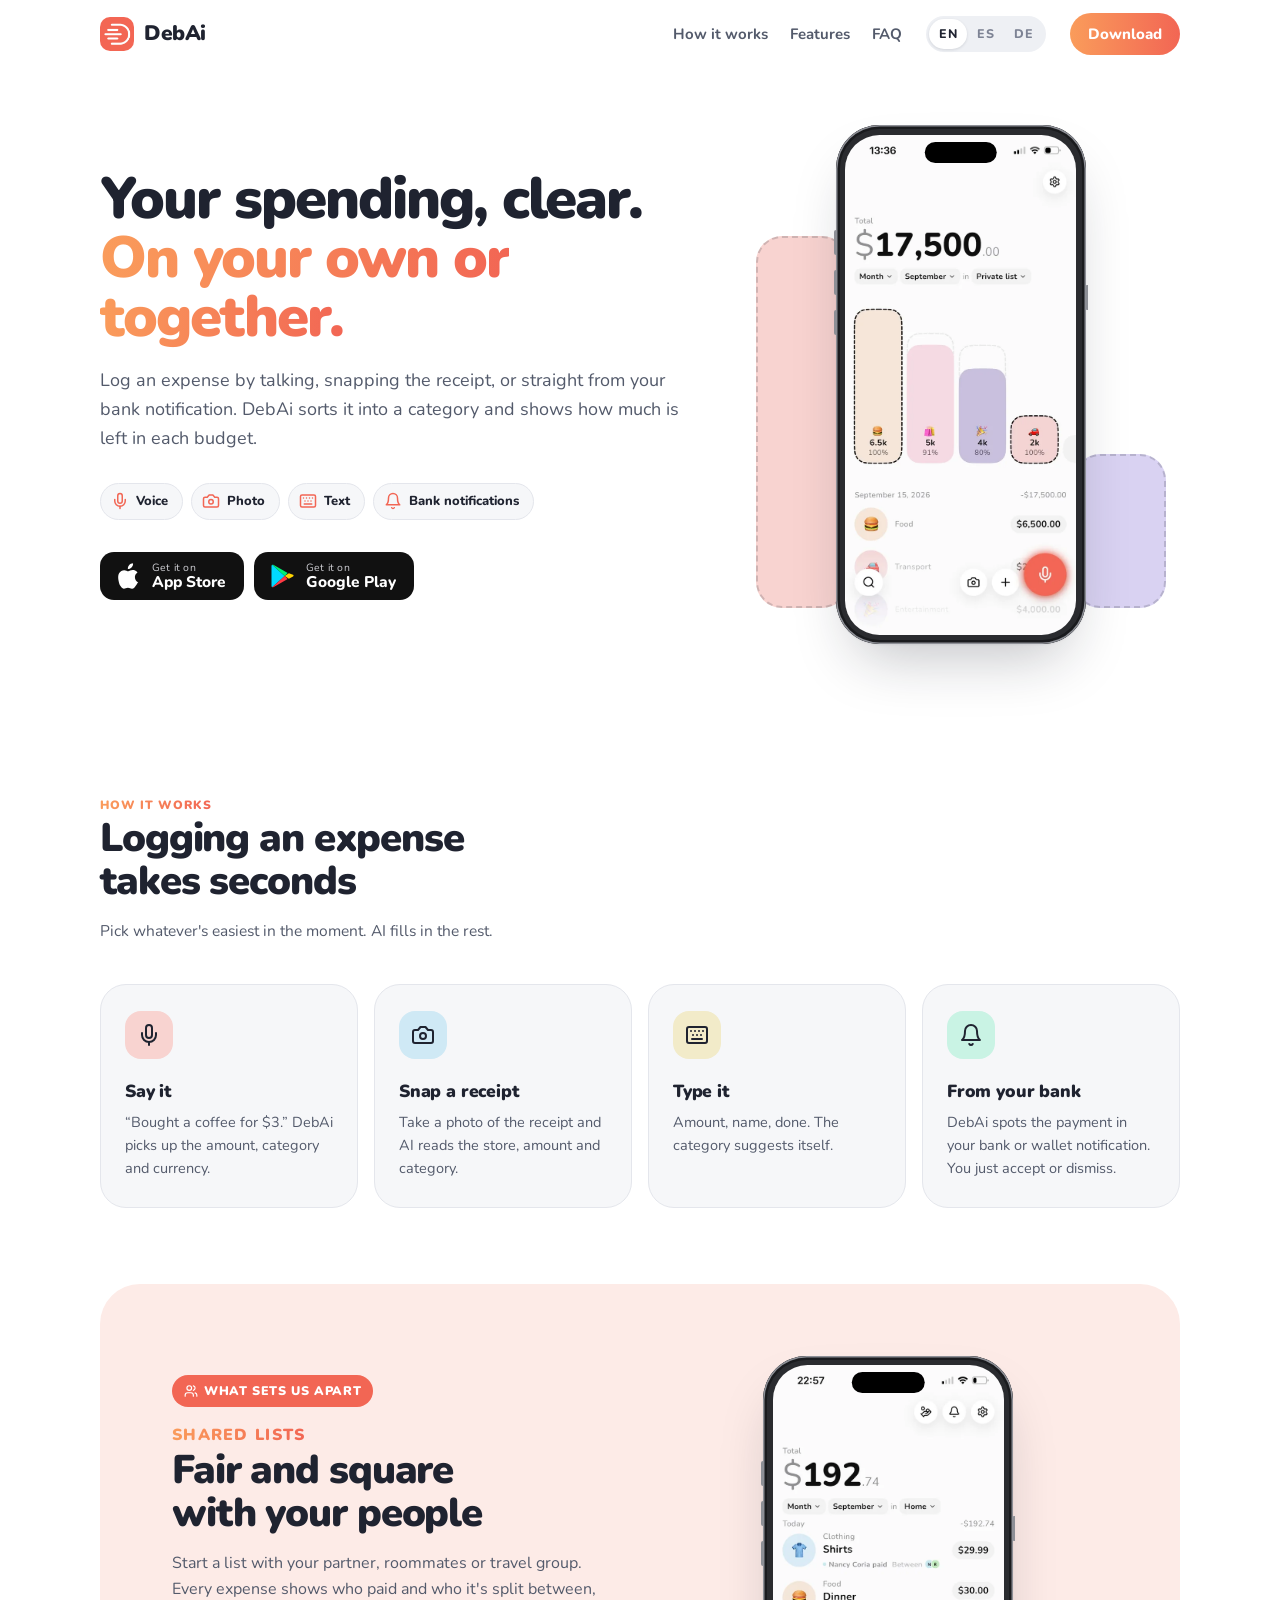
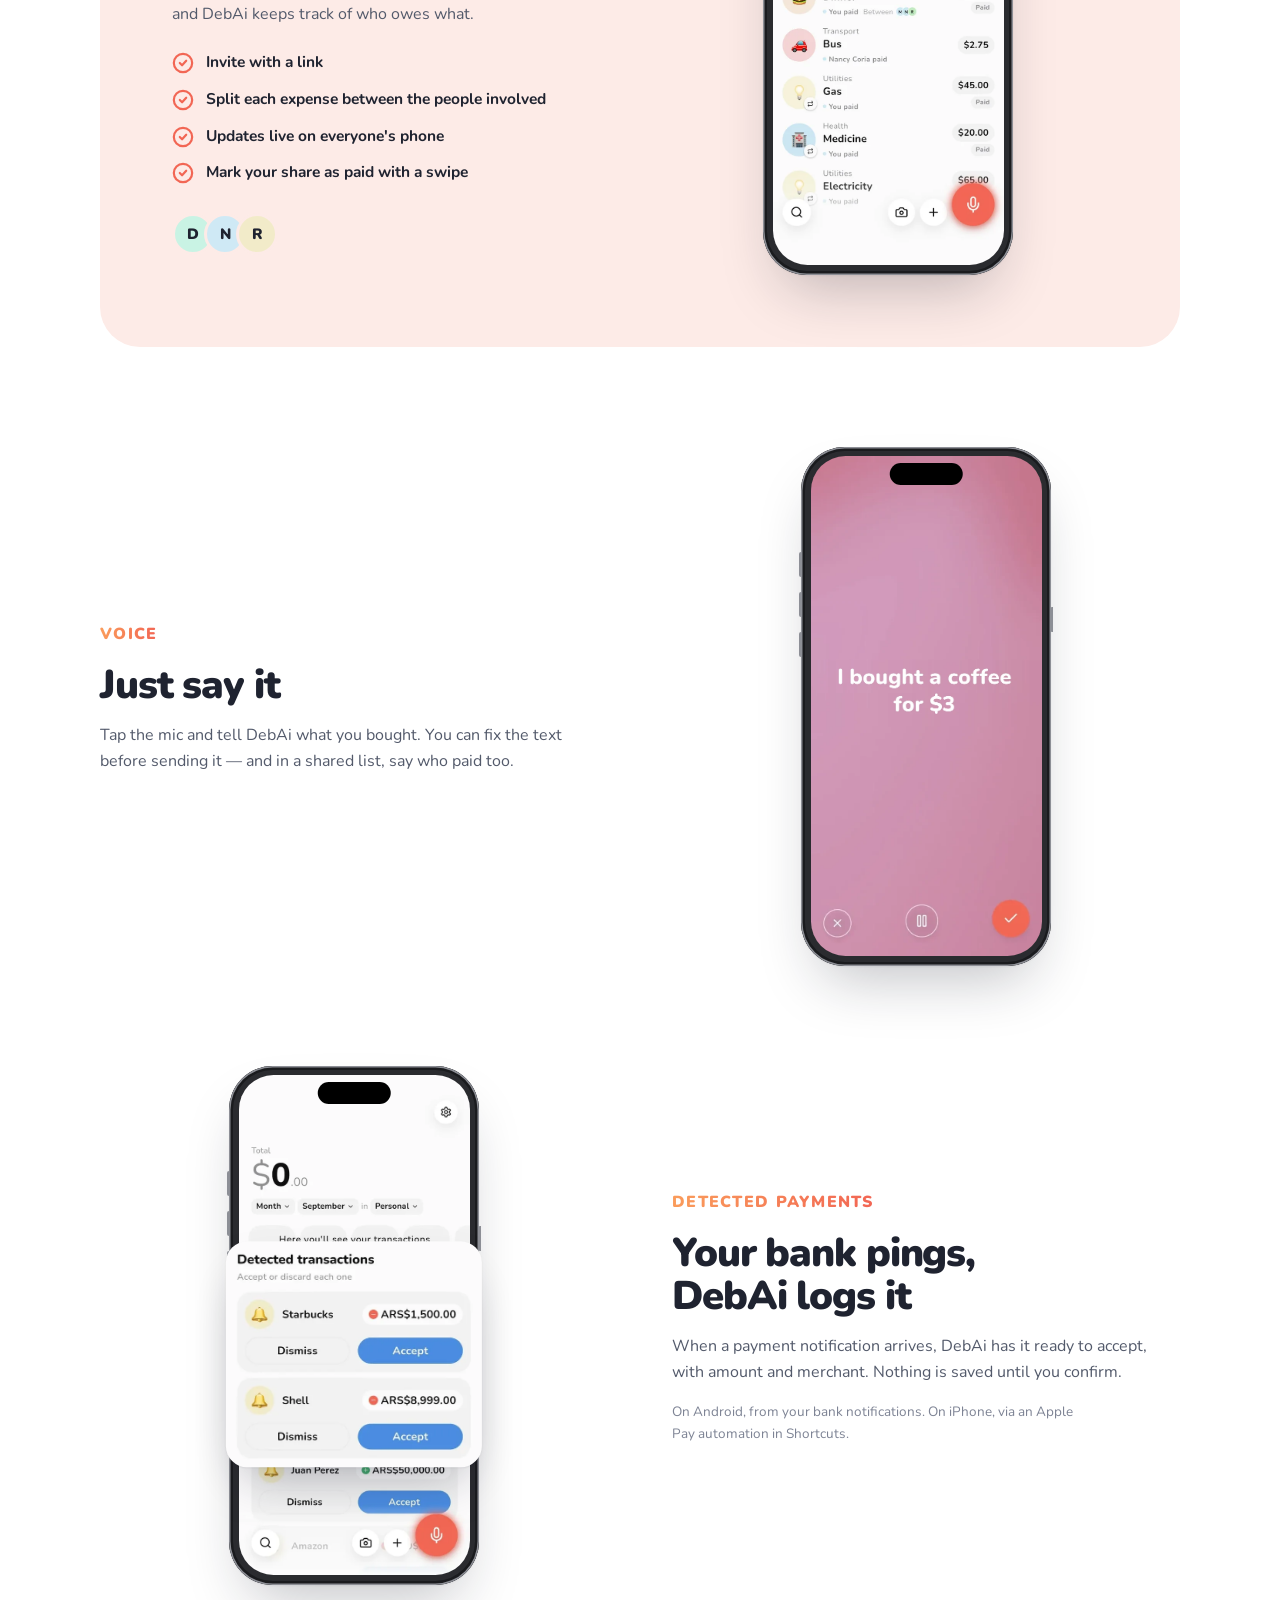
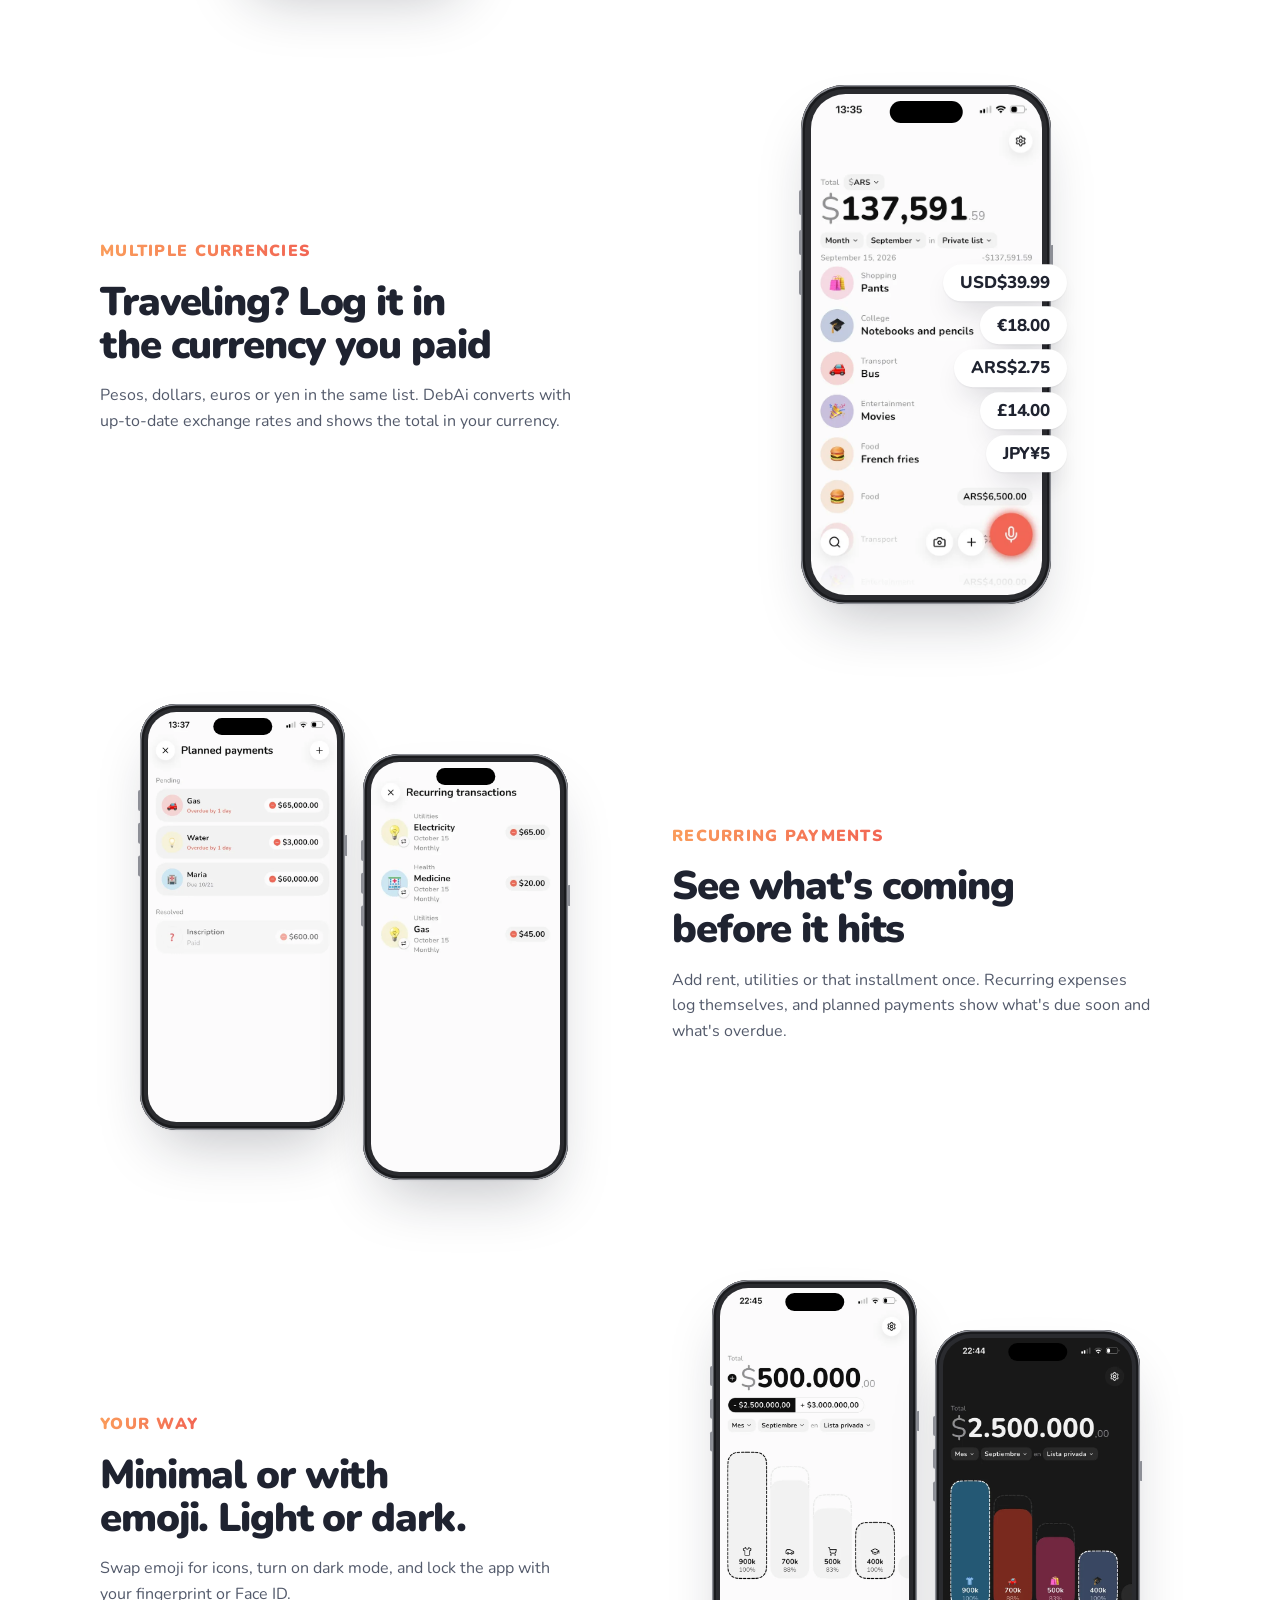
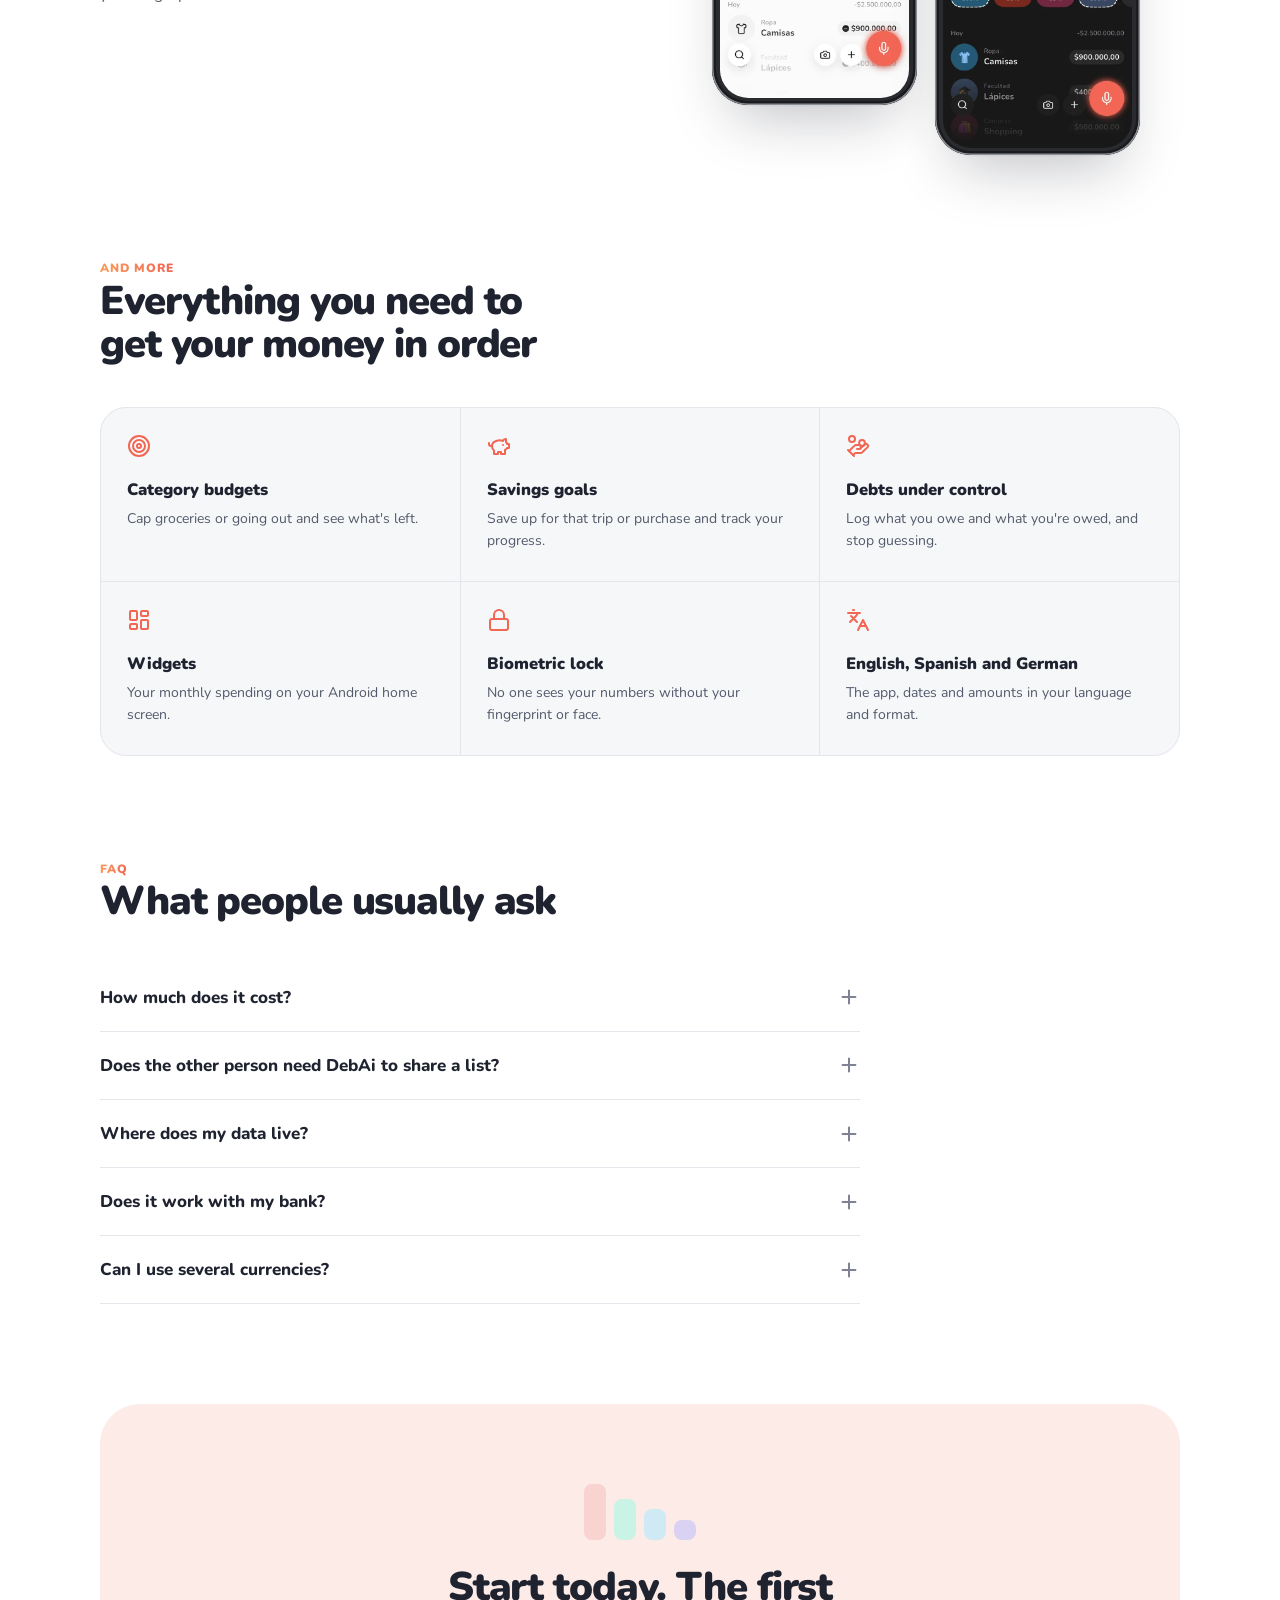
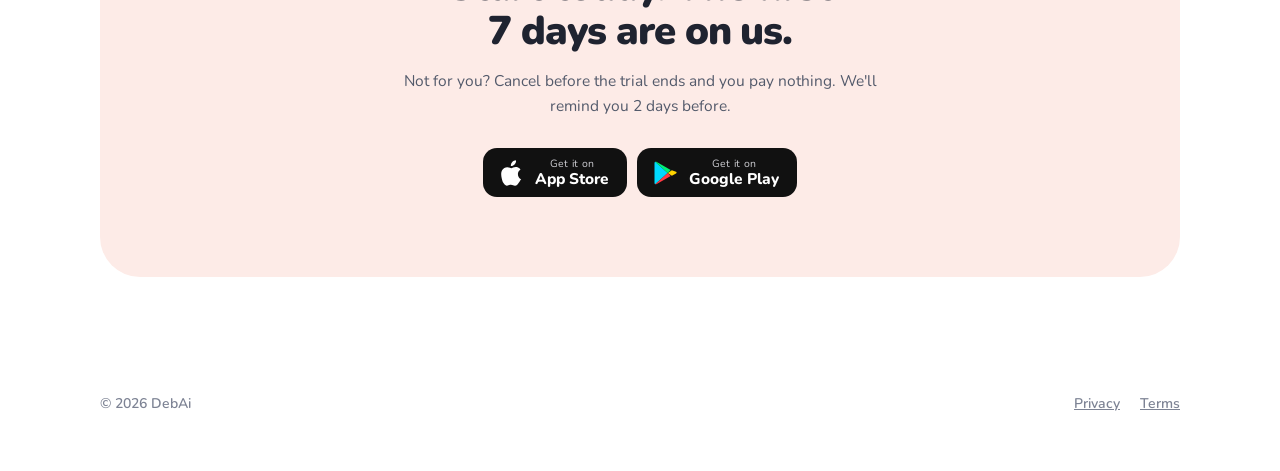
<file: index.html>
<!doctype html>
<html lang="en">
<head>
  <meta charset="utf-8" />
  <meta name="viewport" content="width=device-width, initial-scale=1, viewport-fit=cover" />
  <title>AI Expense Tracker &amp; Shared Budgets | DebAi App</title>
  <meta name="description" content="DebAi, the app to track expenses with AI: log them by voice, receipt photo or bank notification. Shared lists to split expenses with anyone. 7-day free trial on iPhone and Android." />
  <meta name="robots" content="index, follow, max-image-preview:large" />
  <link rel="canonical" href="https://debai.app/" />
  <link rel="alternate" hreflang="en" href="https://debai.app/" />
  <link rel="alternate" hreflang="es" href="https://debai.app/es/" />
  <link rel="alternate" hreflang="de" href="https://debai.app/de/" />
  <link rel="alternate" hreflang="x-default" href="https://debai.app/" />
  <meta name="theme-color" content="#F26654" />
  <meta name="application-name" content="DebAi" />
  <meta name="apple-itunes-app" content="app-id=6796000118" />

  <meta property="og:type" content="website" />
  <meta property="og:site_name" content="DebAi" />
  <meta property="og:url" content="https://debai.app/" />
  <meta property="og:title" content="AI Expense Tracker &amp; Shared Budgets | DebAi App" />
  <meta property="og:description" content="DebAi, the app to track expenses with AI: log them by voice, receipt photo or bank notification. Shared lists to split expenses with anyone. 7-day free trial on iPhone and Android." />
  <meta property="og:locale" content="en_US" />
  <meta property="og:locale:alternate" content="es_LA" />
  <meta property="og:locale:alternate" content="de_DE" />
  <meta property="og:image" content="https://debai.app/assets/og-en.png" />
  <meta property="og:image:width" content="1200" />
  <meta property="og:image:height" content="630" />
  <meta property="og:image:alt" content="DebAi: your spending, clear, on your own or together" />
  <meta name="twitter:card" content="summary_large_image" />
  <meta name="twitter:title" content="AI Expense Tracker &amp; Shared Budgets | DebAi App" />
  <meta name="twitter:description" content="DebAi, the app to track expenses with AI: log them by voice, receipt photo or bank notification. Shared lists to split expenses with anyone. 7-day free trial on iPhone and Android." />
  <meta name="twitter:image" content="https://debai.app/assets/og-en.png" />

  <link rel="icon" href="favicon-32.png" type="image/png" sizes="32x32" />
  <link rel="icon" href="favicon-192.png" type="image/png" sizes="192x192" />
  <link rel="apple-touch-icon" href="apple-touch-icon.png" />
  <link rel="preload" href="assets/nunito-latin.woff" as="font" type="font/woff" crossorigin />
  <link rel="preload" href="assets/screens/home-en.webp" as="image" fetchpriority="high" />

  <script type="application/ld+json">{"@context": "https://schema.org", "@graph": [{"@type": "Organization", "@id": "https://debai.app/#organization", "name": "DebAi", "url": "https://debai.app/", "logo": "https://debai.app/favicon-192.png", "sameAs": ["https://apps.apple.com/app/id6796000118", "https://play.google.com/store/apps/details?id=com.debai.app"]}, {"@type": "WebSite", "@id": "https://debai.app/#website", "url": "https://debai.app/", "name": "DebAi", "alternateName": "DebAi App", "inLanguage": "en", "publisher": {"@id": "https://debai.app/#organization"}}, {"@type": "MobileApplication", "name": "DebAi", "description": "AI expense tracker. Log expenses by voice, receipt photo or bank notification, and share lists to split expenses with your partner, roommates or friends.", "operatingSystem": "iOS, Android", "applicationCategory": "FinanceApplication", "inLanguage": ["es", "en", "de"], "image": "https://debai.app/assets/og-en.png", "installUrl": ["https://apps.apple.com/app/id6796000118", "https://play.google.com/store/apps/details?id=com.debai.app"], "offers": {"@type": "Offer", "price": "0", "priceCurrency": "USD"}, "publisher": {"@id": "https://debai.app/#organization"}}]}</script>
  <style>
    @font-face {
      font-family: "Nunito";
      src: url("assets/nunito-latin.woff") format("woff");
      font-weight: 200 1000;
      font-style: normal;
      font-display: swap;
    }

    /* La web es blanca siempre: no sigue el modo oscuro del dispositivo */
    :root {
      --bg: #ffffff;
      --surface: #f6f7f9;
      --surface-2: #eef0f4;
      --text: #1f2330;
      --text-soft: #535a6b;
      --muted: #7d8394;
      --border: #e4e6ec;
      --brand: #f26654;
      --brand-ink: #d8483a;
      --brand-soft: #fdebe7;
      /* Degradé de marca, de derecha a izquierda: coral a la derecha → naranja a la izquierda */
      --brand-gradient: linear-gradient(270deg, #f26654, #fa9c5b);
      --mint: #c9f3e4;
      --sky: #cfe9f5;
      --lemon: #f2ebc9;
      --rose: #f8d3d0;
      --lilac: #d9d2f2;
      --titanium: #2a2b2f;
      --titanium-edge: #8d8f96;
      --badge: #111111;
      --shadow: 0 1px 2px rgba(20, 24, 40, .05), 0 30px 60px -20px rgba(20, 24, 40, .28);
      color-scheme: light;
    }

    * { box-sizing: border-box; }
    html { scroll-behavior: smooth; }
    @media (prefers-reduced-motion: reduce) {
      html { scroll-behavior: auto; }
      *, *::before, *::after { animation: none !important; transition: none !important; }
    }

    body {
      margin: 0;
      font-family: "Nunito", -apple-system, BlinkMacSystemFont, "Segoe UI", sans-serif;
      color: var(--text);
      background: var(--bg);
      font-size: 15.5px;
      line-height: 1.6;
      overflow-x: hidden;
    }
    img { max-width: 100%; display: block; }
    a { color: inherit; }
    :focus-visible { outline: 3px solid var(--brand); outline-offset: 3px; border-radius: 8px; }

    .wrap { max-width: 1120px; margin: 0 auto; padding-inline: 20px; }

    /* ---------- Nav ---------- */
    .nav {
      position: sticky;
      top: env(safe-area-inset-top, 0px);
      z-index: 10;
      background: color-mix(in srgb, var(--bg) 86%, transparent);
      backdrop-filter: saturate(1.4) blur(14px);
      -webkit-backdrop-filter: saturate(1.4) blur(14px);
      border-bottom: 1px solid transparent;
    }
    .nav .wrap { display: flex; align-items: center; gap: 24px; height: 68px; }
    .logo { display: flex; align-items: center; gap: 10px; text-decoration: none; font-weight: 900; font-size: 21px; letter-spacing: -.02em; }
    .logo img { width: 34px; height: 34px; border-radius: 10px; }
    .nav-links { display: flex; gap: 22px; margin-left: auto; }
    .nav-links a { text-decoration: none; color: var(--text-soft); font-weight: 700; font-size: 15px; }
    .nav-links a:hover { color: var(--text); }
    .lang { display: flex; background: var(--surface-2); border-radius: 999px; padding: 3px; }
    .lang a {
      font-size: 12.5px; font-weight: 800; letter-spacing: .04em; text-decoration: none;
      color: var(--muted); padding: 5px 10px; border-radius: 999px;
    }
    .lang a:hover { color: var(--text); }
    .lang a[aria-current="page"] { background: var(--bg); color: var(--text); box-shadow: 0 1px 3px rgba(20,24,40,.12); }
    .nav-cta {
      text-decoration: none; background: var(--brand-gradient); color: #fff; font-weight: 800; font-size: 15px;
      padding: 9px 18px; border-radius: 999px; white-space: nowrap;
    }
    .nav-cta:hover { filter: brightness(.95); }
    @media (max-width: 820px) {
      .nav-links { display: none; }
      .lang { margin-left: auto; }
    }
    @media (max-width: 420px) {
      .nav-cta { display: none; }
    }

    /* ---------- Hero ---------- */
    .hero { padding-block: 56px 72px; }
    .hero .wrap { display: grid; grid-template-columns: 1.15fr .85fr; gap: 48px; align-items: center; }
    h1 {
      font-size: clamp(34px, 5.2vw, 58px); font-weight: 900; letter-spacing: -.035em; line-height: 1.02;
      margin: 0 0 20px; text-wrap: balance;
    }
    h1 em, .kicker {
      font-style: normal; color: var(--brand);
      background: var(--brand-gradient); -webkit-background-clip: text; background-clip: text;
      -webkit-text-fill-color: transparent;
    }
    h1 em { -webkit-box-decoration-break: clone; box-decoration-break: clone; }
    .lead { font-size: clamp(16px, 1.5vw, 18px); color: var(--text-soft); max-width: 36em; margin: 0 0 30px; }
    .ways { display: flex; flex-wrap: wrap; gap: 8px; margin: 0 0 32px; padding: 0; list-style: none; }
    .ways li {
      display: inline-flex; align-items: center; gap: 7px; font-weight: 800; font-size: 13px;
      background: var(--surface); border: 1px solid var(--border); border-radius: 999px; padding: 7px 14px 7px 10px;
    }
    .ways svg { width: 18px; height: 18px; color: var(--brand); }

    .badges { display: flex; gap: 10px; flex-wrap: wrap; }
    .badge {
      display: inline-flex; align-items: center; gap: 10px; padding: 10px 18px 10px 14px; border-radius: 14px;
      background: var(--badge); color: #fff; text-decoration: none; line-height: 1.1;
      transition: transform .15s ease;
    }
    .badge:hover { transform: translateY(-2px); }
    .badge svg { width: 28px; height: 28px; flex-shrink: 0; }
    .badge small { display: block; font-size: 10.5px; color: #cfcfd4; letter-spacing: .02em; }
    .badge b { display: block; font-size: 15.5px; font-weight: 800; }

    /* Barras de tope detrás del teléfono: el visual del home de la app */
    .stage { position: relative; display: flex; justify-content: center; align-items: flex-end; min-height: 500px; }
    .bars {
      position: absolute; inset: auto 0 36px 0; height: 78%;
      display: flex; align-items: flex-end; justify-content: center; gap: 14px;
    }
    .bar {
      width: 21%; max-width: 104px; border-radius: 26px; border: 2px dashed rgba(31,35,48,.18);
      transform-origin: bottom; animation: rise .9s cubic-bezier(.2,.9,.3,1.15) both;
    }
    .bar:nth-child(1) { height: 92%; background: var(--rose); animation-delay: .05s; }
    .bar:nth-child(2) { height: 70%; background: var(--mint); animation-delay: .12s; }
    .bar:nth-child(3) { height: 54%; background: var(--sky); animation-delay: .19s; }
    .bar:nth-child(4) { height: 38%; background: var(--lilac); animation-delay: .26s; }
    @keyframes rise { from { transform: scaleY(.35); } to { transform: scaleY(1); } }
    .stage .phone { position: relative; z-index: 1; }

    /* ---------- iPhone ----------
       Todo escala con --w. El alto lo da la captura (height:auto), así la
       pantalla muestra la imagen completa, sin recortes. */
    .phone {
      --w: min(250px, 70vw);
      position: relative; flex-shrink: 0;
      width: var(--w); padding: calc(var(--w) * .038);
      background: var(--titanium);
      border-radius: calc(var(--w) * .175);
      box-shadow:
        inset 0 0 0 1.5px var(--titanium-edge),
        inset 0 0 0 4px #1a1b1e,
        var(--shadow);
    }
    .phone.sm { --w: min(205px, 40vw); }
    .phone img {
      width: 100%; height: auto; display: block; background: #fff;
      border-radius: calc(var(--w) * .138);
    }
    /* Dynamic Island */
    .phone::after {
      content: ""; position: absolute; left: 50%; transform: translateX(-50%);
      top: calc(var(--w) * .066); width: calc(var(--w) * .29); height: calc(var(--w) * .085);
      background: #000; border-radius: 999px;
    }
    /* Botones laterales: acción + volumen a la izquierda, encendido a la derecha */
    .phone::before {
      content: ""; position: absolute; left: -2px; top: calc(var(--w) * .42);
      width: 3px; height: calc(var(--w) * .1); border-radius: 2px 0 0 2px; background: var(--titanium-edge);
      box-shadow:
        0 calc(var(--w) * .16) 0 0 var(--titanium-edge),
        0 calc(var(--w) * .32) 0 0 var(--titanium-edge),
        calc(var(--w) + 1px) calc(var(--w) * .22) 0 0 var(--titanium-edge);
    }

    /* ---------- Sections ---------- */
    section { padding-block: 76px; }
    .kicker { display: inline-block; font-weight: 900; font-size: 12px; letter-spacing: .08em; text-transform: uppercase; margin: 0 0 10px; }
    h2 { font-size: clamp(27px, 3.4vw, 40px); font-weight: 900; letter-spacing: -.028em; line-height: 1.08; margin: 0 0 16px; text-wrap: balance; }
    .sec-head { max-width: 600px; margin-bottom: 40px; }
    .sec-head p { color: var(--text-soft); margin: 0; }

    /* Cómo se anota */
    .grid4 { display: grid; grid-template-columns: repeat(4, 1fr); gap: 16px; }
    .way { background: var(--surface); border: 1px solid var(--border); border-radius: 26px; padding: 26px 24px; }
    .way .ic {
      width: 48px; height: 48px; border-radius: 16px; display: grid; place-items: center; margin-bottom: 18px; color: var(--text);
    }
    .way:nth-child(1) .ic { background: var(--rose); }
    .way:nth-child(2) .ic { background: var(--sky); }
    .way:nth-child(3) .ic { background: var(--lemon); }
    .way:nth-child(4) .ic { background: var(--mint); }
    .way .ic svg { width: 24px; height: 24px; color: #1f2330; }
    .way h3 { font-size: 17.5px; font-weight: 900; margin: 0 0 6px; letter-spacing: -.01em; }
    .way p { margin: 0; color: var(--text-soft); font-size: 14.5px; }
    @media (max-width: 960px) { .grid4 { grid-template-columns: repeat(2, 1fr); } }
    @media (max-width: 520px) { .grid4 { grid-template-columns: 1fr; } }

    /* Filas de feature */
    .feature { display: grid; grid-template-columns: 1fr 1fr; gap: 64px; align-items: center; }
    .feature + .feature { margin-top: 100px; }
    .feature.flip .copy { order: 2; }
    .feature .copy p { color: var(--text-soft); font-size: 16px; margin: 0 0 16px; max-width: 30em; }
    .feature .shots { display: flex; justify-content: center; align-items: flex-start; gap: 18px; }
    .feature .shots .phone.sm:nth-child(2) { margin-top: 50px; }
    /* ---------- Piezas que sobresalen del teléfono ----------
       Van encima de la captura, en coordenadas de la imagen (600×1299): top en % del alto,
       left/right en % del ancho. Cada idioma tiene su captura, así que cada uno su posición. */
    .pops { position: absolute; inset: calc(var(--w) * .038); z-index: 2; pointer-events: none; }
    .fx-pop {
      position: absolute; right: -11%; top: var(--y); transform: translateY(-50%);
      background: #fff; color: var(--text); font-weight: 800; letter-spacing: -.01em; white-space: nowrap;
      font-size: calc(var(--w) * .068); line-height: 1; padding: .6em 1em; border-radius: 999px;
      box-shadow: 0 1px 2px rgba(20, 24, 40, .06), 0 14px 30px -12px rgba(20, 24, 40, .3);
    }
    .fx-pop:nth-child(1) { --y: 43.34%; }
    .fx-pop:nth-child(2) { --y: 51.89%; }
    .fx-pop:nth-child(3) { --y: 60.43%; }
    .fx-pop:nth-child(4) { --y: 68.98%; }
    .fx-pop:nth-child(5) { --y: 77.52%; }
    :is(html[lang="en"], html[lang="de"]) .fx-pop:nth-child(1) { --y: 37.64%; }
    :is(html[lang="en"], html[lang="de"]) .fx-pop:nth-child(2) { --y: 46.19%; }
    :is(html[lang="en"], html[lang="de"]) .fx-pop:nth-child(3) { --y: 54.73%; }
    :is(html[lang="en"], html[lang="de"]) .fx-pop:nth-child(4) { --y: 63.28%; }
    :is(html[lang="en"], html[lang="de"]) .fx-pop:nth-child(5) { --y: 71.82%; }
    /* La card de movimientos detectados es un recorte agrandado de la misma captura */
    .bank-pop {
      --x0: 18; --y0: 516; --cw: 564; --ch: 482;
      position: absolute; left: 50%; top: calc((var(--y0) + var(--ch) / 2) / 1299 * 100%);
      width: calc(var(--cw) / 600 * 118%); transform: translate(-50%, -50%);
      padding: calc(var(--w) * .03) calc(var(--w) * .02); background: #fcfbfc; border-radius: calc(var(--w) * .085);
      box-shadow: 0 1px 2px rgba(20, 24, 40, .06), 0 24px 50px -18px rgba(20, 24, 40, .35);
    }
    :is(html[lang="en"], html[lang="de"]) .bank-pop { --y0: 484; }
    .bank-pop div { aspect-ratio: var(--cw) / var(--ch); overflow: hidden; }
    .bank-pop img {
      width: calc(600 / var(--cw) * 100%); max-width: none; height: auto;
      margin-left: calc(var(--x0) / var(--cw) * -100%); margin-top: calc(var(--y0) / var(--cw) * -100%);
    }
    /* Entrada al llegar con el scroll (solo con JS: sin JS se ven quietas) */
    .js-pops .pops > * { transition: opacity .5s ease, translate .6s cubic-bezier(.2, .9, .3, 1.15); }
    .js-pops .pops:not(.shown) > * { opacity: 0; translate: -14% 0; }
    .js-pops .pops:not(.shown) > .bank-pop { translate: 0 12%; }
    .fx-pop:nth-child(2) { transition-delay: .07s; }
    .fx-pop:nth-child(3) { transition-delay: .14s; }
    .fx-pop:nth-child(4) { transition-delay: .21s; }
    .fx-pop:nth-child(5) { transition-delay: .28s; }
    .note { font-size: 13.5px !important; color: var(--muted) !important; }
    .checks { list-style: none; padding: 0; margin: 22px 0 0; display: grid; gap: 12px; }
    .checks li { display: flex; gap: 12px; align-items: flex-start; font-weight: 700; }
    .checks svg { width: 22px; height: 22px; flex-shrink: 0; color: var(--brand); margin-top: 2px; }
    @media (max-width: 860px) {
      .feature { grid-template-columns: 1fr; gap: 40px; }
      .feature.flip .copy { order: 0; }
      .feature + .feature { margin-top: 88px; }
    }

    /* Banda compartida — el diferencial */
    .band {
      background: var(--brand-soft); border-radius: 40px; padding: clamp(36px, 6vw, 72px);
      display: grid; grid-template-columns: 1fr 1fr; gap: 56px; align-items: center;
    }
    .band .pill {
      display: inline-flex; align-items: center; gap: 6px; background: var(--brand); color: #fff;
      font-weight: 900; font-size: 12.5px; letter-spacing: .05em; text-transform: uppercase;
      padding: 6px 12px; border-radius: 999px; margin-bottom: 16px;
    }
    .band .kicker { display: block; width: fit-content; }
    .band p { color: var(--text-soft); font-size: 16px; margin: 0; max-width: 30em; }
    .band .shots { display: flex; justify-content: center; }
    .avatars { display: flex; margin-top: 28px; }
    .avatars span {
      width: 42px; height: 42px; border-radius: 50%; display: grid; place-items: center;
      font-weight: 900; font-size: 15px; color: #1f2330; border: 3px solid var(--brand-soft); margin-left: -10px;
    }
    .avatars span:first-child { margin-left: 0; background: var(--mint); }
    .avatars span:nth-child(2) { background: var(--sky); }
    .avatars span:nth-child(3) { background: var(--lemon); }
    @media (max-width: 860px) { .band { grid-template-columns: 1fr; } }

    /* Y además */
    .extras { display: grid; grid-template-columns: repeat(3, 1fr); gap: 1px; background: var(--border); border: 1px solid var(--border); border-radius: 26px; overflow: hidden; }
    .extra { background: var(--surface); padding: 26px 26px 28px; }
    .extra svg { width: 24px; height: 24px; color: var(--brand); margin-bottom: 12px; }
    .extra h3 { margin: 0 0 4px; font-size: 16.5px; font-weight: 900; }
    .extra p { margin: 0; color: var(--text-soft); font-size: 14px; }
    @media (max-width: 860px) { .extras { grid-template-columns: repeat(2, 1fr); } }
    @media (max-width: 520px) { .extras { grid-template-columns: 1fr; } }

    /* FAQ */
    .faq { max-width: 760px; }
    .faq details { border-bottom: 1px solid var(--border); }
    .faq summary {
      list-style: none; cursor: pointer; display: flex; justify-content: space-between; align-items: center; gap: 16px;
      padding: 20px 0; font-weight: 800; font-size: 17px;
    }
    .faq summary::-webkit-details-marker { display: none; }
    .faq summary svg { width: 22px; height: 22px; flex-shrink: 0; color: var(--muted); transition: transform .2s ease; }
    .faq details[open] summary svg { transform: rotate(45deg); color: var(--brand); }
    .faq details p { margin: 0 0 22px; color: var(--text-soft); max-width: 40em; }

    /* CTA final */
    .final { text-align: center; }
    .final .card {
      background: var(--brand-soft); border-radius: 40px; padding: clamp(44px, 7vw, 80px) 24px;
    }
    .final h2 { max-width: 14em; margin-inline: auto; }
    .final p { color: var(--text-soft); margin: 0 auto 30px; max-width: 32em; }
    .final .badges { justify-content: center; }
    .final .mini-bars { display: flex; justify-content: center; gap: 8px; align-items: flex-end; height: 56px; margin-bottom: 26px; }
    .final .mini-bars i { width: 22px; border-radius: 8px; display: block; }
    .final .mini-bars i:nth-child(1) { height: 100%; background: var(--rose); }
    .final .mini-bars i:nth-child(2) { height: 74%; background: var(--mint); }
    .final .mini-bars i:nth-child(3) { height: 56%; background: var(--sky); }
    .final .mini-bars i:nth-child(4) { height: 36%; background: var(--lilac); }

    footer { padding-block: 40px 56px; color: var(--muted); font-size: 14px; font-weight: 600; }
    footer .wrap { display: flex; flex-wrap: wrap; gap: 12px 24px; align-items: center; }
    footer nav { display: flex; gap: 20px; margin-left: auto; }
    footer a { color: var(--muted); }
    footer a:hover { color: var(--text); }

    @media (max-width: 860px) {
      .hero { padding-block: 32px 56px; }
      .hero .wrap { grid-template-columns: 1fr; gap: 40px; }
      .stage { min-height: 0; padding-top: 20px; }
      section { padding-block: 64px; }
    }
  </style>
</head>
<body>

  <svg width="0" height="0" style="position:absolute" aria-hidden="true">
    <defs>
      <symbol id="i-mic" viewBox="0 0 24 24" fill="none" stroke="currentColor" stroke-width="2" stroke-linecap="round" stroke-linejoin="round"><path d="M12 2a3 3 0 0 0-3 3v7a3 3 0 0 0 6 0V5a3 3 0 0 0-3-3Z"/><path d="M19 10v2a7 7 0 0 1-14 0v-2"/><line x1="12" x2="12" y1="19" y2="22"/></symbol>
      <symbol id="i-camera" viewBox="0 0 24 24" fill="none" stroke="currentColor" stroke-width="2" stroke-linecap="round" stroke-linejoin="round"><path d="M14.5 4h-5L7 7H4a2 2 0 0 0-2 2v9a2 2 0 0 0 2 2h16a2 2 0 0 0 2-2V9a2 2 0 0 0-2-2h-3l-2.5-3z"/><circle cx="12" cy="13" r="3"/></symbol>
      <symbol id="i-keyboard" viewBox="0 0 24 24" fill="none" stroke="currentColor" stroke-width="2" stroke-linecap="round" stroke-linejoin="round"><path d="M10 8h.01M12 12h.01M14 8h.01M16 12h.01M18 8h.01M6 8h.01M7 16h10M8 12h.01"/><rect width="20" height="16" x="2" y="4" rx="2"/></symbol>
      <symbol id="i-bell" viewBox="0 0 24 24" fill="none" stroke="currentColor" stroke-width="2" stroke-linecap="round" stroke-linejoin="round"><path d="M6 8a6 6 0 0 1 12 0c0 7 3 9 3 9H3s3-2 3-9"/><path d="M10.3 21a1.94 1.94 0 0 0 3.4 0"/></symbol>
      <symbol id="i-check" viewBox="0 0 24 24" fill="none" stroke="currentColor" stroke-width="2.4" stroke-linecap="round" stroke-linejoin="round"><circle cx="12" cy="12" r="10"/><path d="m8.5 12 2.5 2.5 4.5-5"/></symbol>
      <symbol id="i-plus" viewBox="0 0 24 24" fill="none" stroke="currentColor" stroke-width="2.2" stroke-linecap="round"><path d="M12 5v14M5 12h14"/></symbol>
      <symbol id="i-users" viewBox="0 0 24 24" fill="none" stroke="currentColor" stroke-width="2" stroke-linecap="round" stroke-linejoin="round"><path d="M16 21v-2a4 4 0 0 0-4-4H6a4 4 0 0 0-4 4v2"/><circle cx="9" cy="7" r="4"/><path d="M22 21v-2a4 4 0 0 0-3-3.87M16 3.13a4 4 0 0 1 0 7.75"/></symbol>
      <symbol id="i-target" viewBox="0 0 24 24" fill="none" stroke="currentColor" stroke-width="2" stroke-linecap="round" stroke-linejoin="round"><circle cx="12" cy="12" r="10"/><circle cx="12" cy="12" r="6"/><circle cx="12" cy="12" r="2"/></symbol>
      <symbol id="i-piggy" viewBox="0 0 24 24" fill="none" stroke="currentColor" stroke-width="2" stroke-linecap="round" stroke-linejoin="round"><path d="M19 5c-1.5 0-2.8 1.4-3 2-3.5-1.5-11-.3-11 5 0 1.8 0 3 2 4.5V20h4v-2h3v2h4v-4c1-.5 1.7-1 2-2h2v-4h-2c0-1-.5-1.5-1-2V5z"/><path d="M2 9v1c0 1.1.9 2 2 2h1"/><path d="M16 11h.01"/></symbol>
      <symbol id="i-handcoins" viewBox="0 0 24 24" fill="none" stroke="currentColor" stroke-width="2" stroke-linecap="round" stroke-linejoin="round"><path d="M11 15h2a2 2 0 1 0 0-4h-3c-.6 0-1.1.2-1.4.6L3 17"/><path d="m7 21 1.6-1.4c.3-.4.8-.6 1.4-.6h4c1.1 0 2.1-.4 2.8-1.2l4.6-4.4a2 2 0 0 0-2.75-2.91l-4.2 3.9"/><path d="m2 16 6 6"/><circle cx="16" cy="9" r="2.9"/><circle cx="6" cy="5" r="3"/></symbol>
      <symbol id="i-layout" viewBox="0 0 24 24" fill="none" stroke="currentColor" stroke-width="2" stroke-linecap="round" stroke-linejoin="round"><rect width="7" height="9" x="3" y="3" rx="1"/><rect width="7" height="5" x="14" y="3" rx="1"/><rect width="7" height="9" x="14" y="12" rx="1"/><rect width="7" height="5" x="3" y="16" rx="1"/></symbol>
      <symbol id="i-lock" viewBox="0 0 24 24" fill="none" stroke="currentColor" stroke-width="2" stroke-linecap="round" stroke-linejoin="round"><rect width="18" height="11" x="3" y="11" rx="2"/><path d="M7 11V7a5 5 0 0 1 10 0v4"/></symbol>
      <symbol id="i-languages" viewBox="0 0 24 24" fill="none" stroke="currentColor" stroke-width="2" stroke-linecap="round" stroke-linejoin="round"><path d="m5 8 6 6M4 14l6-6 2-3M2 5h12M7 2h1M22 22l-5-10-5 10M14 18h6"/></symbol>
    </defs>
  </svg>

  <header class="nav">
    <div class="wrap">
      <a class="logo" href="#top"><img src="legal/assets/icon.webp" alt="" width="34" height="34" />DebAi</a>
      <nav class="nav-links">
        <a href="#como">How it works</a>
        <a href="#funciones">Features</a>
        <a href="#preguntas">FAQ</a>
      </nav>
      <nav class="lang" aria-label="Language"><a href="./" hreflang="en" lang="en" aria-current="page">EN</a><a href="es/" hreflang="es" lang="es">ES</a><a href="de/" hreflang="de" lang="de">DE</a></nav>
      <a class="nav-cta" href="#descargar">Download</a>
    </div>
  </header>

  <main id="top">
    <div class="hero">
      <div class="wrap">
        <div>
          <h1>Your spending, clear.<br><em>On your own or together.</em></h1>
          <p class="lead">Log an expense by talking, snapping the receipt, or straight from your bank notification. DebAi sorts it into a category and shows how much is left in each budget.</p>
          <ul class="ways">
            <li><svg><use href="#i-mic"/></svg><span>Voice</span></li>
            <li><svg><use href="#i-camera"/></svg><span>Photo</span></li>
            <li><svg><use href="#i-keyboard"/></svg><span>Text</span></li>
            <li><svg><use href="#i-bell"/></svg><span>Bank notifications</span></li>
          </ul>
          <div class="badges">
            <a class="badge" href="https://apps.apple.com/app/id6796000118" target="_blank" rel="noopener">
              <svg viewBox="0 0 24 24" fill="currentColor" aria-hidden="true"><path d="M16.365 1.43c0 1.14-.493 2.27-1.177 3.08-.744.9-1.99 1.57-2.987 1.57-.12 0-.23-.02-.29-.03-.015-.06-.045-.226-.045-.394 0-1.13.559-2.27 1.208-2.99.744-.85 2.033-1.51 3.075-1.55.015.1.03.2.03.31zm4.09 16.05c-.075.15-.55 1.03-1.5 2.35-.998 1.5-2.033 2.99-3.5 3.02-1.42.03-1.88-.84-3.5-.84-1.63 0-2.14.81-3.49.87-1.41.06-2.5-1.620-3.5-3.12C3.98 16.63 2.7 12.24 4.5 9.36c.9-1.43 2.5-2.34 4.25-2.37 1.36-.03 2.64.9 3.5.9.85 0 2.42-1.11 4.08-.95.7.03 2.65.28 3.9 2.13-.1.06-2.33 1.34-2.3 4.05.02 3.13 2.8 4.36 2.83 4.38z"/></svg>
              <span><small>Get it on</small><b>App Store</b></span>
            </a>
            <a class="badge" href="https://play.google.com/store/apps/details?id=com.debai.app" target="_blank" rel="noopener">
              <svg viewBox="0 0 24 24" aria-hidden="true"><path fill="#00d9ff" d="M3.6 2.4 14.3 12 3.6 21.6c-.35-.2-.6-.58-.6-1.02V3.42c0-.44.25-.82.6-1.02z"/><path fill="#ffd400" d="M17.9 9.6 14.3 12l3.6 2.4 3.55-2c.6-.34.6-1.06 0-1.4z"/><path fill="#00f076" d="M14.3 12 3.6 2.4c.14-.08.3-.12.46-.12.16 0 .33.04.5.13l12.34 6.99z"/><path fill="#ff3a44" d="M14.3 12 3.6 21.6c.14.08.3.12.46.12.16 0 .33-.04.5-.13l12.34-6.99z"/></svg>
              <span><small>Get it on</small><b>Google Play</b></span>
            </a>
          </div>
        </div>
        <div class="stage">
          <div class="bars" aria-hidden="true"><span class="bar"></span><span class="bar"></span><span class="bar"></span><span class="bar"></span></div>
          <div class="phone"><img src="assets/screens/home-en.webp" alt="DebAi App home with the month&#x27;s total and category budgets" width="600" height="1299" fetchpriority="high" /></div>
        </div>
      </div>
    </div>

    <section id="como">
      <div class="wrap">
        <div class="sec-head">
          <p class="kicker">How it works</p>
          <h2>Logging an expense takes seconds</h2>
          <p>Pick whatever's easiest in the moment. AI fills in the rest.</p>
        </div>
        <div class="grid4">
          <article class="way">
            <div class="ic"><svg><use href="#i-mic"/></svg></div>
            <h3>Say it</h3>
            <p>“Bought a coffee for $3.” DebAi picks up the amount, category and currency.</p>
          </article>
          <article class="way">
            <div class="ic"><svg><use href="#i-camera"/></svg></div>
            <h3>Snap a receipt</h3>
            <p>Take a photo of the receipt and AI reads the store, amount and category.</p>
          </article>
          <article class="way">
            <div class="ic"><svg><use href="#i-keyboard"/></svg></div>
            <h3>Type it</h3>
            <p>Amount, name, done. The category suggests itself.</p>
          </article>
          <article class="way">
            <div class="ic"><svg><use href="#i-bell"/></svg></div>
            <h3>From your bank</h3>
            <p>DebAi spots the payment in your bank or wallet notification. You just accept or dismiss.</p>
          </article>
        </div>
      </div>
    </section>

    <section id="compartidas" style="padding-top: 0">
      <div class="wrap">
        <div class="band">
          <div>
            <span class="pill"><svg width="14" height="14"><use href="#i-users"/></svg><span>What sets us apart</span></span>
            <p class="kicker">Shared lists</p>
            <h2>Fair and square with your people</h2>
            <p>Start a list with your partner, roommates or travel group. Every expense shows who paid and who it's split between, and DebAi keeps track of who owes what.</p>
            <ul class="checks">
              <li><svg><use href="#i-check"/></svg><span>Invite with a link</span></li>
              <li><svg><use href="#i-check"/></svg><span>Split each expense between the people involved</span></li>
              <li><svg><use href="#i-check"/></svg><span>Updates live on everyone's phone</span></li>
              <li><svg><use href="#i-check"/></svg><span>Mark your share as paid with a swipe</span></li>
            </ul>
            <div class="avatars" aria-hidden="true"><span>D</span><span>N</span><span>R</span></div>
          </div>
          <div class="shots">
            <div class="phone"><img src="assets/screens/shared-en.webp" alt="Shared list showing who paid each expense" decoding="async" width="600" height="1299" /></div>
          </div>
        </div>
      </div>
    </section>

    <section id="funciones" style="padding-top: 24px">
      <div class="wrap">
        <div class="feature">
          <div class="copy">
            <p class="kicker">Voice</p>
            <h2>Just say it</h2>
            <p>Tap the mic and tell DebAi what you bought. You can fix the text before sending it — and in a shared list, say who paid too.</p>
          </div>
          <div class="shots"><div class="phone"><img src="assets/screens/voice-en.webp" alt="Voice capture screen" decoding="async" width="600" height="1299" /></div></div>
        </div>

        <div class="feature flip">
          <div class="copy">
            <p class="kicker">Detected payments</p>
            <h2>Your bank pings, DebAi logs it</h2>
            <p>When a payment notification arrives, DebAi has it ready to accept, with amount and merchant. Nothing is saved until you confirm.</p>
            <p class="note">On Android, from your bank notifications. On iPhone, via an Apple Pay automation in Shortcuts.</p>
          </div>
          <div class="shots">
            <div class="phone">
              <img src="assets/screens/bank-en.webp" alt="Payments detected from bank notifications" decoding="async" width="600" height="1299" />
              <div class="pops" aria-hidden="true">
                <div class="bank-pop"><div><img src="assets/screens/bank-en.webp" alt="" decoding="async" width="600" height="1299" /></div></div>
              </div>
            </div>
          </div>
        </div>

        <div class="feature">
          <div class="copy">
            <p class="kicker">Multiple currencies</p>
            <h2>Traveling? Log it in the currency you paid</h2>
            <p>Pesos, dollars, euros or yen in the same list. DebAi converts with up-to-date exchange rates and shows the total in your currency.</p>
          </div>
          <div class="shots">
            <div class="phone">
              <img src="assets/screens/currencies-en.webp" alt="Expenses in several currencies" decoding="async" width="600" height="1299" />
              <div class="pops" aria-hidden="true">
                <span class="fx-pop">USD$39.99</span>
                <span class="fx-pop">€18.00</span>
                <span class="fx-pop">ARS$2.75</span>
                <span class="fx-pop">£14.00</span>
                <span class="fx-pop">JPY¥5</span>
              </div>
            </div>
          </div>
        </div>

        <div class="feature flip">
          <div class="copy">
            <p class="kicker">Recurring payments</p>
            <h2>See what's coming before it hits</h2>
            <p>Add rent, utilities or that installment once. Recurring expenses log themselves, and planned payments show what's due soon and what's overdue.</p>
          </div>
          <div class="shots">
            <div class="phone sm"><img src="assets/screens/planned-en.webp" alt="Planned payments" decoding="async" width="600" height="1299" /></div>
            <div class="phone sm"><img src="assets/screens/recurring-en.webp" alt="Recurring expenses" decoding="async" width="600" height="1299" /></div>
          </div>
        </div>

        <div class="feature">
          <div class="copy">
            <p class="kicker">Your way</p>
            <h2>Minimal or with emoji. Light or dark.</h2>
            <p>Swap emoji for icons, turn on dark mode, and lock the app with your fingerprint or Face ID.</p>
          </div>
          <div class="shots">
            <div class="phone sm"><img src="assets/screens/minimal-es.webp" alt="Minimal mode with icons" decoding="async" width="600" height="1299" /></div>
            <div class="phone sm"><img src="assets/screens/dark-es.webp" alt="Dark mode" decoding="async" width="600" height="1299" /></div>
          </div>
        </div>
      </div>
    </section>

    <section style="padding-top: 24px">
      <div class="wrap">
        <div class="sec-head">
          <p class="kicker">And more</p>
          <h2>Everything you need to get your money in order</h2>
        </div>
        <div class="extras">
          <div class="extra"><svg><use href="#i-target"/></svg><h3>Category budgets</h3><p>Cap groceries or going out and see what's left.</p></div>
          <div class="extra"><svg><use href="#i-piggy"/></svg><h3>Savings goals</h3><p>Save up for that trip or purchase and track your progress.</p></div>
          <div class="extra"><svg><use href="#i-handcoins"/></svg><h3>Debts under control</h3><p>Log what you owe and what you're owed, and stop guessing.</p></div>
          <div class="extra"><svg><use href="#i-layout"/></svg><h3>Widgets</h3><p>Your monthly spending on your Android home screen.</p></div>
          <div class="extra"><svg><use href="#i-lock"/></svg><h3>Biometric lock</h3><p>No one sees your numbers without your fingerprint or face.</p></div>
          <div class="extra"><svg><use href="#i-languages"/></svg><h3>English, Spanish and German</h3><p>The app, dates and amounts in your language and format.</p></div>
        </div>
      </div>
    </section>

    <section id="preguntas" style="padding-top: 24px">
      <div class="wrap">
        <div class="sec-head">
          <p class="kicker">FAQ</p>
          <h2>What people usually ask</h2>
        </div>
        <div class="faq">
          <details><summary><span>How much does it cost?</span><svg><use href="#i-plus"/></svg></summary><p>There's a monthly and a yearly plan, both available in the app. The yearly plan comes with 7 days free: the store doesn't charge you until they're over, and we'll remind you 2 days before.</p></details>
          <details><summary><span>Does the other person need DebAi to share a list?</span><svg><use href="#i-plus"/></svg></summary><p>Yes. Send them the invite link, they install the app and land right in the list.</p></details>
          <details><summary><span>Where does my data live?</span><svg><use href="#i-plus"/></svg></summary><p>Your data lives on your phone and, with an active subscription, is backed up to the cloud so you don't lose it when you switch devices.</p></details>
          <details><summary><span>Does it work with my bank?</span><svg><use href="#i-plus"/></svg></summary><p>On Android, DebAi reads payment notifications from your bank or wallet. If one isn't recognized, you can still log it by voice, photo or by hand.</p></details>
          <details><summary><span>Can I use several currencies?</span><svg><use href="#i-plus"/></svg></summary><p>Yes. Each expense keeps the currency you paid in, and each list shows the total in the currency you choose.</p></details>
        </div>
      </div>
    </section>

    <section id="descargar" class="final" style="padding-top: 24px">
      <div class="wrap">
        <div class="card">
          <div class="mini-bars" aria-hidden="true"><i></i><i></i><i></i><i></i></div>
          <h2>Start today. The first 7 days are on us.</h2>
          <p>Not for you? Cancel before the trial ends and you pay nothing. We'll remind you 2 days before.</p>
          <div class="badges">
            <a class="badge" href="https://apps.apple.com/app/id6796000118" target="_blank" rel="noopener">
              <svg viewBox="0 0 24 24" fill="currentColor" aria-hidden="true"><path d="M16.365 1.43c0 1.14-.493 2.27-1.177 3.08-.744.9-1.99 1.57-2.987 1.57-.12 0-.23-.02-.29-.03-.015-.06-.045-.226-.045-.394 0-1.13.559-2.27 1.208-2.99.744-.85 2.033-1.51 3.075-1.55.015.1.03.2.03.31zm4.09 16.05c-.075.15-.55 1.030-1.5 2.35-.998 1.5-2.033 2.99-3.5 3.02-1.42.03-1.88-.84-3.5-.84-1.63 0-2.14.81-3.49.87-1.41.06-2.5-1.62-3.5-3.12C3.98 16.63 2.7 12.24 4.5 9.36c.9-1.43 2.5-2.34 4.25-2.37 1.36-.03 2.64.9 3.5.9.85 0 2.42-1.11 4.08-.95.7.03 2.65.28 3.9 2.13-.1.06-2.33 1.34-2.3 4.05.02 3.13 2.8 4.36 2.83 4.38z"/></svg>
              <span><small>Get it on</small><b>App Store</b></span>
            </a>
            <a class="badge" href="https://play.google.com/store/apps/details?id=com.debai.app" target="_blank" rel="noopener">
              <svg viewBox="0 0 24 24" aria-hidden="true"><path fill="#00d9ff" d="M3.6 2.4 14.3 12 3.6 21.6c-.35-.2-.6-.58-.6-1.02V3.42c0-.44.25-.82.6-1.020z"/><path fill="#ffd400" d="M17.9 9.6 14.3 12l3.6 2.4 3.55-2c.6-.34.6-1.06 0-1.4z"/><path fill="#00f076" d="M14.3 12 3.6 2.4c.14-.08.3-.12.46-.12.16 0 .33.04.5.13l12.34 6.99z"/><path fill="#ff3a44" d="M14.3 12 3.6 21.6c.14.08.3.12.46.12.16 0 .33-.04.5-.13l12.34-6.99z"/></svg>
              <span><small>Get it on</small><b>Google Play</b></span>
            </a>
          </div>
        </div>
      </div>
    </section>
  </main>

  <footer>
    <div class="wrap">
      <span>© 2026 DebAi</span>
      <nav>
        <a href="legal/index.html">Privacy</a>
        <a href="legal/terminos.html">Terms</a>
      </nav>
    </div>
  </footer>

  <script>
    (function () {
      var HERE = "en", HOMES = {"en": "./", "es": "es/", "de": "de/"};
      function go(l) { location.replace(HOMES[l] + location.hash); }
      function saved() { try { return localStorage.getItem("debai.lang"); } catch (e) { return null; } }
      document.querySelectorAll(".lang a").forEach(function (a) {
        a.addEventListener("click", function () {
          try { localStorage.setItem("debai.lang", a.getAttribute("hreflang")); } catch (e) {}
        });
      });
      // Links viejos con ?lang=xx
      try {
        var q = new URLSearchParams(location.search).get("lang");
        if (q && HOMES[q] && q !== HERE) { go(q); return; }
      } catch (e) {}
      // Solo la raíz detecta el idioma: quien entra a /es/ ya eligió
      if (HERE !== "en") return;
      var s = saved();
      if (s) { if (HOMES[s] && s !== HERE) go(s); return; }
      var prefs = navigator.languages && navigator.languages.length ? navigator.languages : [navigator.language || ""];
      for (var i = 0; i < prefs.length; i++) {
        var l = String(prefs[i]).slice(0, 2).toLowerCase();
        if (HOMES[l]) { if (l !== HERE) go(l); return; }
      }
    })();
  </script>
  <script>
    if ("IntersectionObserver" in window) {
      document.documentElement.classList.add("js-pops");
      var popsObserver = new IntersectionObserver(function (entries) {
        entries.forEach(function (e) {
          if (e.isIntersecting) { e.target.classList.add("shown"); popsObserver.unobserve(e.target); }
        });
      }, { threshold: 0.35 });
      document.querySelectorAll(".pops").forEach(function (el) { popsObserver.observe(el); });
    }
  </script>
</body>
</html>
</file>
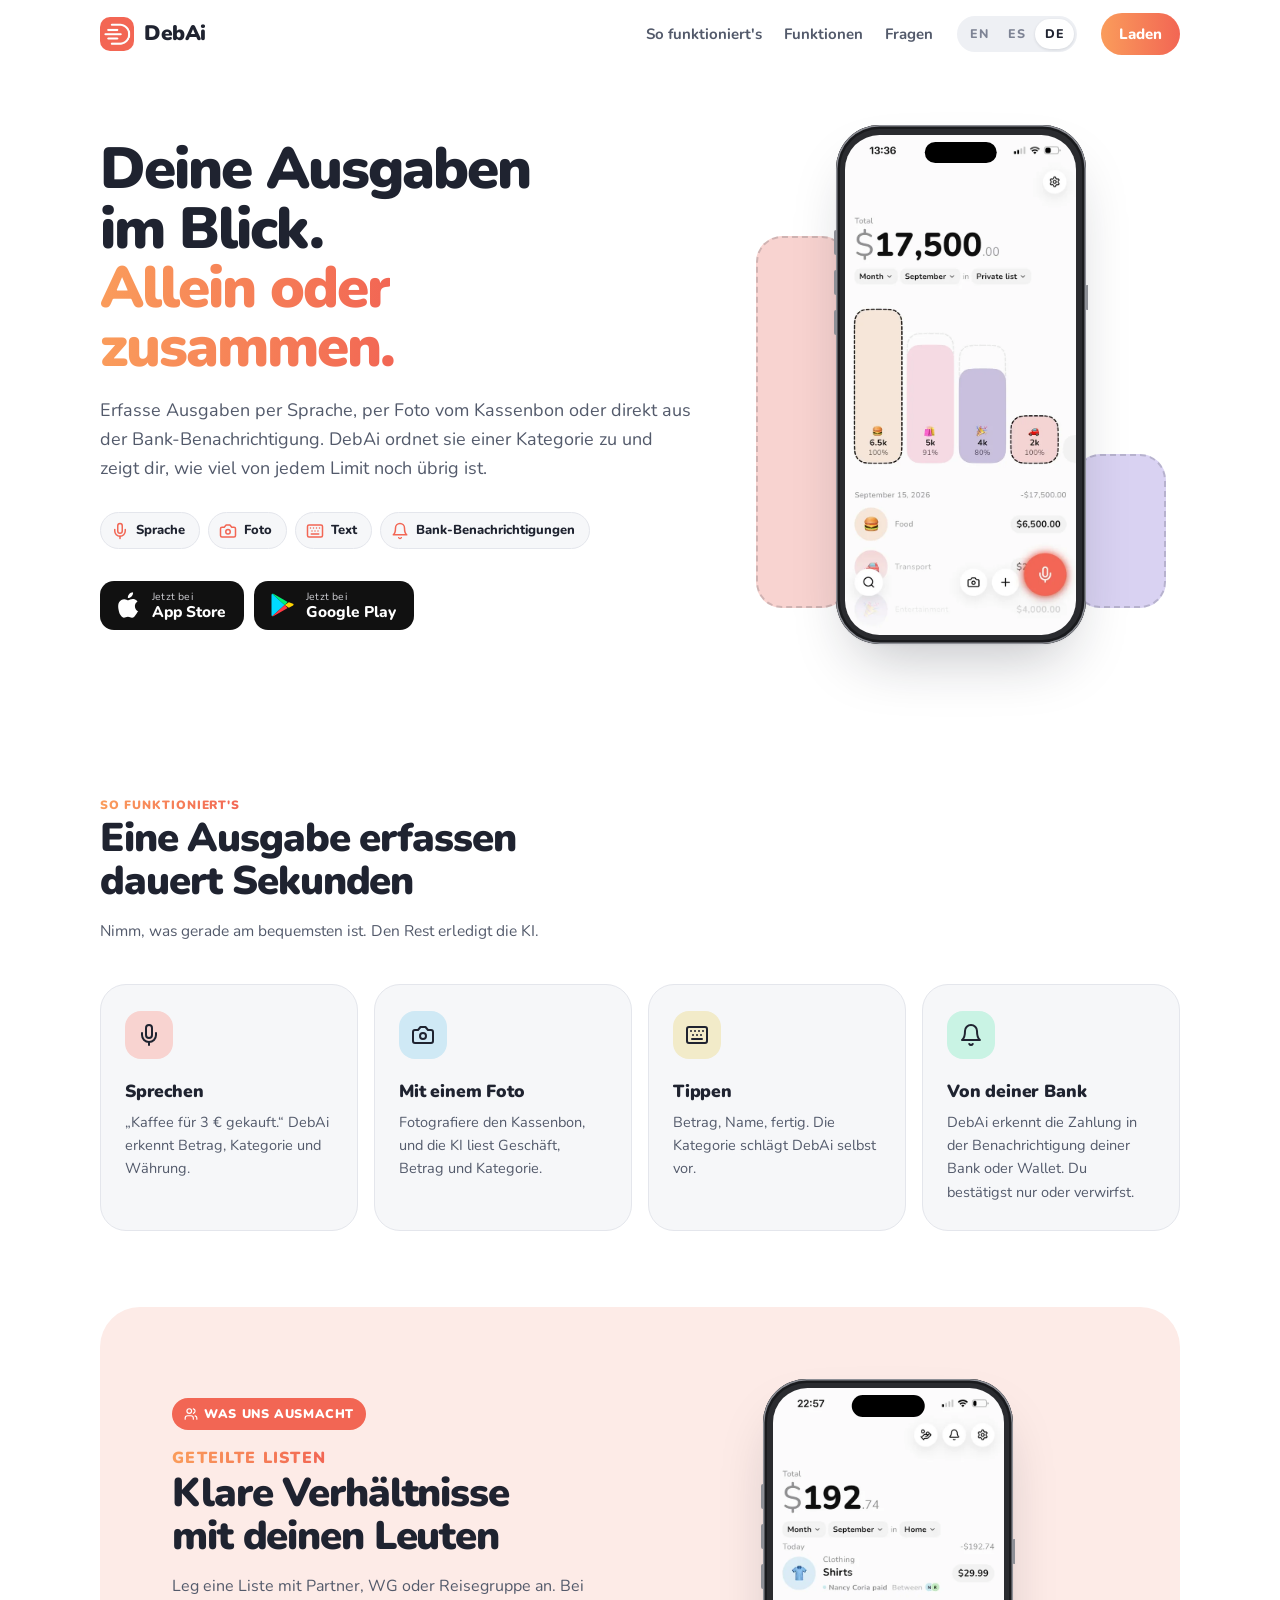
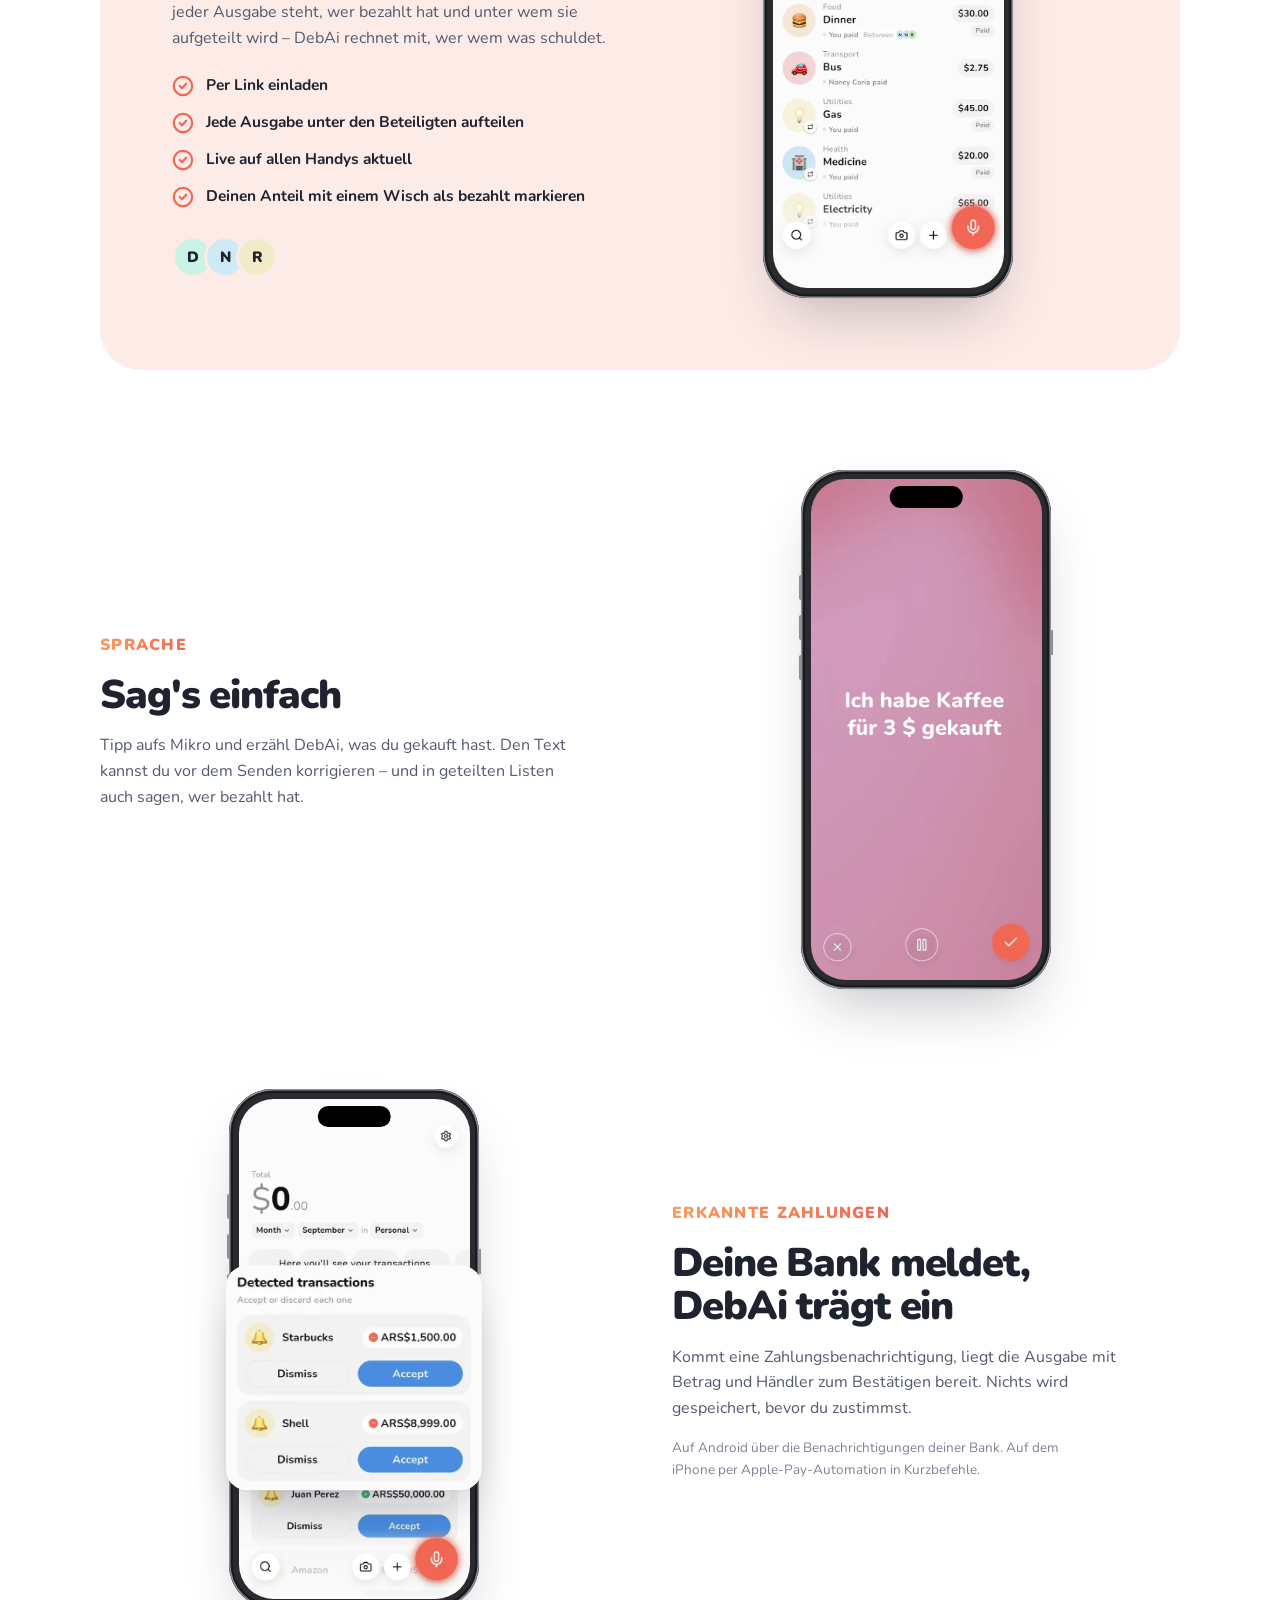
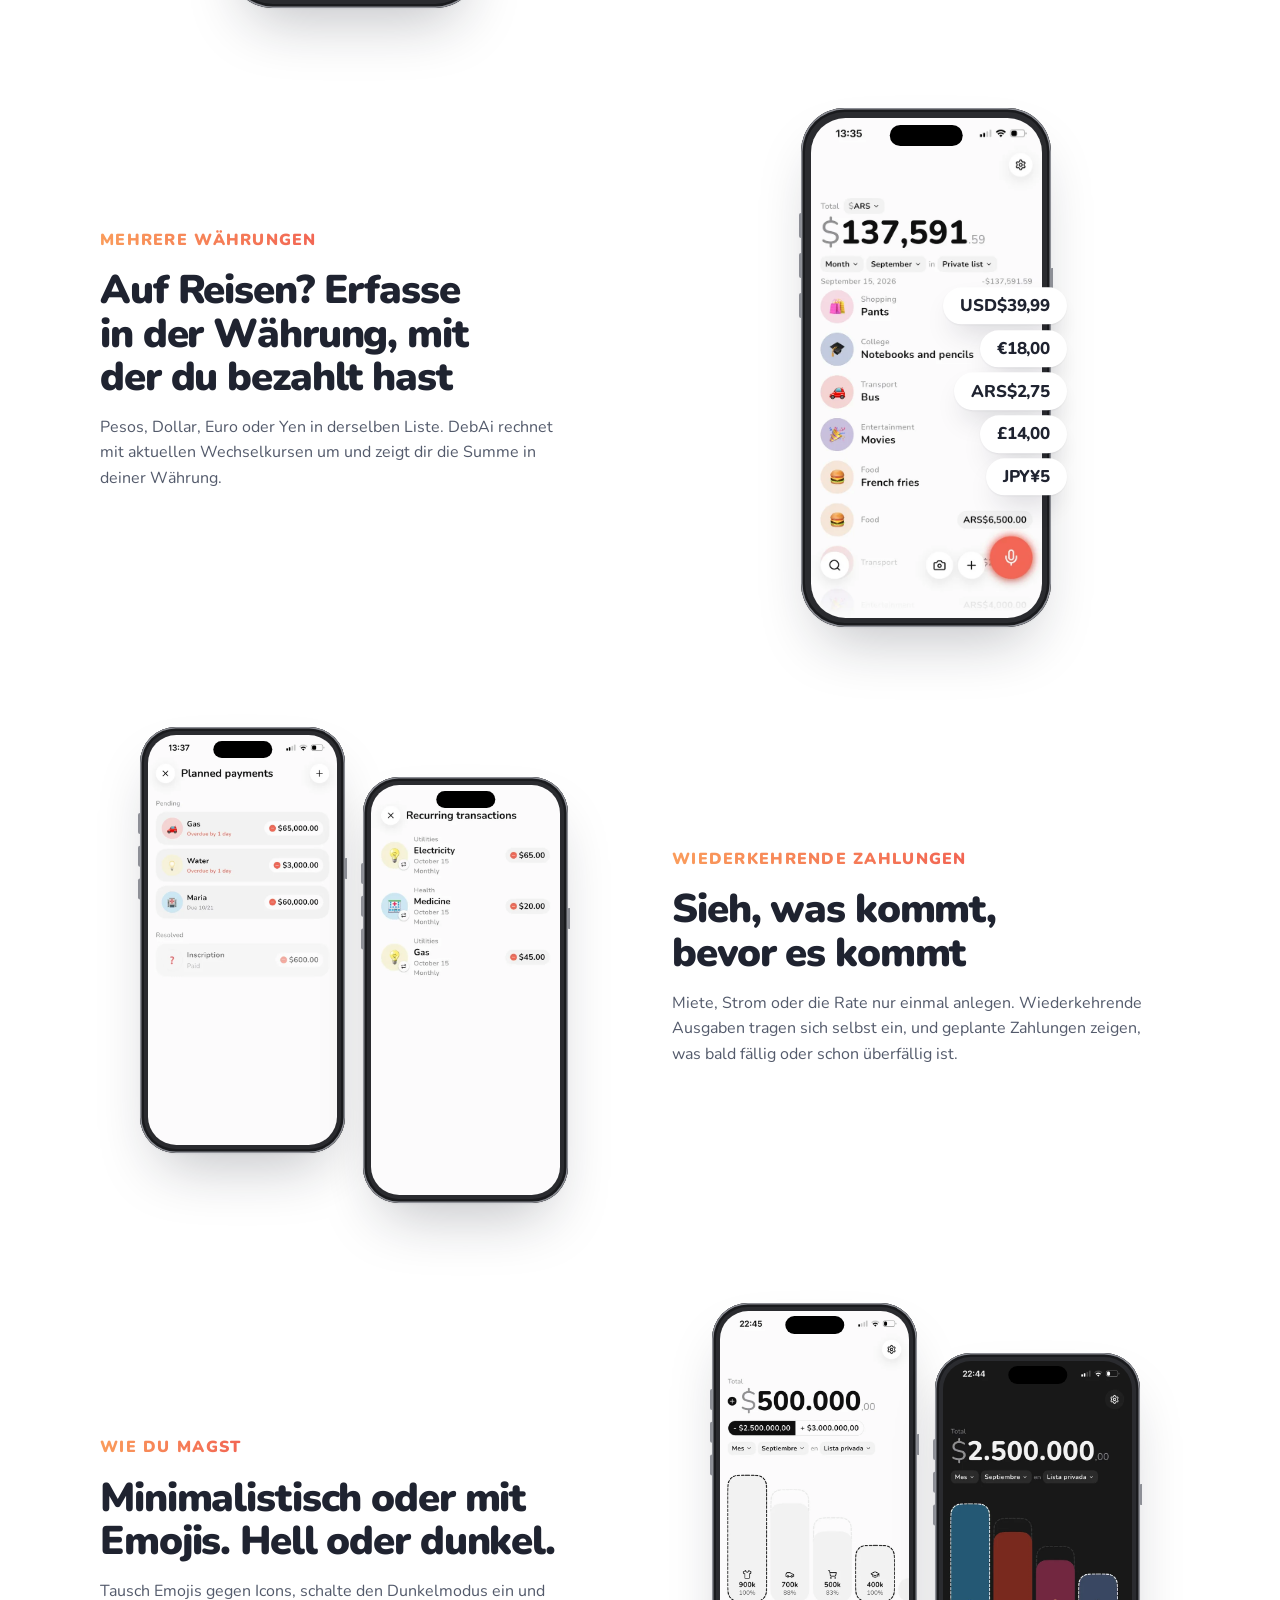
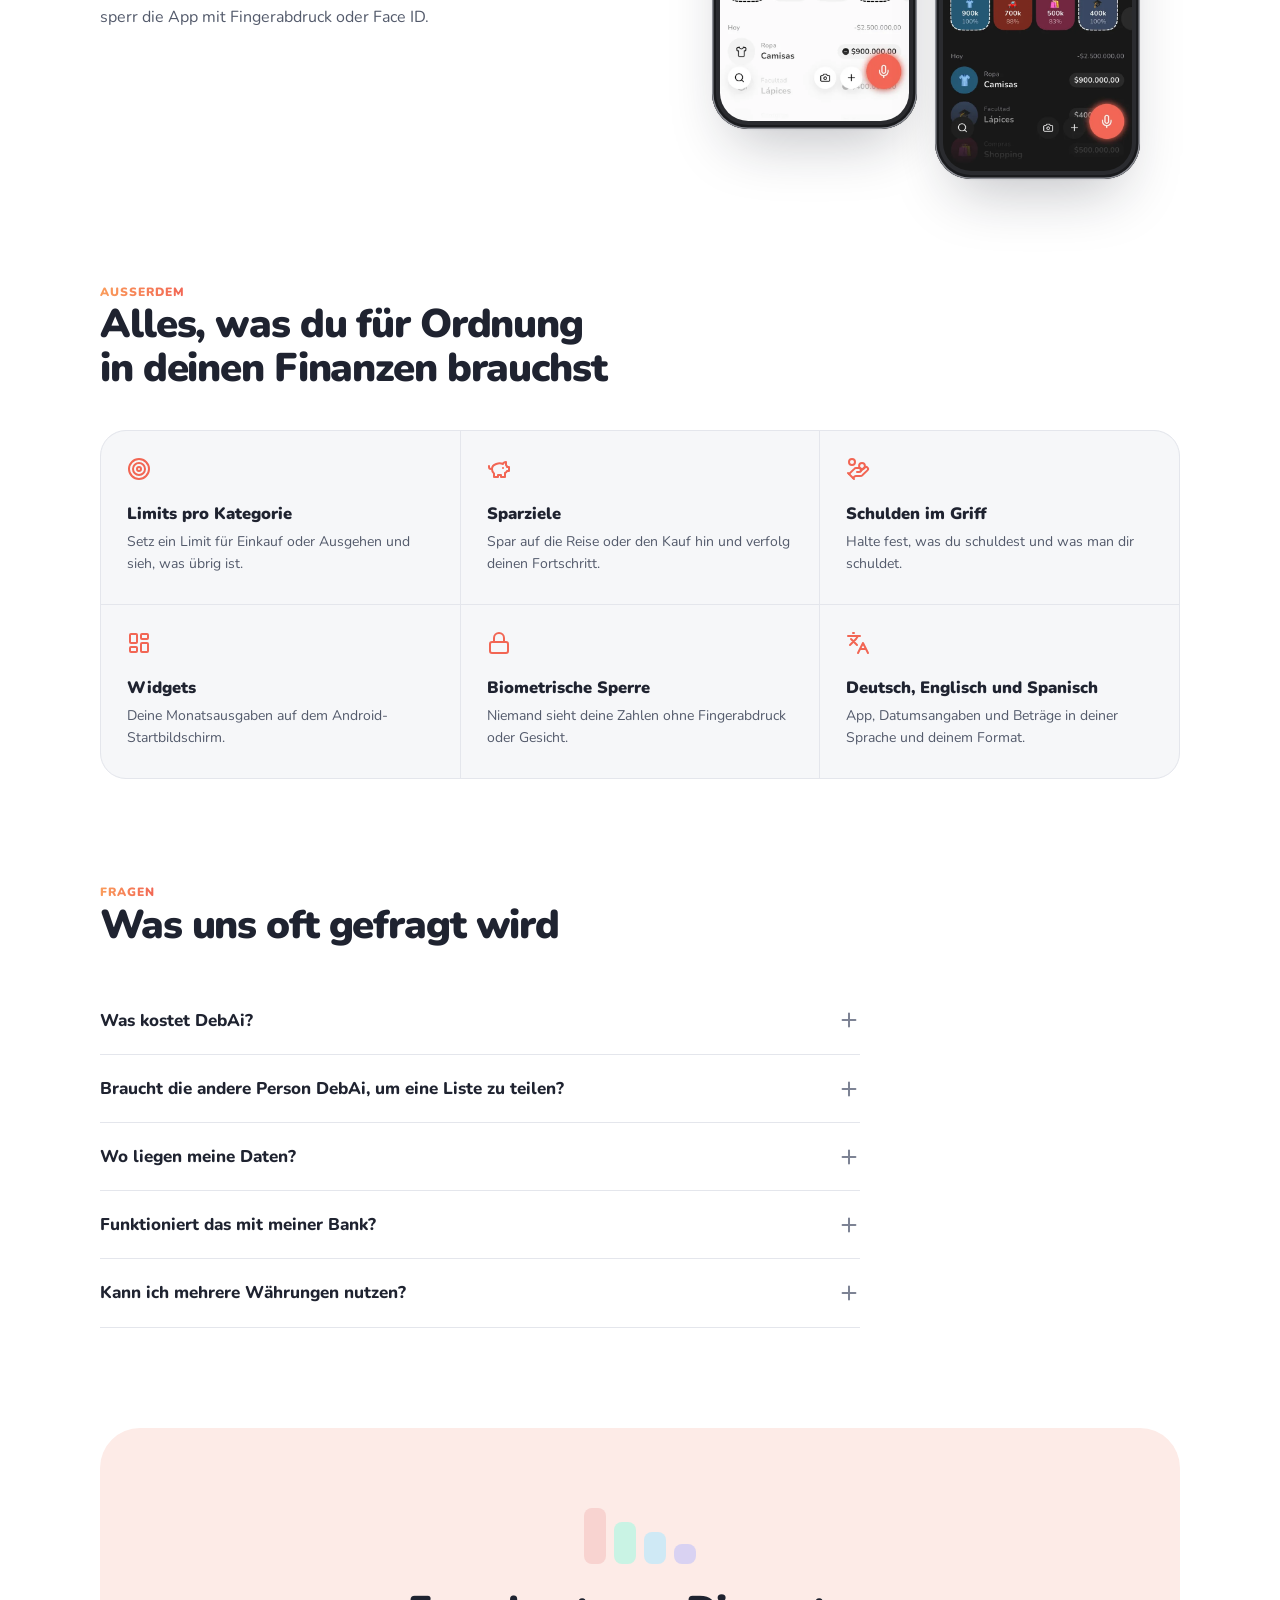
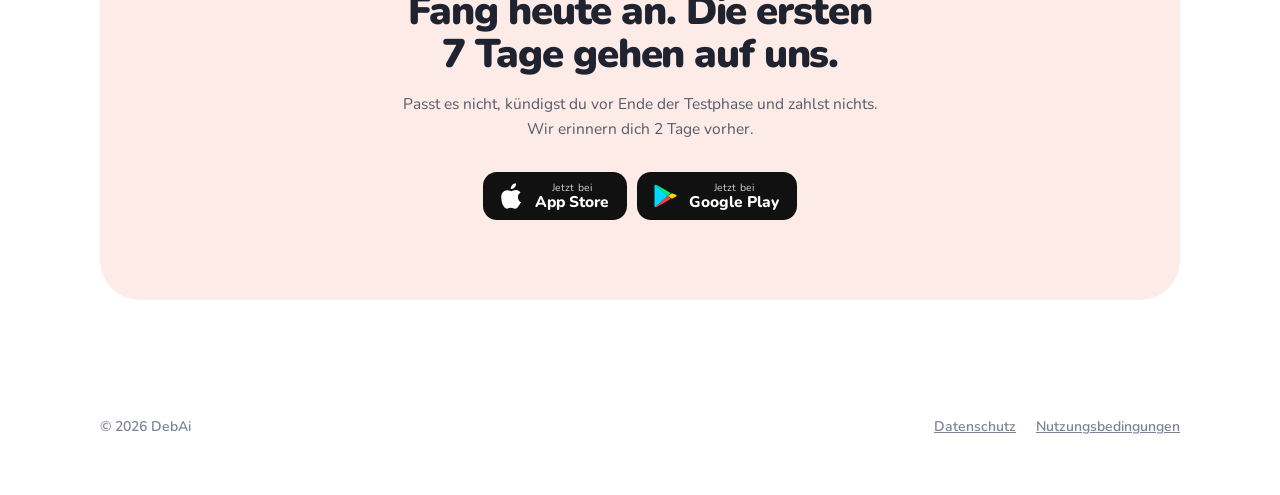
<file: de/index.html>
<!doctype html>
<html lang="de">
<head>
  <meta charset="utf-8" />
  <meta name="viewport" content="width=device-width, initial-scale=1, viewport-fit=cover" />
  <title>Ausgaben-Tracker mit KI &amp; geteilte Budgets | DebAi App</title>
  <meta name="description" content="DebAi, die App für deine Ausgaben mit KI: per Sprache, Kassenbon-Foto oder Bank-Benachrichtigung erfassen. Geteilte Listen zum Aufteilen. 7 Tage kostenlos testen, für iPhone und Android." />
  <meta name="robots" content="index, follow, max-image-preview:large" />
  <link rel="canonical" href="https://debai.app/de/" />
  <link rel="alternate" hreflang="en" href="https://debai.app/" />
  <link rel="alternate" hreflang="es" href="https://debai.app/es/" />
  <link rel="alternate" hreflang="de" href="https://debai.app/de/" />
  <link rel="alternate" hreflang="x-default" href="https://debai.app/" />
  <meta name="theme-color" content="#F26654" />
  <meta name="application-name" content="DebAi" />
  <meta name="apple-itunes-app" content="app-id=6796000118" />

  <meta property="og:type" content="website" />
  <meta property="og:site_name" content="DebAi" />
  <meta property="og:url" content="https://debai.app/de/" />
  <meta property="og:title" content="Ausgaben-Tracker mit KI &amp; geteilte Budgets | DebAi App" />
  <meta property="og:description" content="DebAi, die App für deine Ausgaben mit KI: per Sprache, Kassenbon-Foto oder Bank-Benachrichtigung erfassen. Geteilte Listen zum Aufteilen. 7 Tage kostenlos testen, für iPhone und Android." />
  <meta property="og:locale" content="de_DE" />
  <meta property="og:locale:alternate" content="en_US" />
  <meta property="og:locale:alternate" content="es_LA" />
  <meta property="og:image" content="https://debai.app/assets/og-en.png" />
  <meta property="og:image:width" content="1200" />
  <meta property="og:image:height" content="630" />
  <meta property="og:image:alt" content="DebAi: deine Ausgaben im Blick, allein oder zusammen" />
  <meta name="twitter:card" content="summary_large_image" />
  <meta name="twitter:title" content="Ausgaben-Tracker mit KI &amp; geteilte Budgets | DebAi App" />
  <meta name="twitter:description" content="DebAi, die App für deine Ausgaben mit KI: per Sprache, Kassenbon-Foto oder Bank-Benachrichtigung erfassen. Geteilte Listen zum Aufteilen. 7 Tage kostenlos testen, für iPhone und Android." />
  <meta name="twitter:image" content="https://debai.app/assets/og-en.png" />

  <link rel="icon" href="../favicon-32.png" type="image/png" sizes="32x32" />
  <link rel="icon" href="../favicon-192.png" type="image/png" sizes="192x192" />
  <link rel="apple-touch-icon" href="../apple-touch-icon.png" />
  <link rel="preload" href="../assets/nunito-latin.woff" as="font" type="font/woff" crossorigin />
  <link rel="preload" href="../assets/screens/home-en.webp" as="image" fetchpriority="high" />

  <script type="application/ld+json">{"@context": "https://schema.org", "@graph": [{"@type": "Organization", "@id": "https://debai.app/#organization", "name": "DebAi", "url": "https://debai.app/", "logo": "https://debai.app/favicon-192.png", "sameAs": ["https://apps.apple.com/app/id6796000118", "https://play.google.com/store/apps/details?id=com.debai.app"]}, {"@type": "WebSite", "@id": "https://debai.app/#website", "url": "https://debai.app/", "name": "DebAi", "alternateName": "DebAi App", "inLanguage": "de", "publisher": {"@id": "https://debai.app/#organization"}}, {"@type": "MobileApplication", "name": "DebAi", "description": "Ausgaben-Tracker mit KI. Erfasse Ausgaben per Sprache, Kassenbon-Foto oder Bank-Benachrichtigung und teile Listen, um Ausgaben aufzuteilen.", "operatingSystem": "iOS, Android", "applicationCategory": "FinanceApplication", "inLanguage": ["es", "en", "de"], "image": "https://debai.app/assets/og-en.png", "installUrl": ["https://apps.apple.com/app/id6796000118", "https://play.google.com/store/apps/details?id=com.debai.app"], "offers": {"@type": "Offer", "price": "0", "priceCurrency": "USD"}, "publisher": {"@id": "https://debai.app/#organization"}}]}</script>
  <style>
    @font-face {
      font-family: "Nunito";
      src: url("../assets/nunito-latin.woff") format("woff");
      font-weight: 200 1000;
      font-style: normal;
      font-display: swap;
    }

    /* La web es blanca siempre: no sigue el modo oscuro del dispositivo */
    :root {
      --bg: #ffffff;
      --surface: #f6f7f9;
      --surface-2: #eef0f4;
      --text: #1f2330;
      --text-soft: #535a6b;
      --muted: #7d8394;
      --border: #e4e6ec;
      --brand: #f26654;
      --brand-ink: #d8483a;
      --brand-soft: #fdebe7;
      /* Degradé de marca, de derecha a izquierda: coral a la derecha → naranja a la izquierda */
      --brand-gradient: linear-gradient(270deg, #f26654, #fa9c5b);
      --mint: #c9f3e4;
      --sky: #cfe9f5;
      --lemon: #f2ebc9;
      --rose: #f8d3d0;
      --lilac: #d9d2f2;
      --titanium: #2a2b2f;
      --titanium-edge: #8d8f96;
      --badge: #111111;
      --shadow: 0 1px 2px rgba(20, 24, 40, .05), 0 30px 60px -20px rgba(20, 24, 40, .28);
      color-scheme: light;
    }

    * { box-sizing: border-box; }
    html { scroll-behavior: smooth; }
    @media (prefers-reduced-motion: reduce) {
      html { scroll-behavior: auto; }
      *, *::before, *::after { animation: none !important; transition: none !important; }
    }

    body {
      margin: 0;
      font-family: "Nunito", -apple-system, BlinkMacSystemFont, "Segoe UI", sans-serif;
      color: var(--text);
      background: var(--bg);
      font-size: 15.5px;
      line-height: 1.6;
      overflow-x: hidden;
    }
    img { max-width: 100%; display: block; }
    a { color: inherit; }
    :focus-visible { outline: 3px solid var(--brand); outline-offset: 3px; border-radius: 8px; }

    .wrap { max-width: 1120px; margin: 0 auto; padding-inline: 20px; }

    /* ---------- Nav ---------- */
    .nav {
      position: sticky;
      top: env(safe-area-inset-top, 0px);
      z-index: 10;
      background: color-mix(in srgb, var(--bg) 86%, transparent);
      backdrop-filter: saturate(1.4) blur(14px);
      -webkit-backdrop-filter: saturate(1.4) blur(14px);
      border-bottom: 1px solid transparent;
    }
    .nav .wrap { display: flex; align-items: center; gap: 24px; height: 68px; }
    .logo { display: flex; align-items: center; gap: 10px; text-decoration: none; font-weight: 900; font-size: 21px; letter-spacing: -.02em; }
    .logo img { width: 34px; height: 34px; border-radius: 10px; }
    .nav-links { display: flex; gap: 22px; margin-left: auto; }
    .nav-links a { text-decoration: none; color: var(--text-soft); font-weight: 700; font-size: 15px; }
    .nav-links a:hover { color: var(--text); }
    .lang { display: flex; background: var(--surface-2); border-radius: 999px; padding: 3px; }
    .lang a {
      font-size: 12.5px; font-weight: 800; letter-spacing: .04em; text-decoration: none;
      color: var(--muted); padding: 5px 10px; border-radius: 999px;
    }
    .lang a:hover { color: var(--text); }
    .lang a[aria-current="page"] { background: var(--bg); color: var(--text); box-shadow: 0 1px 3px rgba(20,24,40,.12); }
    .nav-cta {
      text-decoration: none; background: var(--brand-gradient); color: #fff; font-weight: 800; font-size: 15px;
      padding: 9px 18px; border-radius: 999px; white-space: nowrap;
    }
    .nav-cta:hover { filter: brightness(.95); }
    @media (max-width: 820px) {
      .nav-links { display: none; }
      .lang { margin-left: auto; }
    }
    @media (max-width: 420px) {
      .nav-cta { display: none; }
    }

    /* ---------- Hero ---------- */
    .hero { padding-block: 56px 72px; }
    .hero .wrap { display: grid; grid-template-columns: 1.15fr .85fr; gap: 48px; align-items: center; }
    h1 {
      font-size: clamp(34px, 5.2vw, 58px); font-weight: 900; letter-spacing: -.035em; line-height: 1.02;
      margin: 0 0 20px; text-wrap: balance;
    }
    h1 em, .kicker {
      font-style: normal; color: var(--brand);
      background: var(--brand-gradient); -webkit-background-clip: text; background-clip: text;
      -webkit-text-fill-color: transparent;
    }
    h1 em { -webkit-box-decoration-break: clone; box-decoration-break: clone; }
    .lead { font-size: clamp(16px, 1.5vw, 18px); color: var(--text-soft); max-width: 36em; margin: 0 0 30px; }
    .ways { display: flex; flex-wrap: wrap; gap: 8px; margin: 0 0 32px; padding: 0; list-style: none; }
    .ways li {
      display: inline-flex; align-items: center; gap: 7px; font-weight: 800; font-size: 13px;
      background: var(--surface); border: 1px solid var(--border); border-radius: 999px; padding: 7px 14px 7px 10px;
    }
    .ways svg { width: 18px; height: 18px; color: var(--brand); }

    .badges { display: flex; gap: 10px; flex-wrap: wrap; }
    .badge {
      display: inline-flex; align-items: center; gap: 10px; padding: 10px 18px 10px 14px; border-radius: 14px;
      background: var(--badge); color: #fff; text-decoration: none; line-height: 1.1;
      transition: transform .15s ease;
    }
    .badge:hover { transform: translateY(-2px); }
    .badge svg { width: 28px; height: 28px; flex-shrink: 0; }
    .badge small { display: block; font-size: 10.5px; color: #cfcfd4; letter-spacing: .02em; }
    .badge b { display: block; font-size: 15.5px; font-weight: 800; }

    /* Barras de tope detrás del teléfono: el visual del home de la app */
    .stage { position: relative; display: flex; justify-content: center; align-items: flex-end; min-height: 500px; }
    .bars {
      position: absolute; inset: auto 0 36px 0; height: 78%;
      display: flex; align-items: flex-end; justify-content: center; gap: 14px;
    }
    .bar {
      width: 21%; max-width: 104px; border-radius: 26px; border: 2px dashed rgba(31,35,48,.18);
      transform-origin: bottom; animation: rise .9s cubic-bezier(.2,.9,.3,1.15) both;
    }
    .bar:nth-child(1) { height: 92%; background: var(--rose); animation-delay: .05s; }
    .bar:nth-child(2) { height: 70%; background: var(--mint); animation-delay: .12s; }
    .bar:nth-child(3) { height: 54%; background: var(--sky); animation-delay: .19s; }
    .bar:nth-child(4) { height: 38%; background: var(--lilac); animation-delay: .26s; }
    @keyframes rise { from { transform: scaleY(.35); } to { transform: scaleY(1); } }
    .stage .phone { position: relative; z-index: 1; }

    /* ---------- iPhone ----------
       Todo escala con --w. El alto lo da la captura (height:auto), así la
       pantalla muestra la imagen completa, sin recortes. */
    .phone {
      --w: min(250px, 70vw);
      position: relative; flex-shrink: 0;
      width: var(--w); padding: calc(var(--w) * .038);
      background: var(--titanium);
      border-radius: calc(var(--w) * .175);
      box-shadow:
        inset 0 0 0 1.5px var(--titanium-edge),
        inset 0 0 0 4px #1a1b1e,
        var(--shadow);
    }
    .phone.sm { --w: min(205px, 40vw); }
    .phone img {
      width: 100%; height: auto; display: block; background: #fff;
      border-radius: calc(var(--w) * .138);
    }
    /* Dynamic Island */
    .phone::after {
      content: ""; position: absolute; left: 50%; transform: translateX(-50%);
      top: calc(var(--w) * .066); width: calc(var(--w) * .29); height: calc(var(--w) * .085);
      background: #000; border-radius: 999px;
    }
    /* Botones laterales: acción + volumen a la izquierda, encendido a la derecha */
    .phone::before {
      content: ""; position: absolute; left: -2px; top: calc(var(--w) * .42);
      width: 3px; height: calc(var(--w) * .1); border-radius: 2px 0 0 2px; background: var(--titanium-edge);
      box-shadow:
        0 calc(var(--w) * .16) 0 0 var(--titanium-edge),
        0 calc(var(--w) * .32) 0 0 var(--titanium-edge),
        calc(var(--w) + 1px) calc(var(--w) * .22) 0 0 var(--titanium-edge);
    }

    /* ---------- Sections ---------- */
    section { padding-block: 76px; }
    .kicker { display: inline-block; font-weight: 900; font-size: 12px; letter-spacing: .08em; text-transform: uppercase; margin: 0 0 10px; }
    h2 { font-size: clamp(27px, 3.4vw, 40px); font-weight: 900; letter-spacing: -.028em; line-height: 1.08; margin: 0 0 16px; text-wrap: balance; }
    .sec-head { max-width: 600px; margin-bottom: 40px; }
    .sec-head p { color: var(--text-soft); margin: 0; }

    /* Cómo se anota */
    .grid4 { display: grid; grid-template-columns: repeat(4, 1fr); gap: 16px; }
    .way { background: var(--surface); border: 1px solid var(--border); border-radius: 26px; padding: 26px 24px; }
    .way .ic {
      width: 48px; height: 48px; border-radius: 16px; display: grid; place-items: center; margin-bottom: 18px; color: var(--text);
    }
    .way:nth-child(1) .ic { background: var(--rose); }
    .way:nth-child(2) .ic { background: var(--sky); }
    .way:nth-child(3) .ic { background: var(--lemon); }
    .way:nth-child(4) .ic { background: var(--mint); }
    .way .ic svg { width: 24px; height: 24px; color: #1f2330; }
    .way h3 { font-size: 17.5px; font-weight: 900; margin: 0 0 6px; letter-spacing: -.01em; }
    .way p { margin: 0; color: var(--text-soft); font-size: 14.5px; }
    @media (max-width: 960px) { .grid4 { grid-template-columns: repeat(2, 1fr); } }
    @media (max-width: 520px) { .grid4 { grid-template-columns: 1fr; } }

    /* Filas de feature */
    .feature { display: grid; grid-template-columns: 1fr 1fr; gap: 64px; align-items: center; }
    .feature + .feature { margin-top: 100px; }
    .feature.flip .copy { order: 2; }
    .feature .copy p { color: var(--text-soft); font-size: 16px; margin: 0 0 16px; max-width: 30em; }
    .feature .shots { display: flex; justify-content: center; align-items: flex-start; gap: 18px; }
    .feature .shots .phone.sm:nth-child(2) { margin-top: 50px; }
    /* ---------- Piezas que sobresalen del teléfono ----------
       Van encima de la captura, en coordenadas de la imagen (600×1299): top en % del alto,
       left/right en % del ancho. Cada idioma tiene su captura, así que cada uno su posición. */
    .pops { position: absolute; inset: calc(var(--w) * .038); z-index: 2; pointer-events: none; }
    .fx-pop {
      position: absolute; right: -11%; top: var(--y); transform: translateY(-50%);
      background: #fff; color: var(--text); font-weight: 800; letter-spacing: -.01em; white-space: nowrap;
      font-size: calc(var(--w) * .068); line-height: 1; padding: .6em 1em; border-radius: 999px;
      box-shadow: 0 1px 2px rgba(20, 24, 40, .06), 0 14px 30px -12px rgba(20, 24, 40, .3);
    }
    .fx-pop:nth-child(1) { --y: 43.34%; }
    .fx-pop:nth-child(2) { --y: 51.89%; }
    .fx-pop:nth-child(3) { --y: 60.43%; }
    .fx-pop:nth-child(4) { --y: 68.98%; }
    .fx-pop:nth-child(5) { --y: 77.52%; }
    :is(html[lang="en"], html[lang="de"]) .fx-pop:nth-child(1) { --y: 37.64%; }
    :is(html[lang="en"], html[lang="de"]) .fx-pop:nth-child(2) { --y: 46.19%; }
    :is(html[lang="en"], html[lang="de"]) .fx-pop:nth-child(3) { --y: 54.73%; }
    :is(html[lang="en"], html[lang="de"]) .fx-pop:nth-child(4) { --y: 63.28%; }
    :is(html[lang="en"], html[lang="de"]) .fx-pop:nth-child(5) { --y: 71.82%; }
    /* La card de movimientos detectados es un recorte agrandado de la misma captura */
    .bank-pop {
      --x0: 18; --y0: 516; --cw: 564; --ch: 482;
      position: absolute; left: 50%; top: calc((var(--y0) + var(--ch) / 2) / 1299 * 100%);
      width: calc(var(--cw) / 600 * 118%); transform: translate(-50%, -50%);
      padding: calc(var(--w) * .03) calc(var(--w) * .02); background: #fcfbfc; border-radius: calc(var(--w) * .085);
      box-shadow: 0 1px 2px rgba(20, 24, 40, .06), 0 24px 50px -18px rgba(20, 24, 40, .35);
    }
    :is(html[lang="en"], html[lang="de"]) .bank-pop { --y0: 484; }
    .bank-pop div { aspect-ratio: var(--cw) / var(--ch); overflow: hidden; }
    .bank-pop img {
      width: calc(600 / var(--cw) * 100%); max-width: none; height: auto;
      margin-left: calc(var(--x0) / var(--cw) * -100%); margin-top: calc(var(--y0) / var(--cw) * -100%);
    }
    /* Entrada al llegar con el scroll (solo con JS: sin JS se ven quietas) */
    .js-pops .pops > * { transition: opacity .5s ease, translate .6s cubic-bezier(.2, .9, .3, 1.15); }
    .js-pops .pops:not(.shown) > * { opacity: 0; translate: -14% 0; }
    .js-pops .pops:not(.shown) > .bank-pop { translate: 0 12%; }
    .fx-pop:nth-child(2) { transition-delay: .07s; }
    .fx-pop:nth-child(3) { transition-delay: .14s; }
    .fx-pop:nth-child(4) { transition-delay: .21s; }
    .fx-pop:nth-child(5) { transition-delay: .28s; }
    .note { font-size: 13.5px !important; color: var(--muted) !important; }
    .checks { list-style: none; padding: 0; margin: 22px 0 0; display: grid; gap: 12px; }
    .checks li { display: flex; gap: 12px; align-items: flex-start; font-weight: 700; }
    .checks svg { width: 22px; height: 22px; flex-shrink: 0; color: var(--brand); margin-top: 2px; }
    @media (max-width: 860px) {
      .feature { grid-template-columns: 1fr; gap: 40px; }
      .feature.flip .copy { order: 0; }
      .feature + .feature { margin-top: 88px; }
    }

    /* Banda compartida — el diferencial */
    .band {
      background: var(--brand-soft); border-radius: 40px; padding: clamp(36px, 6vw, 72px);
      display: grid; grid-template-columns: 1fr 1fr; gap: 56px; align-items: center;
    }
    .band .pill {
      display: inline-flex; align-items: center; gap: 6px; background: var(--brand); color: #fff;
      font-weight: 900; font-size: 12.5px; letter-spacing: .05em; text-transform: uppercase;
      padding: 6px 12px; border-radius: 999px; margin-bottom: 16px;
    }
    .band .kicker { display: block; width: fit-content; }
    .band p { color: var(--text-soft); font-size: 16px; margin: 0; max-width: 30em; }
    .band .shots { display: flex; justify-content: center; }
    .avatars { display: flex; margin-top: 28px; }
    .avatars span {
      width: 42px; height: 42px; border-radius: 50%; display: grid; place-items: center;
      font-weight: 900; font-size: 15px; color: #1f2330; border: 3px solid var(--brand-soft); margin-left: -10px;
    }
    .avatars span:first-child { margin-left: 0; background: var(--mint); }
    .avatars span:nth-child(2) { background: var(--sky); }
    .avatars span:nth-child(3) { background: var(--lemon); }
    @media (max-width: 860px) { .band { grid-template-columns: 1fr; } }

    /* Y además */
    .extras { display: grid; grid-template-columns: repeat(3, 1fr); gap: 1px; background: var(--border); border: 1px solid var(--border); border-radius: 26px; overflow: hidden; }
    .extra { background: var(--surface); padding: 26px 26px 28px; }
    .extra svg { width: 24px; height: 24px; color: var(--brand); margin-bottom: 12px; }
    .extra h3 { margin: 0 0 4px; font-size: 16.5px; font-weight: 900; }
    .extra p { margin: 0; color: var(--text-soft); font-size: 14px; }
    @media (max-width: 860px) { .extras { grid-template-columns: repeat(2, 1fr); } }
    @media (max-width: 520px) { .extras { grid-template-columns: 1fr; } }

    /* FAQ */
    .faq { max-width: 760px; }
    .faq details { border-bottom: 1px solid var(--border); }
    .faq summary {
      list-style: none; cursor: pointer; display: flex; justify-content: space-between; align-items: center; gap: 16px;
      padding: 20px 0; font-weight: 800; font-size: 17px;
    }
    .faq summary::-webkit-details-marker { display: none; }
    .faq summary svg { width: 22px; height: 22px; flex-shrink: 0; color: var(--muted); transition: transform .2s ease; }
    .faq details[open] summary svg { transform: rotate(45deg); color: var(--brand); }
    .faq details p { margin: 0 0 22px; color: var(--text-soft); max-width: 40em; }

    /* CTA final */
    .final { text-align: center; }
    .final .card {
      background: var(--brand-soft); border-radius: 40px; padding: clamp(44px, 7vw, 80px) 24px;
    }
    .final h2 { max-width: 14em; margin-inline: auto; }
    .final p { color: var(--text-soft); margin: 0 auto 30px; max-width: 32em; }
    .final .badges { justify-content: center; }
    .final .mini-bars { display: flex; justify-content: center; gap: 8px; align-items: flex-end; height: 56px; margin-bottom: 26px; }
    .final .mini-bars i { width: 22px; border-radius: 8px; display: block; }
    .final .mini-bars i:nth-child(1) { height: 100%; background: var(--rose); }
    .final .mini-bars i:nth-child(2) { height: 74%; background: var(--mint); }
    .final .mini-bars i:nth-child(3) { height: 56%; background: var(--sky); }
    .final .mini-bars i:nth-child(4) { height: 36%; background: var(--lilac); }

    footer { padding-block: 40px 56px; color: var(--muted); font-size: 14px; font-weight: 600; }
    footer .wrap { display: flex; flex-wrap: wrap; gap: 12px 24px; align-items: center; }
    footer nav { display: flex; gap: 20px; margin-left: auto; }
    footer a { color: var(--muted); }
    footer a:hover { color: var(--text); }

    @media (max-width: 860px) {
      .hero { padding-block: 32px 56px; }
      .hero .wrap { grid-template-columns: 1fr; gap: 40px; }
      .stage { min-height: 0; padding-top: 20px; }
      section { padding-block: 64px; }
    }
  </style>
</head>
<body>

  <svg width="0" height="0" style="position:absolute" aria-hidden="true">
    <defs>
      <symbol id="i-mic" viewBox="0 0 24 24" fill="none" stroke="currentColor" stroke-width="2" stroke-linecap="round" stroke-linejoin="round"><path d="M12 2a3 3 0 0 0-3 3v7a3 3 0 0 0 6 0V5a3 3 0 0 0-3-3Z"/><path d="M19 10v2a7 7 0 0 1-14 0v-2"/><line x1="12" x2="12" y1="19" y2="22"/></symbol>
      <symbol id="i-camera" viewBox="0 0 24 24" fill="none" stroke="currentColor" stroke-width="2" stroke-linecap="round" stroke-linejoin="round"><path d="M14.5 4h-5L7 7H4a2 2 0 0 0-2 2v9a2 2 0 0 0 2 2h16a2 2 0 0 0 2-2V9a2 2 0 0 0-2-2h-3l-2.5-3z"/><circle cx="12" cy="13" r="3"/></symbol>
      <symbol id="i-keyboard" viewBox="0 0 24 24" fill="none" stroke="currentColor" stroke-width="2" stroke-linecap="round" stroke-linejoin="round"><path d="M10 8h.01M12 12h.01M14 8h.01M16 12h.01M18 8h.01M6 8h.01M7 16h10M8 12h.01"/><rect width="20" height="16" x="2" y="4" rx="2"/></symbol>
      <symbol id="i-bell" viewBox="0 0 24 24" fill="none" stroke="currentColor" stroke-width="2" stroke-linecap="round" stroke-linejoin="round"><path d="M6 8a6 6 0 0 1 12 0c0 7 3 9 3 9H3s3-2 3-9"/><path d="M10.3 21a1.94 1.94 0 0 0 3.4 0"/></symbol>
      <symbol id="i-check" viewBox="0 0 24 24" fill="none" stroke="currentColor" stroke-width="2.4" stroke-linecap="round" stroke-linejoin="round"><circle cx="12" cy="12" r="10"/><path d="m8.5 12 2.5 2.5 4.5-5"/></symbol>
      <symbol id="i-plus" viewBox="0 0 24 24" fill="none" stroke="currentColor" stroke-width="2.2" stroke-linecap="round"><path d="M12 5v14M5 12h14"/></symbol>
      <symbol id="i-users" viewBox="0 0 24 24" fill="none" stroke="currentColor" stroke-width="2" stroke-linecap="round" stroke-linejoin="round"><path d="M16 21v-2a4 4 0 0 0-4-4H6a4 4 0 0 0-4 4v2"/><circle cx="9" cy="7" r="4"/><path d="M22 21v-2a4 4 0 0 0-3-3.87M16 3.13a4 4 0 0 1 0 7.75"/></symbol>
      <symbol id="i-target" viewBox="0 0 24 24" fill="none" stroke="currentColor" stroke-width="2" stroke-linecap="round" stroke-linejoin="round"><circle cx="12" cy="12" r="10"/><circle cx="12" cy="12" r="6"/><circle cx="12" cy="12" r="2"/></symbol>
      <symbol id="i-piggy" viewBox="0 0 24 24" fill="none" stroke="currentColor" stroke-width="2" stroke-linecap="round" stroke-linejoin="round"><path d="M19 5c-1.5 0-2.8 1.4-3 2-3.5-1.5-11-.3-11 5 0 1.8 0 3 2 4.5V20h4v-2h3v2h4v-4c1-.5 1.7-1 2-2h2v-4h-2c0-1-.5-1.5-1-2V5z"/><path d="M2 9v1c0 1.1.9 2 2 2h1"/><path d="M16 11h.01"/></symbol>
      <symbol id="i-handcoins" viewBox="0 0 24 24" fill="none" stroke="currentColor" stroke-width="2" stroke-linecap="round" stroke-linejoin="round"><path d="M11 15h2a2 2 0 1 0 0-4h-3c-.6 0-1.1.2-1.4.6L3 17"/><path d="m7 21 1.6-1.4c.3-.4.8-.6 1.4-.6h4c1.1 0 2.1-.4 2.8-1.2l4.6-4.4a2 2 0 0 0-2.75-2.91l-4.2 3.9"/><path d="m2 16 6 6"/><circle cx="16" cy="9" r="2.9"/><circle cx="6" cy="5" r="3"/></symbol>
      <symbol id="i-layout" viewBox="0 0 24 24" fill="none" stroke="currentColor" stroke-width="2" stroke-linecap="round" stroke-linejoin="round"><rect width="7" height="9" x="3" y="3" rx="1"/><rect width="7" height="5" x="14" y="3" rx="1"/><rect width="7" height="9" x="14" y="12" rx="1"/><rect width="7" height="5" x="3" y="16" rx="1"/></symbol>
      <symbol id="i-lock" viewBox="0 0 24 24" fill="none" stroke="currentColor" stroke-width="2" stroke-linecap="round" stroke-linejoin="round"><rect width="18" height="11" x="3" y="11" rx="2"/><path d="M7 11V7a5 5 0 0 1 10 0v4"/></symbol>
      <symbol id="i-languages" viewBox="0 0 24 24" fill="none" stroke="currentColor" stroke-width="2" stroke-linecap="round" stroke-linejoin="round"><path d="m5 8 6 6M4 14l6-6 2-3M2 5h12M7 2h1M22 22l-5-10-5 10M14 18h6"/></symbol>
    </defs>
  </svg>

  <header class="nav">
    <div class="wrap">
      <a class="logo" href="#top"><img src="../legal/assets/icon.webp" alt="" width="34" height="34" />DebAi</a>
      <nav class="nav-links">
        <a href="#como">So funktioniert's</a>
        <a href="#funciones">Funktionen</a>
        <a href="#preguntas">Fragen</a>
      </nav>
      <nav class="lang" aria-label="Sprache"><a href="../" hreflang="en" lang="en">EN</a><a href="../es/" hreflang="es" lang="es">ES</a><a href="./" hreflang="de" lang="de" aria-current="page">DE</a></nav>
      <a class="nav-cta" href="#descargar">Laden</a>
    </div>
  </header>

  <main id="top">
    <div class="hero">
      <div class="wrap">
        <div>
          <h1>Deine Ausgaben im Blick.<br><em>Allein oder zusammen.</em></h1>
          <p class="lead">Erfasse Ausgaben per Sprache, per Foto vom Kassenbon oder direkt aus der Bank-Benachrichtigung. DebAi ordnet sie einer Kategorie zu und zeigt dir, wie viel von jedem Limit noch übrig ist.</p>
          <ul class="ways">
            <li><svg><use href="#i-mic"/></svg><span>Sprache</span></li>
            <li><svg><use href="#i-camera"/></svg><span>Foto</span></li>
            <li><svg><use href="#i-keyboard"/></svg><span>Text</span></li>
            <li><svg><use href="#i-bell"/></svg><span>Bank-Benachrichtigungen</span></li>
          </ul>
          <div class="badges">
            <a class="badge" href="https://apps.apple.com/app/id6796000118" target="_blank" rel="noopener">
              <svg viewBox="0 0 24 24" fill="currentColor" aria-hidden="true"><path d="M16.365 1.43c0 1.14-.493 2.27-1.177 3.08-.744.9-1.99 1.57-2.987 1.57-.12 0-.23-.02-.29-.03-.015-.06-.045-.226-.045-.394 0-1.13.559-2.27 1.208-2.99.744-.85 2.033-1.51 3.075-1.55.015.1.03.2.03.31zm4.09 16.05c-.075.15-.55 1.03-1.5 2.35-.998 1.5-2.033 2.99-3.5 3.02-1.42.03-1.88-.84-3.5-.84-1.63 0-2.14.81-3.49.87-1.41.06-2.5-1.620-3.5-3.12C3.98 16.63 2.7 12.24 4.5 9.36c.9-1.43 2.5-2.34 4.25-2.37 1.36-.03 2.64.9 3.5.9.85 0 2.42-1.11 4.08-.95.7.03 2.65.28 3.9 2.13-.1.06-2.33 1.34-2.3 4.05.02 3.13 2.8 4.36 2.83 4.38z"/></svg>
              <span><small>Jetzt bei</small><b>App Store</b></span>
            </a>
            <a class="badge" href="https://play.google.com/store/apps/details?id=com.debai.app" target="_blank" rel="noopener">
              <svg viewBox="0 0 24 24" aria-hidden="true"><path fill="#00d9ff" d="M3.6 2.4 14.3 12 3.6 21.6c-.35-.2-.6-.58-.6-1.02V3.42c0-.44.25-.82.6-1.02z"/><path fill="#ffd400" d="M17.9 9.6 14.3 12l3.6 2.4 3.55-2c.6-.34.6-1.06 0-1.4z"/><path fill="#00f076" d="M14.3 12 3.6 2.4c.14-.08.3-.12.46-.12.16 0 .33.04.5.13l12.34 6.99z"/><path fill="#ff3a44" d="M14.3 12 3.6 21.6c.14.08.3.12.46.12.16 0 .33-.04.5-.13l12.34-6.99z"/></svg>
              <span><small>Jetzt bei</small><b>Google Play</b></span>
            </a>
          </div>
        </div>
        <div class="stage">
          <div class="bars" aria-hidden="true"><span class="bar"></span><span class="bar"></span><span class="bar"></span><span class="bar"></span></div>
          <div class="phone"><img src="../assets/screens/home-en.webp" alt="Startseite der DebAi App mit Monatssumme und Kategorie-Limits" width="600" height="1299" fetchpriority="high" /></div>
        </div>
      </div>
    </div>

    <section id="como">
      <div class="wrap">
        <div class="sec-head">
          <p class="kicker">So funktioniert's</p>
          <h2>Eine Ausgabe erfassen dauert Sekunden</h2>
          <p>Nimm, was gerade am bequemsten ist. Den Rest erledigt die KI.</p>
        </div>
        <div class="grid4">
          <article class="way">
            <div class="ic"><svg><use href="#i-mic"/></svg></div>
            <h3>Sprechen</h3>
            <p>„Kaffee für 3 € gekauft.“ DebAi erkennt Betrag, Kategorie und Währung.</p>
          </article>
          <article class="way">
            <div class="ic"><svg><use href="#i-camera"/></svg></div>
            <h3>Mit einem Foto</h3>
            <p>Fotografiere den Kassenbon, und die KI liest Geschäft, Betrag und Kategorie.</p>
          </article>
          <article class="way">
            <div class="ic"><svg><use href="#i-keyboard"/></svg></div>
            <h3>Tippen</h3>
            <p>Betrag, Name, fertig. Die Kategorie schlägt DebAi selbst vor.</p>
          </article>
          <article class="way">
            <div class="ic"><svg><use href="#i-bell"/></svg></div>
            <h3>Von deiner Bank</h3>
            <p>DebAi erkennt die Zahlung in der Benachrichtigung deiner Bank oder Wallet. Du bestätigst nur oder verwirfst.</p>
          </article>
        </div>
      </div>
    </section>

    <section id="compartidas" style="padding-top: 0">
      <div class="wrap">
        <div class="band">
          <div>
            <span class="pill"><svg width="14" height="14"><use href="#i-users"/></svg><span>Was uns ausmacht</span></span>
            <p class="kicker">Geteilte Listen</p>
            <h2>Klare Verhältnisse mit deinen Leuten</h2>
            <p>Leg eine Liste mit Partner, WG oder Reisegruppe an. Bei jeder Ausgabe steht, wer bezahlt hat und unter wem sie aufgeteilt wird – DebAi rechnet mit, wer wem was schuldet.</p>
            <ul class="checks">
              <li><svg><use href="#i-check"/></svg><span>Per Link einladen</span></li>
              <li><svg><use href="#i-check"/></svg><span>Jede Ausgabe unter den Beteiligten aufteilen</span></li>
              <li><svg><use href="#i-check"/></svg><span>Live auf allen Handys aktuell</span></li>
              <li><svg><use href="#i-check"/></svg><span>Deinen Anteil mit einem Wisch als bezahlt markieren</span></li>
            </ul>
            <div class="avatars" aria-hidden="true"><span>D</span><span>N</span><span>R</span></div>
          </div>
          <div class="shots">
            <div class="phone"><img src="../assets/screens/shared-en.webp" alt="Geteilte Liste mit Angabe, wer bezahlt hat" decoding="async" width="600" height="1299" /></div>
          </div>
        </div>
      </div>
    </section>

    <section id="funciones" style="padding-top: 24px">
      <div class="wrap">
        <div class="feature">
          <div class="copy">
            <p class="kicker">Sprache</p>
            <h2>Sag's einfach</h2>
            <p>Tipp aufs Mikro und erzähl DebAi, was du gekauft hast. Den Text kannst du vor dem Senden korrigieren – und in geteilten Listen auch sagen, wer bezahlt hat.</p>
          </div>
          <div class="shots"><div class="phone"><img src="../assets/screens/voice-de.webp" alt="Spracheingabe" decoding="async" width="600" height="1299" /></div></div>
        </div>

        <div class="feature flip">
          <div class="copy">
            <p class="kicker">Erkannte Zahlungen</p>
            <h2>Deine Bank meldet, DebAi trägt ein</h2>
            <p>Kommt eine Zahlungsbenachrichtigung, liegt die Ausgabe mit Betrag und Händler zum Bestätigen bereit. Nichts wird gespeichert, bevor du zustimmst.</p>
            <p class="note">Auf Android über die Benachrichtigungen deiner Bank. Auf dem iPhone per Apple-Pay-Automation in Kurzbefehle.</p>
          </div>
          <div class="shots">
            <div class="phone">
              <img src="../assets/screens/bank-en.webp" alt="Aus Bank-Benachrichtigungen erkannte Zahlungen" decoding="async" width="600" height="1299" />
              <div class="pops" aria-hidden="true">
                <div class="bank-pop"><div><img src="../assets/screens/bank-en.webp" alt="" decoding="async" width="600" height="1299" /></div></div>
              </div>
            </div>
          </div>
        </div>

        <div class="feature">
          <div class="copy">
            <p class="kicker">Mehrere Währungen</p>
            <h2>Auf Reisen? Erfasse in der Währung, mit der du bezahlt hast</h2>
            <p>Pesos, Dollar, Euro oder Yen in derselben Liste. DebAi rechnet mit aktuellen Wechselkursen um und zeigt dir die Summe in deiner Währung.</p>
          </div>
          <div class="shots">
            <div class="phone">
              <img src="../assets/screens/currencies-en.webp" alt="Ausgaben in mehreren Währungen" decoding="async" width="600" height="1299" />
              <div class="pops" aria-hidden="true">
                <span class="fx-pop">USD$39,99</span>
                <span class="fx-pop">€18,00</span>
                <span class="fx-pop">ARS$2,75</span>
                <span class="fx-pop">£14,00</span>
                <span class="fx-pop">JPY¥5</span>
              </div>
            </div>
          </div>
        </div>

        <div class="feature flip">
          <div class="copy">
            <p class="kicker">Wiederkehrende Zahlungen</p>
            <h2>Sieh, was kommt, bevor es kommt</h2>
            <p>Miete, Strom oder die Rate nur einmal anlegen. Wiederkehrende Ausgaben tragen sich selbst ein, und geplante Zahlungen zeigen, was bald fällig oder schon überfällig ist.</p>
          </div>
          <div class="shots">
            <div class="phone sm"><img src="../assets/screens/planned-en.webp" alt="Geplante Zahlungen" decoding="async" width="600" height="1299" /></div>
            <div class="phone sm"><img src="../assets/screens/recurring-en.webp" alt="Wiederkehrende Ausgaben" decoding="async" width="600" height="1299" /></div>
          </div>
        </div>

        <div class="feature">
          <div class="copy">
            <p class="kicker">Wie du magst</p>
            <h2>Minimalistisch oder mit Emojis. Hell oder dunkel.</h2>
            <p>Tausch Emojis gegen Icons, schalte den Dunkelmodus ein und sperr die App mit Fingerabdruck oder Face ID.</p>
          </div>
          <div class="shots">
            <div class="phone sm"><img src="../assets/screens/minimal-es.webp" alt="Minimalistischer Modus mit Icons" decoding="async" width="600" height="1299" /></div>
            <div class="phone sm"><img src="../assets/screens/dark-es.webp" alt="Dunkelmodus" decoding="async" width="600" height="1299" /></div>
          </div>
        </div>
      </div>
    </section>

    <section style="padding-top: 24px">
      <div class="wrap">
        <div class="sec-head">
          <p class="kicker">Außerdem</p>
          <h2>Alles, was du für Ordnung in deinen Finanzen brauchst</h2>
        </div>
        <div class="extras">
          <div class="extra"><svg><use href="#i-target"/></svg><h3>Limits pro Kategorie</h3><p>Setz ein Limit für Einkauf oder Ausgehen und sieh, was übrig ist.</p></div>
          <div class="extra"><svg><use href="#i-piggy"/></svg><h3>Sparziele</h3><p>Spar auf die Reise oder den Kauf hin und verfolg deinen Fortschritt.</p></div>
          <div class="extra"><svg><use href="#i-handcoins"/></svg><h3>Schulden im Griff</h3><p>Halte fest, was du schuldest und was man dir schuldet.</p></div>
          <div class="extra"><svg><use href="#i-layout"/></svg><h3>Widgets</h3><p>Deine Monatsausgaben auf dem Android-Startbildschirm.</p></div>
          <div class="extra"><svg><use href="#i-lock"/></svg><h3>Biometrische Sperre</h3><p>Niemand sieht deine Zahlen ohne Fingerabdruck oder Gesicht.</p></div>
          <div class="extra"><svg><use href="#i-languages"/></svg><h3>Deutsch, Englisch und Spanisch</h3><p>App, Datumsangaben und Beträge in deiner Sprache und deinem Format.</p></div>
        </div>
      </div>
    </section>

    <section id="preguntas" style="padding-top: 24px">
      <div class="wrap">
        <div class="sec-head">
          <p class="kicker">Fragen</p>
          <h2>Was uns oft gefragt wird</h2>
        </div>
        <div class="faq">
          <details><summary><span>Was kostet DebAi?</span><svg><use href="#i-plus"/></svg></summary><p>Es gibt ein Monats- und ein Jahresabo, beide in der App. Das Jahresabo startet mit 7 Tagen kostenlos: Der Store bucht erst danach ab, und wir erinnern dich 2 Tage vorher.</p></details>
          <details><summary><span>Braucht die andere Person DebAi, um eine Liste zu teilen?</span><svg><use href="#i-plus"/></svg></summary><p>Ja. Schick ihr den Einladungslink – sie installiert die App und landet direkt in der Liste.</p></details>
          <details><summary><span>Wo liegen meine Daten?</span><svg><use href="#i-plus"/></svg></summary><p>Deine Daten liegen auf deinem Handy und werden mit aktivem Abo in der Cloud gesichert, damit du sie beim Gerätewechsel nicht verlierst.</p></details>
          <details><summary><span>Funktioniert das mit meiner Bank?</span><svg><use href="#i-plus"/></svg></summary><p>Auf Android liest DebAi die Zahlungsbenachrichtigungen deiner Bank oder Wallet. Wird eine nicht erkannt, erfasst du sie per Sprache, Foto oder von Hand.</p></details>
          <details><summary><span>Kann ich mehrere Währungen nutzen?</span><svg><use href="#i-plus"/></svg></summary><p>Ja. Jede Ausgabe behält die Währung, in der du bezahlt hast, und jede Liste zeigt die Summe in der Währung deiner Wahl.</p></details>
        </div>
      </div>
    </section>

    <section id="descargar" class="final" style="padding-top: 24px">
      <div class="wrap">
        <div class="card">
          <div class="mini-bars" aria-hidden="true"><i></i><i></i><i></i><i></i></div>
          <h2>Fang heute an. Die ersten 7 Tage gehen auf uns.</h2>
          <p>Passt es nicht, kündigst du vor Ende der Testphase und zahlst nichts. Wir erinnern dich 2 Tage vorher.</p>
          <div class="badges">
            <a class="badge" href="https://apps.apple.com/app/id6796000118" target="_blank" rel="noopener">
              <svg viewBox="0 0 24 24" fill="currentColor" aria-hidden="true"><path d="M16.365 1.43c0 1.14-.493 2.27-1.177 3.08-.744.9-1.99 1.57-2.987 1.57-.12 0-.23-.02-.29-.03-.015-.06-.045-.226-.045-.394 0-1.13.559-2.27 1.208-2.99.744-.85 2.033-1.51 3.075-1.55.015.1.03.2.03.31zm4.09 16.05c-.075.15-.55 1.030-1.5 2.35-.998 1.5-2.033 2.99-3.5 3.02-1.42.03-1.88-.84-3.5-.84-1.63 0-2.14.81-3.49.87-1.41.06-2.5-1.62-3.5-3.12C3.98 16.63 2.7 12.24 4.5 9.36c.9-1.43 2.5-2.34 4.25-2.37 1.36-.03 2.64.9 3.5.9.85 0 2.42-1.11 4.08-.95.7.03 2.65.28 3.9 2.13-.1.06-2.33 1.34-2.3 4.05.02 3.13 2.8 4.36 2.83 4.38z"/></svg>
              <span><small>Jetzt bei</small><b>App Store</b></span>
            </a>
            <a class="badge" href="https://play.google.com/store/apps/details?id=com.debai.app" target="_blank" rel="noopener">
              <svg viewBox="0 0 24 24" aria-hidden="true"><path fill="#00d9ff" d="M3.6 2.4 14.3 12 3.6 21.6c-.35-.2-.6-.58-.6-1.02V3.42c0-.44.25-.82.6-1.020z"/><path fill="#ffd400" d="M17.9 9.6 14.3 12l3.6 2.4 3.55-2c.6-.34.6-1.06 0-1.4z"/><path fill="#00f076" d="M14.3 12 3.6 2.4c.14-.08.3-.12.46-.12.16 0 .33.04.5.13l12.34 6.99z"/><path fill="#ff3a44" d="M14.3 12 3.6 21.6c.14.08.3.12.46.12.16 0 .33-.04.5-.13l12.34-6.99z"/></svg>
              <span><small>Jetzt bei</small><b>Google Play</b></span>
            </a>
          </div>
        </div>
      </div>
    </section>
  </main>

  <footer>
    <div class="wrap">
      <span>© 2026 DebAi</span>
      <nav>
        <a href="../legal/index.html">Datenschutz</a>
        <a href="../legal/terminos.html">Nutzungsbedingungen</a>
      </nav>
    </div>
  </footer>

  <script>
    (function () {
      var HERE = "de", HOMES = {"en": "../", "es": "../es/", "de": "./"};
      function go(l) { location.replace(HOMES[l] + location.hash); }
      function saved() { try { return localStorage.getItem("debai.lang"); } catch (e) { return null; } }
      document.querySelectorAll(".lang a").forEach(function (a) {
        a.addEventListener("click", function () {
          try { localStorage.setItem("debai.lang", a.getAttribute("hreflang")); } catch (e) {}
        });
      });
      // Links viejos con ?lang=xx
      try {
        var q = new URLSearchParams(location.search).get("lang");
        if (q && HOMES[q] && q !== HERE) { go(q); return; }
      } catch (e) {}
      // Solo la raíz detecta el idioma: quien entra a /es/ ya eligió
      if (HERE !== "en") return;
      var s = saved();
      if (s) { if (HOMES[s] && s !== HERE) go(s); return; }
      var prefs = navigator.languages && navigator.languages.length ? navigator.languages : [navigator.language || ""];
      for (var i = 0; i < prefs.length; i++) {
        var l = String(prefs[i]).slice(0, 2).toLowerCase();
        if (HOMES[l]) { if (l !== HERE) go(l); return; }
      }
    })();
  </script>
  <script>
    if ("IntersectionObserver" in window) {
      document.documentElement.classList.add("js-pops");
      var popsObserver = new IntersectionObserver(function (entries) {
        entries.forEach(function (e) {
          if (e.isIntersecting) { e.target.classList.add("shown"); popsObserver.unobserve(e.target); }
        });
      }, { threshold: 0.35 });
      document.querySelectorAll(".pops").forEach(function (el) { popsObserver.observe(el); });
    }
  </script>
</body>
</html>
</file>
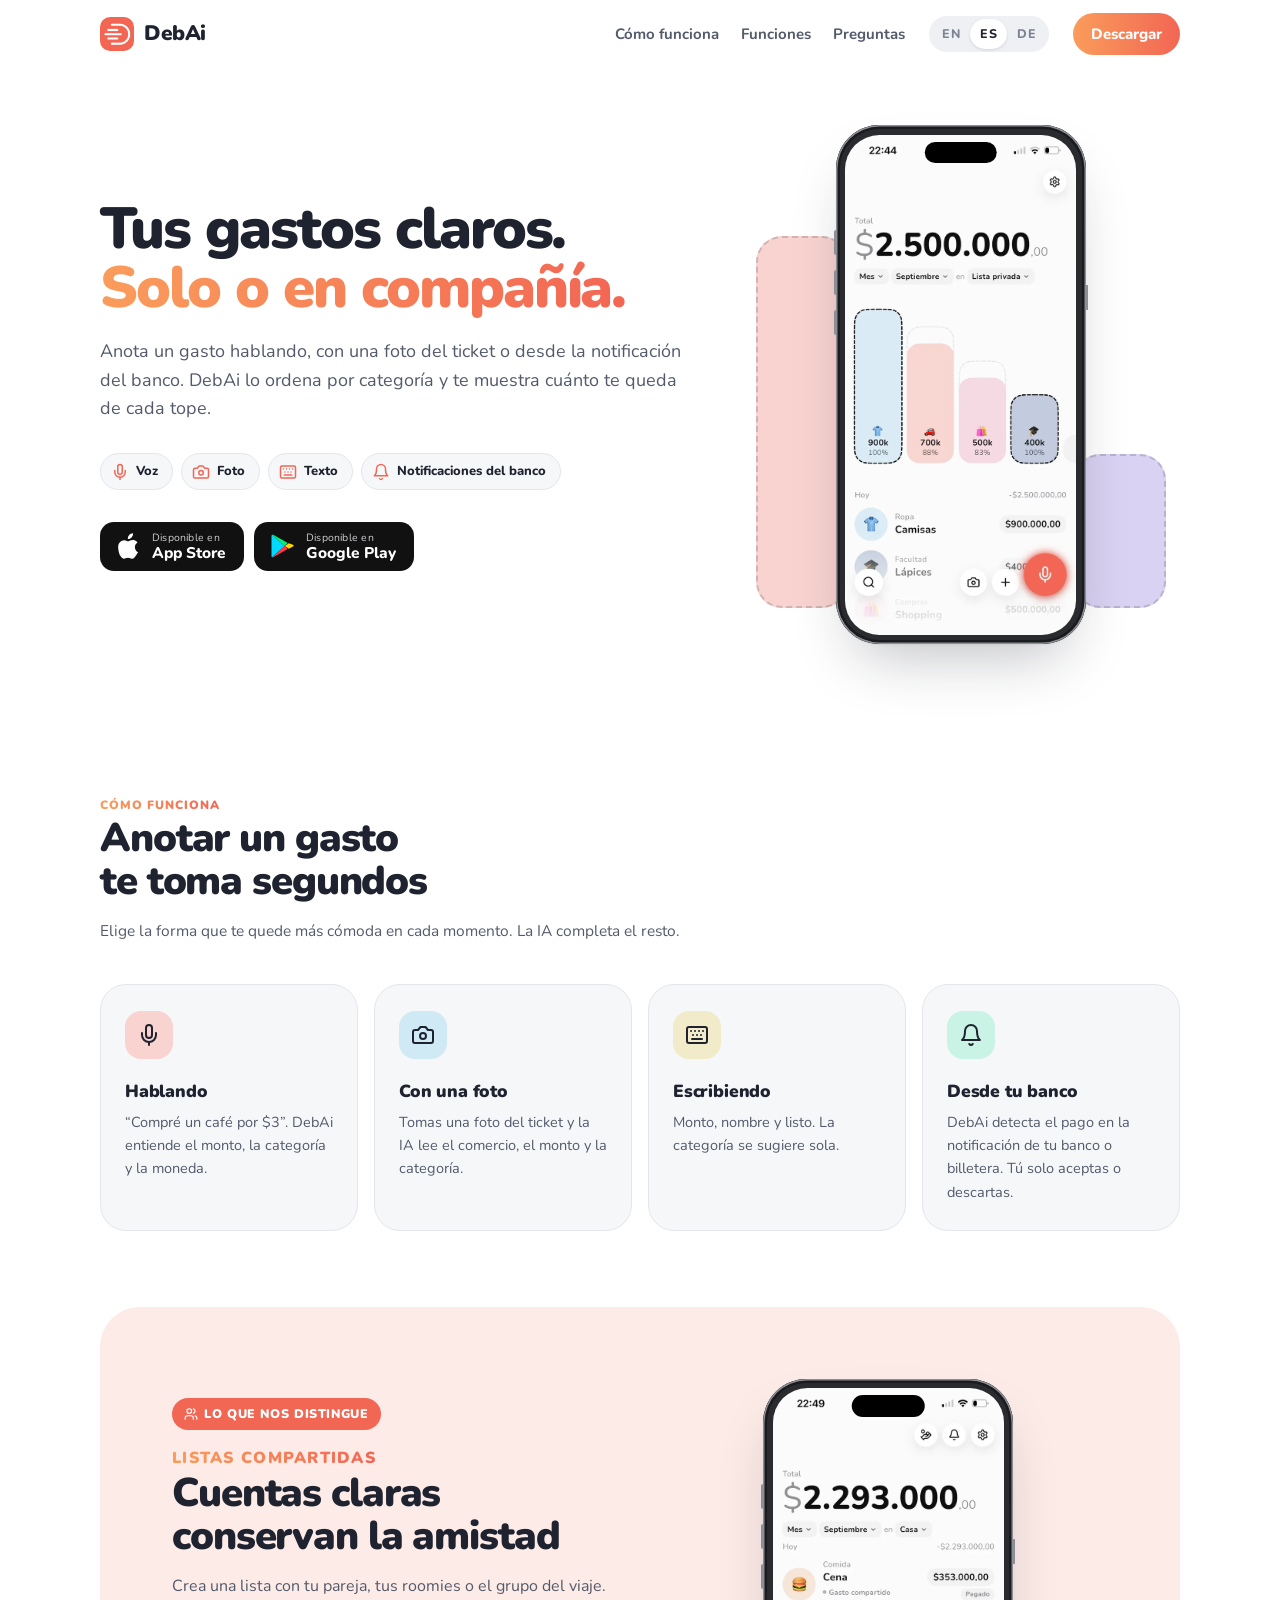
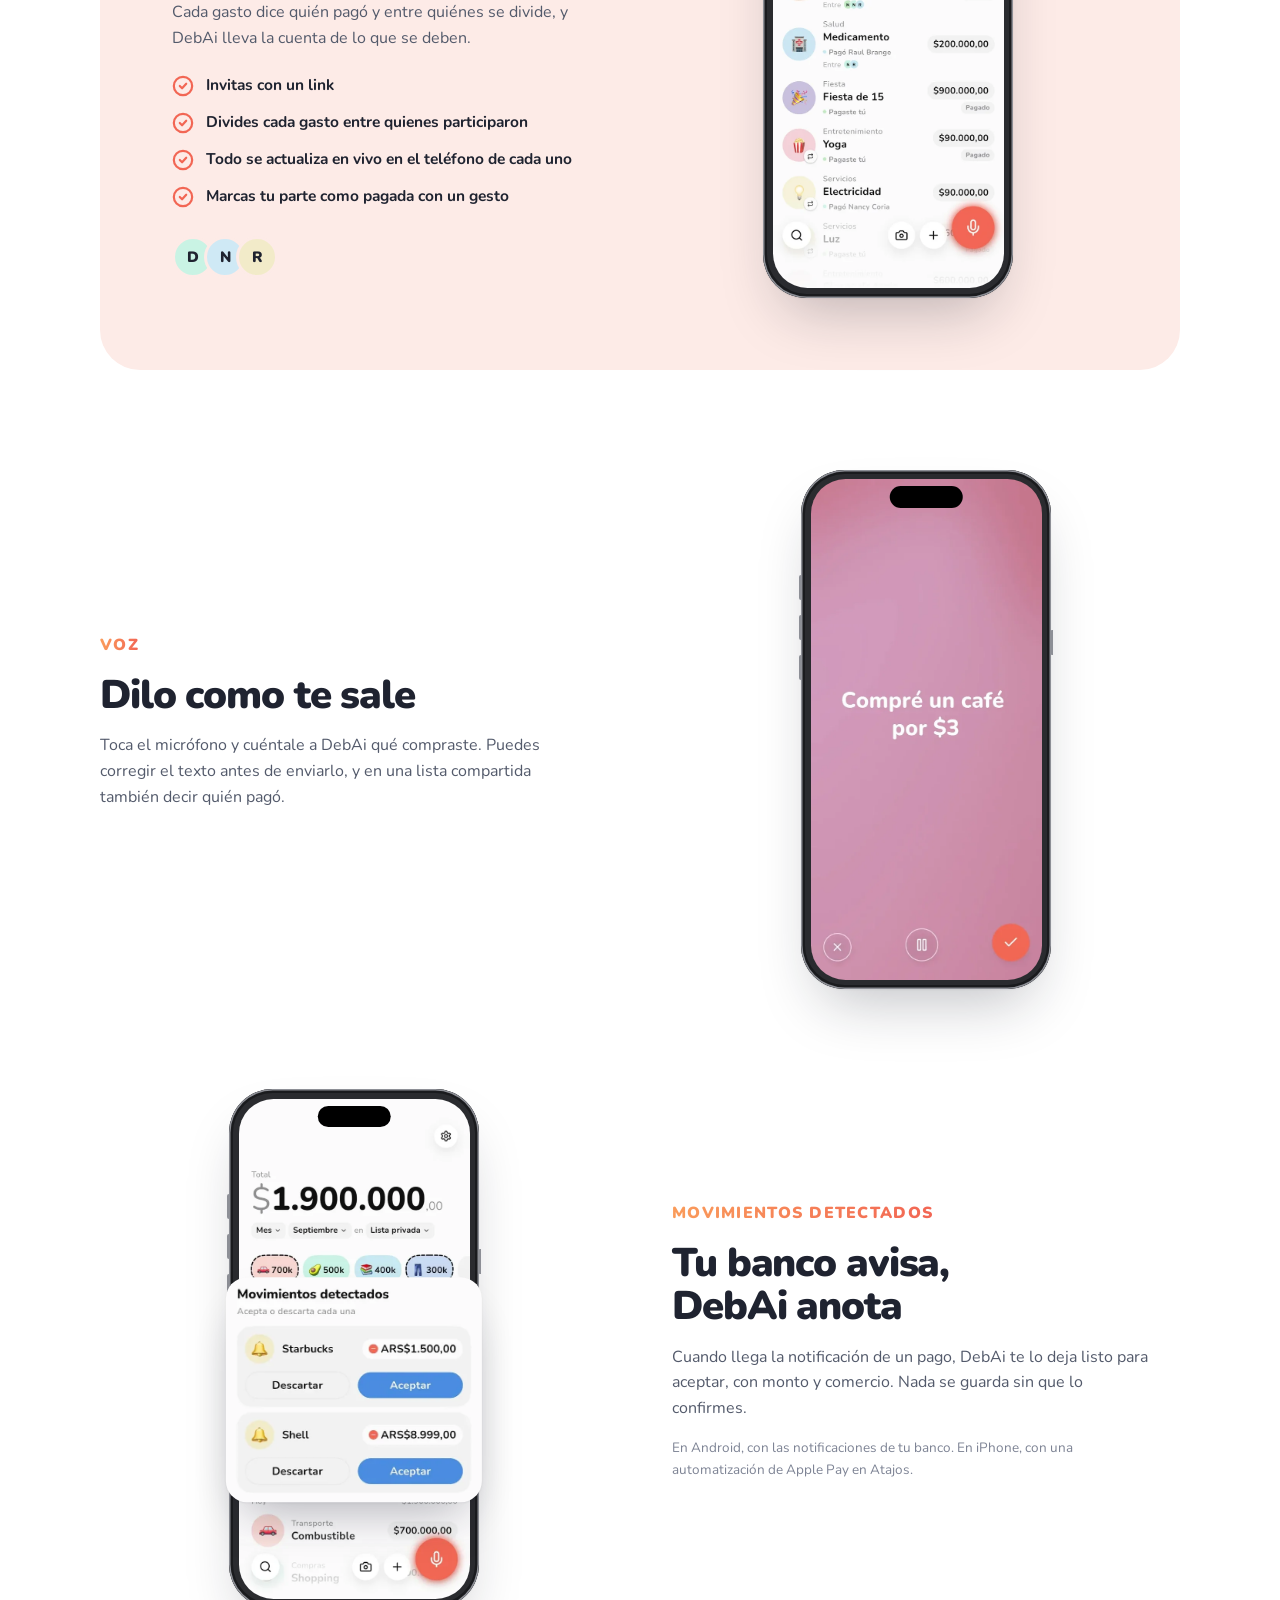
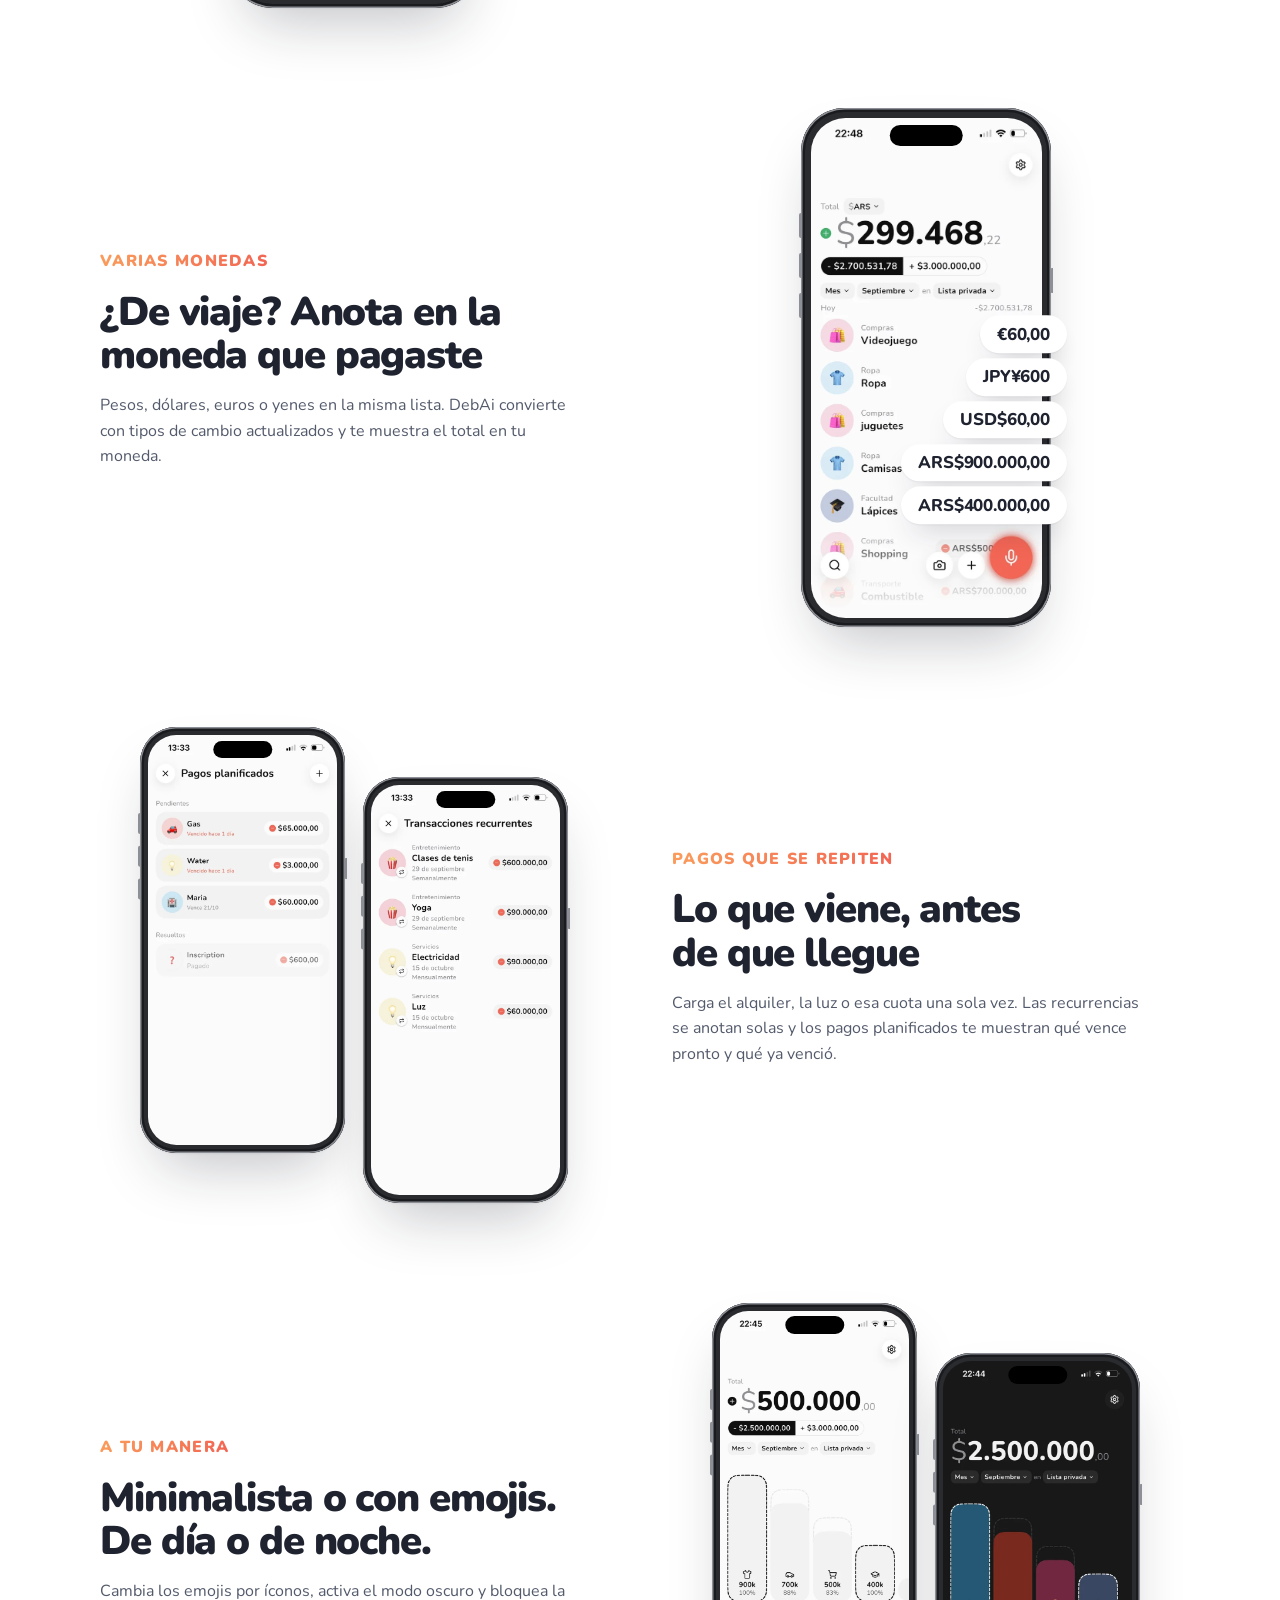
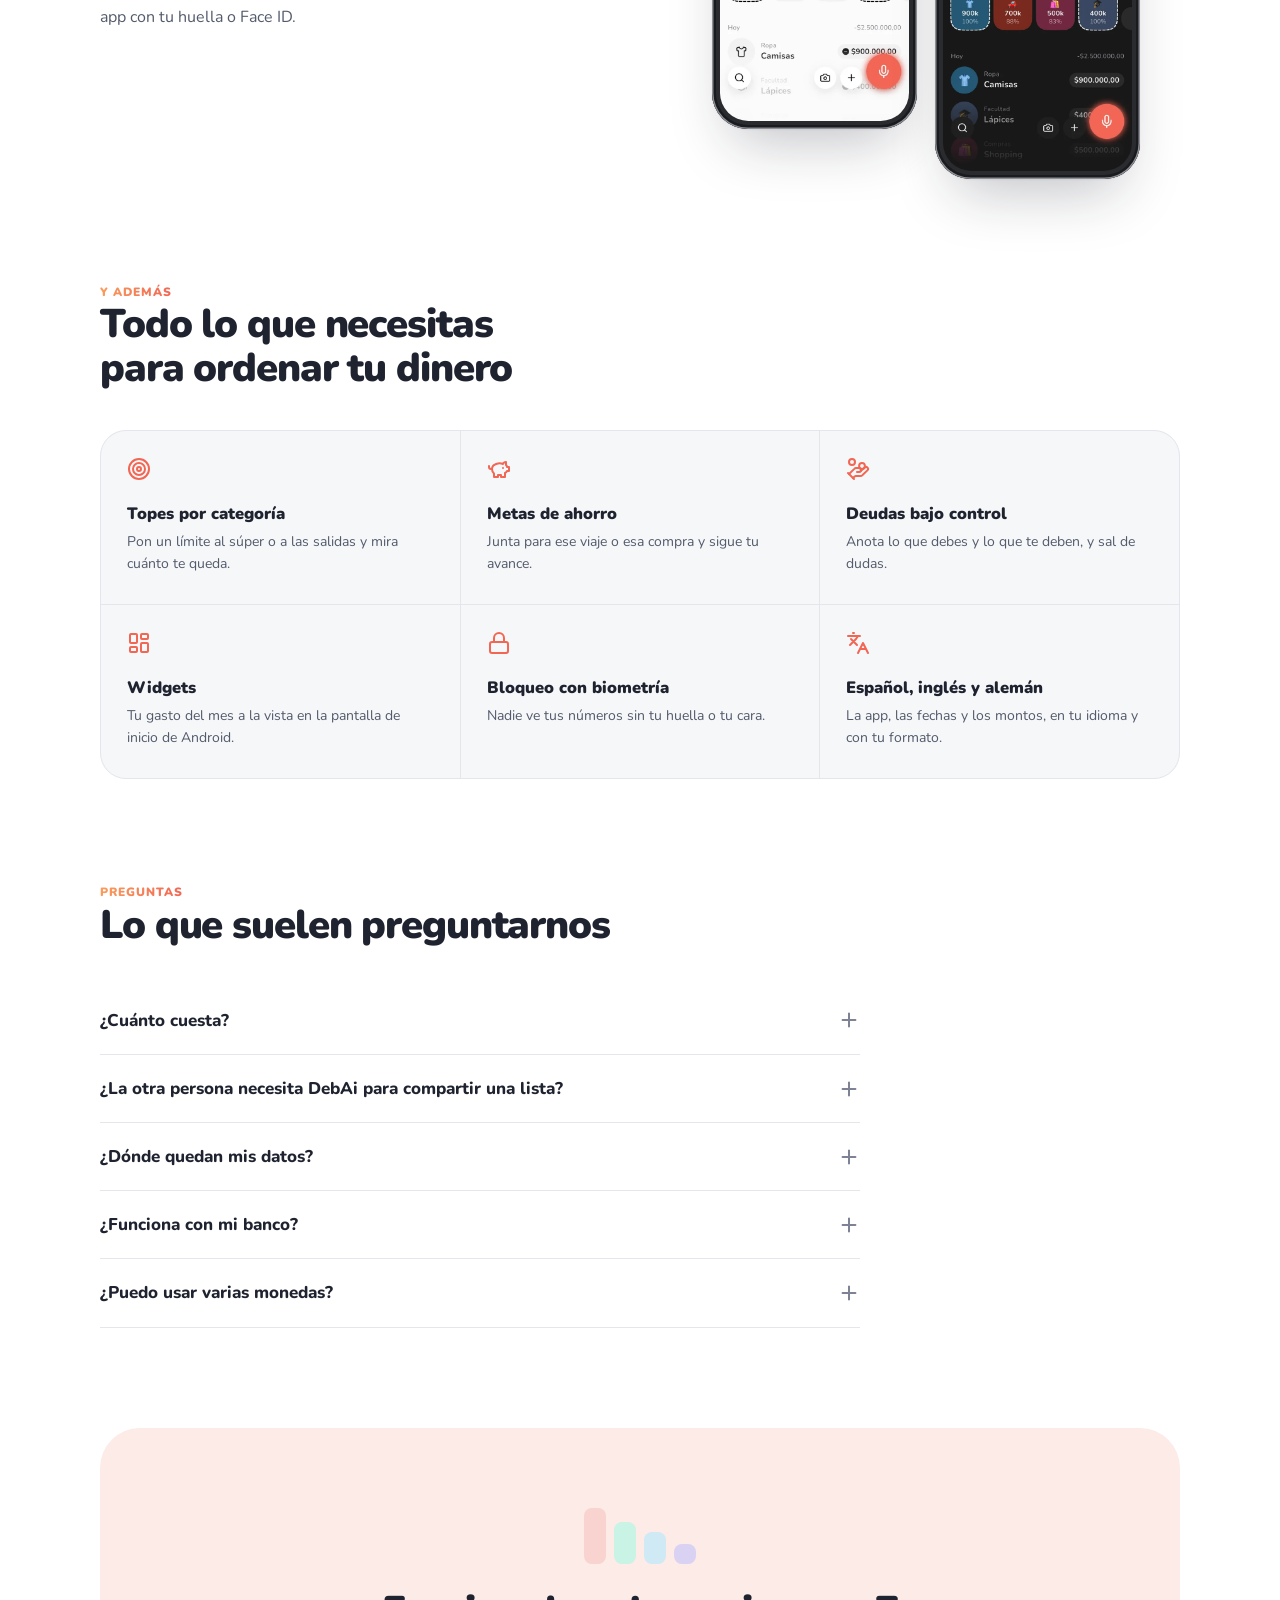
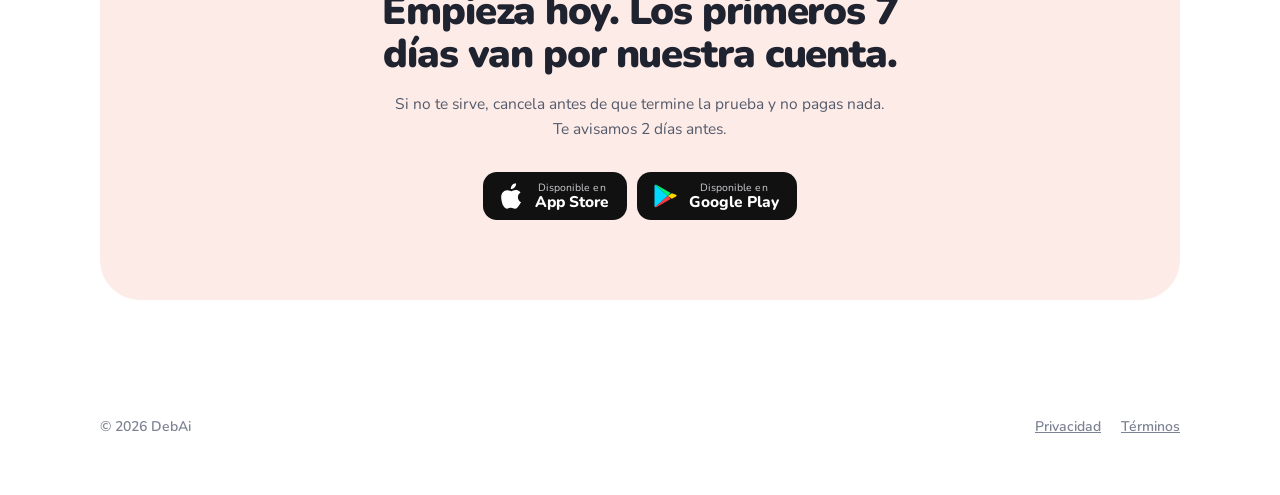
<file: es/index.html>
<!doctype html>
<html lang="es">
<head>
  <meta charset="utf-8" />
  <meta name="viewport" content="width=device-width, initial-scale=1, viewport-fit=cover" />
  <title>App para controlar gastos con IA y dividir gastos | DebAi App</title>
  <meta name="description" content="DebAi, la app para controlar tus gastos con IA: anótalos con la voz, una foto del ticket o el aviso del banco. Listas compartidas para dividir gastos. Prueba gratis de 7 días en iPhone y Android." />
  <meta name="robots" content="index, follow, max-image-preview:large" />
  <link rel="canonical" href="https://debai.app/es/" />
  <link rel="alternate" hreflang="en" href="https://debai.app/" />
  <link rel="alternate" hreflang="es" href="https://debai.app/es/" />
  <link rel="alternate" hreflang="de" href="https://debai.app/de/" />
  <link rel="alternate" hreflang="x-default" href="https://debai.app/" />
  <meta name="theme-color" content="#F26654" />
  <meta name="application-name" content="DebAi" />
  <meta name="apple-itunes-app" content="app-id=6796000118" />

  <meta property="og:type" content="website" />
  <meta property="og:site_name" content="DebAi" />
  <meta property="og:url" content="https://debai.app/es/" />
  <meta property="og:title" content="App para controlar gastos con IA y dividir gastos | DebAi App" />
  <meta property="og:description" content="DebAi, la app para controlar tus gastos con IA: anótalos con la voz, una foto del ticket o el aviso del banco. Listas compartidas para dividir gastos. Prueba gratis de 7 días en iPhone y Android." />
  <meta property="og:locale" content="es_LA" />
  <meta property="og:locale:alternate" content="en_US" />
  <meta property="og:locale:alternate" content="de_DE" />
  <meta property="og:image" content="https://debai.app/assets/og-es.png" />
  <meta property="og:image:width" content="1200" />
  <meta property="og:image:height" content="630" />
  <meta property="og:image:alt" content="DebAi: tus gastos claros, solo o en compañía" />
  <meta name="twitter:card" content="summary_large_image" />
  <meta name="twitter:title" content="App para controlar gastos con IA y dividir gastos | DebAi App" />
  <meta name="twitter:description" content="DebAi, la app para controlar tus gastos con IA: anótalos con la voz, una foto del ticket o el aviso del banco. Listas compartidas para dividir gastos. Prueba gratis de 7 días en iPhone y Android." />
  <meta name="twitter:image" content="https://debai.app/assets/og-es.png" />

  <link rel="icon" href="../favicon-32.png" type="image/png" sizes="32x32" />
  <link rel="icon" href="../favicon-192.png" type="image/png" sizes="192x192" />
  <link rel="apple-touch-icon" href="../apple-touch-icon.png" />
  <link rel="preload" href="../assets/nunito-latin.woff" as="font" type="font/woff" crossorigin />
  <link rel="preload" href="../assets/screens/home-es.webp" as="image" fetchpriority="high" />

  <script type="application/ld+json">{"@context": "https://schema.org", "@graph": [{"@type": "Organization", "@id": "https://debai.app/#organization", "name": "DebAi", "url": "https://debai.app/", "logo": "https://debai.app/favicon-192.png", "sameAs": ["https://apps.apple.com/app/id6796000118", "https://play.google.com/store/apps/details?id=com.debai.app"]}, {"@type": "WebSite", "@id": "https://debai.app/#website", "url": "https://debai.app/", "name": "DebAi", "alternateName": "DebAi App", "inLanguage": "es", "publisher": {"@id": "https://debai.app/#organization"}}, {"@type": "MobileApplication", "name": "DebAi", "description": "App de control de gastos con IA. Anota gastos con la voz, con una foto del ticket o desde la notificación del banco, y compártelos en listas para dividir gastos.", "operatingSystem": "iOS, Android", "applicationCategory": "FinanceApplication", "inLanguage": ["es", "en", "de"], "image": "https://debai.app/assets/og-es.png", "installUrl": ["https://apps.apple.com/app/id6796000118", "https://play.google.com/store/apps/details?id=com.debai.app"], "offers": {"@type": "Offer", "price": "0", "priceCurrency": "USD"}, "publisher": {"@id": "https://debai.app/#organization"}}]}</script>
  <style>
    @font-face {
      font-family: "Nunito";
      src: url("../assets/nunito-latin.woff") format("woff");
      font-weight: 200 1000;
      font-style: normal;
      font-display: swap;
    }

    /* La web es blanca siempre: no sigue el modo oscuro del dispositivo */
    :root {
      --bg: #ffffff;
      --surface: #f6f7f9;
      --surface-2: #eef0f4;
      --text: #1f2330;
      --text-soft: #535a6b;
      --muted: #7d8394;
      --border: #e4e6ec;
      --brand: #f26654;
      --brand-ink: #d8483a;
      --brand-soft: #fdebe7;
      /* Degradé de marca, de derecha a izquierda: coral a la derecha → naranja a la izquierda */
      --brand-gradient: linear-gradient(270deg, #f26654, #fa9c5b);
      --mint: #c9f3e4;
      --sky: #cfe9f5;
      --lemon: #f2ebc9;
      --rose: #f8d3d0;
      --lilac: #d9d2f2;
      --titanium: #2a2b2f;
      --titanium-edge: #8d8f96;
      --badge: #111111;
      --shadow: 0 1px 2px rgba(20, 24, 40, .05), 0 30px 60px -20px rgba(20, 24, 40, .28);
      color-scheme: light;
    }

    * { box-sizing: border-box; }
    html { scroll-behavior: smooth; }
    @media (prefers-reduced-motion: reduce) {
      html { scroll-behavior: auto; }
      *, *::before, *::after { animation: none !important; transition: none !important; }
    }

    body {
      margin: 0;
      font-family: "Nunito", -apple-system, BlinkMacSystemFont, "Segoe UI", sans-serif;
      color: var(--text);
      background: var(--bg);
      font-size: 15.5px;
      line-height: 1.6;
      overflow-x: hidden;
    }
    img { max-width: 100%; display: block; }
    a { color: inherit; }
    :focus-visible { outline: 3px solid var(--brand); outline-offset: 3px; border-radius: 8px; }

    .wrap { max-width: 1120px; margin: 0 auto; padding-inline: 20px; }

    /* ---------- Nav ---------- */
    .nav {
      position: sticky;
      top: env(safe-area-inset-top, 0px);
      z-index: 10;
      background: color-mix(in srgb, var(--bg) 86%, transparent);
      backdrop-filter: saturate(1.4) blur(14px);
      -webkit-backdrop-filter: saturate(1.4) blur(14px);
      border-bottom: 1px solid transparent;
    }
    .nav .wrap { display: flex; align-items: center; gap: 24px; height: 68px; }
    .logo { display: flex; align-items: center; gap: 10px; text-decoration: none; font-weight: 900; font-size: 21px; letter-spacing: -.02em; }
    .logo img { width: 34px; height: 34px; border-radius: 10px; }
    .nav-links { display: flex; gap: 22px; margin-left: auto; }
    .nav-links a { text-decoration: none; color: var(--text-soft); font-weight: 700; font-size: 15px; }
    .nav-links a:hover { color: var(--text); }
    .lang { display: flex; background: var(--surface-2); border-radius: 999px; padding: 3px; }
    .lang a {
      font-size: 12.5px; font-weight: 800; letter-spacing: .04em; text-decoration: none;
      color: var(--muted); padding: 5px 10px; border-radius: 999px;
    }
    .lang a:hover { color: var(--text); }
    .lang a[aria-current="page"] { background: var(--bg); color: var(--text); box-shadow: 0 1px 3px rgba(20,24,40,.12); }
    .nav-cta {
      text-decoration: none; background: var(--brand-gradient); color: #fff; font-weight: 800; font-size: 15px;
      padding: 9px 18px; border-radius: 999px; white-space: nowrap;
    }
    .nav-cta:hover { filter: brightness(.95); }
    @media (max-width: 820px) {
      .nav-links { display: none; }
      .lang { margin-left: auto; }
    }
    @media (max-width: 420px) {
      .nav-cta { display: none; }
    }

    /* ---------- Hero ---------- */
    .hero { padding-block: 56px 72px; }
    .hero .wrap { display: grid; grid-template-columns: 1.15fr .85fr; gap: 48px; align-items: center; }
    h1 {
      font-size: clamp(34px, 5.2vw, 58px); font-weight: 900; letter-spacing: -.035em; line-height: 1.02;
      margin: 0 0 20px; text-wrap: balance;
    }
    h1 em, .kicker {
      font-style: normal; color: var(--brand);
      background: var(--brand-gradient); -webkit-background-clip: text; background-clip: text;
      -webkit-text-fill-color: transparent;
    }
    h1 em { -webkit-box-decoration-break: clone; box-decoration-break: clone; }
    .lead { font-size: clamp(16px, 1.5vw, 18px); color: var(--text-soft); max-width: 36em; margin: 0 0 30px; }
    .ways { display: flex; flex-wrap: wrap; gap: 8px; margin: 0 0 32px; padding: 0; list-style: none; }
    .ways li {
      display: inline-flex; align-items: center; gap: 7px; font-weight: 800; font-size: 13px;
      background: var(--surface); border: 1px solid var(--border); border-radius: 999px; padding: 7px 14px 7px 10px;
    }
    .ways svg { width: 18px; height: 18px; color: var(--brand); }

    .badges { display: flex; gap: 10px; flex-wrap: wrap; }
    .badge {
      display: inline-flex; align-items: center; gap: 10px; padding: 10px 18px 10px 14px; border-radius: 14px;
      background: var(--badge); color: #fff; text-decoration: none; line-height: 1.1;
      transition: transform .15s ease;
    }
    .badge:hover { transform: translateY(-2px); }
    .badge svg { width: 28px; height: 28px; flex-shrink: 0; }
    .badge small { display: block; font-size: 10.5px; color: #cfcfd4; letter-spacing: .02em; }
    .badge b { display: block; font-size: 15.5px; font-weight: 800; }

    /* Barras de tope detrás del teléfono: el visual del home de la app */
    .stage { position: relative; display: flex; justify-content: center; align-items: flex-end; min-height: 500px; }
    .bars {
      position: absolute; inset: auto 0 36px 0; height: 78%;
      display: flex; align-items: flex-end; justify-content: center; gap: 14px;
    }
    .bar {
      width: 21%; max-width: 104px; border-radius: 26px; border: 2px dashed rgba(31,35,48,.18);
      transform-origin: bottom; animation: rise .9s cubic-bezier(.2,.9,.3,1.15) both;
    }
    .bar:nth-child(1) { height: 92%; background: var(--rose); animation-delay: .05s; }
    .bar:nth-child(2) { height: 70%; background: var(--mint); animation-delay: .12s; }
    .bar:nth-child(3) { height: 54%; background: var(--sky); animation-delay: .19s; }
    .bar:nth-child(4) { height: 38%; background: var(--lilac); animation-delay: .26s; }
    @keyframes rise { from { transform: scaleY(.35); } to { transform: scaleY(1); } }
    .stage .phone { position: relative; z-index: 1; }

    /* ---------- iPhone ----------
       Todo escala con --w. El alto lo da la captura (height:auto), así la
       pantalla muestra la imagen completa, sin recortes. */
    .phone {
      --w: min(250px, 70vw);
      position: relative; flex-shrink: 0;
      width: var(--w); padding: calc(var(--w) * .038);
      background: var(--titanium);
      border-radius: calc(var(--w) * .175);
      box-shadow:
        inset 0 0 0 1.5px var(--titanium-edge),
        inset 0 0 0 4px #1a1b1e,
        var(--shadow);
    }
    .phone.sm { --w: min(205px, 40vw); }
    .phone img {
      width: 100%; height: auto; display: block; background: #fff;
      border-radius: calc(var(--w) * .138);
    }
    /* Dynamic Island */
    .phone::after {
      content: ""; position: absolute; left: 50%; transform: translateX(-50%);
      top: calc(var(--w) * .066); width: calc(var(--w) * .29); height: calc(var(--w) * .085);
      background: #000; border-radius: 999px;
    }
    /* Botones laterales: acción + volumen a la izquierda, encendido a la derecha */
    .phone::before {
      content: ""; position: absolute; left: -2px; top: calc(var(--w) * .42);
      width: 3px; height: calc(var(--w) * .1); border-radius: 2px 0 0 2px; background: var(--titanium-edge);
      box-shadow:
        0 calc(var(--w) * .16) 0 0 var(--titanium-edge),
        0 calc(var(--w) * .32) 0 0 var(--titanium-edge),
        calc(var(--w) + 1px) calc(var(--w) * .22) 0 0 var(--titanium-edge);
    }

    /* ---------- Sections ---------- */
    section { padding-block: 76px; }
    .kicker { display: inline-block; font-weight: 900; font-size: 12px; letter-spacing: .08em; text-transform: uppercase; margin: 0 0 10px; }
    h2 { font-size: clamp(27px, 3.4vw, 40px); font-weight: 900; letter-spacing: -.028em; line-height: 1.08; margin: 0 0 16px; text-wrap: balance; }
    .sec-head { max-width: 600px; margin-bottom: 40px; }
    .sec-head p { color: var(--text-soft); margin: 0; }

    /* Cómo se anota */
    .grid4 { display: grid; grid-template-columns: repeat(4, 1fr); gap: 16px; }
    .way { background: var(--surface); border: 1px solid var(--border); border-radius: 26px; padding: 26px 24px; }
    .way .ic {
      width: 48px; height: 48px; border-radius: 16px; display: grid; place-items: center; margin-bottom: 18px; color: var(--text);
    }
    .way:nth-child(1) .ic { background: var(--rose); }
    .way:nth-child(2) .ic { background: var(--sky); }
    .way:nth-child(3) .ic { background: var(--lemon); }
    .way:nth-child(4) .ic { background: var(--mint); }
    .way .ic svg { width: 24px; height: 24px; color: #1f2330; }
    .way h3 { font-size: 17.5px; font-weight: 900; margin: 0 0 6px; letter-spacing: -.01em; }
    .way p { margin: 0; color: var(--text-soft); font-size: 14.5px; }
    @media (max-width: 960px) { .grid4 { grid-template-columns: repeat(2, 1fr); } }
    @media (max-width: 520px) { .grid4 { grid-template-columns: 1fr; } }

    /* Filas de feature */
    .feature { display: grid; grid-template-columns: 1fr 1fr; gap: 64px; align-items: center; }
    .feature + .feature { margin-top: 100px; }
    .feature.flip .copy { order: 2; }
    .feature .copy p { color: var(--text-soft); font-size: 16px; margin: 0 0 16px; max-width: 30em; }
    .feature .shots { display: flex; justify-content: center; align-items: flex-start; gap: 18px; }
    .feature .shots .phone.sm:nth-child(2) { margin-top: 50px; }
    /* ---------- Piezas que sobresalen del teléfono ----------
       Van encima de la captura, en coordenadas de la imagen (600×1299): top en % del alto,
       left/right en % del ancho. Cada idioma tiene su captura, así que cada uno su posición. */
    .pops { position: absolute; inset: calc(var(--w) * .038); z-index: 2; pointer-events: none; }
    .fx-pop {
      position: absolute; right: -11%; top: var(--y); transform: translateY(-50%);
      background: #fff; color: var(--text); font-weight: 800; letter-spacing: -.01em; white-space: nowrap;
      font-size: calc(var(--w) * .068); line-height: 1; padding: .6em 1em; border-radius: 999px;
      box-shadow: 0 1px 2px rgba(20, 24, 40, .06), 0 14px 30px -12px rgba(20, 24, 40, .3);
    }
    .fx-pop:nth-child(1) { --y: 43.34%; }
    .fx-pop:nth-child(2) { --y: 51.89%; }
    .fx-pop:nth-child(3) { --y: 60.43%; }
    .fx-pop:nth-child(4) { --y: 68.98%; }
    .fx-pop:nth-child(5) { --y: 77.52%; }
    :is(html[lang="en"], html[lang="de"]) .fx-pop:nth-child(1) { --y: 37.64%; }
    :is(html[lang="en"], html[lang="de"]) .fx-pop:nth-child(2) { --y: 46.19%; }
    :is(html[lang="en"], html[lang="de"]) .fx-pop:nth-child(3) { --y: 54.73%; }
    :is(html[lang="en"], html[lang="de"]) .fx-pop:nth-child(4) { --y: 63.28%; }
    :is(html[lang="en"], html[lang="de"]) .fx-pop:nth-child(5) { --y: 71.82%; }
    /* La card de movimientos detectados es un recorte agrandado de la misma captura */
    .bank-pop {
      --x0: 18; --y0: 516; --cw: 564; --ch: 482;
      position: absolute; left: 50%; top: calc((var(--y0) + var(--ch) / 2) / 1299 * 100%);
      width: calc(var(--cw) / 600 * 118%); transform: translate(-50%, -50%);
      padding: calc(var(--w) * .03) calc(var(--w) * .02); background: #fcfbfc; border-radius: calc(var(--w) * .085);
      box-shadow: 0 1px 2px rgba(20, 24, 40, .06), 0 24px 50px -18px rgba(20, 24, 40, .35);
    }
    :is(html[lang="en"], html[lang="de"]) .bank-pop { --y0: 484; }
    .bank-pop div { aspect-ratio: var(--cw) / var(--ch); overflow: hidden; }
    .bank-pop img {
      width: calc(600 / var(--cw) * 100%); max-width: none; height: auto;
      margin-left: calc(var(--x0) / var(--cw) * -100%); margin-top: calc(var(--y0) / var(--cw) * -100%);
    }
    /* Entrada al llegar con el scroll (solo con JS: sin JS se ven quietas) */
    .js-pops .pops > * { transition: opacity .5s ease, translate .6s cubic-bezier(.2, .9, .3, 1.15); }
    .js-pops .pops:not(.shown) > * { opacity: 0; translate: -14% 0; }
    .js-pops .pops:not(.shown) > .bank-pop { translate: 0 12%; }
    .fx-pop:nth-child(2) { transition-delay: .07s; }
    .fx-pop:nth-child(3) { transition-delay: .14s; }
    .fx-pop:nth-child(4) { transition-delay: .21s; }
    .fx-pop:nth-child(5) { transition-delay: .28s; }
    .note { font-size: 13.5px !important; color: var(--muted) !important; }
    .checks { list-style: none; padding: 0; margin: 22px 0 0; display: grid; gap: 12px; }
    .checks li { display: flex; gap: 12px; align-items: flex-start; font-weight: 700; }
    .checks svg { width: 22px; height: 22px; flex-shrink: 0; color: var(--brand); margin-top: 2px; }
    @media (max-width: 860px) {
      .feature { grid-template-columns: 1fr; gap: 40px; }
      .feature.flip .copy { order: 0; }
      .feature + .feature { margin-top: 88px; }
    }

    /* Banda compartida — el diferencial */
    .band {
      background: var(--brand-soft); border-radius: 40px; padding: clamp(36px, 6vw, 72px);
      display: grid; grid-template-columns: 1fr 1fr; gap: 56px; align-items: center;
    }
    .band .pill {
      display: inline-flex; align-items: center; gap: 6px; background: var(--brand); color: #fff;
      font-weight: 900; font-size: 12.5px; letter-spacing: .05em; text-transform: uppercase;
      padding: 6px 12px; border-radius: 999px; margin-bottom: 16px;
    }
    .band .kicker { display: block; width: fit-content; }
    .band p { color: var(--text-soft); font-size: 16px; margin: 0; max-width: 30em; }
    .band .shots { display: flex; justify-content: center; }
    .avatars { display: flex; margin-top: 28px; }
    .avatars span {
      width: 42px; height: 42px; border-radius: 50%; display: grid; place-items: center;
      font-weight: 900; font-size: 15px; color: #1f2330; border: 3px solid var(--brand-soft); margin-left: -10px;
    }
    .avatars span:first-child { margin-left: 0; background: var(--mint); }
    .avatars span:nth-child(2) { background: var(--sky); }
    .avatars span:nth-child(3) { background: var(--lemon); }
    @media (max-width: 860px) { .band { grid-template-columns: 1fr; } }

    /* Y además */
    .extras { display: grid; grid-template-columns: repeat(3, 1fr); gap: 1px; background: var(--border); border: 1px solid var(--border); border-radius: 26px; overflow: hidden; }
    .extra { background: var(--surface); padding: 26px 26px 28px; }
    .extra svg { width: 24px; height: 24px; color: var(--brand); margin-bottom: 12px; }
    .extra h3 { margin: 0 0 4px; font-size: 16.5px; font-weight: 900; }
    .extra p { margin: 0; color: var(--text-soft); font-size: 14px; }
    @media (max-width: 860px) { .extras { grid-template-columns: repeat(2, 1fr); } }
    @media (max-width: 520px) { .extras { grid-template-columns: 1fr; } }

    /* FAQ */
    .faq { max-width: 760px; }
    .faq details { border-bottom: 1px solid var(--border); }
    .faq summary {
      list-style: none; cursor: pointer; display: flex; justify-content: space-between; align-items: center; gap: 16px;
      padding: 20px 0; font-weight: 800; font-size: 17px;
    }
    .faq summary::-webkit-details-marker { display: none; }
    .faq summary svg { width: 22px; height: 22px; flex-shrink: 0; color: var(--muted); transition: transform .2s ease; }
    .faq details[open] summary svg { transform: rotate(45deg); color: var(--brand); }
    .faq details p { margin: 0 0 22px; color: var(--text-soft); max-width: 40em; }

    /* CTA final */
    .final { text-align: center; }
    .final .card {
      background: var(--brand-soft); border-radius: 40px; padding: clamp(44px, 7vw, 80px) 24px;
    }
    .final h2 { max-width: 14em; margin-inline: auto; }
    .final p { color: var(--text-soft); margin: 0 auto 30px; max-width: 32em; }
    .final .badges { justify-content: center; }
    .final .mini-bars { display: flex; justify-content: center; gap: 8px; align-items: flex-end; height: 56px; margin-bottom: 26px; }
    .final .mini-bars i { width: 22px; border-radius: 8px; display: block; }
    .final .mini-bars i:nth-child(1) { height: 100%; background: var(--rose); }
    .final .mini-bars i:nth-child(2) { height: 74%; background: var(--mint); }
    .final .mini-bars i:nth-child(3) { height: 56%; background: var(--sky); }
    .final .mini-bars i:nth-child(4) { height: 36%; background: var(--lilac); }

    footer { padding-block: 40px 56px; color: var(--muted); font-size: 14px; font-weight: 600; }
    footer .wrap { display: flex; flex-wrap: wrap; gap: 12px 24px; align-items: center; }
    footer nav { display: flex; gap: 20px; margin-left: auto; }
    footer a { color: var(--muted); }
    footer a:hover { color: var(--text); }

    @media (max-width: 860px) {
      .hero { padding-block: 32px 56px; }
      .hero .wrap { grid-template-columns: 1fr; gap: 40px; }
      .stage { min-height: 0; padding-top: 20px; }
      section { padding-block: 64px; }
    }
  </style>
</head>
<body>

  <svg width="0" height="0" style="position:absolute" aria-hidden="true">
    <defs>
      <symbol id="i-mic" viewBox="0 0 24 24" fill="none" stroke="currentColor" stroke-width="2" stroke-linecap="round" stroke-linejoin="round"><path d="M12 2a3 3 0 0 0-3 3v7a3 3 0 0 0 6 0V5a3 3 0 0 0-3-3Z"/><path d="M19 10v2a7 7 0 0 1-14 0v-2"/><line x1="12" x2="12" y1="19" y2="22"/></symbol>
      <symbol id="i-camera" viewBox="0 0 24 24" fill="none" stroke="currentColor" stroke-width="2" stroke-linecap="round" stroke-linejoin="round"><path d="M14.5 4h-5L7 7H4a2 2 0 0 0-2 2v9a2 2 0 0 0 2 2h16a2 2 0 0 0 2-2V9a2 2 0 0 0-2-2h-3l-2.5-3z"/><circle cx="12" cy="13" r="3"/></symbol>
      <symbol id="i-keyboard" viewBox="0 0 24 24" fill="none" stroke="currentColor" stroke-width="2" stroke-linecap="round" stroke-linejoin="round"><path d="M10 8h.01M12 12h.01M14 8h.01M16 12h.01M18 8h.01M6 8h.01M7 16h10M8 12h.01"/><rect width="20" height="16" x="2" y="4" rx="2"/></symbol>
      <symbol id="i-bell" viewBox="0 0 24 24" fill="none" stroke="currentColor" stroke-width="2" stroke-linecap="round" stroke-linejoin="round"><path d="M6 8a6 6 0 0 1 12 0c0 7 3 9 3 9H3s3-2 3-9"/><path d="M10.3 21a1.94 1.94 0 0 0 3.4 0"/></symbol>
      <symbol id="i-check" viewBox="0 0 24 24" fill="none" stroke="currentColor" stroke-width="2.4" stroke-linecap="round" stroke-linejoin="round"><circle cx="12" cy="12" r="10"/><path d="m8.5 12 2.5 2.5 4.5-5"/></symbol>
      <symbol id="i-plus" viewBox="0 0 24 24" fill="none" stroke="currentColor" stroke-width="2.2" stroke-linecap="round"><path d="M12 5v14M5 12h14"/></symbol>
      <symbol id="i-users" viewBox="0 0 24 24" fill="none" stroke="currentColor" stroke-width="2" stroke-linecap="round" stroke-linejoin="round"><path d="M16 21v-2a4 4 0 0 0-4-4H6a4 4 0 0 0-4 4v2"/><circle cx="9" cy="7" r="4"/><path d="M22 21v-2a4 4 0 0 0-3-3.87M16 3.13a4 4 0 0 1 0 7.75"/></symbol>
      <symbol id="i-target" viewBox="0 0 24 24" fill="none" stroke="currentColor" stroke-width="2" stroke-linecap="round" stroke-linejoin="round"><circle cx="12" cy="12" r="10"/><circle cx="12" cy="12" r="6"/><circle cx="12" cy="12" r="2"/></symbol>
      <symbol id="i-piggy" viewBox="0 0 24 24" fill="none" stroke="currentColor" stroke-width="2" stroke-linecap="round" stroke-linejoin="round"><path d="M19 5c-1.5 0-2.8 1.4-3 2-3.5-1.5-11-.3-11 5 0 1.8 0 3 2 4.5V20h4v-2h3v2h4v-4c1-.5 1.7-1 2-2h2v-4h-2c0-1-.5-1.5-1-2V5z"/><path d="M2 9v1c0 1.1.9 2 2 2h1"/><path d="M16 11h.01"/></symbol>
      <symbol id="i-handcoins" viewBox="0 0 24 24" fill="none" stroke="currentColor" stroke-width="2" stroke-linecap="round" stroke-linejoin="round"><path d="M11 15h2a2 2 0 1 0 0-4h-3c-.6 0-1.1.2-1.4.6L3 17"/><path d="m7 21 1.6-1.4c.3-.4.8-.6 1.4-.6h4c1.1 0 2.1-.4 2.8-1.2l4.6-4.4a2 2 0 0 0-2.75-2.91l-4.2 3.9"/><path d="m2 16 6 6"/><circle cx="16" cy="9" r="2.9"/><circle cx="6" cy="5" r="3"/></symbol>
      <symbol id="i-layout" viewBox="0 0 24 24" fill="none" stroke="currentColor" stroke-width="2" stroke-linecap="round" stroke-linejoin="round"><rect width="7" height="9" x="3" y="3" rx="1"/><rect width="7" height="5" x="14" y="3" rx="1"/><rect width="7" height="9" x="14" y="12" rx="1"/><rect width="7" height="5" x="3" y="16" rx="1"/></symbol>
      <symbol id="i-lock" viewBox="0 0 24 24" fill="none" stroke="currentColor" stroke-width="2" stroke-linecap="round" stroke-linejoin="round"><rect width="18" height="11" x="3" y="11" rx="2"/><path d="M7 11V7a5 5 0 0 1 10 0v4"/></symbol>
      <symbol id="i-languages" viewBox="0 0 24 24" fill="none" stroke="currentColor" stroke-width="2" stroke-linecap="round" stroke-linejoin="round"><path d="m5 8 6 6M4 14l6-6 2-3M2 5h12M7 2h1M22 22l-5-10-5 10M14 18h6"/></symbol>
    </defs>
  </svg>

  <header class="nav">
    <div class="wrap">
      <a class="logo" href="#top"><img src="../legal/assets/icon.webp" alt="" width="34" height="34" />DebAi</a>
      <nav class="nav-links">
        <a href="#como">Cómo funciona</a>
        <a href="#funciones">Funciones</a>
        <a href="#preguntas">Preguntas</a>
      </nav>
      <nav class="lang" aria-label="Idioma"><a href="../" hreflang="en" lang="en">EN</a><a href="./" hreflang="es" lang="es" aria-current="page">ES</a><a href="../de/" hreflang="de" lang="de">DE</a></nav>
      <a class="nav-cta" href="#descargar">Descargar</a>
    </div>
  </header>

  <main id="top">
    <div class="hero">
      <div class="wrap">
        <div>
          <h1>Tus gastos claros.<br><em>Solo o en compañía.</em></h1>
          <p class="lead">Anota un gasto hablando, con una foto del ticket o desde la notificación del banco. DebAi lo ordena por categoría y te muestra cuánto te queda de cada tope.</p>
          <ul class="ways">
            <li><svg><use href="#i-mic"/></svg><span>Voz</span></li>
            <li><svg><use href="#i-camera"/></svg><span>Foto</span></li>
            <li><svg><use href="#i-keyboard"/></svg><span>Texto</span></li>
            <li><svg><use href="#i-bell"/></svg><span>Notificaciones del banco</span></li>
          </ul>
          <div class="badges">
            <a class="badge" href="https://apps.apple.com/app/id6796000118" target="_blank" rel="noopener">
              <svg viewBox="0 0 24 24" fill="currentColor" aria-hidden="true"><path d="M16.365 1.43c0 1.14-.493 2.27-1.177 3.08-.744.9-1.99 1.57-2.987 1.57-.12 0-.23-.02-.29-.03-.015-.06-.045-.226-.045-.394 0-1.13.559-2.27 1.208-2.99.744-.85 2.033-1.51 3.075-1.55.015.1.03.2.03.31zm4.09 16.05c-.075.15-.55 1.03-1.5 2.35-.998 1.5-2.033 2.99-3.5 3.02-1.42.03-1.88-.84-3.5-.84-1.63 0-2.14.81-3.49.87-1.41.06-2.5-1.620-3.5-3.12C3.98 16.63 2.7 12.24 4.5 9.36c.9-1.43 2.5-2.34 4.25-2.37 1.36-.03 2.64.9 3.5.9.85 0 2.42-1.11 4.08-.95.7.03 2.65.28 3.9 2.13-.1.06-2.33 1.34-2.3 4.05.02 3.13 2.8 4.36 2.83 4.38z"/></svg>
              <span><small>Disponible en</small><b>App Store</b></span>
            </a>
            <a class="badge" href="https://play.google.com/store/apps/details?id=com.debai.app" target="_blank" rel="noopener">
              <svg viewBox="0 0 24 24" aria-hidden="true"><path fill="#00d9ff" d="M3.6 2.4 14.3 12 3.6 21.6c-.35-.2-.6-.58-.6-1.02V3.42c0-.44.25-.82.6-1.02z"/><path fill="#ffd400" d="M17.9 9.6 14.3 12l3.6 2.4 3.55-2c.6-.34.6-1.06 0-1.4z"/><path fill="#00f076" d="M14.3 12 3.6 2.4c.14-.08.3-.12.46-.12.16 0 .33.04.5.13l12.34 6.99z"/><path fill="#ff3a44" d="M14.3 12 3.6 21.6c.14.08.3.12.46.12.16 0 .33-.04.5-.13l12.34-6.99z"/></svg>
              <span><small>Disponible en</small><b>Google Play</b></span>
            </a>
          </div>
        </div>
        <div class="stage">
          <div class="bars" aria-hidden="true"><span class="bar"></span><span class="bar"></span><span class="bar"></span><span class="bar"></span></div>
          <div class="phone"><img src="../assets/screens/home-es.webp" alt="Inicio de DebAi App con el total del mes y los topes por categoría" width="600" height="1299" fetchpriority="high" /></div>
        </div>
      </div>
    </div>

    <section id="como">
      <div class="wrap">
        <div class="sec-head">
          <p class="kicker">Cómo funciona</p>
          <h2>Anotar un gasto te toma segundos</h2>
          <p>Elige la forma que te quede más cómoda en cada momento. La IA completa el resto.</p>
        </div>
        <div class="grid4">
          <article class="way">
            <div class="ic"><svg><use href="#i-mic"/></svg></div>
            <h3>Hablando</h3>
            <p>“Compré un café por $3”. DebAi entiende el monto, la categoría y la moneda.</p>
          </article>
          <article class="way">
            <div class="ic"><svg><use href="#i-camera"/></svg></div>
            <h3>Con una foto</h3>
            <p>Tomas una foto del ticket y la IA lee el comercio, el monto y la categoría.</p>
          </article>
          <article class="way">
            <div class="ic"><svg><use href="#i-keyboard"/></svg></div>
            <h3>Escribiendo</h3>
            <p>Monto, nombre y listo. La categoría se sugiere sola.</p>
          </article>
          <article class="way">
            <div class="ic"><svg><use href="#i-bell"/></svg></div>
            <h3>Desde tu banco</h3>
            <p>DebAi detecta el pago en la notificación de tu banco o billetera. Tú solo aceptas o descartas.</p>
          </article>
        </div>
      </div>
    </section>

    <section id="compartidas" style="padding-top: 0">
      <div class="wrap">
        <div class="band">
          <div>
            <span class="pill"><svg width="14" height="14"><use href="#i-users"/></svg><span>Lo que nos distingue</span></span>
            <p class="kicker">Listas compartidas</p>
            <h2>Cuentas claras conservan la amistad</h2>
            <p>Crea una lista con tu pareja, tus roomies o el grupo del viaje. Cada gasto dice quién pagó y entre quiénes se divide, y DebAi lleva la cuenta de lo que se deben.</p>
            <ul class="checks">
              <li><svg><use href="#i-check"/></svg><span>Invitas con un link</span></li>
              <li><svg><use href="#i-check"/></svg><span>Divides cada gasto entre quienes participaron</span></li>
              <li><svg><use href="#i-check"/></svg><span>Todo se actualiza en vivo en el teléfono de cada uno</span></li>
              <li><svg><use href="#i-check"/></svg><span>Marcas tu parte como pagada con un gesto</span></li>
            </ul>
            <div class="avatars" aria-hidden="true"><span>D</span><span>N</span><span>R</span></div>
          </div>
          <div class="shots">
            <div class="phone"><img src="../assets/screens/shared-es.webp" alt="Lista compartida que muestra quién pagó cada gasto" decoding="async" width="600" height="1299" /></div>
          </div>
        </div>
      </div>
    </section>

    <section id="funciones" style="padding-top: 24px">
      <div class="wrap">
        <div class="feature">
          <div class="copy">
            <p class="kicker">Voz</p>
            <h2>Dilo como te sale</h2>
            <p>Toca el micrófono y cuéntale a DebAi qué compraste. Puedes corregir el texto antes de enviarlo, y en una lista compartida también decir quién pagó.</p>
          </div>
          <div class="shots"><div class="phone"><img src="../assets/screens/voice-es.webp" alt="Pantalla para anotar con la voz" decoding="async" width="600" height="1299" /></div></div>
        </div>

        <div class="feature flip">
          <div class="copy">
            <p class="kicker">Movimientos detectados</p>
            <h2>Tu banco avisa, DebAi anota</h2>
            <p>Cuando llega la notificación de un pago, DebAi te lo deja listo para aceptar, con monto y comercio. Nada se guarda sin que lo confirmes.</p>
            <p class="note">En Android, con las notificaciones de tu banco. En iPhone, con una automatización de Apple Pay en Atajos.</p>
          </div>
          <div class="shots">
            <div class="phone">
              <img src="../assets/screens/bank-es.webp" alt="Pagos detectados desde las notificaciones del banco" decoding="async" width="600" height="1299" />
              <div class="pops" aria-hidden="true">
                <div class="bank-pop"><div><img src="../assets/screens/bank-es.webp" alt="" decoding="async" width="600" height="1299" /></div></div>
              </div>
            </div>
          </div>
        </div>

        <div class="feature">
          <div class="copy">
            <p class="kicker">Varias monedas</p>
            <h2>¿De viaje? Anota en la moneda que pagaste</h2>
            <p>Pesos, dólares, euros o yenes en la misma lista. DebAi convierte con tipos de cambio actualizados y te muestra el total en tu moneda.</p>
          </div>
          <div class="shots">
            <div class="phone">
              <img src="../assets/screens/currencies-es.webp" alt="Gastos en varias monedas" decoding="async" width="600" height="1299" />
              <div class="pops" aria-hidden="true">
                <span class="fx-pop">€60,00</span>
                <span class="fx-pop">JPY¥600</span>
                <span class="fx-pop">USD$60,00</span>
                <span class="fx-pop">ARS$900.000,00</span>
                <span class="fx-pop">ARS$400.000,00</span>
              </div>
            </div>
          </div>
        </div>

        <div class="feature flip">
          <div class="copy">
            <p class="kicker">Pagos que se repiten</p>
            <h2>Lo que viene, antes de que llegue</h2>
            <p>Carga el alquiler, la luz o esa cuota una sola vez. Las recurrencias se anotan solas y los pagos planificados te muestran qué vence pronto y qué ya venció.</p>
          </div>
          <div class="shots">
            <div class="phone sm"><img src="../assets/screens/planned-es.webp" alt="Pagos planificados" decoding="async" width="600" height="1299" /></div>
            <div class="phone sm"><img src="../assets/screens/recurring-es.webp" alt="Gastos recurrentes" decoding="async" width="600" height="1299" /></div>
          </div>
        </div>

        <div class="feature">
          <div class="copy">
            <p class="kicker">A tu manera</p>
            <h2>Minimalista o con emojis. De día o de noche.</h2>
            <p>Cambia los emojis por íconos, activa el modo oscuro y bloquea la app con tu huella o Face ID.</p>
          </div>
          <div class="shots">
            <div class="phone sm"><img src="../assets/screens/minimal-es.webp" alt="Modo minimalista con íconos" decoding="async" width="600" height="1299" /></div>
            <div class="phone sm"><img src="../assets/screens/dark-es.webp" alt="Modo oscuro" decoding="async" width="600" height="1299" /></div>
          </div>
        </div>
      </div>
    </section>

    <section style="padding-top: 24px">
      <div class="wrap">
        <div class="sec-head">
          <p class="kicker">Y además</p>
          <h2>Todo lo que necesitas para ordenar tu dinero</h2>
        </div>
        <div class="extras">
          <div class="extra"><svg><use href="#i-target"/></svg><h3>Topes por categoría</h3><p>Pon un límite al súper o a las salidas y mira cuánto te queda.</p></div>
          <div class="extra"><svg><use href="#i-piggy"/></svg><h3>Metas de ahorro</h3><p>Junta para ese viaje o esa compra y sigue tu avance.</p></div>
          <div class="extra"><svg><use href="#i-handcoins"/></svg><h3>Deudas bajo control</h3><p>Anota lo que debes y lo que te deben, y sal de dudas.</p></div>
          <div class="extra"><svg><use href="#i-layout"/></svg><h3>Widgets</h3><p>Tu gasto del mes a la vista en la pantalla de inicio de Android.</p></div>
          <div class="extra"><svg><use href="#i-lock"/></svg><h3>Bloqueo con biometría</h3><p>Nadie ve tus números sin tu huella o tu cara.</p></div>
          <div class="extra"><svg><use href="#i-languages"/></svg><h3>Español, inglés y alemán</h3><p>La app, las fechas y los montos, en tu idioma y con tu formato.</p></div>
        </div>
      </div>
    </section>

    <section id="preguntas" style="padding-top: 24px">
      <div class="wrap">
        <div class="sec-head">
          <p class="kicker">Preguntas</p>
          <h2>Lo que suelen preguntarnos</h2>
        </div>
        <div class="faq">
          <details><summary><span>¿Cuánto cuesta?</span><svg><use href="#i-plus"/></svg></summary><p>Hay un plan mensual y uno anual, y los dos se contratan desde la app. El anual trae 7 días gratis: la tienda no te cobra hasta que terminan, y te avisamos 2 días antes.</p></details>
          <details><summary><span>¿La otra persona necesita DebAi para compartir una lista?</span><svg><use href="#i-plus"/></svg></summary><p>Sí. Le mandas el link de invitación, instala la app y entra directo a la lista.</p></details>
          <details><summary><span>¿Dónde quedan mis datos?</span><svg><use href="#i-plus"/></svg></summary><p>Tus datos viven en tu teléfono y, con la suscripción activa, se respaldan en la nube para que no los pierdas si cambias de equipo.</p></details>
          <details><summary><span>¿Funciona con mi banco?</span><svg><use href="#i-plus"/></svg></summary><p>En Android, DebAi lee las notificaciones de pago de tu banco o billetera. Si alguna no la reconoce, igual puedes anotar el gasto con la voz, una foto o a mano.</p></details>
          <details><summary><span>¿Puedo usar varias monedas?</span><svg><use href="#i-plus"/></svg></summary><p>Sí. Cada gasto guarda la moneda en la que pagaste, y cada lista muestra el total en la moneda que elijas.</p></details>
        </div>
      </div>
    </section>

    <section id="descargar" class="final" style="padding-top: 24px">
      <div class="wrap">
        <div class="card">
          <div class="mini-bars" aria-hidden="true"><i></i><i></i><i></i><i></i></div>
          <h2>Empieza hoy. Los primeros 7 días van por nuestra cuenta.</h2>
          <p>Si no te sirve, cancela antes de que termine la prueba y no pagas nada. Te avisamos 2 días antes.</p>
          <div class="badges">
            <a class="badge" href="https://apps.apple.com/app/id6796000118" target="_blank" rel="noopener">
              <svg viewBox="0 0 24 24" fill="currentColor" aria-hidden="true"><path d="M16.365 1.43c0 1.14-.493 2.27-1.177 3.08-.744.9-1.99 1.57-2.987 1.57-.12 0-.23-.02-.29-.03-.015-.06-.045-.226-.045-.394 0-1.13.559-2.27 1.208-2.99.744-.85 2.033-1.51 3.075-1.55.015.1.03.2.03.31zm4.09 16.05c-.075.15-.55 1.030-1.5 2.35-.998 1.5-2.033 2.99-3.5 3.02-1.42.03-1.88-.84-3.5-.84-1.63 0-2.14.81-3.49.87-1.41.06-2.5-1.62-3.5-3.12C3.98 16.63 2.7 12.24 4.5 9.36c.9-1.43 2.5-2.34 4.25-2.37 1.36-.03 2.64.9 3.5.9.85 0 2.42-1.11 4.08-.95.7.03 2.65.28 3.9 2.13-.1.06-2.33 1.34-2.3 4.05.02 3.13 2.8 4.36 2.83 4.38z"/></svg>
              <span><small>Disponible en</small><b>App Store</b></span>
            </a>
            <a class="badge" href="https://play.google.com/store/apps/details?id=com.debai.app" target="_blank" rel="noopener">
              <svg viewBox="0 0 24 24" aria-hidden="true"><path fill="#00d9ff" d="M3.6 2.4 14.3 12 3.6 21.6c-.35-.2-.6-.58-.6-1.02V3.42c0-.44.25-.82.6-1.020z"/><path fill="#ffd400" d="M17.9 9.6 14.3 12l3.6 2.4 3.55-2c.6-.34.6-1.06 0-1.4z"/><path fill="#00f076" d="M14.3 12 3.6 2.4c.14-.08.3-.12.46-.12.16 0 .33.04.5.13l12.34 6.99z"/><path fill="#ff3a44" d="M14.3 12 3.6 21.6c.14.08.3.12.46.12.16 0 .33-.04.5-.13l12.34-6.99z"/></svg>
              <span><small>Disponible en</small><b>Google Play</b></span>
            </a>
          </div>
        </div>
      </div>
    </section>
  </main>

  <footer>
    <div class="wrap">
      <span>© 2026 DebAi</span>
      <nav>
        <a href="../legal/index.html">Privacidad</a>
        <a href="../legal/terminos.html">Términos</a>
      </nav>
    </div>
  </footer>

  <script>
    (function () {
      var HERE = "es", HOMES = {"en": "../", "es": "./", "de": "../de/"};
      function go(l) { location.replace(HOMES[l] + location.hash); }
      function saved() { try { return localStorage.getItem("debai.lang"); } catch (e) { return null; } }
      document.querySelectorAll(".lang a").forEach(function (a) {
        a.addEventListener("click", function () {
          try { localStorage.setItem("debai.lang", a.getAttribute("hreflang")); } catch (e) {}
        });
      });
      // Links viejos con ?lang=xx
      try {
        var q = new URLSearchParams(location.search).get("lang");
        if (q && HOMES[q] && q !== HERE) { go(q); return; }
      } catch (e) {}
      // Solo la raíz detecta el idioma: quien entra a /es/ ya eligió
      if (HERE !== "en") return;
      var s = saved();
      if (s) { if (HOMES[s] && s !== HERE) go(s); return; }
      var prefs = navigator.languages && navigator.languages.length ? navigator.languages : [navigator.language || ""];
      for (var i = 0; i < prefs.length; i++) {
        var l = String(prefs[i]).slice(0, 2).toLowerCase();
        if (HOMES[l]) { if (l !== HERE) go(l); return; }
      }
    })();
  </script>
  <script>
    if ("IntersectionObserver" in window) {
      document.documentElement.classList.add("js-pops");
      var popsObserver = new IntersectionObserver(function (entries) {
        entries.forEach(function (e) {
          if (e.isIntersecting) { e.target.classList.add("shown"); popsObserver.unobserve(e.target); }
        });
      }, { threshold: 0.35 });
      document.querySelectorAll(".pops").forEach(function (el) { popsObserver.observe(el); });
    }
  </script>
</body>
</html>
</file>
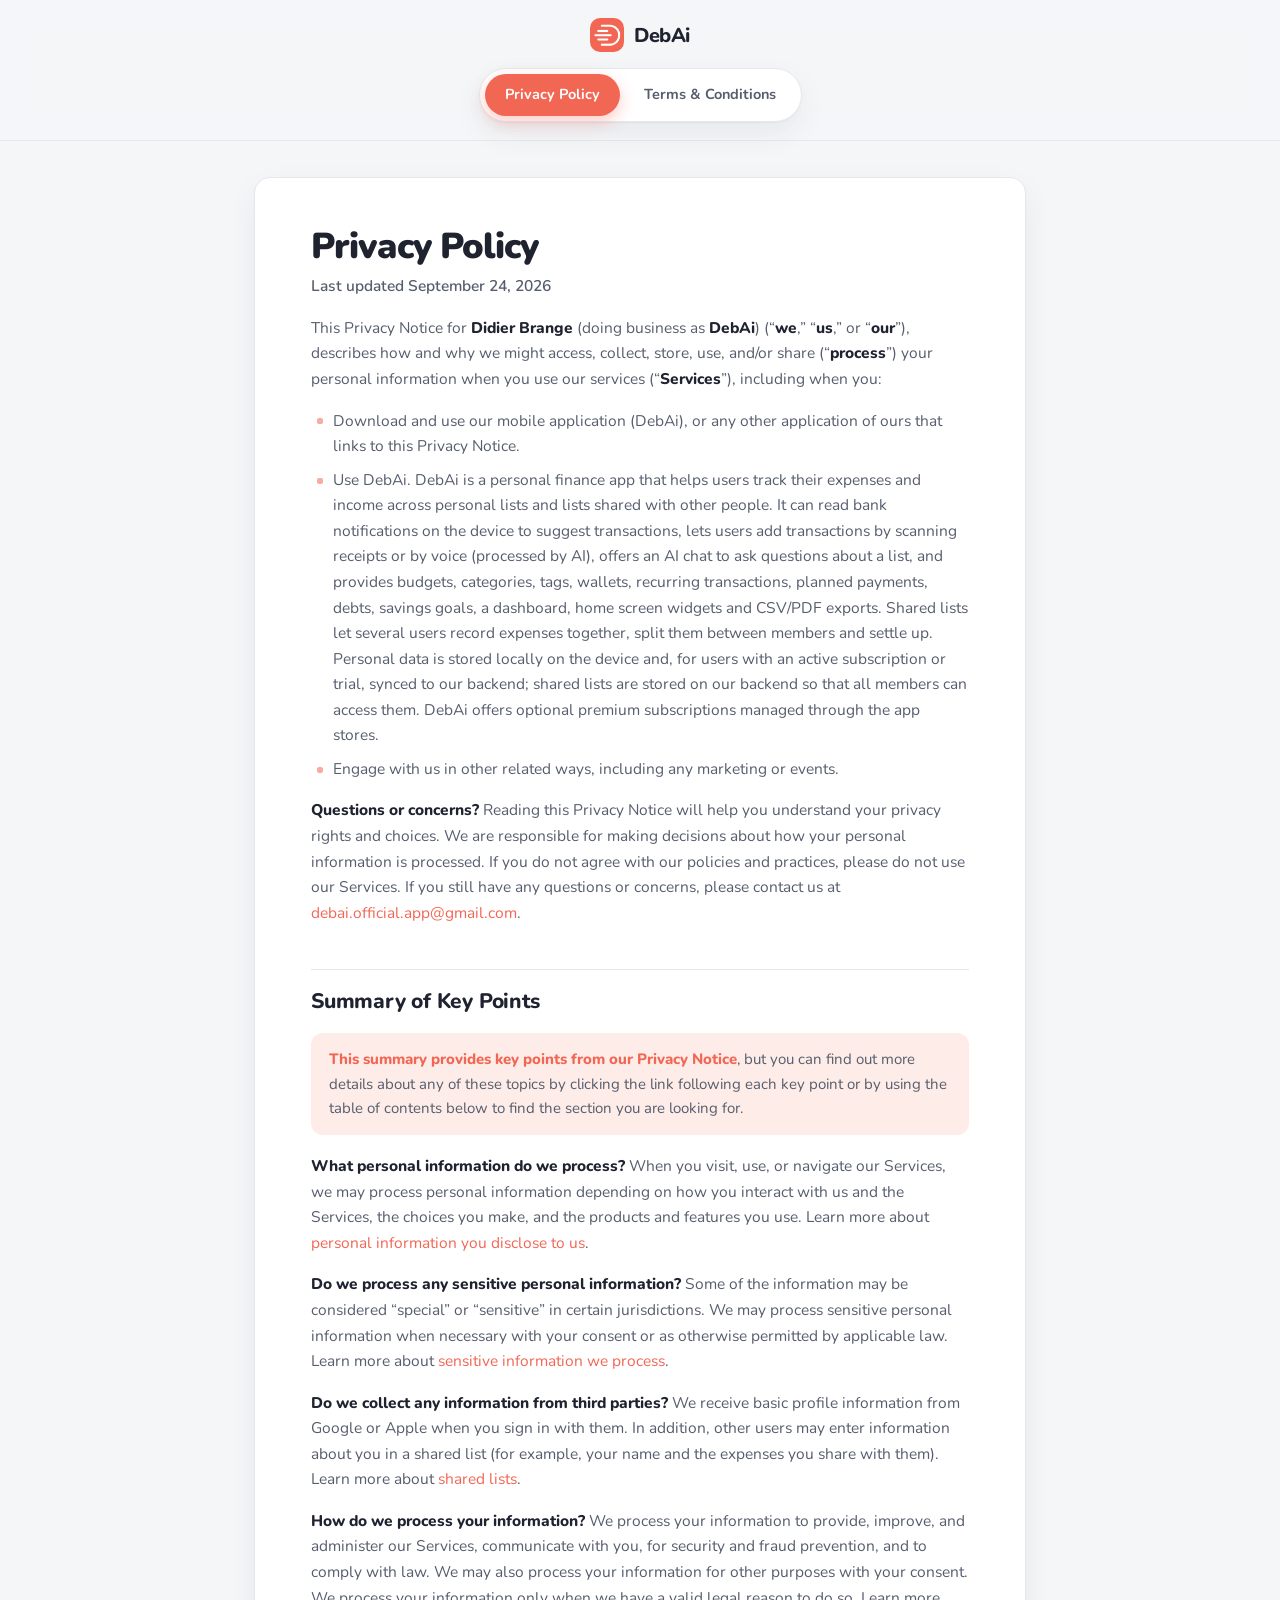
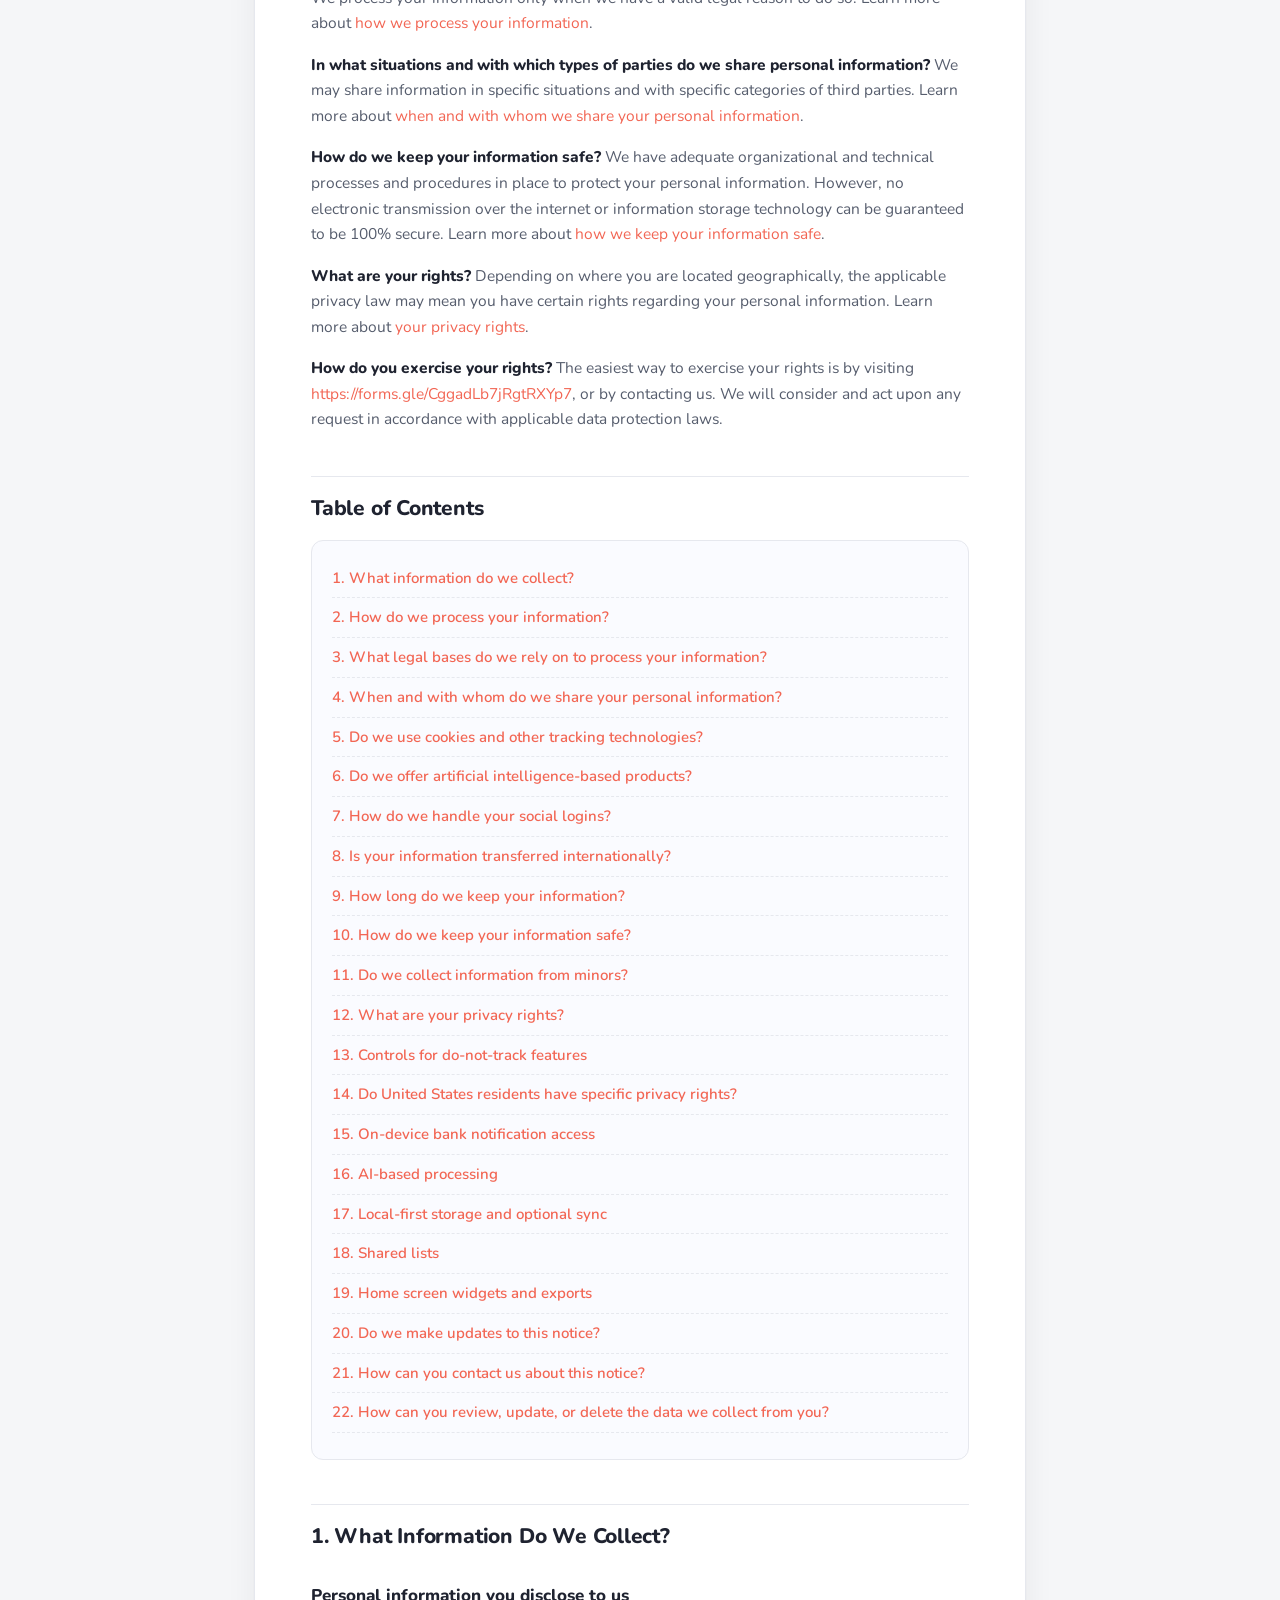
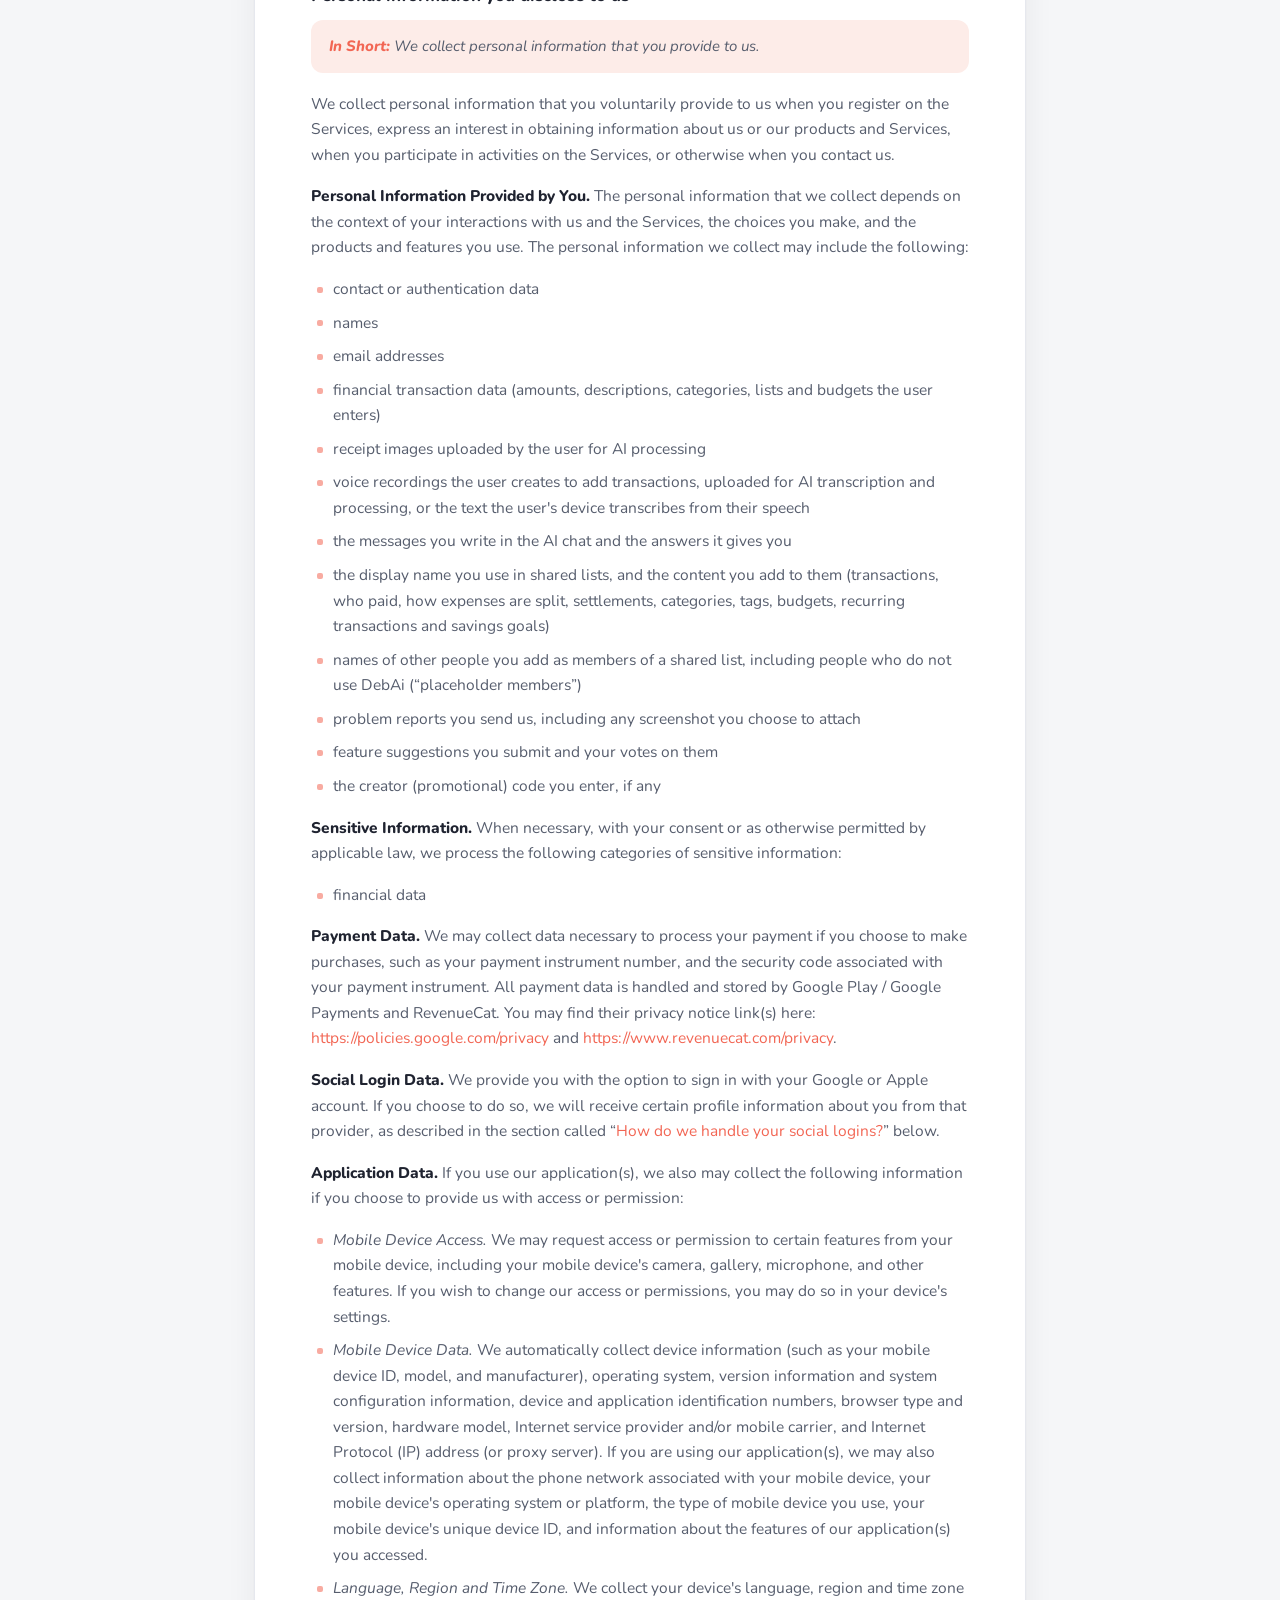
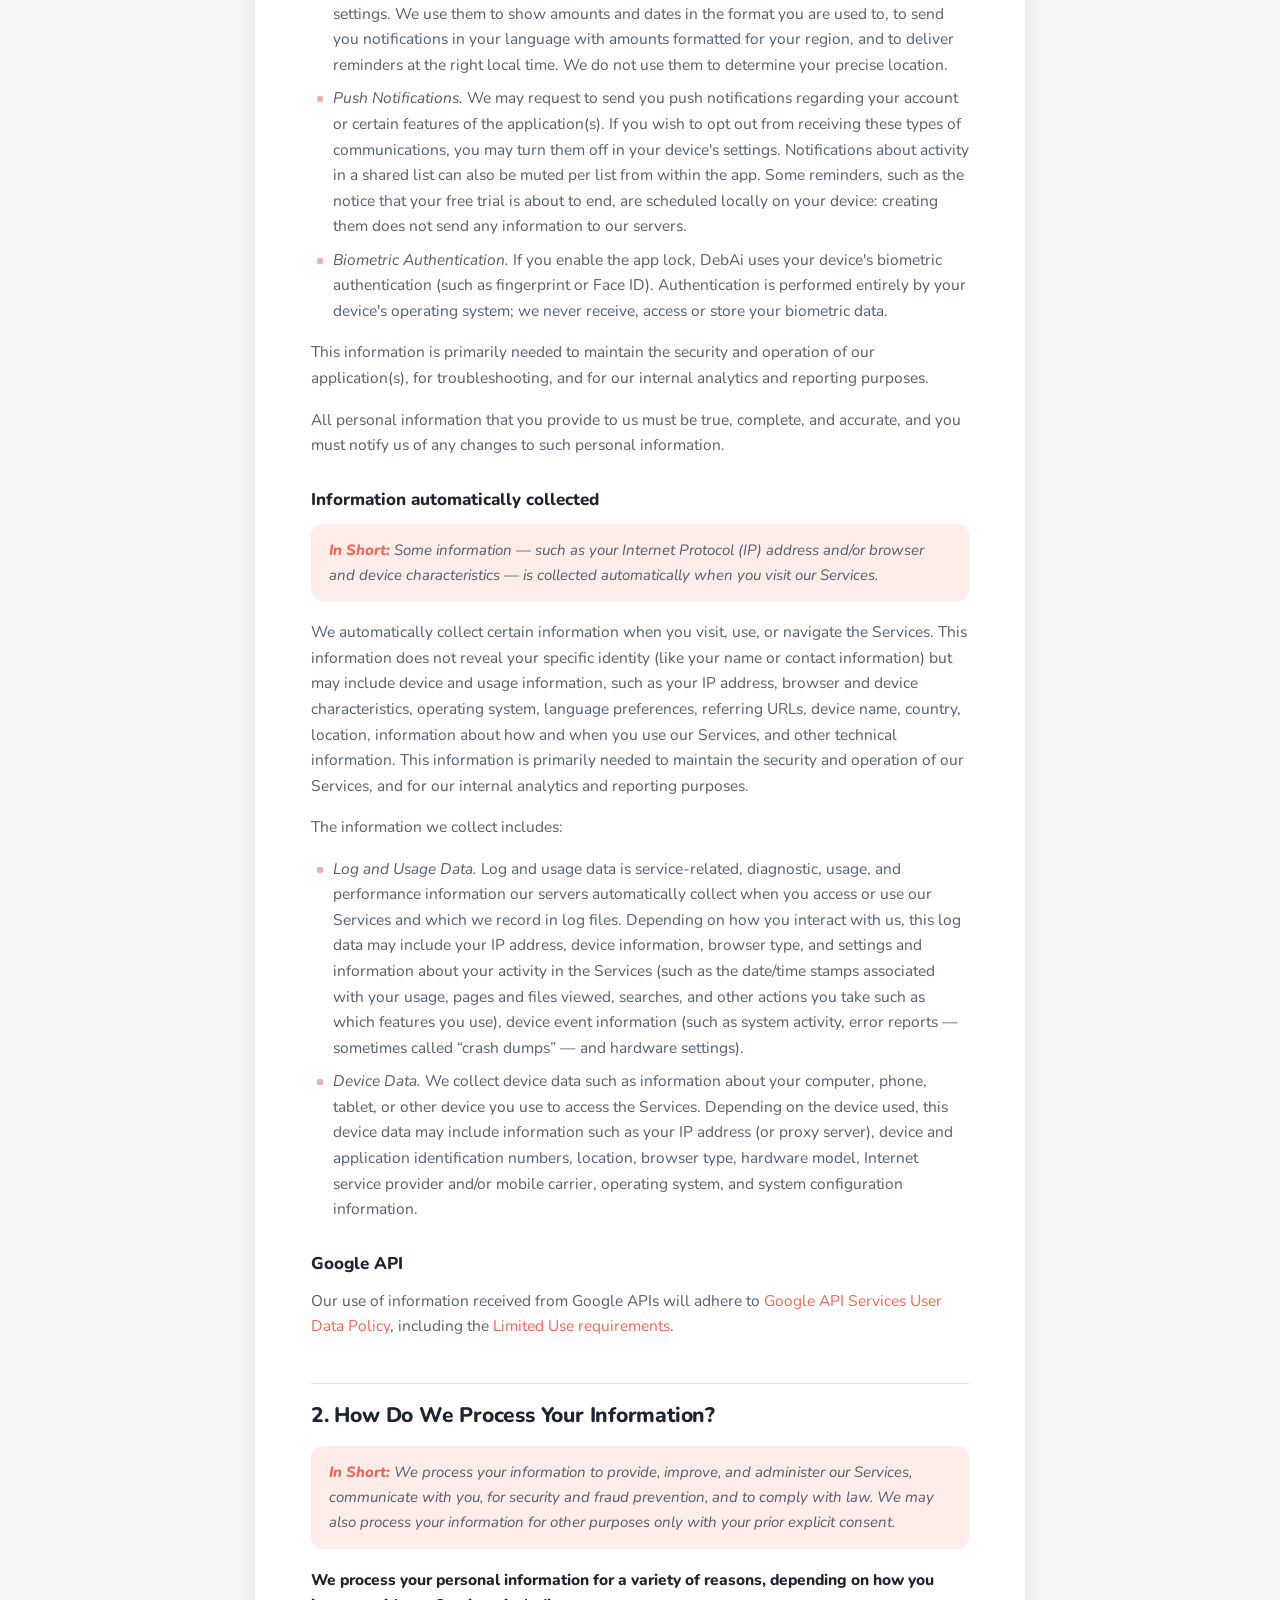
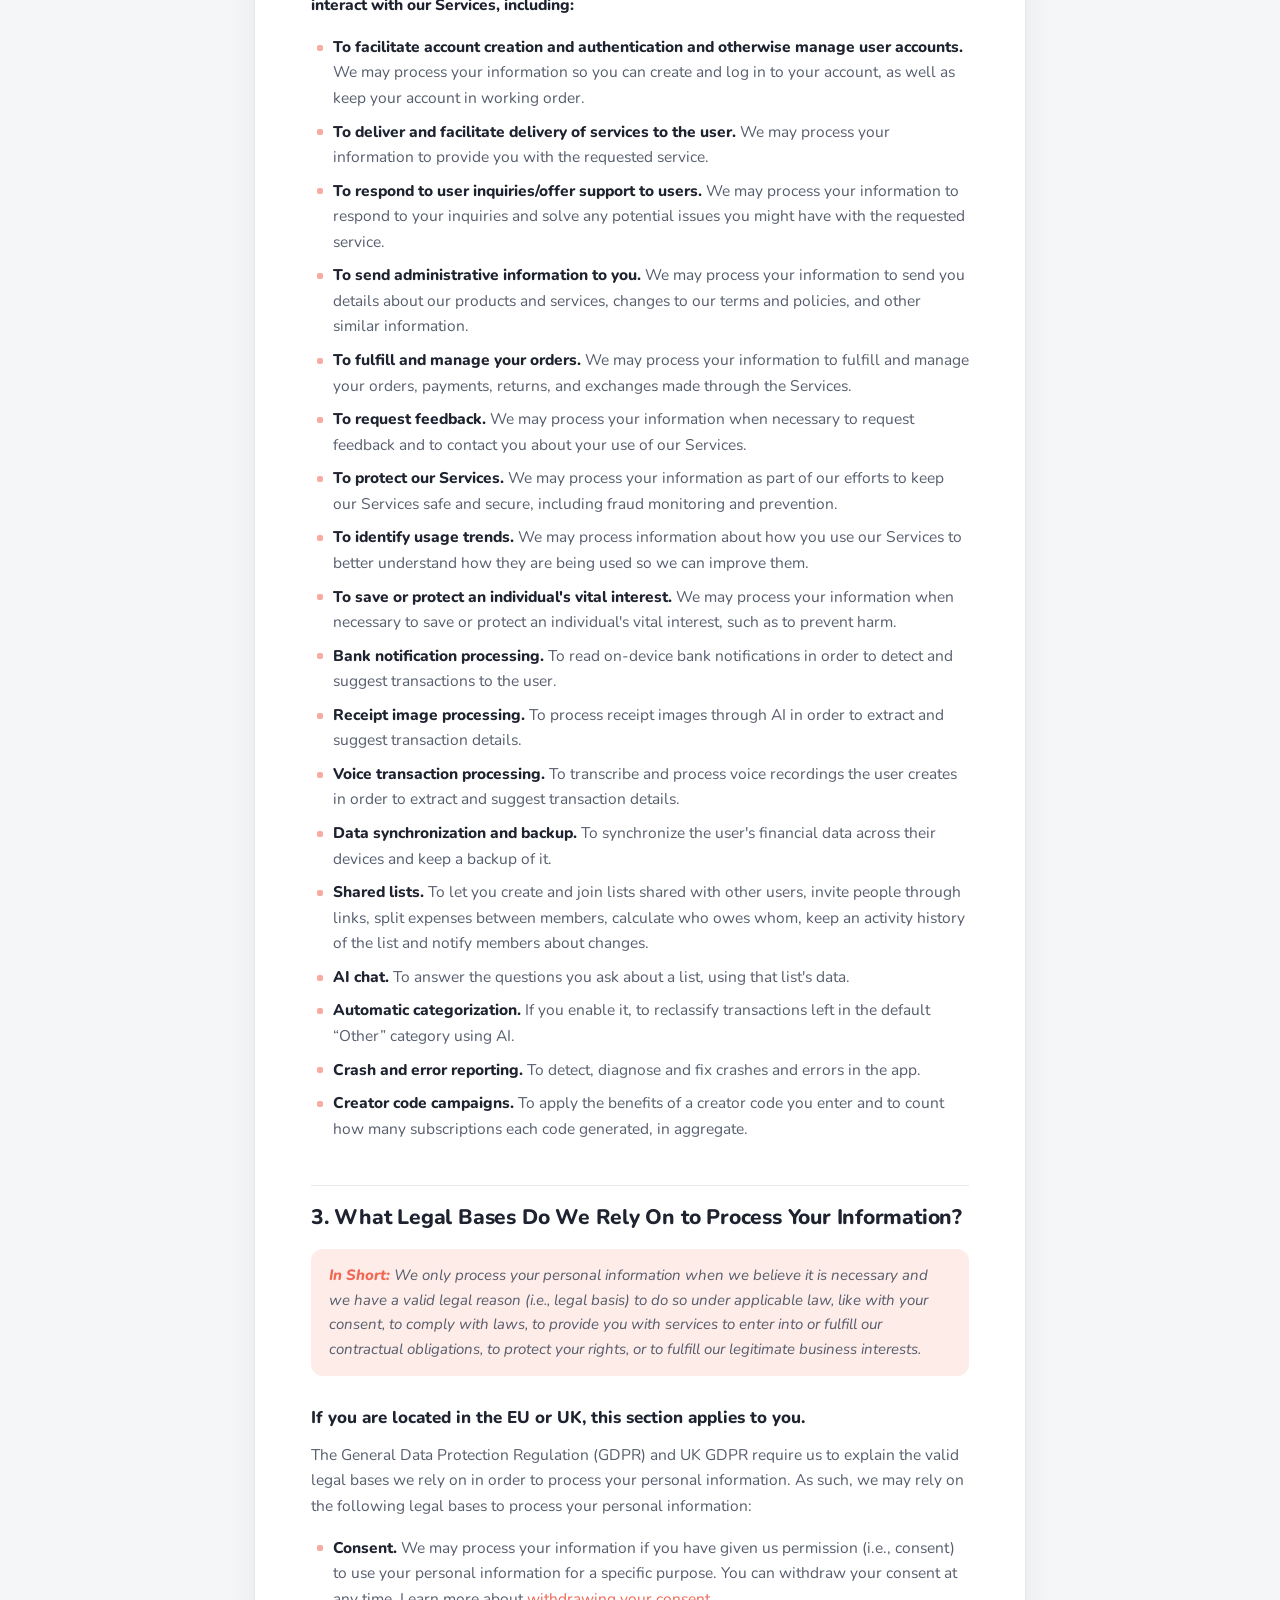
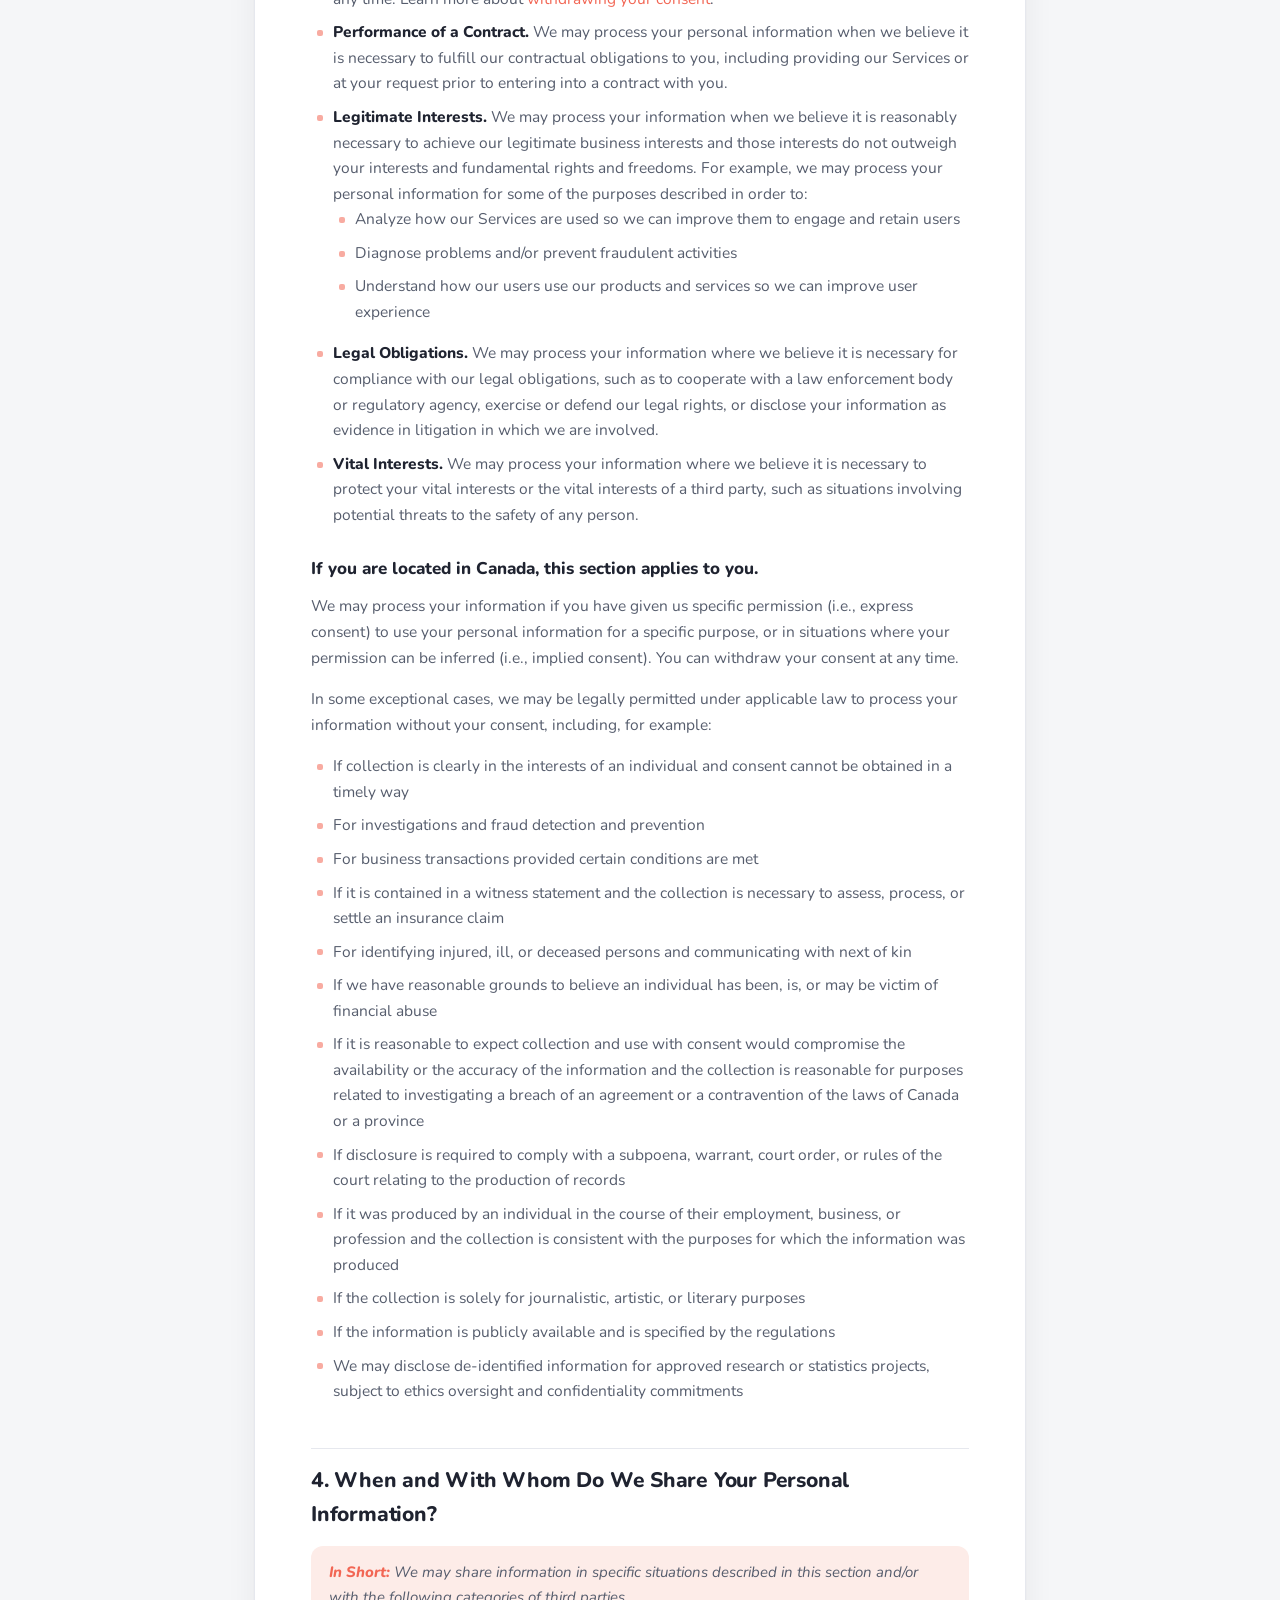
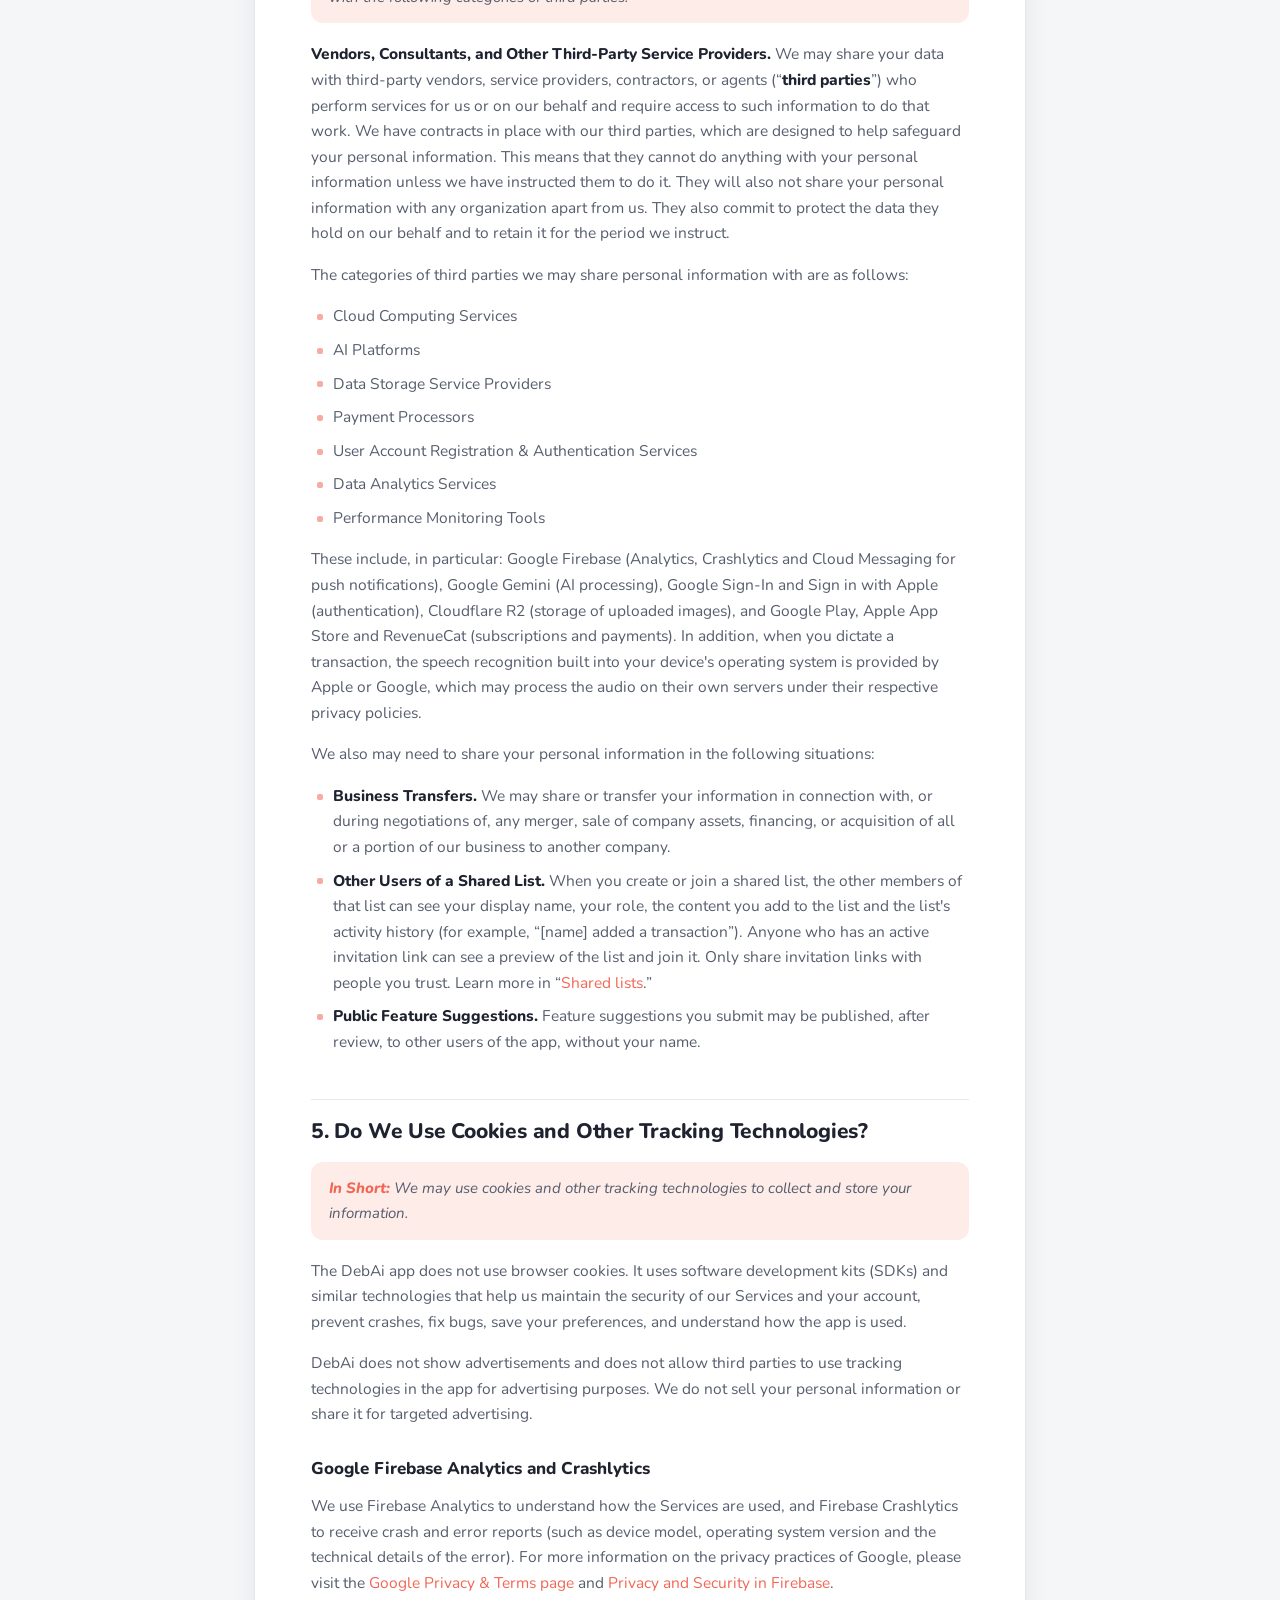
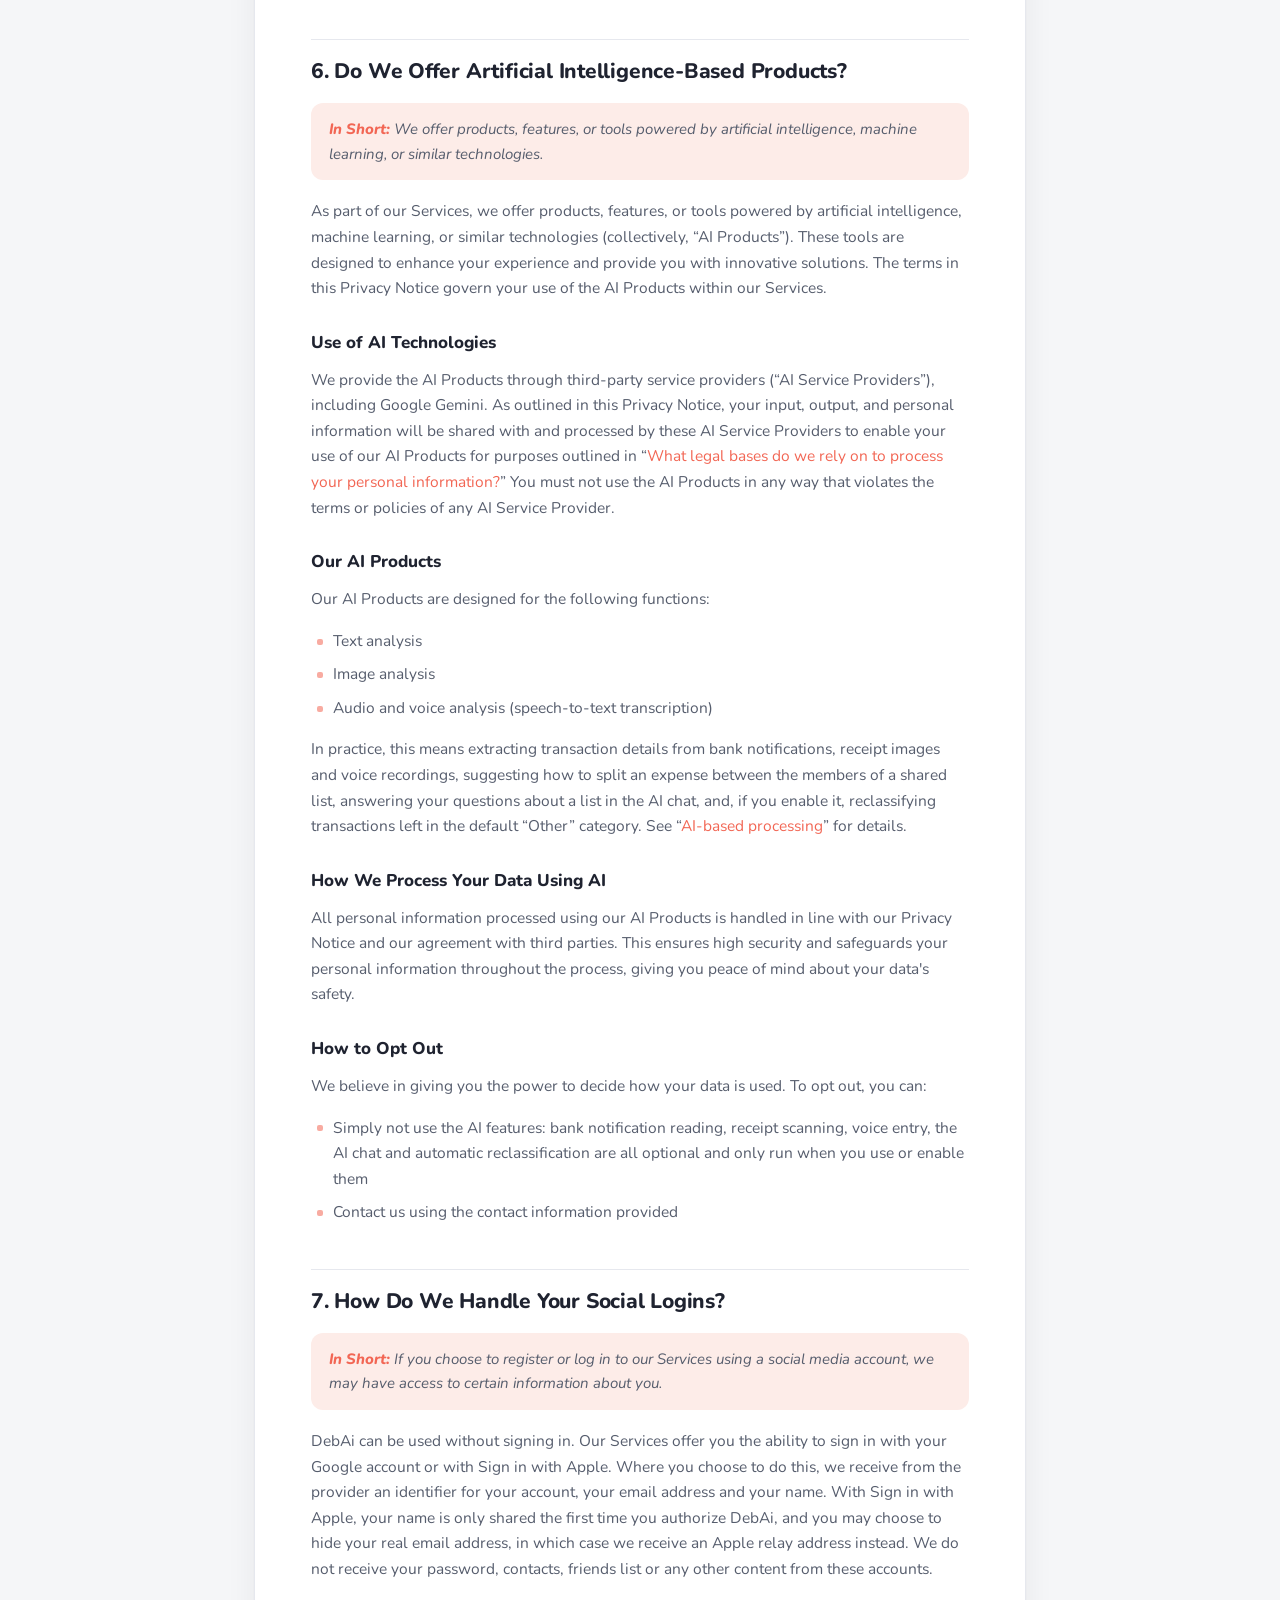
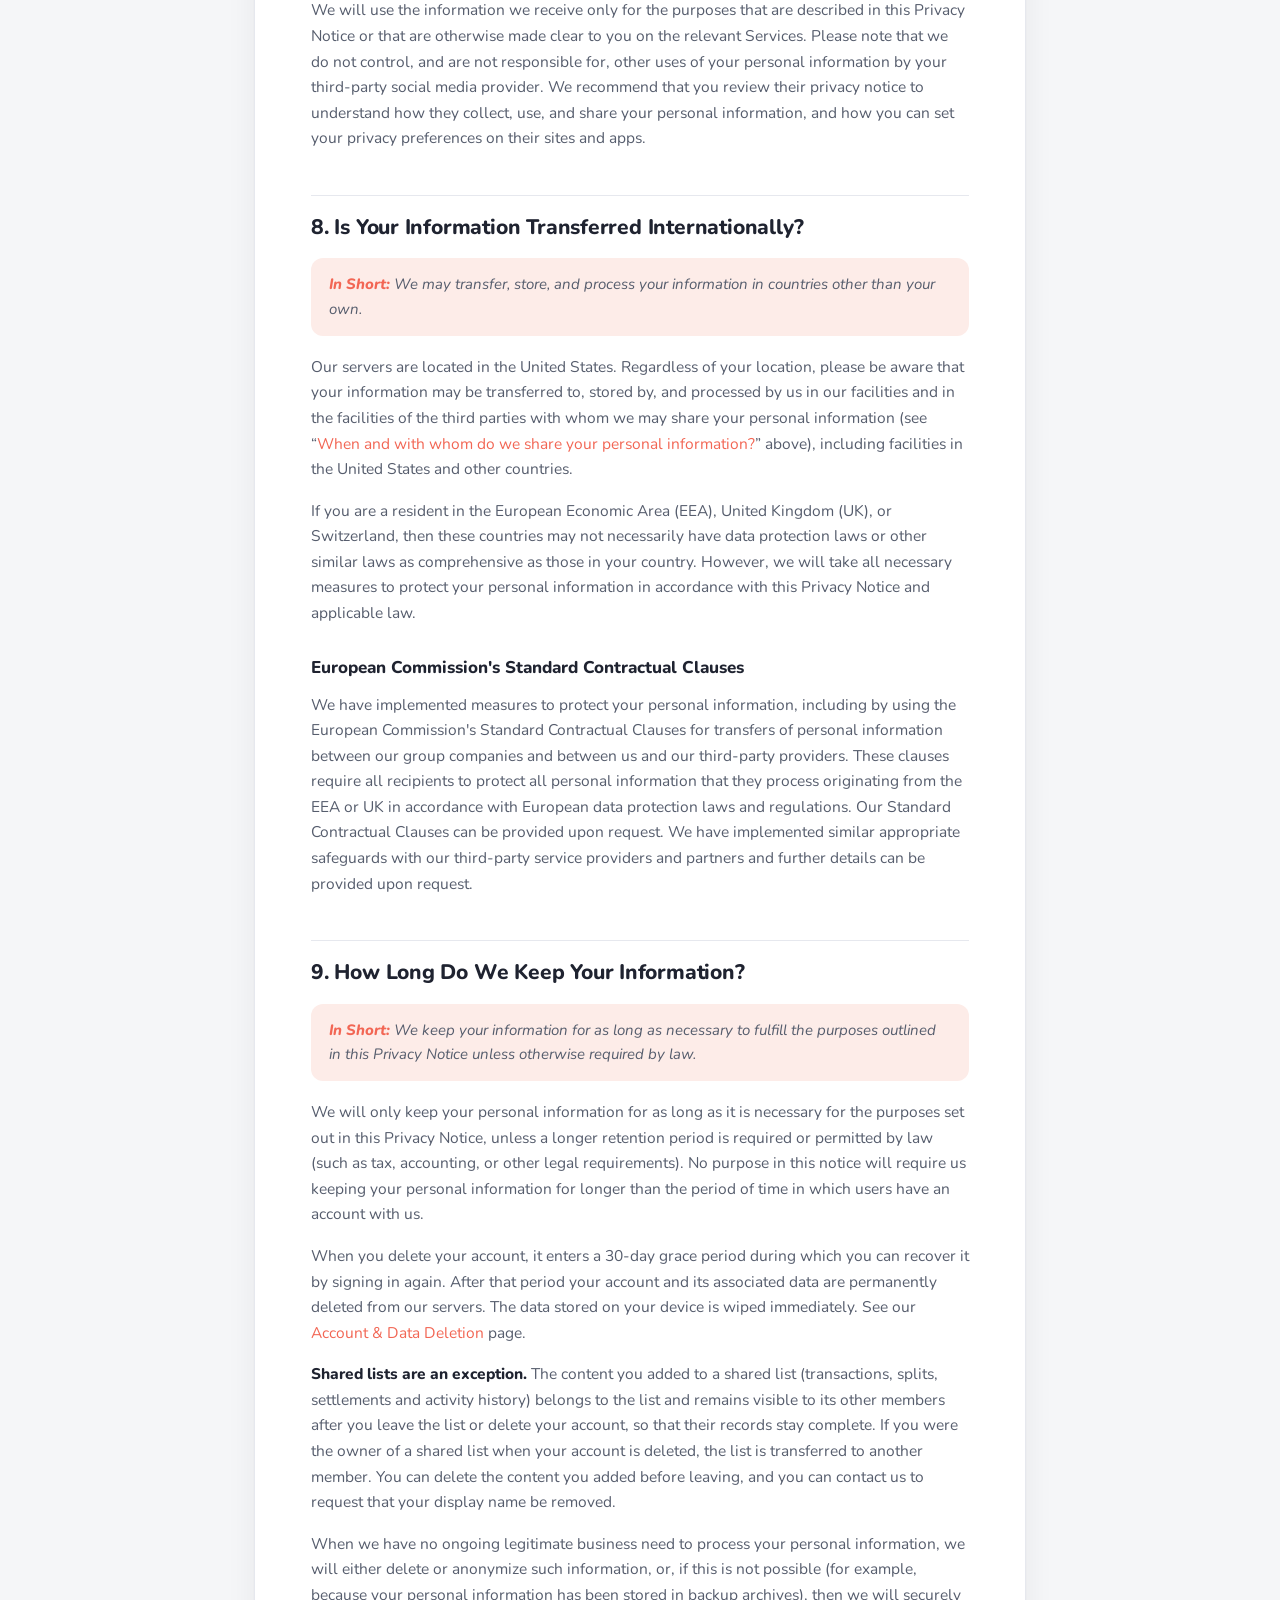
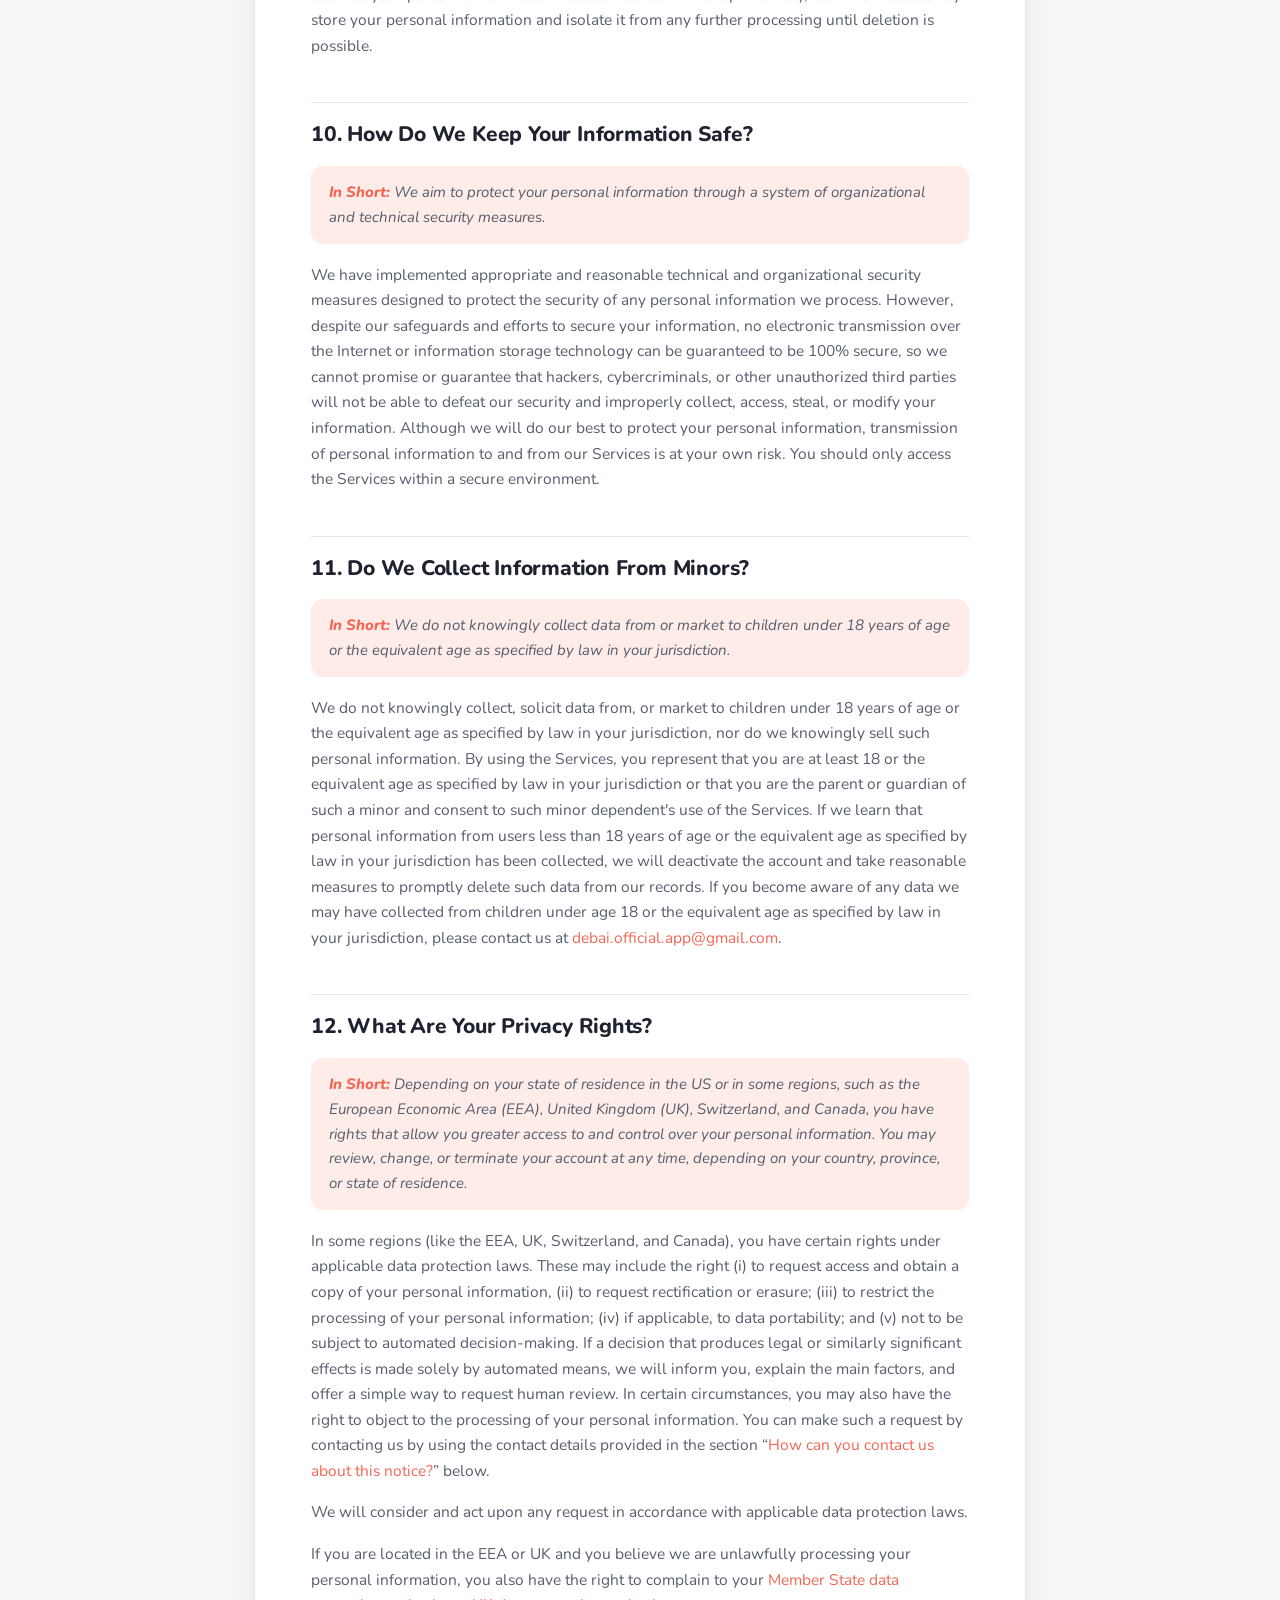
<file: legal/index.html>
<!DOCTYPE html>
<html lang="en">
<head>
  <meta charset="UTF-8" />
  <meta name="viewport" content="width=device-width, initial-scale=1.0" />
  <title>DebAi — Privacy Policy</title>
  <meta name="description" content="DebAi Privacy Policy — how we access, collect, store, use and share your personal information." />
  <meta name="theme-color" content="#F26654" />
  <link rel="icon" href="assets/icon.webp" type="image/webp" />
  <link rel="stylesheet" href="assets/styles.css?v=3" />
</head>
<body>
  <header class="site-header">
    <div class="site-header__inner">
      <a class="brand" href="/">
        <img class="brand__mark" src="assets/icon.webp" alt="DebAi" width="34" height="34" />
        <span>DebAi</span>
      </a>
      <nav class="tabs" aria-label="Legal documents">
        <a class="tabs__link is-active" href="index.html" aria-current="page">Privacy Policy</a>
        <a class="tabs__link" href="terminos.html">Terms &amp; Conditions</a>
      </nav>
    </div>
  </header>

  <main class="page">
    <article class="doc">
      <h1 class="doc__title">Privacy Policy</h1>
      <p class="doc__updated">Last updated September 24, 2026</p>

      <p>This Privacy Notice for <strong>Didier Brange</strong> (doing business as <strong>DebAi</strong>) (&ldquo;<strong>we</strong>,&rdquo; &ldquo;<strong>us</strong>,&rdquo; or &ldquo;<strong>our</strong>&rdquo;), describes how and why we might access, collect, store, use, and/or share (&ldquo;<strong>process</strong>&rdquo;) your personal information when you use our services (&ldquo;<strong>Services</strong>&rdquo;), including when you:</p>
      <ul>
        <li>Download and use our mobile application (DebAi), or any other application of ours that links to this Privacy Notice.</li>
        <li>Use DebAi. DebAi is a personal finance app that helps users track their expenses and income across personal lists and lists shared with other people. It can read bank notifications on the device to suggest transactions, lets users add transactions by scanning receipts or by voice (processed by AI), offers an AI chat to ask questions about a list, and provides budgets, categories, tags, wallets, recurring transactions, planned payments, debts, savings goals, a dashboard, home screen widgets and CSV/PDF exports. Shared lists let several users record expenses together, split them between members and settle up. Personal data is stored locally on the device and, for users with an active subscription or trial, synced to our backend; shared lists are stored on our backend so that all members can access them. DebAi offers optional premium subscriptions managed through the app stores.</li>
        <li>Engage with us in other related ways, including any marketing or events.</li>
      </ul>

      <p><strong>Questions or concerns?</strong> Reading this Privacy Notice will help you understand your privacy rights and choices. We are responsible for making decisions about how your personal information is processed. If you do not agree with our policies and practices, please do not use our Services. If you still have any questions or concerns, please contact us at <a href="mailto:debai.official.app@gmail.com">debai.official.app@gmail.com</a>.</p>

      <h2 id="summary">Summary of Key Points</h2>
      <div class="callout">
        <strong>This summary provides key points from our Privacy Notice</strong>, but you can find out more details about any of these topics by clicking the link following each key point or by using the table of contents below to find the section you are looking for.
      </div>
      <p><strong>What personal information do we process?</strong> When you visit, use, or navigate our Services, we may process personal information depending on how you interact with us and the Services, the choices you make, and the products and features you use. Learn more about <a href="#infocollect">personal information you disclose to us</a>.</p>
      <p><strong>Do we process any sensitive personal information?</strong> Some of the information may be considered &ldquo;special&rdquo; or &ldquo;sensitive&rdquo; in certain jurisdictions. We may process sensitive personal information when necessary with your consent or as otherwise permitted by applicable law. Learn more about <a href="#infocollect">sensitive information we process</a>.</p>
      <p><strong>Do we collect any information from third parties?</strong> We receive basic profile information from Google or Apple when you sign in with them. In addition, other users may enter information about you in a shared list (for example, your name and the expenses you share with them). Learn more about <a href="#sharedlists">shared lists</a>.</p>
      <p><strong>How do we process your information?</strong> We process your information to provide, improve, and administer our Services, communicate with you, for security and fraud prevention, and to comply with law. We may also process your information for other purposes with your consent. We process your information only when we have a valid legal reason to do so. Learn more about <a href="#infouse">how we process your information</a>.</p>
      <p><strong>In what situations and with which types of parties do we share personal information?</strong> We may share information in specific situations and with specific categories of third parties. Learn more about <a href="#whoshare">when and with whom we share your personal information</a>.</p>
      <p><strong>How do we keep your information safe?</strong> We have adequate organizational and technical processes and procedures in place to protect your personal information. However, no electronic transmission over the internet or information storage technology can be guaranteed to be 100% secure. Learn more about <a href="#infosafe">how we keep your information safe</a>.</p>
      <p><strong>What are your rights?</strong> Depending on where you are located geographically, the applicable privacy law may mean you have certain rights regarding your personal information. Learn more about <a href="#privacyrights">your privacy rights</a>.</p>
      <p><strong>How do you exercise your rights?</strong> The easiest way to exercise your rights is by visiting <a href="https://forms.gle/CggadLb7jRgtRXYp7" target="_blank" rel="noopener">https://forms.gle/CggadLb7jRgtRXYp7</a>, or by contacting us. We will consider and act upon any request in accordance with applicable data protection laws.</p>

      <h2 id="toc">Table of Contents</h2>
      <div class="intro-note">
        <ol class="toc">
          <li><a href="#infocollect">1. What information do we collect?</a></li>
          <li><a href="#infouse">2. How do we process your information?</a></li>
          <li><a href="#legalbases">3. What legal bases do we rely on to process your information?</a></li>
          <li><a href="#whoshare">4. When and with whom do we share your personal information?</a></li>
          <li><a href="#cookies">5. Do we use cookies and other tracking technologies?</a></li>
          <li><a href="#ai">6. Do we offer artificial intelligence-based products?</a></li>
          <li><a href="#sociallogins">7. How do we handle your social logins?</a></li>
          <li><a href="#intltransfers">8. Is your information transferred internationally?</a></li>
          <li><a href="#inforetain">9. How long do we keep your information?</a></li>
          <li><a href="#infosafe">10. How do we keep your information safe?</a></li>
          <li><a href="#infominors">11. Do we collect information from minors?</a></li>
          <li><a href="#privacyrights">12. What are your privacy rights?</a></li>
          <li><a href="#dnt">13. Controls for do-not-track features</a></li>
          <li><a href="#uslaws">14. Do United States residents have specific privacy rights?</a></li>
          <li><a href="#clausea">15. On-device bank notification access</a></li>
          <li><a href="#clauseb">16. AI-based processing</a></li>
          <li><a href="#clausec">17. Local-first storage and optional sync</a></li>
          <li><a href="#sharedlists">18. Shared lists</a></li>
          <li><a href="#clausee">19. Home screen widgets and exports</a></li>
          <li><a href="#policyupdates">20. Do we make updates to this notice?</a></li>
          <li><a href="#contact">21. How can you contact us about this notice?</a></li>
          <li><a href="#request">22. How can you review, update, or delete the data we collect from you?</a></li>
        </ol>
      </div>

      <h2 id="infocollect">1. What Information Do We Collect?</h2>
      <h3>Personal information you disclose to us</h3>
      <div class="callout"><strong><em>In Short:</em></strong> <em>We collect personal information that you provide to us.</em></div>
      <p>We collect personal information that you voluntarily provide to us when you register on the Services, express an interest in obtaining information about us or our products and Services, when you participate in activities on the Services, or otherwise when you contact us.</p>
      <p><strong>Personal Information Provided by You.</strong> The personal information that we collect depends on the context of your interactions with us and the Services, the choices you make, and the products and features you use. The personal information we collect may include the following:</p>
      <ul>
        <li>contact or authentication data</li>
        <li>names</li>
        <li>email addresses</li>
        <li>financial transaction data (amounts, descriptions, categories, lists and budgets the user enters)</li>
        <li>receipt images uploaded by the user for AI processing</li>
        <li>voice recordings the user creates to add transactions, uploaded for AI transcription and processing, or the text the user's device transcribes from their speech</li>
        <li>the messages you write in the AI chat and the answers it gives you</li>
        <li>the display name you use in shared lists, and the content you add to them (transactions, who paid, how expenses are split, settlements, categories, tags, budgets, recurring transactions and savings goals)</li>
        <li>names of other people you add as members of a shared list, including people who do not use DebAi (&ldquo;placeholder members&rdquo;)</li>
        <li>problem reports you send us, including any screenshot you choose to attach</li>
        <li>feature suggestions you submit and your votes on them</li>
        <li>the creator (promotional) code you enter, if any</li>
      </ul>
      <p><strong>Sensitive Information.</strong> When necessary, with your consent or as otherwise permitted by applicable law, we process the following categories of sensitive information:</p>
      <ul>
        <li>financial data</li>
      </ul>
      <p><strong>Payment Data.</strong> We may collect data necessary to process your payment if you choose to make purchases, such as your payment instrument number, and the security code associated with your payment instrument. All payment data is handled and stored by Google Play / Google Payments and RevenueCat. You may find their privacy notice link(s) here: <a href="https://policies.google.com/privacy" target="_blank" rel="noopener">https://policies.google.com/privacy</a> and <a href="https://www.revenuecat.com/privacy" target="_blank" rel="noopener">https://www.revenuecat.com/privacy</a>.</p>
      <p><strong>Social Login Data.</strong> We provide you with the option to sign in with your Google or Apple account. If you choose to do so, we will receive certain profile information about you from that provider, as described in the section called &ldquo;<a href="#sociallogins">How do we handle your social logins?</a>&rdquo; below.</p>
      <p><strong>Application Data.</strong> If you use our application(s), we also may collect the following information if you choose to provide us with access or permission:</p>
      <ul>
        <li><em>Mobile Device Access.</em> We may request access or permission to certain features from your mobile device, including your mobile device's camera, gallery, microphone, and other features. If you wish to change our access or permissions, you may do so in your device's settings.</li>
        <li><em>Mobile Device Data.</em> We automatically collect device information (such as your mobile device ID, model, and manufacturer), operating system, version information and system configuration information, device and application identification numbers, browser type and version, hardware model, Internet service provider and/or mobile carrier, and Internet Protocol (IP) address (or proxy server). If you are using our application(s), we may also collect information about the phone network associated with your mobile device, your mobile device's operating system or platform, the type of mobile device you use, your mobile device's unique device ID, and information about the features of our application(s) you accessed.</li>
        <li><em>Language, Region and Time Zone.</em> We collect your device's language, region and time zone settings. We use them to show amounts and dates in the format you are used to, to send you notifications in your language with amounts formatted for your region, and to deliver reminders at the right local time. We do not use them to determine your precise location.</li>
        <li><em>Push Notifications.</em> We may request to send you push notifications regarding your account or certain features of the application(s). If you wish to opt out from receiving these types of communications, you may turn them off in your device's settings. Notifications about activity in a shared list can also be muted per list from within the app. Some reminders, such as the notice that your free trial is about to end, are scheduled locally on your device: creating them does not send any information to our servers.</li>
        <li><em>Biometric Authentication.</em> If you enable the app lock, DebAi uses your device's biometric authentication (such as fingerprint or Face ID). Authentication is performed entirely by your device's operating system; we never receive, access or store your biometric data.</li>
      </ul>
      <p>This information is primarily needed to maintain the security and operation of our application(s), for troubleshooting, and for our internal analytics and reporting purposes.</p>
      <p>All personal information that you provide to us must be true, complete, and accurate, and you must notify us of any changes to such personal information.</p>

      <h3>Information automatically collected</h3>
      <div class="callout"><strong><em>In Short:</em></strong> <em>Some information — such as your Internet Protocol (IP) address and/or browser and device characteristics — is collected automatically when you visit our Services.</em></div>
      <p>We automatically collect certain information when you visit, use, or navigate the Services. This information does not reveal your specific identity (like your name or contact information) but may include device and usage information, such as your IP address, browser and device characteristics, operating system, language preferences, referring URLs, device name, country, location, information about how and when you use our Services, and other technical information. This information is primarily needed to maintain the security and operation of our Services, and for our internal analytics and reporting purposes.</p>
      <p>The information we collect includes:</p>
      <ul>
        <li><em>Log and Usage Data.</em> Log and usage data is service-related, diagnostic, usage, and performance information our servers automatically collect when you access or use our Services and which we record in log files. Depending on how you interact with us, this log data may include your IP address, device information, browser type, and settings and information about your activity in the Services (such as the date/time stamps associated with your usage, pages and files viewed, searches, and other actions you take such as which features you use), device event information (such as system activity, error reports — sometimes called &ldquo;crash dumps&rdquo; — and hardware settings).</li>
        <li><em>Device Data.</em> We collect device data such as information about your computer, phone, tablet, or other device you use to access the Services. Depending on the device used, this device data may include information such as your IP address (or proxy server), device and application identification numbers, location, browser type, hardware model, Internet service provider and/or mobile carrier, operating system, and system configuration information.</li>
      </ul>

      <h3>Google API</h3>
      <p>Our use of information received from Google APIs will adhere to <a href="https://developers.google.com/terms/api-services-user-data-policy" target="_blank" rel="noopener">Google API Services User Data Policy</a>, including the <a href="https://developers.google.com/terms/api-services-user-data-policy#limited-use" target="_blank" rel="noopener">Limited Use requirements</a>.</p>

      <h2 id="infouse">2. How Do We Process Your Information?</h2>
      <div class="callout"><strong><em>In Short:</em></strong> <em>We process your information to provide, improve, and administer our Services, communicate with you, for security and fraud prevention, and to comply with law. We may also process your information for other purposes only with your prior explicit consent.</em></div>
      <p><strong>We process your personal information for a variety of reasons, depending on how you interact with our Services, including:</strong></p>
      <ul>
        <li><strong>To facilitate account creation and authentication and otherwise manage user accounts.</strong> We may process your information so you can create and log in to your account, as well as keep your account in working order.</li>
        <li><strong>To deliver and facilitate delivery of services to the user.</strong> We may process your information to provide you with the requested service.</li>
        <li><strong>To respond to user inquiries/offer support to users.</strong> We may process your information to respond to your inquiries and solve any potential issues you might have with the requested service.</li>
        <li><strong>To send administrative information to you.</strong> We may process your information to send you details about our products and services, changes to our terms and policies, and other similar information.</li>
        <li><strong>To fulfill and manage your orders.</strong> We may process your information to fulfill and manage your orders, payments, returns, and exchanges made through the Services.</li>
        <li><strong>To request feedback.</strong> We may process your information when necessary to request feedback and to contact you about your use of our Services.</li>
        <li><strong>To protect our Services.</strong> We may process your information as part of our efforts to keep our Services safe and secure, including fraud monitoring and prevention.</li>
        <li><strong>To identify usage trends.</strong> We may process information about how you use our Services to better understand how they are being used so we can improve them.</li>
        <li><strong>To save or protect an individual's vital interest.</strong> We may process your information when necessary to save or protect an individual's vital interest, such as to prevent harm.</li>
        <li><strong>Bank notification processing.</strong> To read on-device bank notifications in order to detect and suggest transactions to the user.</li>
        <li><strong>Receipt image processing.</strong> To process receipt images through AI in order to extract and suggest transaction details.</li>
        <li><strong>Voice transaction processing.</strong> To transcribe and process voice recordings the user creates in order to extract and suggest transaction details.</li>
        <li><strong>Data synchronization and backup.</strong> To synchronize the user's financial data across their devices and keep a backup of it.</li>
        <li><strong>Shared lists.</strong> To let you create and join lists shared with other users, invite people through links, split expenses between members, calculate who owes whom, keep an activity history of the list and notify members about changes.</li>
        <li><strong>AI chat.</strong> To answer the questions you ask about a list, using that list's data.</li>
        <li><strong>Automatic categorization.</strong> If you enable it, to reclassify transactions left in the default &ldquo;Other&rdquo; category using AI.</li>
        <li><strong>Crash and error reporting.</strong> To detect, diagnose and fix crashes and errors in the app.</li>
        <li><strong>Creator code campaigns.</strong> To apply the benefits of a creator code you enter and to count how many subscriptions each code generated, in aggregate.</li>
      </ul>

      <h2 id="legalbases">3. What Legal Bases Do We Rely On to Process Your Information?</h2>
      <div class="callout"><strong><em>In Short:</em></strong> <em>We only process your personal information when we believe it is necessary and we have a valid legal reason (i.e., legal basis) to do so under applicable law, like with your consent, to comply with laws, to provide you with services to enter into or fulfill our contractual obligations, to protect your rights, or to fulfill our legitimate business interests.</em></div>

      <h3>If you are located in the EU or UK, this section applies to you.</h3>
      <p>The General Data Protection Regulation (GDPR) and UK GDPR require us to explain the valid legal bases we rely on in order to process your personal information. As such, we may rely on the following legal bases to process your personal information:</p>
      <ul>
        <li><strong>Consent.</strong> We may process your information if you have given us permission (i.e., consent) to use your personal information for a specific purpose. You can withdraw your consent at any time. Learn more about <a href="#privacyrights">withdrawing your consent</a>.</li>
        <li><strong>Performance of a Contract.</strong> We may process your personal information when we believe it is necessary to fulfill our contractual obligations to you, including providing our Services or at your request prior to entering into a contract with you.</li>
        <li><strong>Legitimate Interests.</strong> We may process your information when we believe it is reasonably necessary to achieve our legitimate business interests and those interests do not outweigh your interests and fundamental rights and freedoms. For example, we may process your personal information for some of the purposes described in order to:
          <ul>
            <li>Analyze how our Services are used so we can improve them to engage and retain users</li>
            <li>Diagnose problems and/or prevent fraudulent activities</li>
            <li>Understand how our users use our products and services so we can improve user experience</li>
          </ul>
        </li>
        <li><strong>Legal Obligations.</strong> We may process your information where we believe it is necessary for compliance with our legal obligations, such as to cooperate with a law enforcement body or regulatory agency, exercise or defend our legal rights, or disclose your information as evidence in litigation in which we are involved.</li>
        <li><strong>Vital Interests.</strong> We may process your information where we believe it is necessary to protect your vital interests or the vital interests of a third party, such as situations involving potential threats to the safety of any person.</li>
      </ul>

      <h3>If you are located in Canada, this section applies to you.</h3>
      <p>We may process your information if you have given us specific permission (i.e., express consent) to use your personal information for a specific purpose, or in situations where your permission can be inferred (i.e., implied consent). You can withdraw your consent at any time.</p>
      <p>In some exceptional cases, we may be legally permitted under applicable law to process your information without your consent, including, for example:</p>
      <ul>
        <li>If collection is clearly in the interests of an individual and consent cannot be obtained in a timely way</li>
        <li>For investigations and fraud detection and prevention</li>
        <li>For business transactions provided certain conditions are met</li>
        <li>If it is contained in a witness statement and the collection is necessary to assess, process, or settle an insurance claim</li>
        <li>For identifying injured, ill, or deceased persons and communicating with next of kin</li>
        <li>If we have reasonable grounds to believe an individual has been, is, or may be victim of financial abuse</li>
        <li>If it is reasonable to expect collection and use with consent would compromise the availability or the accuracy of the information and the collection is reasonable for purposes related to investigating a breach of an agreement or a contravention of the laws of Canada or a province</li>
        <li>If disclosure is required to comply with a subpoena, warrant, court order, or rules of the court relating to the production of records</li>
        <li>If it was produced by an individual in the course of their employment, business, or profession and the collection is consistent with the purposes for which the information was produced</li>
        <li>If the collection is solely for journalistic, artistic, or literary purposes</li>
        <li>If the information is publicly available and is specified by the regulations</li>
        <li>We may disclose de-identified information for approved research or statistics projects, subject to ethics oversight and confidentiality commitments</li>
      </ul>

      <h2 id="whoshare">4. When and With Whom Do We Share Your Personal Information?</h2>
      <div class="callout"><strong><em>In Short:</em></strong> <em>We may share information in specific situations described in this section and/or with the following categories of third parties.</em></div>
      <p><strong>Vendors, Consultants, and Other Third-Party Service Providers.</strong> We may share your data with third-party vendors, service providers, contractors, or agents (&ldquo;<strong>third parties</strong>&rdquo;) who perform services for us or on our behalf and require access to such information to do that work. We have contracts in place with our third parties, which are designed to help safeguard your personal information. This means that they cannot do anything with your personal information unless we have instructed them to do it. They will also not share your personal information with any organization apart from us. They also commit to protect the data they hold on our behalf and to retain it for the period we instruct.</p>
      <p>The categories of third parties we may share personal information with are as follows:</p>
      <ul>
        <li>Cloud Computing Services</li>
        <li>AI Platforms</li>
        <li>Data Storage Service Providers</li>
        <li>Payment Processors</li>
        <li>User Account Registration &amp; Authentication Services</li>
        <li>Data Analytics Services</li>
        <li>Performance Monitoring Tools</li>
      </ul>
      <p>These include, in particular: Google Firebase (Analytics, Crashlytics and Cloud Messaging for push notifications), Google Gemini (AI processing), Google Sign-In and Sign in with Apple (authentication), Cloudflare R2 (storage of uploaded images), and Google Play, Apple App Store and RevenueCat (subscriptions and payments). In addition, when you dictate a transaction, the speech recognition built into your device's operating system is provided by Apple or Google, which may process the audio on their own servers under their respective privacy policies.</p>
      <p>We also may need to share your personal information in the following situations:</p>
      <ul>
        <li><strong>Business Transfers.</strong> We may share or transfer your information in connection with, or during negotiations of, any merger, sale of company assets, financing, or acquisition of all or a portion of our business to another company.</li>
        <li><strong>Other Users of a Shared List.</strong> When you create or join a shared list, the other members of that list can see your display name, your role, the content you add to the list and the list's activity history (for example, &ldquo;[name] added a transaction&rdquo;). Anyone who has an active invitation link can see a preview of the list and join it. Only share invitation links with people you trust. Learn more in &ldquo;<a href="#sharedlists">Shared lists</a>.&rdquo;</li>
        <li><strong>Public Feature Suggestions.</strong> Feature suggestions you submit may be published, after review, to other users of the app, without your name.</li>
      </ul>

      <h2 id="cookies">5. Do We Use Cookies and Other Tracking Technologies?</h2>
      <div class="callout"><strong><em>In Short:</em></strong> <em>We may use cookies and other tracking technologies to collect and store your information.</em></div>
      <p>The DebAi app does not use browser cookies. It uses software development kits (SDKs) and similar technologies that help us maintain the security of our Services and your account, prevent crashes, fix bugs, save your preferences, and understand how the app is used.</p>
      <p>DebAi does not show advertisements and does not allow third parties to use tracking technologies in the app for advertising purposes. We do not sell your personal information or share it for targeted advertising.</p>
      <h3>Google Firebase Analytics and Crashlytics</h3>
      <p>We use Firebase Analytics to understand how the Services are used, and Firebase Crashlytics to receive crash and error reports (such as device model, operating system version and the technical details of the error). For more information on the privacy practices of Google, please visit the <a href="https://policies.google.com/privacy" target="_blank" rel="noopener">Google Privacy &amp; Terms page</a> and <a href="https://firebase.google.com/support/privacy" target="_blank" rel="noopener">Privacy and Security in Firebase</a>.</p>

      <h2 id="ai">6. Do We Offer Artificial Intelligence-Based Products?</h2>
      <div class="callout"><strong><em>In Short:</em></strong> <em>We offer products, features, or tools powered by artificial intelligence, machine learning, or similar technologies.</em></div>
      <p>As part of our Services, we offer products, features, or tools powered by artificial intelligence, machine learning, or similar technologies (collectively, &ldquo;AI Products&rdquo;). These tools are designed to enhance your experience and provide you with innovative solutions. The terms in this Privacy Notice govern your use of the AI Products within our Services.</p>
      <h3>Use of AI Technologies</h3>
      <p>We provide the AI Products through third-party service providers (&ldquo;AI Service Providers&rdquo;), including Google Gemini. As outlined in this Privacy Notice, your input, output, and personal information will be shared with and processed by these AI Service Providers to enable your use of our AI Products for purposes outlined in &ldquo;<a href="#legalbases">What legal bases do we rely on to process your personal information?</a>&rdquo; You must not use the AI Products in any way that violates the terms or policies of any AI Service Provider.</p>
      <h3>Our AI Products</h3>
      <p>Our AI Products are designed for the following functions:</p>
      <ul>
        <li>Text analysis</li>
        <li>Image analysis</li>
        <li>Audio and voice analysis (speech-to-text transcription)</li>
      </ul>
      <p>In practice, this means extracting transaction details from bank notifications, receipt images and voice recordings, suggesting how to split an expense between the members of a shared list, answering your questions about a list in the AI chat, and, if you enable it, reclassifying transactions left in the default &ldquo;Other&rdquo; category. See &ldquo;<a href="#clauseb">AI-based processing</a>&rdquo; for details.</p>
      <h3>How We Process Your Data Using AI</h3>
      <p>All personal information processed using our AI Products is handled in line with our Privacy Notice and our agreement with third parties. This ensures high security and safeguards your personal information throughout the process, giving you peace of mind about your data's safety.</p>
      <h3>How to Opt Out</h3>
      <p>We believe in giving you the power to decide how your data is used. To opt out, you can:</p>
      <ul>
        <li>Simply not use the AI features: bank notification reading, receipt scanning, voice entry, the AI chat and automatic reclassification are all optional and only run when you use or enable them</li>
        <li>Contact us using the contact information provided</li>
      </ul>

      <h2 id="sociallogins">7. How Do We Handle Your Social Logins?</h2>
      <div class="callout"><strong><em>In Short:</em></strong> <em>If you choose to register or log in to our Services using a social media account, we may have access to certain information about you.</em></div>
      <p>DebAi can be used without signing in. Our Services offer you the ability to sign in with your Google account or with Sign in with Apple. Where you choose to do this, we receive from the provider an identifier for your account, your email address and your name. With Sign in with Apple, your name is only shared the first time you authorize DebAi, and you may choose to hide your real email address, in which case we receive an Apple relay address instead. We do not receive your password, contacts, friends list or any other content from these accounts.</p>
      <p>We will use the information we receive only for the purposes that are described in this Privacy Notice or that are otherwise made clear to you on the relevant Services. Please note that we do not control, and are not responsible for, other uses of your personal information by your third-party social media provider. We recommend that you review their privacy notice to understand how they collect, use, and share your personal information, and how you can set your privacy preferences on their sites and apps.</p>

      <h2 id="intltransfers">8. Is Your Information Transferred Internationally?</h2>
      <div class="callout"><strong><em>In Short:</em></strong> <em>We may transfer, store, and process your information in countries other than your own.</em></div>
      <p>Our servers are located in the United States. Regardless of your location, please be aware that your information may be transferred to, stored by, and processed by us in our facilities and in the facilities of the third parties with whom we may share your personal information (see &ldquo;<a href="#whoshare">When and with whom do we share your personal information?</a>&rdquo; above), including facilities in the United States and other countries.</p>
      <p>If you are a resident in the European Economic Area (EEA), United Kingdom (UK), or Switzerland, then these countries may not necessarily have data protection laws or other similar laws as comprehensive as those in your country. However, we will take all necessary measures to protect your personal information in accordance with this Privacy Notice and applicable law.</p>
      <h3>European Commission's Standard Contractual Clauses</h3>
      <p>We have implemented measures to protect your personal information, including by using the European Commission's Standard Contractual Clauses for transfers of personal information between our group companies and between us and our third-party providers. These clauses require all recipients to protect all personal information that they process originating from the EEA or UK in accordance with European data protection laws and regulations. Our Standard Contractual Clauses can be provided upon request. We have implemented similar appropriate safeguards with our third-party service providers and partners and further details can be provided upon request.</p>

      <h2 id="inforetain">9. How Long Do We Keep Your Information?</h2>
      <div class="callout"><strong><em>In Short:</em></strong> <em>We keep your information for as long as necessary to fulfill the purposes outlined in this Privacy Notice unless otherwise required by law.</em></div>
      <p>We will only keep your personal information for as long as it is necessary for the purposes set out in this Privacy Notice, unless a longer retention period is required or permitted by law (such as tax, accounting, or other legal requirements). No purpose in this notice will require us keeping your personal information for longer than the period of time in which users have an account with us.</p>
      <p>When you delete your account, it enters a 30-day grace period during which you can recover it by signing in again. After that period your account and its associated data are permanently deleted from our servers. The data stored on your device is wiped immediately. See our <a href="eliminar-cuenta.html">Account &amp; Data Deletion</a> page.</p>
      <p><strong>Shared lists are an exception.</strong> The content you added to a shared list (transactions, splits, settlements and activity history) belongs to the list and remains visible to its other members after you leave the list or delete your account, so that their records stay complete. If you were the owner of a shared list when your account is deleted, the list is transferred to another member. You can delete the content you added before leaving, and you can contact us to request that your display name be removed.</p>
      <p>When we have no ongoing legitimate business need to process your personal information, we will either delete or anonymize such information, or, if this is not possible (for example, because your personal information has been stored in backup archives), then we will securely store your personal information and isolate it from any further processing until deletion is possible.</p>

      <h2 id="infosafe">10. How Do We Keep Your Information Safe?</h2>
      <div class="callout"><strong><em>In Short:</em></strong> <em>We aim to protect your personal information through a system of organizational and technical security measures.</em></div>
      <p>We have implemented appropriate and reasonable technical and organizational security measures designed to protect the security of any personal information we process. However, despite our safeguards and efforts to secure your information, no electronic transmission over the Internet or information storage technology can be guaranteed to be 100% secure, so we cannot promise or guarantee that hackers, cybercriminals, or other unauthorized third parties will not be able to defeat our security and improperly collect, access, steal, or modify your information. Although we will do our best to protect your personal information, transmission of personal information to and from our Services is at your own risk. You should only access the Services within a secure environment.</p>

      <h2 id="infominors">11. Do We Collect Information From Minors?</h2>
      <div class="callout"><strong><em>In Short:</em></strong> <em>We do not knowingly collect data from or market to children under 18 years of age or the equivalent age as specified by law in your jurisdiction.</em></div>
      <p>We do not knowingly collect, solicit data from, or market to children under 18 years of age or the equivalent age as specified by law in your jurisdiction, nor do we knowingly sell such personal information. By using the Services, you represent that you are at least 18 or the equivalent age as specified by law in your jurisdiction or that you are the parent or guardian of such a minor and consent to such minor dependent's use of the Services. If we learn that personal information from users less than 18 years of age or the equivalent age as specified by law in your jurisdiction has been collected, we will deactivate the account and take reasonable measures to promptly delete such data from our records. If you become aware of any data we may have collected from children under age 18 or the equivalent age as specified by law in your jurisdiction, please contact us at <a href="mailto:debai.official.app@gmail.com">debai.official.app@gmail.com</a>.</p>

      <h2 id="privacyrights">12. What Are Your Privacy Rights?</h2>
      <div class="callout"><strong><em>In Short:</em></strong> <em>Depending on your state of residence in the US or in some regions, such as the European Economic Area (EEA), United Kingdom (UK), Switzerland, and Canada, you have rights that allow you greater access to and control over your personal information. You may review, change, or terminate your account at any time, depending on your country, province, or state of residence.</em></div>
      <p>In some regions (like the EEA, UK, Switzerland, and Canada), you have certain rights under applicable data protection laws. These may include the right (i) to request access and obtain a copy of your personal information, (ii) to request rectification or erasure; (iii) to restrict the processing of your personal information; (iv) if applicable, to data portability; and (v) not to be subject to automated decision-making. If a decision that produces legal or similarly significant effects is made solely by automated means, we will inform you, explain the main factors, and offer a simple way to request human review. In certain circumstances, you may also have the right to object to the processing of your personal information. You can make such a request by contacting us by using the contact details provided in the section &ldquo;<a href="#contact">How can you contact us about this notice?</a>&rdquo; below.</p>
      <p>We will consider and act upon any request in accordance with applicable data protection laws.</p>
      <p>If you are located in the EEA or UK and you believe we are unlawfully processing your personal information, you also have the right to complain to your <a href="https://ec.europa.eu/justice/data-protection/bodies/authorities/index_en.htm" target="_blank" rel="noopener">Member State data protection authority</a> or <a href="https://ico.org.uk/make-a-complaint/data-protection-complaints/data-protection-complaints/" target="_blank" rel="noopener">UK data protection authority</a>.</p>
      <p>If you are located in Switzerland, you may contact the <a href="https://www.edoeb.admin.ch/edoeb/en/home.html" target="_blank" rel="noopener">Federal Data Protection and Information Commissioner</a>.</p>
      <h3>Withdrawing your consent</h3>
      <p>If we are relying on your consent to process your personal information, which may be express and/or implied consent depending on the applicable law, you have the right to withdraw your consent at any time. You can withdraw your consent at any time by contacting us by using the contact details provided in the section &ldquo;<a href="#contact">How can you contact us about this notice?</a>&rdquo; below. However, please note that this will not affect the lawfulness of the processing before its withdrawal nor, when applicable law allows, will it affect the processing of your personal information conducted in reliance on lawful processing grounds other than consent.</p>
      <h3>Account Information</h3>
      <p>If you would at any time like to review or change the information in your account or terminate your account, you can:</p>
      <ul>
        <li>Log in to your account settings and update your user account.</li>
        <li>Contact us using the contact information provided.</li>
      </ul>
      <p>Upon your request to terminate your account, we will deactivate or delete your account and information from our active databases. However, we may retain some information in our files to prevent fraud, troubleshoot problems, assist with any investigations, enforce our legal terms and/or comply with applicable legal requirements.</p>
      <p>If you have questions or comments about your privacy rights, you may email us at <a href="mailto:debai.official.app@gmail.com">debai.official.app@gmail.com</a>.</p>

      <h2 id="dnt">13. Controls for Do-Not-Track Features</h2>
      <p>Most web browsers and some mobile operating systems and mobile applications include a Do-Not-Track (&ldquo;DNT&rdquo;) feature or setting you can activate to signal your privacy preference not to have data about your online browsing activities monitored and collected. At this stage, no uniform technology standard for recognizing and implementing DNT signals has been finalized. As such, we do not currently respond to DNT browser signals or any other mechanism that automatically communicates your choice not to be tracked online. If a standard for online tracking is adopted that we must follow in the future, we will inform you about that practice in a revised version of this Privacy Notice.</p>
      <p>California law requires us to let you know how we respond to web browser DNT signals. Because there currently is not an industry or legal standard for recognizing or honoring DNT signals, we do not respond to them at this time.</p>

      <h2 id="uslaws">14. Do United States Residents Have Specific Privacy Rights?</h2>
      <div class="callout"><strong><em>In Short:</em></strong> <em>If you are a resident of California, Colorado, Connecticut, Delaware, Florida, Indiana, Iowa, Kentucky, Maryland, Minnesota, Montana, Nebraska, New Hampshire, New Jersey, Oregon, Rhode Island, Tennessee, Texas, Utah, or Virginia, you may have the right to request access to and receive details about the personal information we maintain about you and how we have processed it, correct inaccuracies, get a copy of, or delete your personal information. You may also have the right to withdraw your consent to our processing of your personal information. These rights may be limited in some circumstances by applicable law. More information is provided below.</em></div>
      <h3>Categories of Personal Information We Collect</h3>
      <p>The table below shows the categories of personal information we have collected in the past twelve (12) months.</p>
      <div class="table-wrap">
        <table>
          <thead>
            <tr><th>Category</th><th>Examples</th><th>Collected</th></tr>
          </thead>
          <tbody>
            <tr><td>A. Identifiers</td><td>Contact details, such as real name, alias, postal address, telephone or mobile contact number, unique personal identifier, online identifier, Internet Protocol address, email address, and account name</td><td class="center">YES</td></tr>
            <tr><td>B. Personal information as defined in the California Customer Records statute</td><td>Name, contact information, education, employment, employment history, and financial information</td><td class="center">YES</td></tr>
            <tr><td>C. Protected classification characteristics under state or federal law</td><td>Gender, age, date of birth, race and ethnicity, national origin, marital status, and other demographic data</td><td class="center">NO</td></tr>
            <tr><td>D. Commercial information</td><td>Transaction information, purchase history, financial details, and payment information</td><td class="center">YES</td></tr>
            <tr><td>E. Biometric information</td><td>Fingerprints and voiceprints</td><td class="center">NO</td></tr>
            <tr><td>F. Internet or other similar network activity</td><td>Browsing history, search history, online behavior, interest data, and interactions with our and other websites, applications, systems, and advertisements</td><td class="center">YES</td></tr>
            <tr><td>G. Geolocation data</td><td>Device location</td><td class="center">NO</td></tr>
            <tr><td>H. Audio, electronic, sensory, or similar information</td><td>Images and audio, video or call recordings created in connection with our business activities</td><td class="center">YES</td></tr>
            <tr><td>I. Professional or employment-related information</td><td>Business contact details in order to provide you our Services at a business level or job title, work history, and professional qualifications if you apply for a job with us</td><td class="center">NO</td></tr>
            <tr><td>J. Education Information</td><td>Student records and directory information</td><td class="center">NO</td></tr>
            <tr><td>K. Inferences drawn from collected personal information</td><td>Inferences drawn from any of the collected personal information listed above to create a profile or summary about, for example, an individual's preferences and characteristics</td><td class="center">NO</td></tr>
            <tr><td>L. Sensitive personal information</td><td>Account login information and financial information including account access details</td><td class="center">YES</td></tr>
          </tbody>
        </table>
      </div>
      <p>We only collect sensitive personal information, as defined by applicable privacy laws or the purposes allowed by law or with your consent. Sensitive personal information may be used, or disclosed to a service provider or contractor, for additional, specified purposes. You may have the right to limit the use or disclosure of your sensitive personal information. We do not collect or process sensitive personal information for the purpose of inferring characteristics about you.</p>
      <p>We may also collect other personal information outside of these categories through instances where you interact with us in person, online, or by phone or mail in the context of:</p>
      <ul>
        <li>Receiving help through our customer support channels;</li>
        <li>Participation in customer surveys or contests; and</li>
        <li>Facilitation in the delivery of our Services and to respond to your inquiries.</li>
      </ul>
      <p>We will use and retain the collected personal information as needed to provide the Services or for as long as the user has an account with us (categories A, B, D, F, H, and L).</p>
      <h3>Sources of Personal Information</h3>
      <p>Learn more about the sources of personal information we collect in &ldquo;<a href="#infocollect">What information do we collect?</a>&rdquo;</p>
      <h3>How We Use and Share Personal Information</h3>
      <p>Learn more about how we use your personal information in the section &ldquo;<a href="#infouse">How do we process your information?</a>&rdquo;</p>
      <p><strong>Will your information be shared with anyone else?</strong> We may disclose your personal information with our service providers pursuant to a written contract between us and each service provider. Learn more about how we disclose personal information in the section &ldquo;<a href="#whoshare">When and with whom do we share your personal information?</a>&rdquo;</p>
      <p>We may use your personal information for our own business purposes, such as for undertaking internal research for technological development and demonstration. This is not considered to be &ldquo;selling&rdquo; of your personal information. We have not sold or shared any personal information to third parties for a business or commercial purpose in the preceding twelve (12) months. We have disclosed the following categories of personal information to third parties for a business or commercial purpose in the preceding twelve (12) months:</p>
      <ul>
        <li>Category A. Identifiers</li>
        <li>Category B. Personal information as defined in the California Customer Records law</li>
        <li>Category D. Commercial information</li>
        <li>Category F. Internet or other electronic network activity information</li>
        <li>Category H. Audio, electronic, visual, and similar information</li>
        <li>Category L. Sensitive personal information</li>
      </ul>
      <p>The categories of third parties to whom we disclosed personal information for a business or commercial purpose can be found under &ldquo;<a href="#whoshare">When and with whom do we share your personal information?</a>&rdquo;</p>
      <h3>Your Rights</h3>
      <p>You have rights under certain US state data protection laws. However, these rights are not absolute, and in certain cases, we may decline your request as permitted by law. These rights include:</p>
      <ul>
        <li><strong>Right to know</strong> whether or not we are processing your personal data</li>
        <li><strong>Right to access</strong> your personal data</li>
        <li><strong>Right to correct</strong> inaccuracies in your personal data</li>
        <li><strong>Right to request</strong> the deletion of your personal data</li>
        <li><strong>Right to obtain a copy</strong> of the personal data you previously shared with us</li>
        <li><strong>Right to non-discrimination</strong> for exercising your rights</li>
        <li><strong>Right to opt out</strong> of the processing of your personal data if it is used for targeted advertising (or sharing as defined under California's privacy law), the sale of personal data, or profiling in furtherance of decisions that produce legal or similarly significant effects (&ldquo;profiling&rdquo;)</li>
      </ul>
      <p>Depending upon the state where you live, you may also have the following rights:</p>
      <ul>
        <li>Right to access the categories of personal data being processed (as permitted by applicable law, including the privacy law in Minnesota)</li>
        <li>Right to obtain a list of the categories of third parties to which we have disclosed personal data (as permitted by applicable law, including the privacy law in California, Delaware, and Maryland)</li>
        <li>Right to obtain a list of specific third parties to which we have disclosed personal data (as permitted by applicable law, including the privacy law in Minnesota and Oregon)</li>
        <li>Right to obtain a list of third parties to which we have sold personal data (as permitted by applicable law, including the privacy law in Connecticut)</li>
        <li>Right to review, understand, question, and depending on where you live, correct how personal data has been profiled (as permitted by applicable law, including the privacy law in Connecticut and Minnesota)</li>
        <li>Right to limit use and disclosure of sensitive personal data (as permitted by applicable law, including the privacy law in California)</li>
        <li>Right to opt out of the collection of sensitive data and personal data collected through the operation of a voice or facial recognition feature (as permitted by applicable law, including the privacy law in Florida)</li>
      </ul>
      <h3>How to Exercise Your Rights</h3>
      <p>To exercise these rights, you can contact us by visiting <a href="https://forms.gle/CggadLb7jRgtRXYp7" target="_blank" rel="noopener">https://forms.gle/CggadLb7jRgtRXYp7</a>, by emailing us at <a href="mailto:debai.official.app@gmail.com">debai.official.app@gmail.com</a>, or by referring to the contact details at the bottom of this document.</p>
      <p>Under certain US state data protection laws, you can designate an authorized agent to make a request on your behalf. We may deny a request from an authorized agent that does not submit proof that they have been validly authorized to act on your behalf in accordance with applicable laws.</p>
      <h3>Request Verification</h3>
      <p>Upon receiving your request, we will need to verify your identity to determine you are the same person about whom we have the information in our system. We will only use personal information provided in your request to verify your identity or authority to make the request. However, if we cannot verify your identity from the information already maintained by us, we may request that you provide additional information for the purposes of verifying your identity and for security or fraud-prevention purposes. If you submit the request through an authorized agent, we may need to collect additional information to verify your identity before processing your request and the agent will need to provide a written and signed permission from you to submit such request on your behalf.</p>
      <h3>Appeals</h3>
      <p>Under certain US state data protection laws, if we decline to take action regarding your request, you may appeal our decision by emailing us at <a href="mailto:debai.official.app@gmail.com">debai.official.app@gmail.com</a>. We will inform you in writing of any action taken or not taken in response to the appeal, including a written explanation of the reasons for the decisions. If your appeal is denied, you may submit a complaint to your state attorney general.</p>
      <h3>California &ldquo;Shine The Light&rdquo; Law</h3>
      <p>California Civil Code Section 1798.83, also known as the &ldquo;Shine The Light&rdquo; law, permits our users who are California residents to request and obtain from us, once a year and free of charge, information about categories of personal information (if any) we disclosed to third parties for direct marketing purposes and the names and addresses of all third parties with which we shared personal information in the immediately preceding calendar year. If you are a California resident and would like to make such a request, please submit your request in writing to us by using the contact details provided in the section &ldquo;<a href="#contact">How can you contact us about this notice?</a>&rdquo;</p>

      <h2 id="clausea">15. On-Device Bank Notification Access</h2>
      <p>With your explicit permission, DebAi uses Android's notification access to read notifications generated by banking and financial apps installed on your device. This access is used solely to detect financial transactions and suggest them to you within the app. We only process notifications from financial institutions; we do not read, store, or transmit notifications from messaging, email, or other unrelated apps. The content of these notifications is processed to extract transaction details such as the amount, merchant, and date. You can revoke this permission at any time in your device settings, and the feature is entirely optional.</p>

      <h2 id="clauseb">16. AI-Based Processing</h2>
      <p>When you choose to scan a receipt or invoice, the image is sent to our backend and to Google's Gemini AI service to automatically extract transaction details. This feature is optional: if you do not upload images, no image data is processed by AI. Transactions created from a receipt are saved directly and can be edited or deleted at any time. The image is stored alongside the transaction so you can view it again in the app, and it is deleted when you delete the photo or the transaction. If our AI does not detect any transaction in it, the image is deleted right away.</p>
      <p>When you choose to add a transaction by voice, there are two ways to do it. If you hold the microphone button, the audio clip you record is sent to our backend and to Google's Gemini AI service to be transcribed and to extract transaction details; the audio is processed in transit and is not stored on our servers. If you tap the microphone button, DebAi opens a dictation screen where your device's operating system converts your speech into text &mdash; on Apple devices, this means the audio may be processed by Apple's speech recognition servers &mdash; and only the resulting text, which you can review and edit before sending, is sent to our backend and to Google's Gemini AI service. This feature is optional: if you do not use voice entry, no audio is recorded or processed. Transactions created by voice are saved directly and can be edited or deleted at any time.</p>
      <p>When you use voice entry or receipt scanning in a shared list, the display names of the list's members are also sent so the AI can identify who paid and how to split the expense.</p>
      <p>During onboarding, DebAi asks for microphone and speech recognition access to show how voice entry works. On that step only, your speech is recognized on your device, just to detect that you spoke and to confirm your language. It is not recorded, stored or sent to our servers or to any AI Service Provider. On some Android devices, if no offline language pack is installed, the operating system may use its own online speech service. You can deny these permissions and continue normally.</p>
      <p>The text of bank notifications detected on your device (see section 15) is sent to our backend and to Google's Gemini AI service to extract the transaction details.</p>
      <p>If you enable automatic reclassification, the descriptions and amounts of transactions in the default &ldquo;Other&rdquo; category, together with the names of your categories, are sent to our backend and to Google's Gemini AI service to suggest a better category.</p>
      <p>When you use the AI chat, the messages you write are sent to our backend and to Google's Gemini AI service so it can answer them. To answer questions about a personal list, the first message of each conversation also includes a summary of that list: its name and currency, and its recent transactions, categories, budgets, recurring transactions, wallets, savings goals, debts and upcoming payments. This happens even if you do not have sync enabled, and the summary is used only to answer that conversation. For a shared list, the AI reads the list's data already stored on our servers (see section 18). The conversation (your messages, the AI's answers and, for a personal list, the list summary) is kept on our servers only until the end of that day in your time zone, so the chat can continue it, and is then automatically deleted, at the latest within two days. To apply usage limits, we also keep a daily count of how many messages you sent, without their content, for up to 90 days. The chat is optional: if you do not use it, none of this data is sent. The AI's answers are informational only, may be inaccurate, and are not financial advice.</p>

      <h2 id="clausec">17. Local-First Storage and Optional Sync</h2>
      <p>Your personal financial data is primarily stored locally on your device. It is only synchronized to our servers if you have an active subscription or trial. If you do not sync, your data remains solely on your device and is not backed up by us. Shared lists are the exception: they are stored on our servers so that all of their members can access them (see section 18).</p>

      <h2 id="sharedlists">18. Shared Lists</h2>
      <p>A shared list lets several users record and split expenses together. When you convert a list into a shared list, or join one through an invitation link:</p>
      <ul>
        <li><strong>The content is stored on our servers</strong> and synchronized in real time with every member of the list, regardless of whether you have sync enabled for your personal lists.</li>
        <li><strong>All members can see</strong> the list's content: transactions, who paid, how each expense is split, which splits are settled, categories, tags, budgets, recurring transactions, savings goals, each member's display name and role, and an activity history that records who added, edited or deleted what.</li>
        <li><strong>Invitation links</strong> can be used by anyone who has them to preview and join the list until the link is used, cancelled or expires.</li>
        <li><strong>Placeholder members.</strong> A member can add people who do not use DebAi, by name, to split expenses with them. If you add information about another person, you are responsible for having a legitimate reason to do so and for informing them. A placeholder member can later claim that identity by joining the list with an invitation link.</li>
        <li><strong>Notifications.</strong> Members may receive push notifications about activity in the list. You can mute notifications for each list from within the app.</li>
        <li><strong>Leaving or deleting your account.</strong> The content you added remains available to the other members, as described in &ldquo;<a href="#inforetain">How long do we keep your information?</a>&rdquo;</li>
      </ul>
      <p>If someone added information about you to a shared list and you want it corrected or removed, contact us using the details in section 21.</p>

      <h2 id="clausee">19. Home Screen Widgets and Exports</h2>
      <p>If you add a DebAi widget to your device's home screen, it displays financial information (such as balances or budgets) outside the app, where anyone with access to your unlocked device can see it. You can remove widgets at any time.</p>
      <p>When you export a list to CSV or PDF, the file is saved to the location you choose on your device. We do not receive a copy of exported files; once saved, you are responsible for how you store and share them.</p>

      <h2 id="policyupdates">20. Do We Make Updates to This Notice?</h2>
      <div class="callout"><strong><em>In Short:</em></strong> <em>Yes, we will update this notice as necessary to stay compliant with relevant laws.</em></div>
      <p>We may update this Privacy Notice from time to time. The updated version will be indicated by an updated &ldquo;Revised&rdquo; date at the top of this Privacy Notice. If we make material changes to this Privacy Notice, we may notify you either by prominently posting a notice of such changes or by directly sending you a notification. We encourage you to review this Privacy Notice frequently to be informed of how we are protecting your information.</p>

      <h2 id="contact">21. How Can You Contact Us About This Notice?</h2>
      <p>If you have questions or comments about this notice, you may email us at <a href="mailto:debai.official.app@gmail.com">debai.official.app@gmail.com</a> or contact us by post at:</p>
      <p>
        <strong>Didier Brange</strong><br />
        Aristóbulo del Valle 865<br />
        Merlo, Buenos Aires 1722<br />
        Argentina
      </p>

      <h2 id="request">22. How Can You Review, Update, or Delete the Data We Collect From You?</h2>
      <p>Based on the applicable laws of your country or state of residence in the US, you may have the right to request access to the personal information we collect from you, details about how we have processed it, correct inaccuracies, or delete your personal information. You may also have the right to withdraw your consent to our processing of your personal information. These rights may be limited in some circumstances by applicable law. To request to review, update, or delete your personal information, please visit: <a href="https://forms.gle/CggadLb7jRgtRXYp7" target="_blank" rel="noopener">https://forms.gle/CggadLb7jRgtRXYp7</a>.</p>

      <a class="back-to-top" href="#top">↑ Back to top</a>
    </article>
  </main>

  <footer class="site-footer">
    <p>© 2026 DebAi · Didier Brange — Merlo, Buenos Aires, Argentina</p>
  </footer>
</body>
</html>
</file>
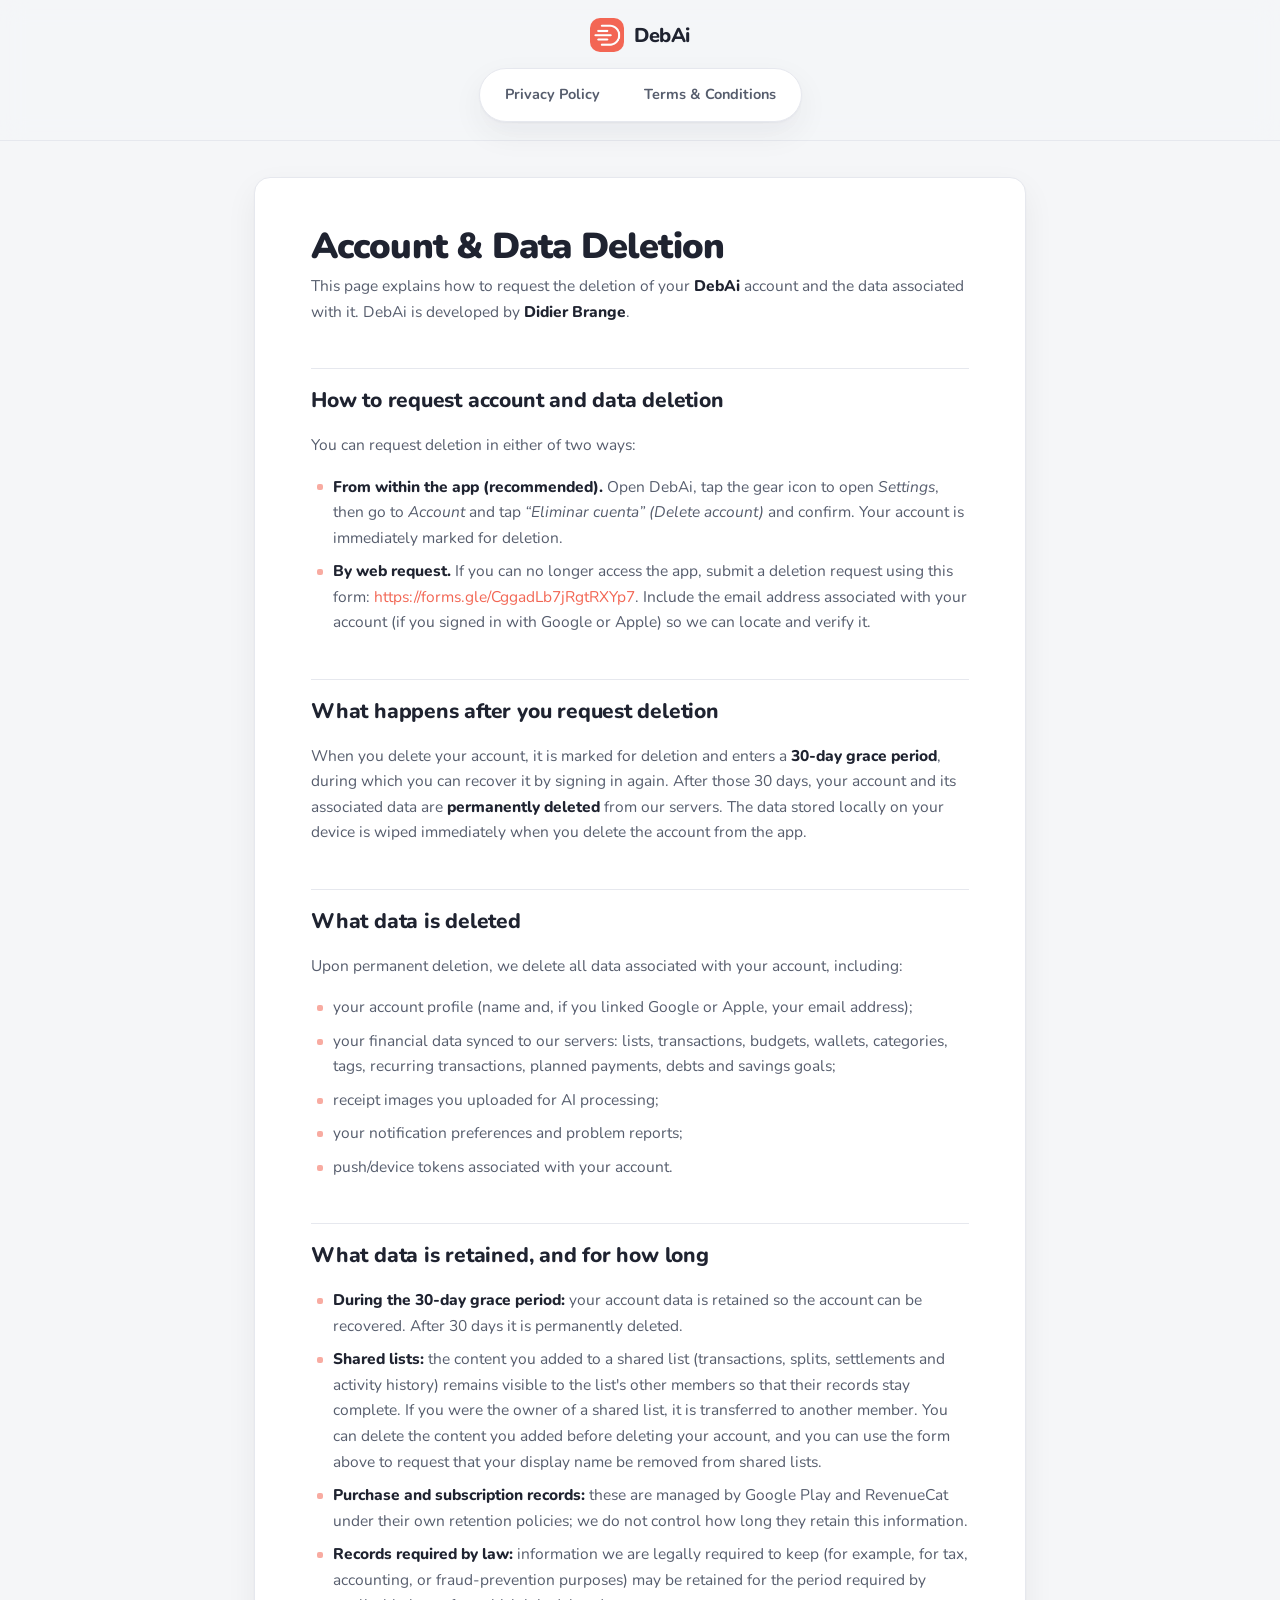
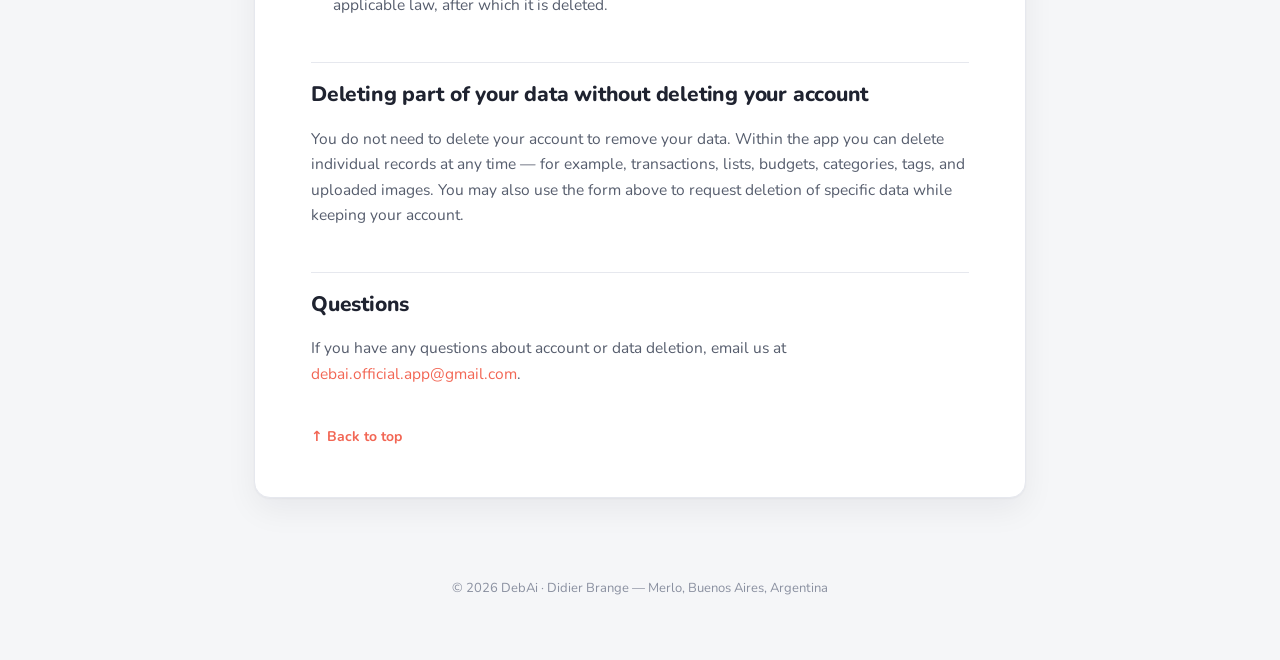
<file: legal/eliminar-cuenta.html>
<!DOCTYPE html>
<html lang="en">
<head>
  <meta charset="UTF-8" />
  <meta name="viewport" content="width=device-width, initial-scale=1.0" />
  <title>DebAi — Account &amp; Data Deletion</title>
  <meta name="description" content="How to request deletion of your DebAi account and associated data, what is deleted, and what is retained." />
  <meta name="theme-color" content="#F26654" />
  <link rel="icon" href="assets/icon.webp" type="image/webp" />
  <link rel="stylesheet" href="assets/styles.css?v=3" />
</head>
<body>
  <header class="site-header">
    <div class="site-header__inner">
      <a class="brand" href="/">
        <img class="brand__mark" src="assets/icon.webp" alt="DebAi" width="34" height="34" />
        <span>DebAi</span>
      </a>
      <nav class="tabs" aria-label="Legal documents">
        <a class="tabs__link" href="index.html">Privacy Policy</a>
        <a class="tabs__link" href="terminos.html">Terms &amp; Conditions</a>
      </nav>
    </div>
  </header>

  <main class="page">
    <article class="doc">
      <h1 class="doc__title">Account &amp; Data Deletion</h1>
      <p>This page explains how to request the deletion of your <strong>DebAi</strong> account and the data associated with it. DebAi is developed by <strong>Didier Brange</strong>.</p>

      <h2 id="how">How to request account and data deletion</h2>
      <p>You can request deletion in either of two ways:</p>
      <ul>
        <li><strong>From within the app (recommended).</strong> Open DebAi, tap the gear icon to open <em>Settings</em>, then go to <em>Account</em> and tap <em>&ldquo;Eliminar cuenta&rdquo; (Delete account)</em> and confirm. Your account is immediately marked for deletion.</li>
        <li><strong>By web request.</strong> If you can no longer access the app, submit a deletion request using this form: <a href="https://forms.gle/CggadLb7jRgtRXYp7" target="_blank" rel="noopener">https://forms.gle/CggadLb7jRgtRXYp7</a>. Include the email address associated with your account (if you signed in with Google or Apple) so we can locate and verify it.</li>
      </ul>

      <h2 id="what-happens">What happens after you request deletion</h2>
      <p>When you delete your account, it is marked for deletion and enters a <strong>30-day grace period</strong>, during which you can recover it by signing in again. After those 30 days, your account and its associated data are <strong>permanently deleted</strong> from our servers. The data stored locally on your device is wiped immediately when you delete the account from the app.</p>

      <h2 id="deleted">What data is deleted</h2>
      <p>Upon permanent deletion, we delete all data associated with your account, including:</p>
      <ul>
        <li>your account profile (name and, if you linked Google or Apple, your email address);</li>
        <li>your financial data synced to our servers: lists, transactions, budgets, wallets, categories, tags, recurring transactions, planned payments, debts and savings goals;</li>
        <li>receipt images you uploaded for AI processing;</li>
        <li>your notification preferences and problem reports;</li>
        <li>push/device tokens associated with your account.</li>
      </ul>

      <h2 id="retained">What data is retained, and for how long</h2>
      <ul>
        <li><strong>During the 30-day grace period:</strong> your account data is retained so the account can be recovered. After 30 days it is permanently deleted.</li>
        <li><strong>Shared lists:</strong> the content you added to a shared list (transactions, splits, settlements and activity history) remains visible to the list's other members so that their records stay complete. If you were the owner of a shared list, it is transferred to another member. You can delete the content you added before deleting your account, and you can use the form above to request that your display name be removed from shared lists.</li>
        <li><strong>Purchase and subscription records:</strong> these are managed by Google Play and RevenueCat under their own retention policies; we do not control how long they retain this information.</li>
        <li><strong>Records required by law:</strong> information we are legally required to keep (for example, for tax, accounting, or fraud-prevention purposes) may be retained for the period required by applicable law, after which it is deleted.</li>
      </ul>

      <h2 id="partial">Deleting part of your data without deleting your account</h2>
      <p>You do not need to delete your account to remove your data. Within the app you can delete individual records at any time — for example, transactions, lists, budgets, categories, tags, and uploaded images. You may also use the form above to request deletion of specific data while keeping your account.</p>

      <h2 id="contact">Questions</h2>
      <p>If you have any questions about account or data deletion, email us at <a href="mailto:debai.official.app@gmail.com">debai.official.app@gmail.com</a>.</p>

      <a class="back-to-top" href="#top">↑ Back to top</a>
    </article>
  </main>

  <footer class="site-footer">
    <p>© 2026 DebAi · Didier Brange — Merlo, Buenos Aires, Argentina</p>
  </footer>
</body>
</html>
</file>
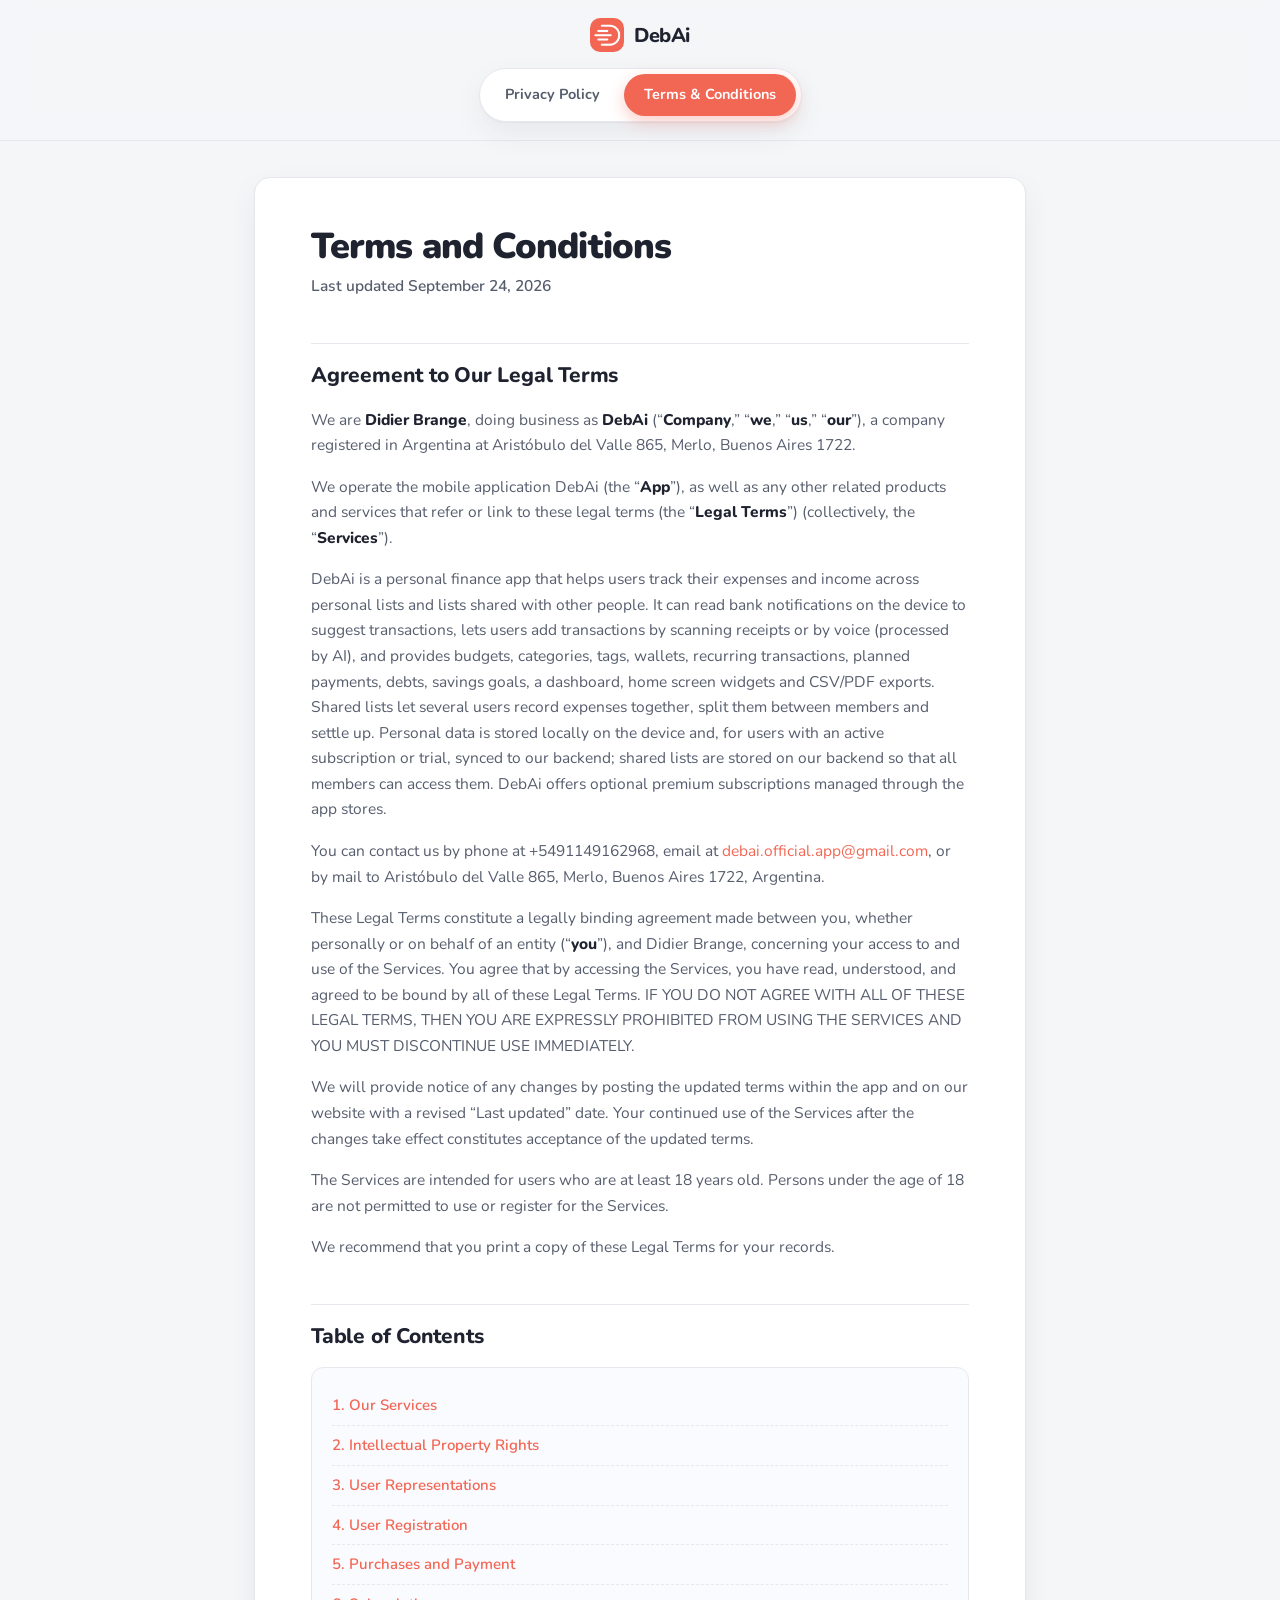
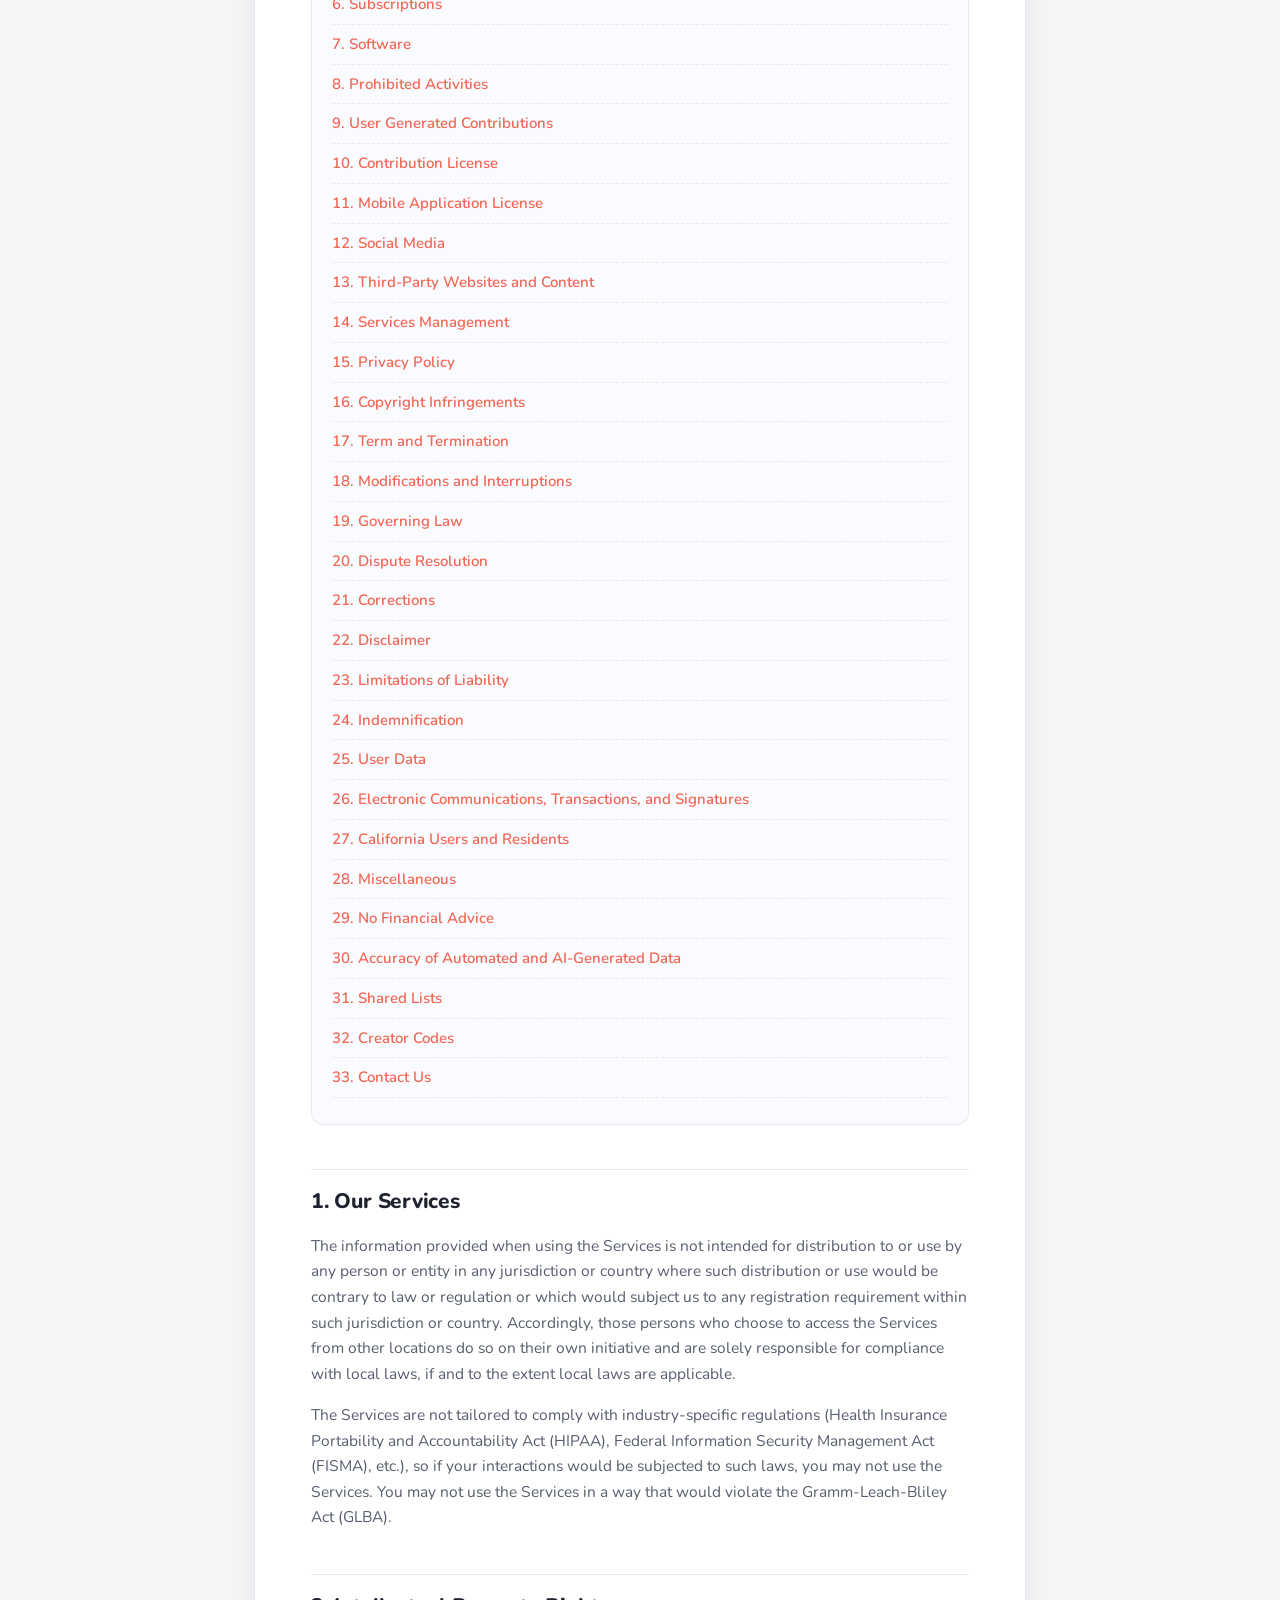
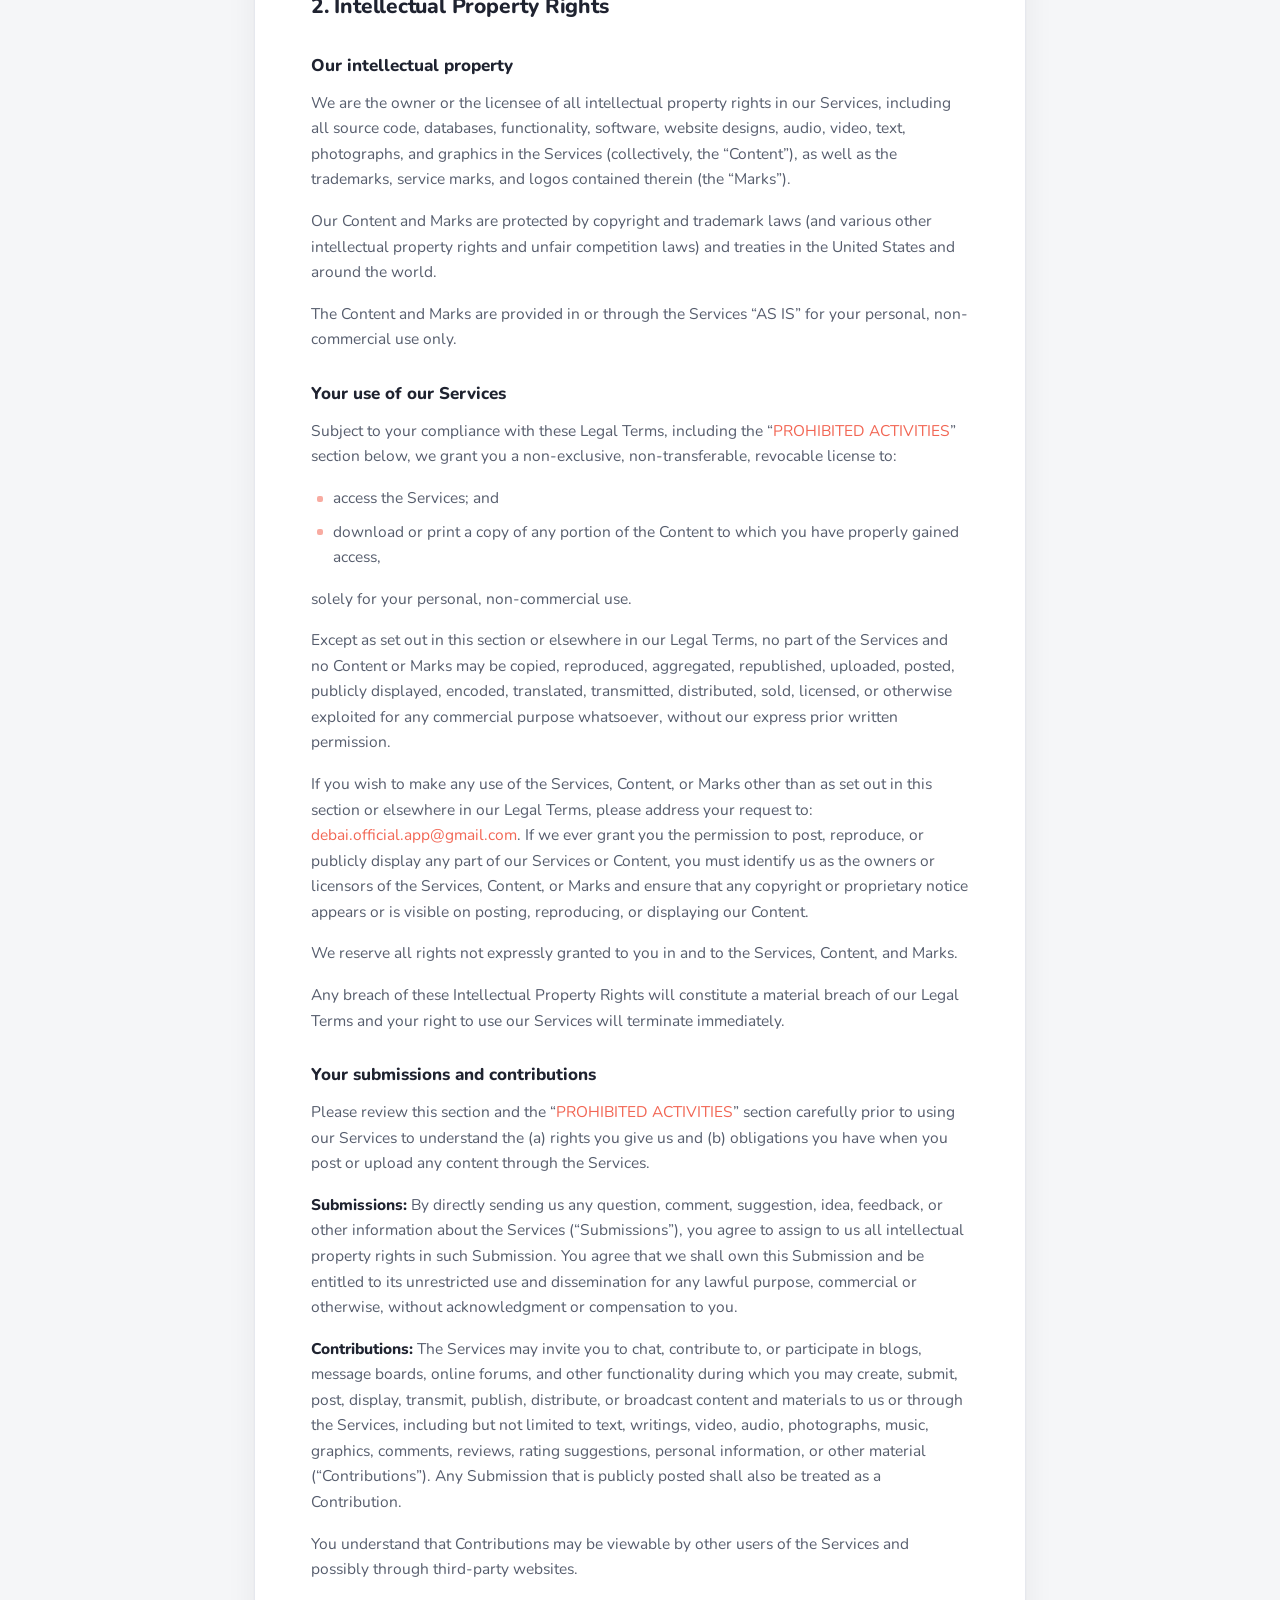
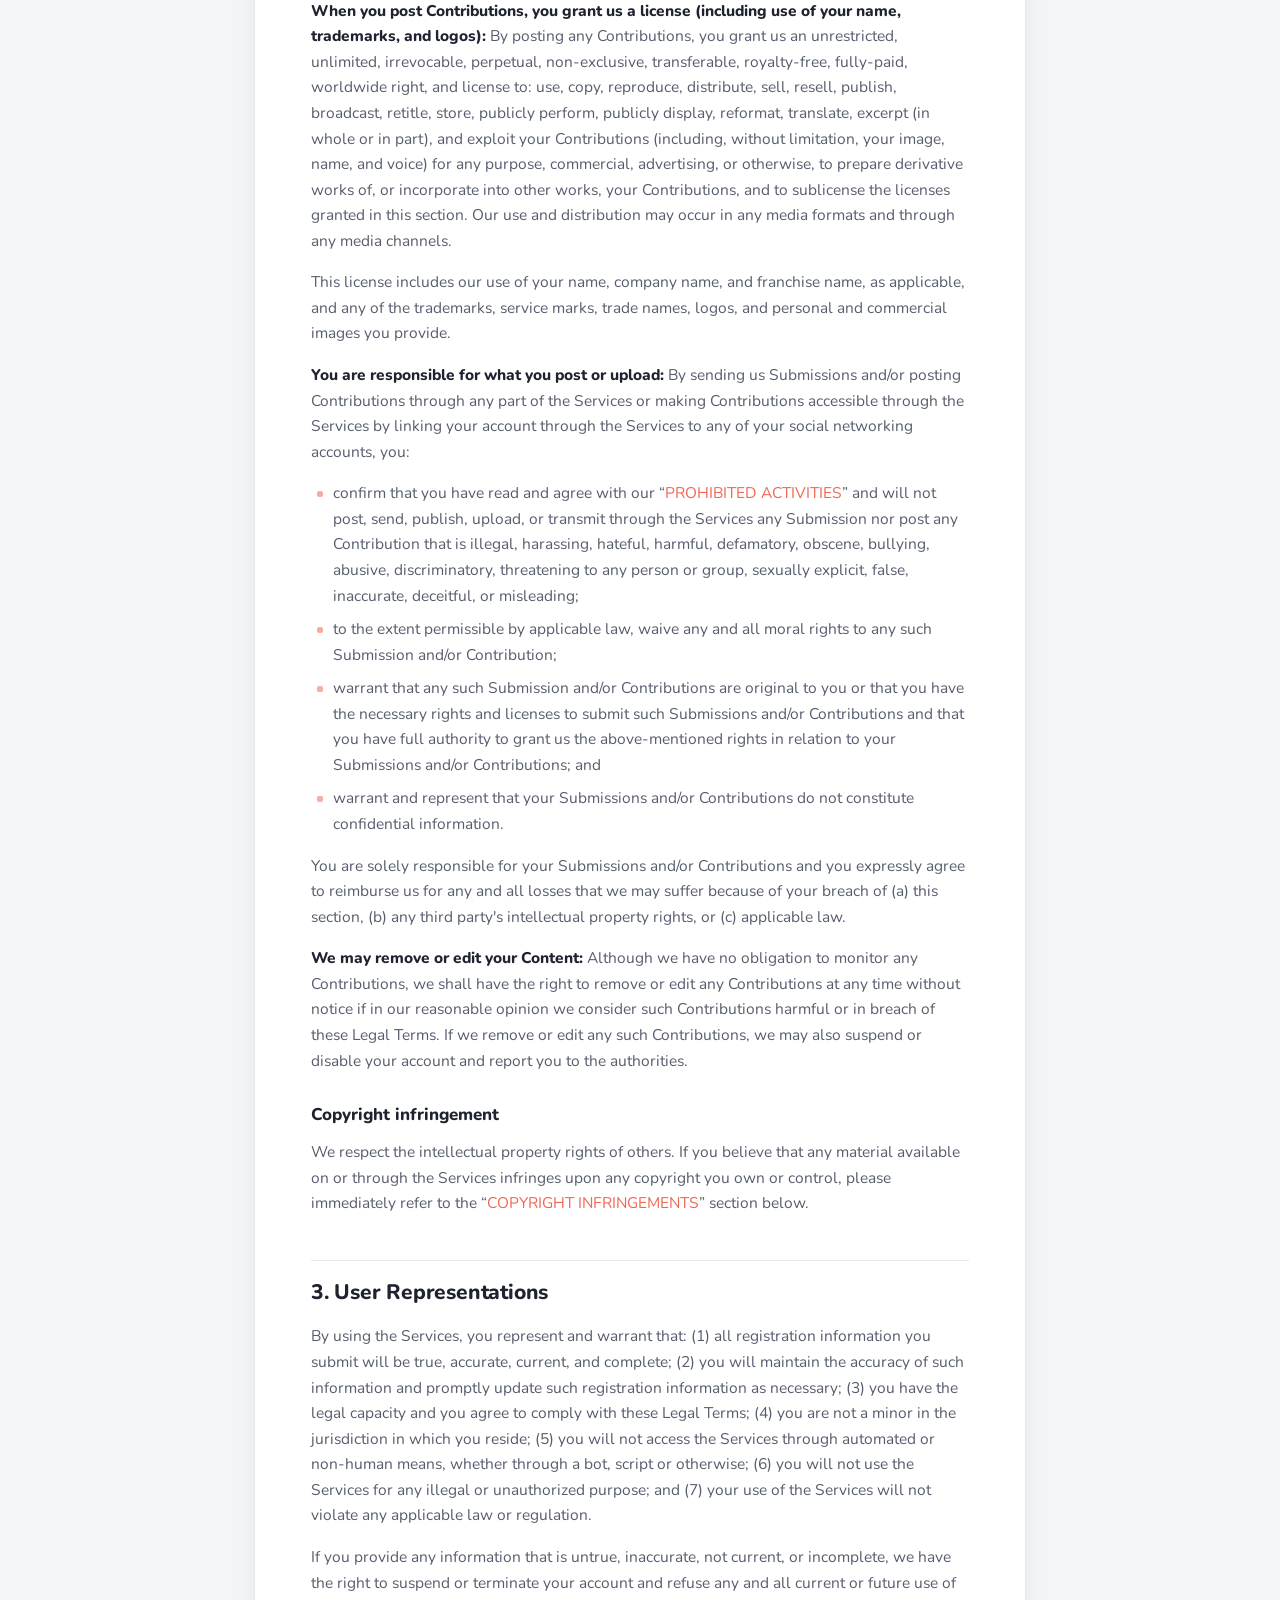
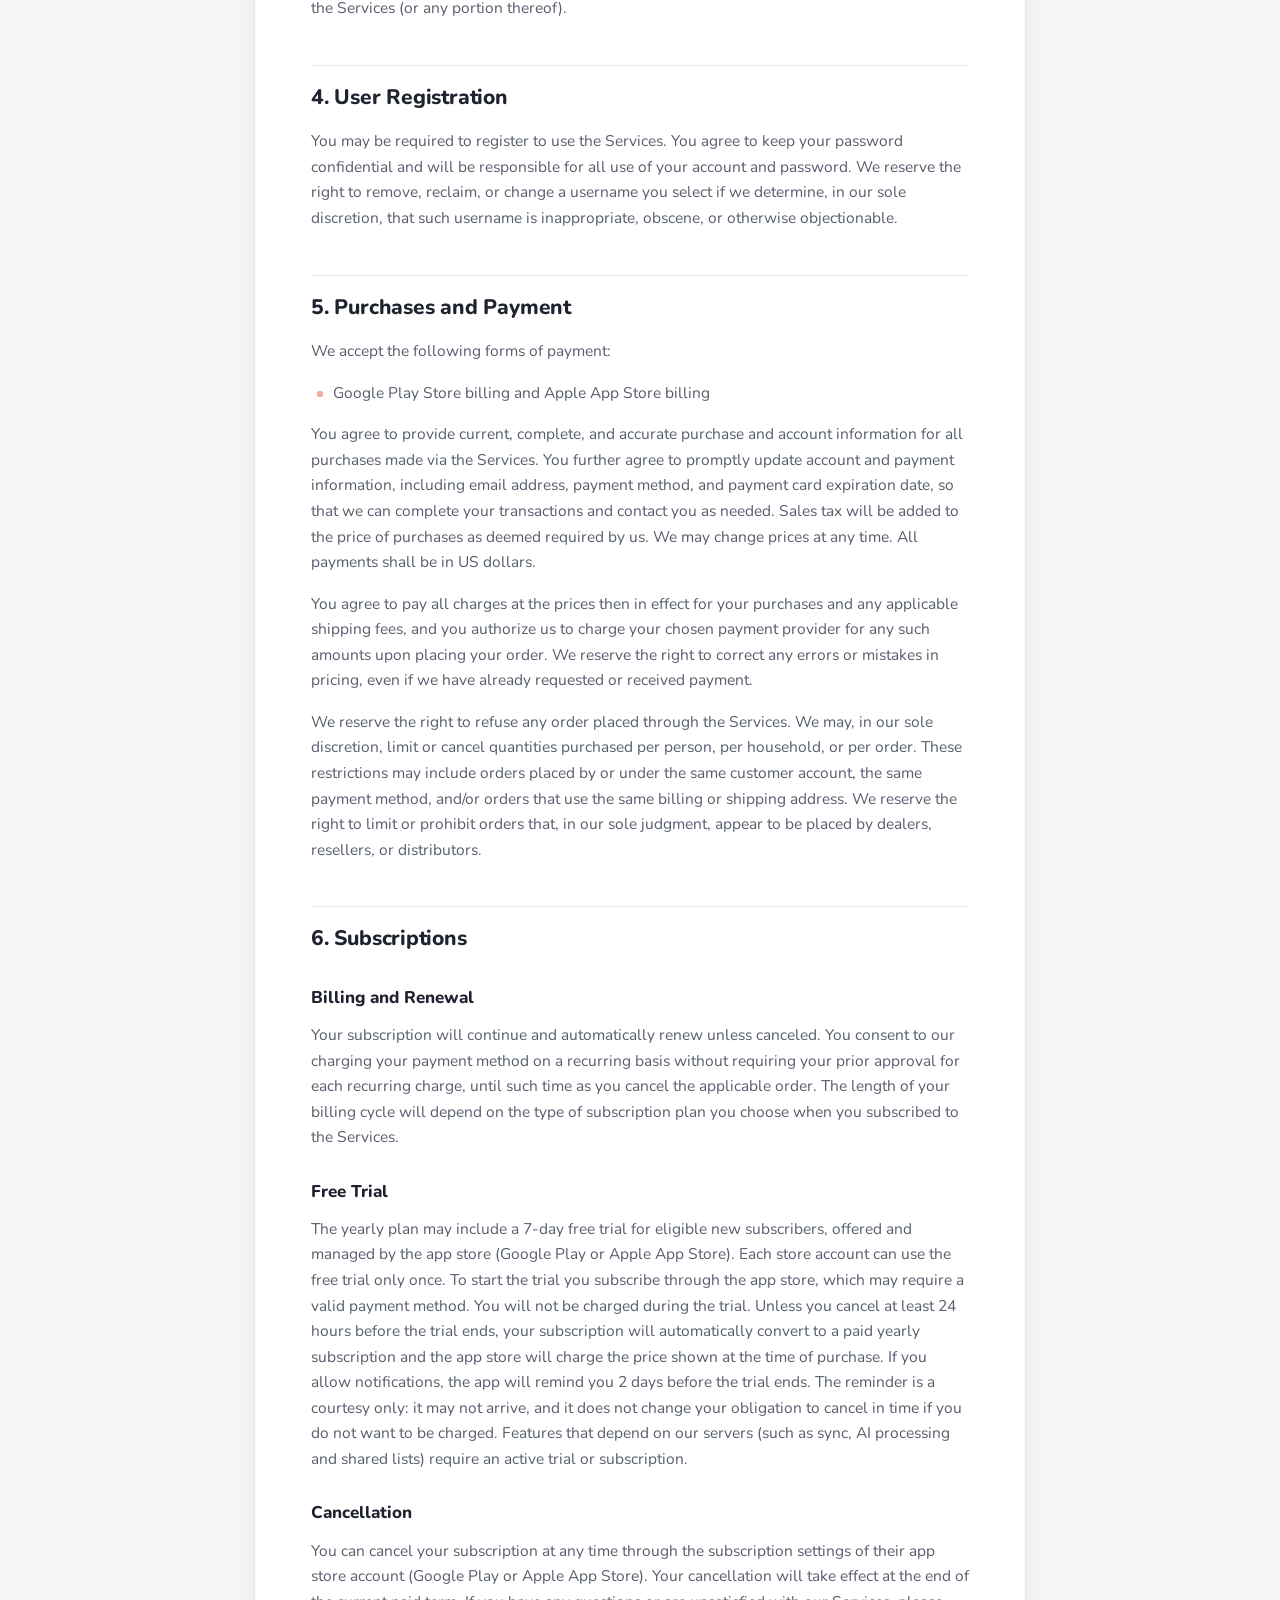
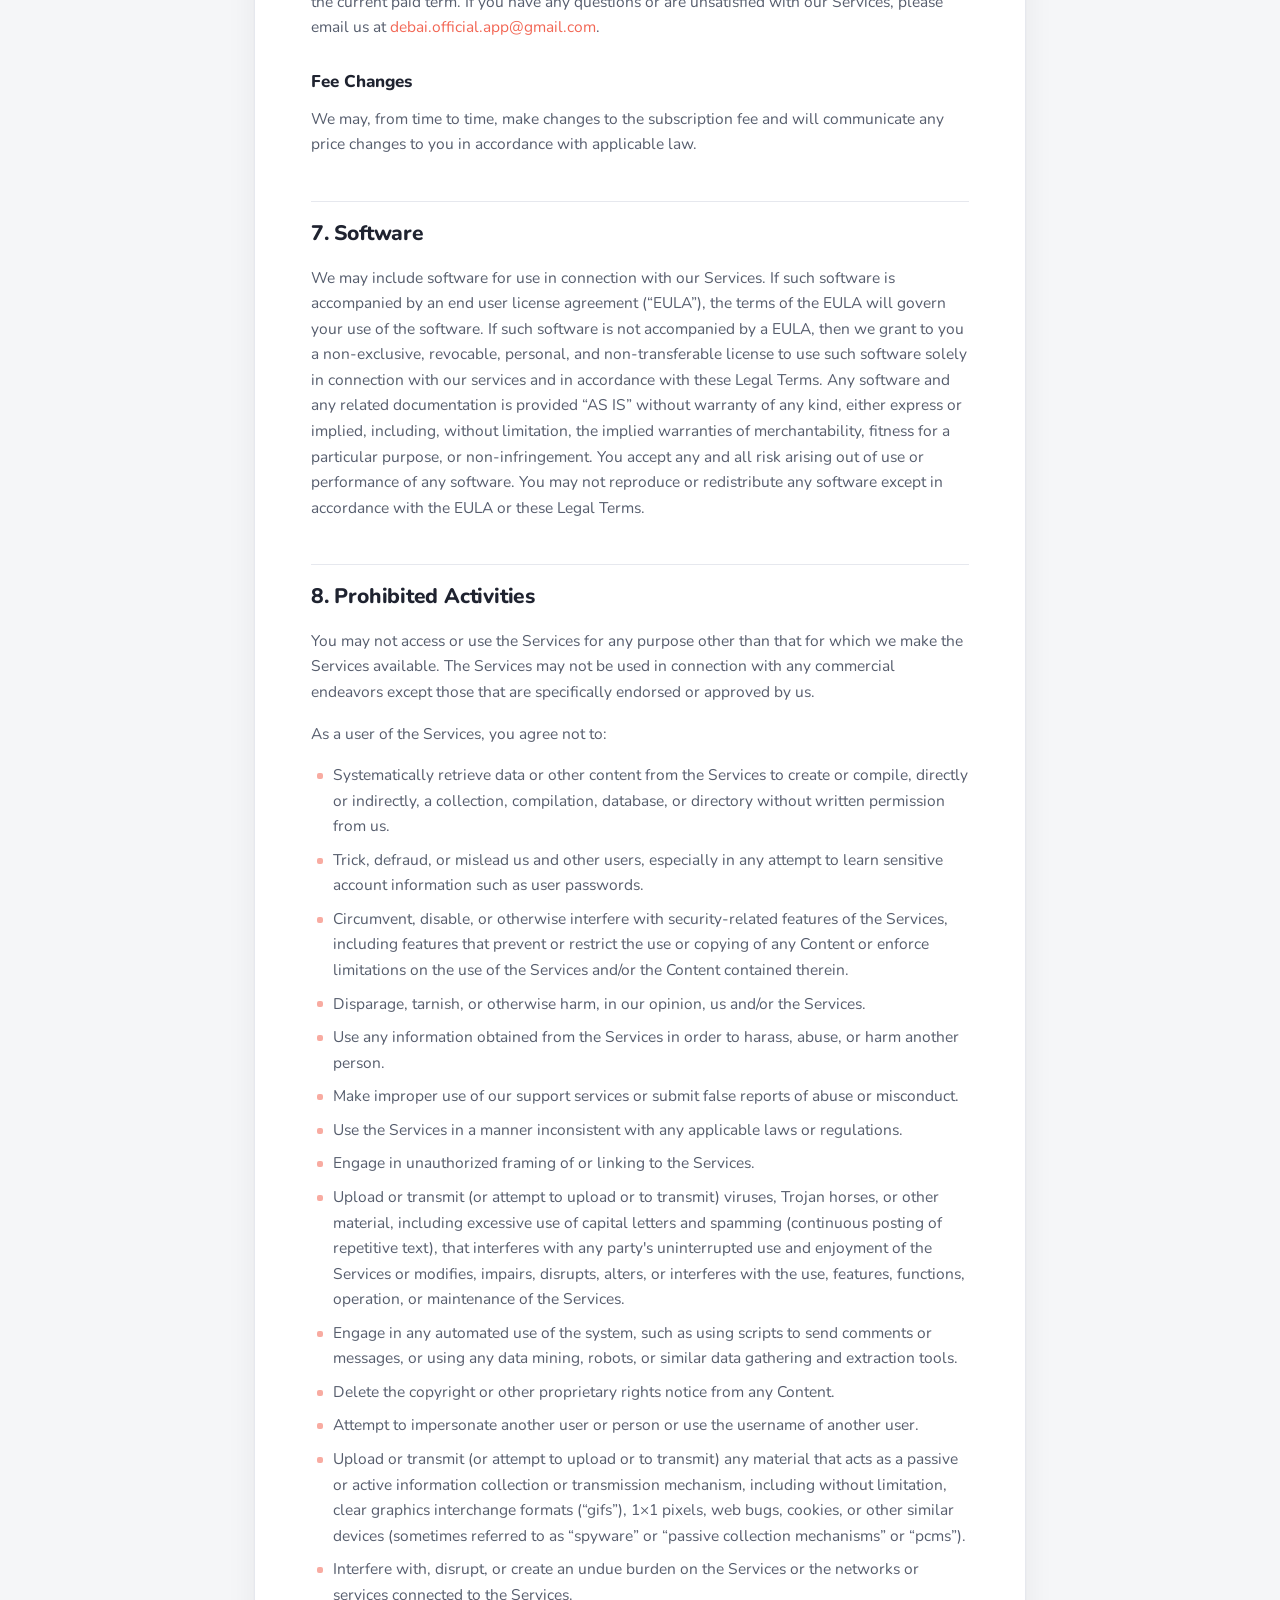
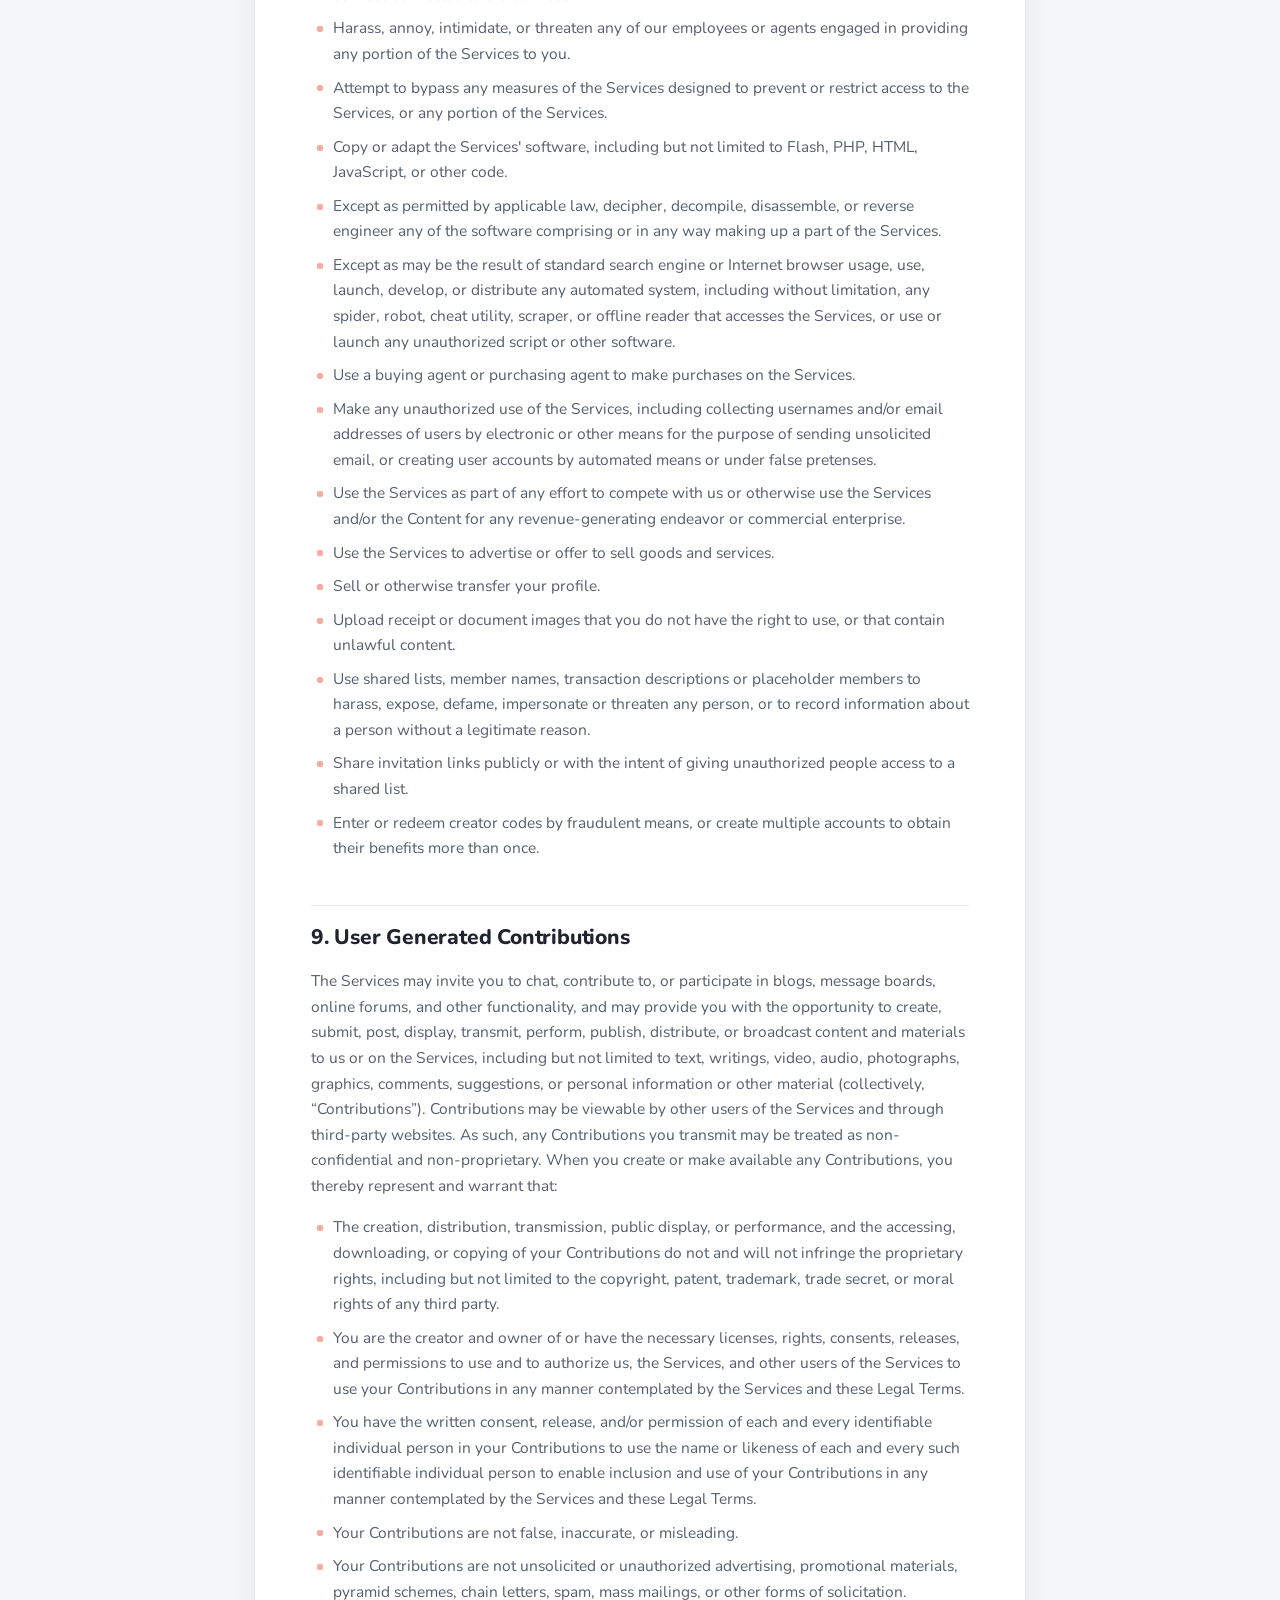
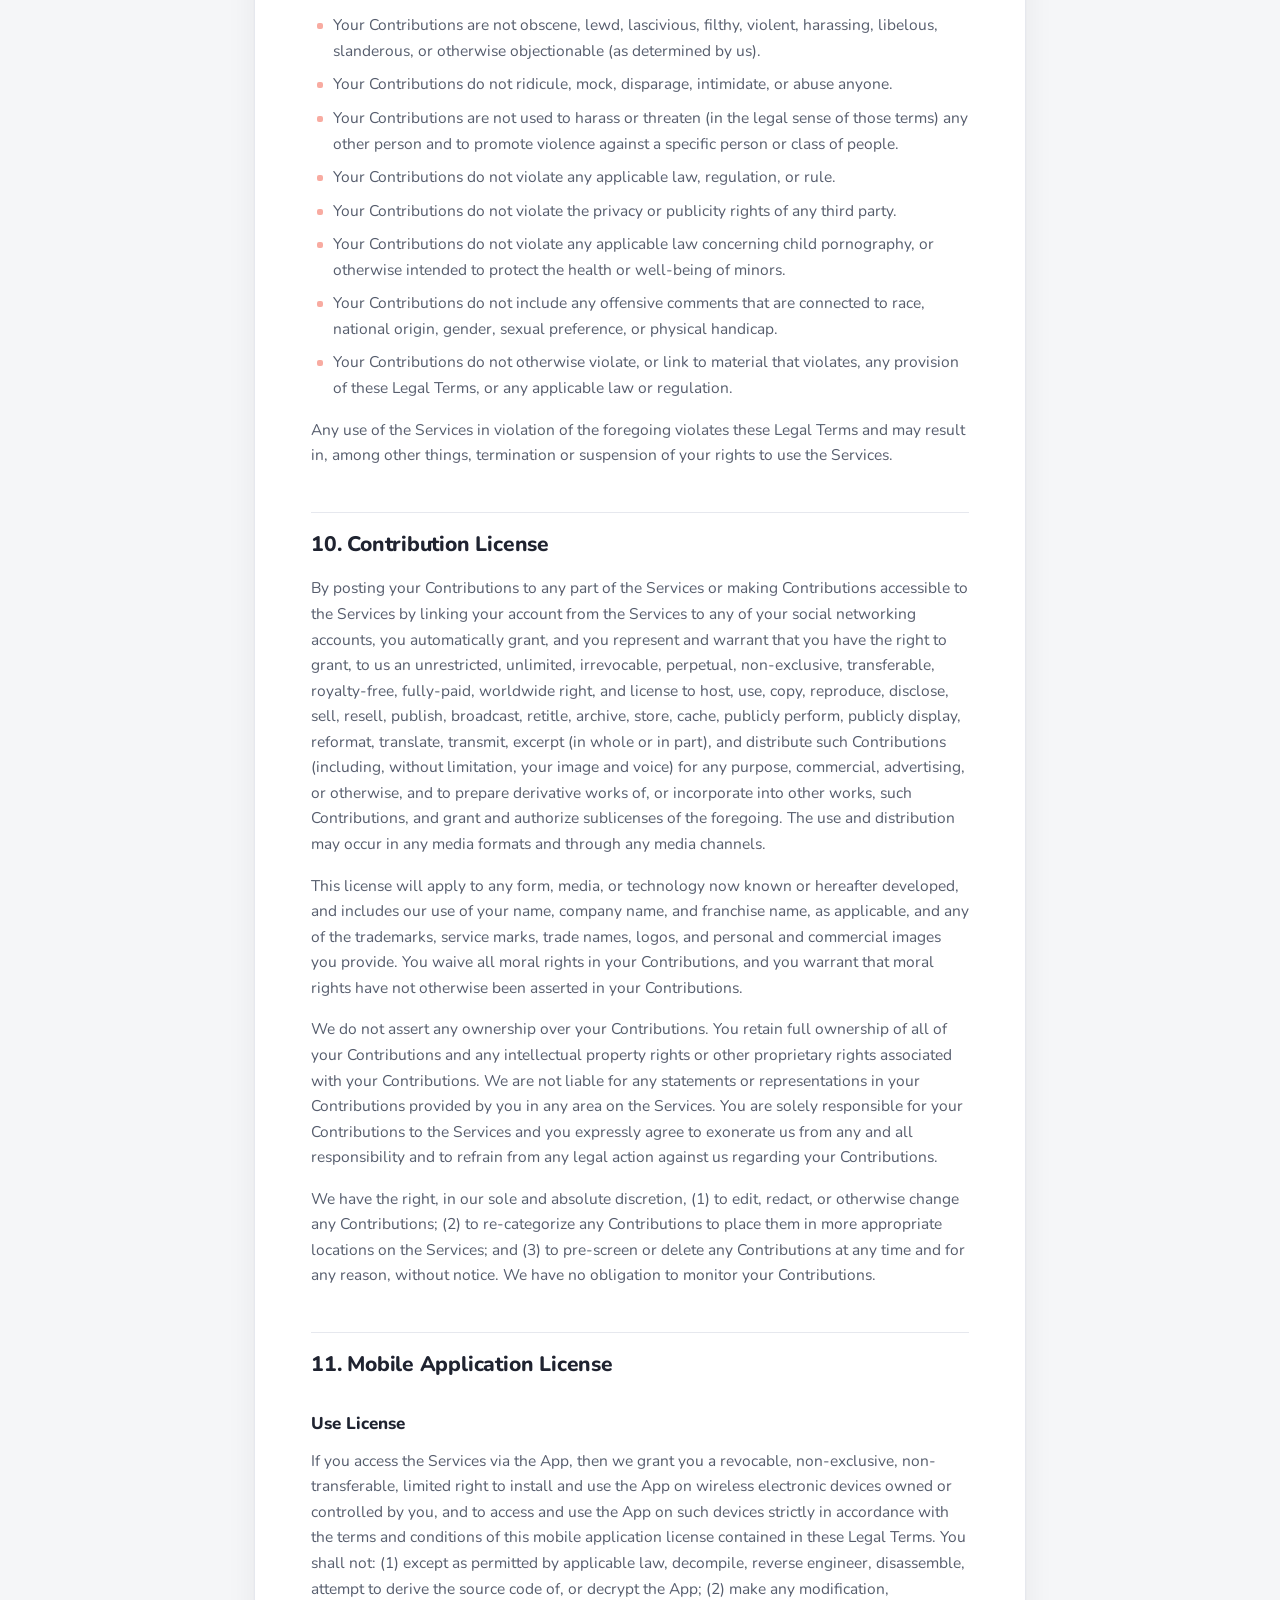
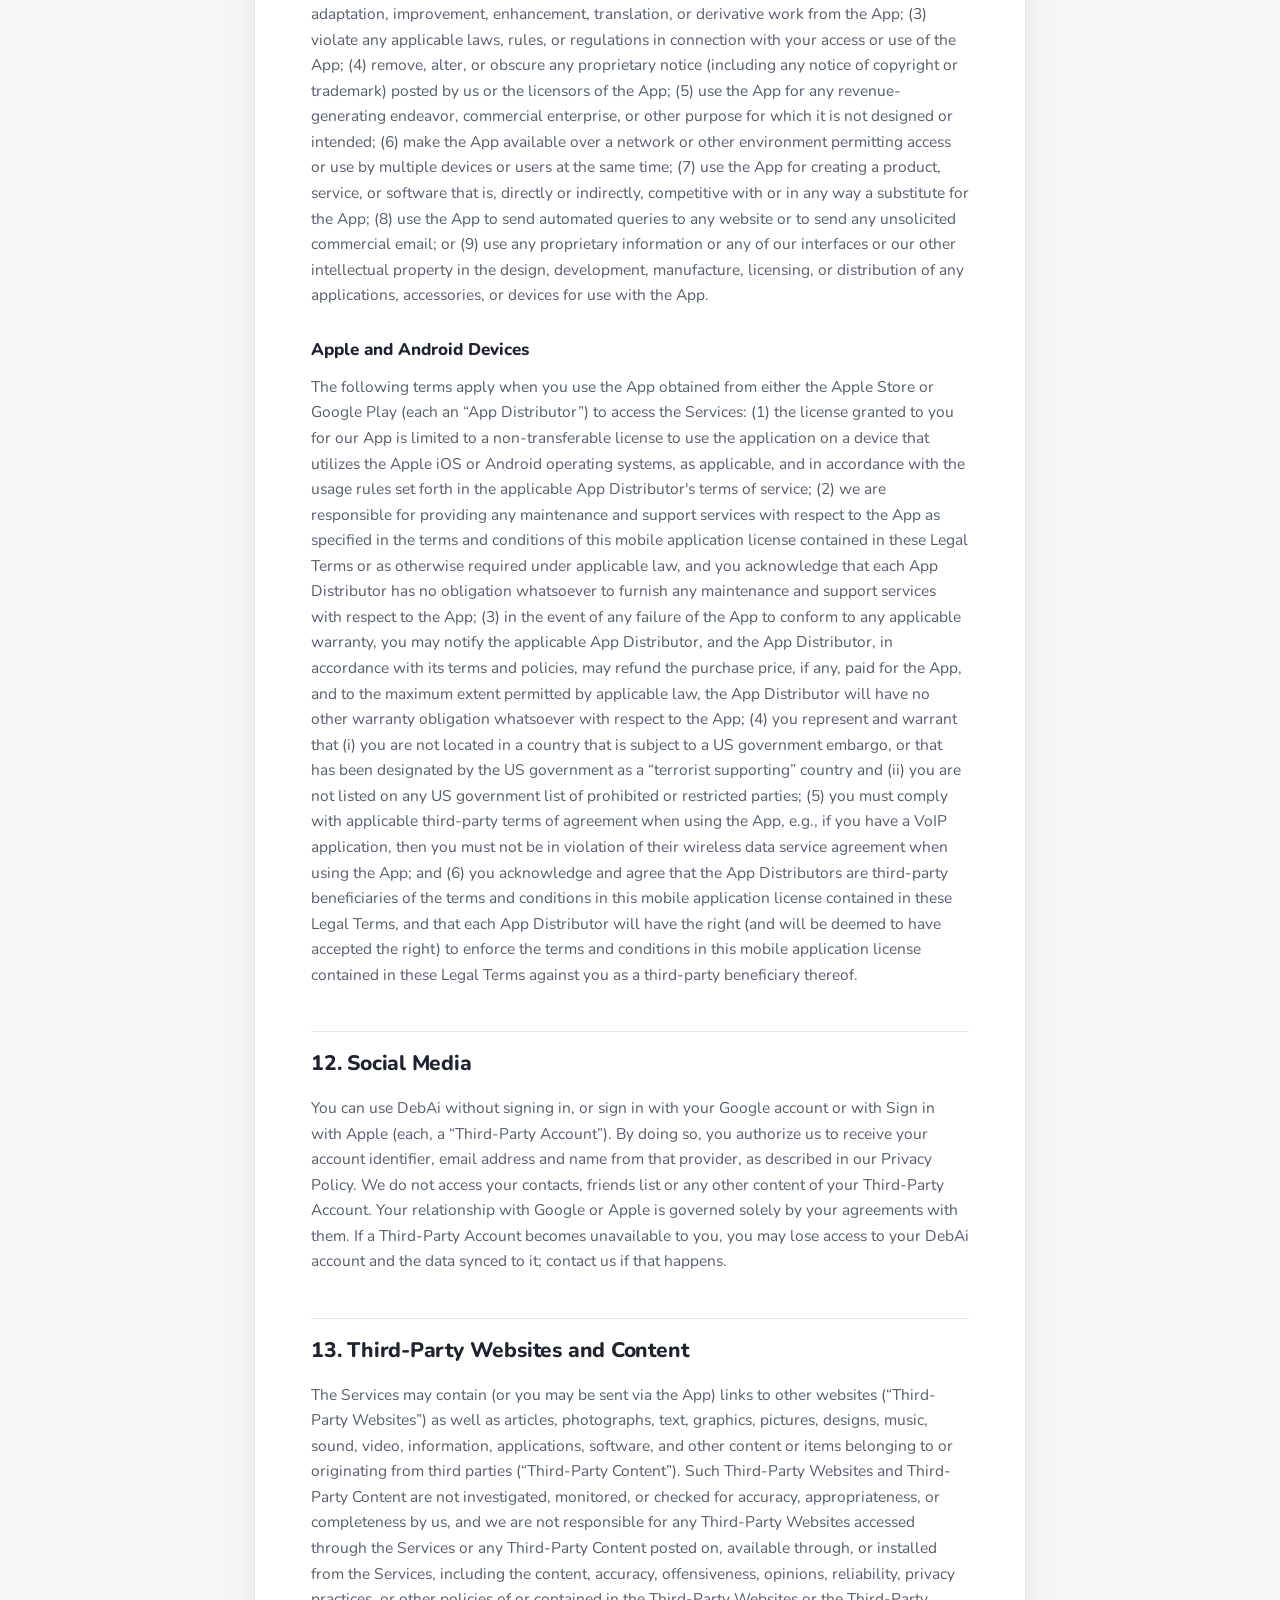
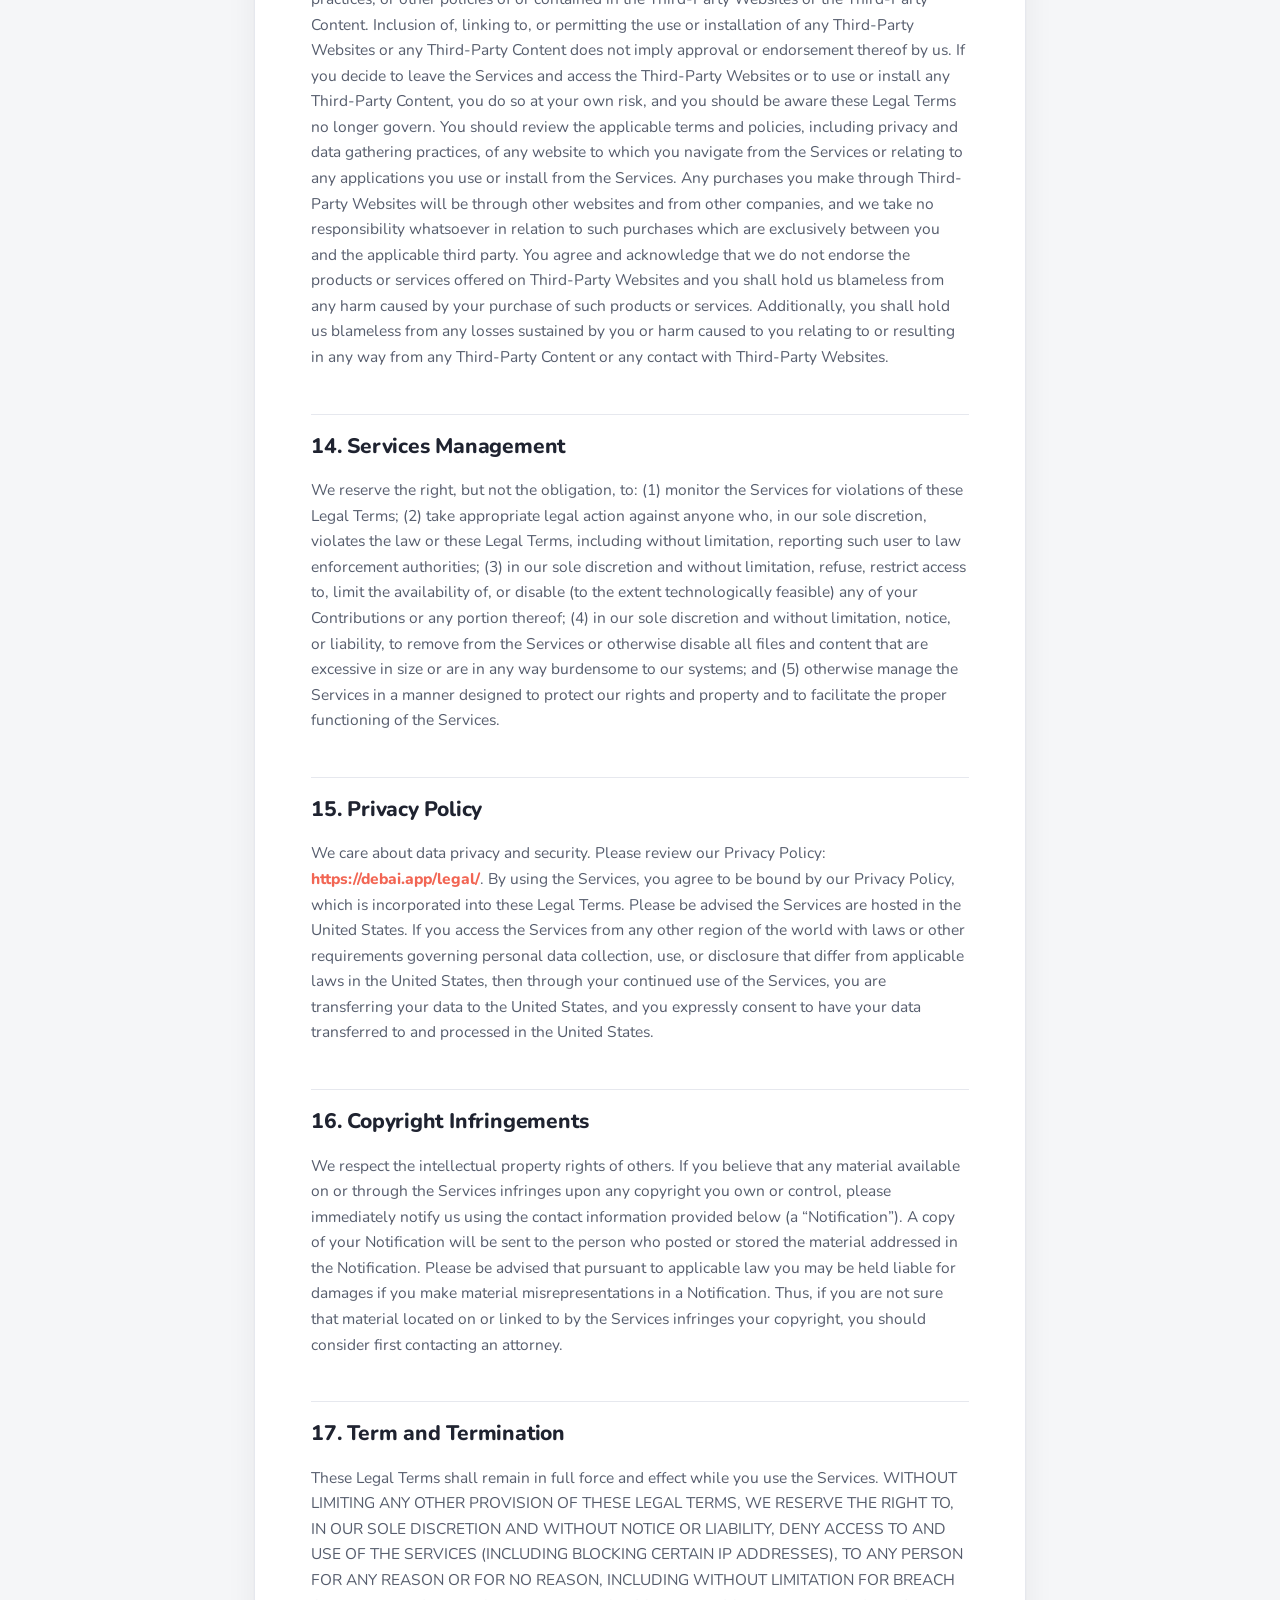
<file: legal/terminos.html>
<!DOCTYPE html>
<html lang="en">
<head>
  <meta charset="UTF-8" />
  <meta name="viewport" content="width=device-width, initial-scale=1.0" />
  <title>DebAi — Terms and Conditions</title>
  <meta name="description" content="DebAi Terms and Conditions — the legal terms governing your use of the DebAi app and services." />
  <meta name="theme-color" content="#F26654" />
  <link rel="icon" href="assets/icon.webp" type="image/webp" />
  <link rel="stylesheet" href="assets/styles.css?v=3" />
</head>
<body>
  <header class="site-header">
    <div class="site-header__inner">
      <a class="brand" href="/">
        <img class="brand__mark" src="assets/icon.webp" alt="DebAi" width="34" height="34" />
        <span>DebAi</span>
      </a>
      <nav class="tabs" aria-label="Legal documents">
        <a class="tabs__link" href="index.html">Privacy Policy</a>
        <a class="tabs__link is-active" href="terminos.html" aria-current="page">Terms &amp; Conditions</a>
      </nav>
    </div>
  </header>

  <main class="page">
    <article class="doc">
      <h1 class="doc__title">Terms and Conditions</h1>
      <p class="doc__updated">Last updated September 24, 2026</p>

      <h2 id="agreement">Agreement to Our Legal Terms</h2>
      <p>We are <strong>Didier Brange</strong>, doing business as <strong>DebAi</strong> (&ldquo;<strong>Company</strong>,&rdquo; &ldquo;<strong>we</strong>,&rdquo; &ldquo;<strong>us</strong>,&rdquo; &ldquo;<strong>our</strong>&rdquo;), a company registered in Argentina at Aristóbulo del Valle 865, Merlo, Buenos Aires 1722.</p>
      <p>We operate the mobile application DebAi (the &ldquo;<strong>App</strong>&rdquo;), as well as any other related products and services that refer or link to these legal terms (the &ldquo;<strong>Legal Terms</strong>&rdquo;) (collectively, the &ldquo;<strong>Services</strong>&rdquo;).</p>
      <p>DebAi is a personal finance app that helps users track their expenses and income across personal lists and lists shared with other people. It can read bank notifications on the device to suggest transactions, lets users add transactions by scanning receipts or by voice (processed by AI), and provides budgets, categories, tags, wallets, recurring transactions, planned payments, debts, savings goals, a dashboard, home screen widgets and CSV/PDF exports. Shared lists let several users record expenses together, split them between members and settle up. Personal data is stored locally on the device and, for users with an active subscription or trial, synced to our backend; shared lists are stored on our backend so that all members can access them. DebAi offers optional premium subscriptions managed through the app stores.</p>
      <p>You can contact us by phone at +5491149162968, email at <a href="mailto:debai.official.app@gmail.com">debai.official.app@gmail.com</a>, or by mail to Aristóbulo del Valle 865, Merlo, Buenos Aires 1722, Argentina.</p>
      <p>These Legal Terms constitute a legally binding agreement made between you, whether personally or on behalf of an entity (&ldquo;<strong>you</strong>&rdquo;), and Didier Brange, concerning your access to and use of the Services. You agree that by accessing the Services, you have read, understood, and agreed to be bound by all of these Legal Terms. IF YOU DO NOT AGREE WITH ALL OF THESE LEGAL TERMS, THEN YOU ARE EXPRESSLY PROHIBITED FROM USING THE SERVICES AND YOU MUST DISCONTINUE USE IMMEDIATELY.</p>
      <p>We will provide notice of any changes by posting the updated terms within the app and on our website with a revised &ldquo;Last updated&rdquo; date. Your continued use of the Services after the changes take effect constitutes acceptance of the updated terms.</p>
      <p>The Services are intended for users who are at least 18 years old. Persons under the age of 18 are not permitted to use or register for the Services.</p>
      <p>We recommend that you print a copy of these Legal Terms for your records.</p>

      <h2 id="toc">Table of Contents</h2>
      <div class="intro-note">
        <ol class="toc">
          <li><a href="#services">1. Our Services</a></li>
          <li><a href="#ip">2. Intellectual Property Rights</a></li>
          <li><a href="#userreps">3. User Representations</a></li>
          <li><a href="#userreg">4. User Registration</a></li>
          <li><a href="#purchases">5. Purchases and Payment</a></li>
          <li><a href="#subscriptions">6. Subscriptions</a></li>
          <li><a href="#software">7. Software</a></li>
          <li><a href="#prohibited">8. Prohibited Activities</a></li>
          <li><a href="#ugc">9. User Generated Contributions</a></li>
          <li><a href="#license">10. Contribution License</a></li>
          <li><a href="#mobile">11. Mobile Application License</a></li>
          <li><a href="#socialmedia">12. Social Media</a></li>
          <li><a href="#thirdparty">13. Third-Party Websites and Content</a></li>
          <li><a href="#sitemanage">14. Services Management</a></li>
          <li><a href="#ppyes">15. Privacy Policy</a></li>
          <li><a href="#copyrightyes">16. Copyright Infringements</a></li>
          <li><a href="#terms">17. Term and Termination</a></li>
          <li><a href="#modifications">18. Modifications and Interruptions</a></li>
          <li><a href="#law">19. Governing Law</a></li>
          <li><a href="#disputes">20. Dispute Resolution</a></li>
          <li><a href="#corrections">21. Corrections</a></li>
          <li><a href="#disclaimer">22. Disclaimer</a></li>
          <li><a href="#liability">23. Limitations of Liability</a></li>
          <li><a href="#indemnification">24. Indemnification</a></li>
          <li><a href="#userdata">25. User Data</a></li>
          <li><a href="#electronic">26. Electronic Communications, Transactions, and Signatures</a></li>
          <li><a href="#california">27. California Users and Residents</a></li>
          <li><a href="#misc">28. Miscellaneous</a></li>
          <li><a href="#addclause">29. No Financial Advice</a></li>
          <li><a href="#addclauseb">30. Accuracy of Automated and AI-Generated Data</a></li>
          <li><a href="#sharedlists">31. Shared Lists</a></li>
          <li><a href="#creatorcodes">32. Creator Codes</a></li>
          <li><a href="#contact">33. Contact Us</a></li>
        </ol>
      </div>

      <h2 id="services">1. Our Services</h2>
      <p>The information provided when using the Services is not intended for distribution to or use by any person or entity in any jurisdiction or country where such distribution or use would be contrary to law or regulation or which would subject us to any registration requirement within such jurisdiction or country. Accordingly, those persons who choose to access the Services from other locations do so on their own initiative and are solely responsible for compliance with local laws, if and to the extent local laws are applicable.</p>
      <p>The Services are not tailored to comply with industry-specific regulations (Health Insurance Portability and Accountability Act (HIPAA), Federal Information Security Management Act (FISMA), etc.), so if your interactions would be subjected to such laws, you may not use the Services. You may not use the Services in a way that would violate the Gramm-Leach-Bliley Act (GLBA).</p>

      <h2 id="ip">2. Intellectual Property Rights</h2>
      <h3>Our intellectual property</h3>
      <p>We are the owner or the licensee of all intellectual property rights in our Services, including all source code, databases, functionality, software, website designs, audio, video, text, photographs, and graphics in the Services (collectively, the &ldquo;Content&rdquo;), as well as the trademarks, service marks, and logos contained therein (the &ldquo;Marks&rdquo;).</p>
      <p>Our Content and Marks are protected by copyright and trademark laws (and various other intellectual property rights and unfair competition laws) and treaties in the United States and around the world.</p>
      <p>The Content and Marks are provided in or through the Services &ldquo;AS IS&rdquo; for your personal, non-commercial use only.</p>
      <h3>Your use of our Services</h3>
      <p>Subject to your compliance with these Legal Terms, including the &ldquo;<a href="#prohibited">PROHIBITED ACTIVITIES</a>&rdquo; section below, we grant you a non-exclusive, non-transferable, revocable license to:</p>
      <ul>
        <li>access the Services; and</li>
        <li>download or print a copy of any portion of the Content to which you have properly gained access,</li>
      </ul>
      <p>solely for your personal, non-commercial use.</p>
      <p>Except as set out in this section or elsewhere in our Legal Terms, no part of the Services and no Content or Marks may be copied, reproduced, aggregated, republished, uploaded, posted, publicly displayed, encoded, translated, transmitted, distributed, sold, licensed, or otherwise exploited for any commercial purpose whatsoever, without our express prior written permission.</p>
      <p>If you wish to make any use of the Services, Content, or Marks other than as set out in this section or elsewhere in our Legal Terms, please address your request to: <a href="mailto:debai.official.app@gmail.com">debai.official.app@gmail.com</a>. If we ever grant you the permission to post, reproduce, or publicly display any part of our Services or Content, you must identify us as the owners or licensors of the Services, Content, or Marks and ensure that any copyright or proprietary notice appears or is visible on posting, reproducing, or displaying our Content.</p>
      <p>We reserve all rights not expressly granted to you in and to the Services, Content, and Marks.</p>
      <p>Any breach of these Intellectual Property Rights will constitute a material breach of our Legal Terms and your right to use our Services will terminate immediately.</p>
      <h3>Your submissions and contributions</h3>
      <p>Please review this section and the &ldquo;<a href="#prohibited">PROHIBITED ACTIVITIES</a>&rdquo; section carefully prior to using our Services to understand the (a) rights you give us and (b) obligations you have when you post or upload any content through the Services.</p>
      <p><strong>Submissions:</strong> By directly sending us any question, comment, suggestion, idea, feedback, or other information about the Services (&ldquo;Submissions&rdquo;), you agree to assign to us all intellectual property rights in such Submission. You agree that we shall own this Submission and be entitled to its unrestricted use and dissemination for any lawful purpose, commercial or otherwise, without acknowledgment or compensation to you.</p>
      <p><strong>Contributions:</strong> The Services may invite you to chat, contribute to, or participate in blogs, message boards, online forums, and other functionality during which you may create, submit, post, display, transmit, publish, distribute, or broadcast content and materials to us or through the Services, including but not limited to text, writings, video, audio, photographs, music, graphics, comments, reviews, rating suggestions, personal information, or other material (&ldquo;Contributions&rdquo;). Any Submission that is publicly posted shall also be treated as a Contribution.</p>
      <p>You understand that Contributions may be viewable by other users of the Services and possibly through third-party websites.</p>
      <p><strong>When you post Contributions, you grant us a license (including use of your name, trademarks, and logos):</strong> By posting any Contributions, you grant us an unrestricted, unlimited, irrevocable, perpetual, non-exclusive, transferable, royalty-free, fully-paid, worldwide right, and license to: use, copy, reproduce, distribute, sell, resell, publish, broadcast, retitle, store, publicly perform, publicly display, reformat, translate, excerpt (in whole or in part), and exploit your Contributions (including, without limitation, your image, name, and voice) for any purpose, commercial, advertising, or otherwise, to prepare derivative works of, or incorporate into other works, your Contributions, and to sublicense the licenses granted in this section. Our use and distribution may occur in any media formats and through any media channels.</p>
      <p>This license includes our use of your name, company name, and franchise name, as applicable, and any of the trademarks, service marks, trade names, logos, and personal and commercial images you provide.</p>
      <p><strong>You are responsible for what you post or upload:</strong> By sending us Submissions and/or posting Contributions through any part of the Services or making Contributions accessible through the Services by linking your account through the Services to any of your social networking accounts, you:</p>
      <ul>
        <li>confirm that you have read and agree with our &ldquo;<a href="#prohibited">PROHIBITED ACTIVITIES</a>&rdquo; and will not post, send, publish, upload, or transmit through the Services any Submission nor post any Contribution that is illegal, harassing, hateful, harmful, defamatory, obscene, bullying, abusive, discriminatory, threatening to any person or group, sexually explicit, false, inaccurate, deceitful, or misleading;</li>
        <li>to the extent permissible by applicable law, waive any and all moral rights to any such Submission and/or Contribution;</li>
        <li>warrant that any such Submission and/or Contributions are original to you or that you have the necessary rights and licenses to submit such Submissions and/or Contributions and that you have full authority to grant us the above-mentioned rights in relation to your Submissions and/or Contributions; and</li>
        <li>warrant and represent that your Submissions and/or Contributions do not constitute confidential information.</li>
      </ul>
      <p>You are solely responsible for your Submissions and/or Contributions and you expressly agree to reimburse us for any and all losses that we may suffer because of your breach of (a) this section, (b) any third party's intellectual property rights, or (c) applicable law.</p>
      <p><strong>We may remove or edit your Content:</strong> Although we have no obligation to monitor any Contributions, we shall have the right to remove or edit any Contributions at any time without notice if in our reasonable opinion we consider such Contributions harmful or in breach of these Legal Terms. If we remove or edit any such Contributions, we may also suspend or disable your account and report you to the authorities.</p>
      <h3>Copyright infringement</h3>
      <p>We respect the intellectual property rights of others. If you believe that any material available on or through the Services infringes upon any copyright you own or control, please immediately refer to the &ldquo;<a href="#copyrightyes">COPYRIGHT INFRINGEMENTS</a>&rdquo; section below.</p>

      <h2 id="userreps">3. User Representations</h2>
      <p>By using the Services, you represent and warrant that: (1) all registration information you submit will be true, accurate, current, and complete; (2) you will maintain the accuracy of such information and promptly update such registration information as necessary; (3) you have the legal capacity and you agree to comply with these Legal Terms; (4) you are not a minor in the jurisdiction in which you reside; (5) you will not access the Services through automated or non-human means, whether through a bot, script or otherwise; (6) you will not use the Services for any illegal or unauthorized purpose; and (7) your use of the Services will not violate any applicable law or regulation.</p>
      <p>If you provide any information that is untrue, inaccurate, not current, or incomplete, we have the right to suspend or terminate your account and refuse any and all current or future use of the Services (or any portion thereof).</p>

      <h2 id="userreg">4. User Registration</h2>
      <p>You may be required to register to use the Services. You agree to keep your password confidential and will be responsible for all use of your account and password. We reserve the right to remove, reclaim, or change a username you select if we determine, in our sole discretion, that such username is inappropriate, obscene, or otherwise objectionable.</p>

      <h2 id="purchases">5. Purchases and Payment</h2>
      <p>We accept the following forms of payment:</p>
      <ul>
        <li>Google Play Store billing and Apple App Store billing</li>
      </ul>
      <p>You agree to provide current, complete, and accurate purchase and account information for all purchases made via the Services. You further agree to promptly update account and payment information, including email address, payment method, and payment card expiration date, so that we can complete your transactions and contact you as needed. Sales tax will be added to the price of purchases as deemed required by us. We may change prices at any time. All payments shall be in US dollars.</p>
      <p>You agree to pay all charges at the prices then in effect for your purchases and any applicable shipping fees, and you authorize us to charge your chosen payment provider for any such amounts upon placing your order. We reserve the right to correct any errors or mistakes in pricing, even if we have already requested or received payment.</p>
      <p>We reserve the right to refuse any order placed through the Services. We may, in our sole discretion, limit or cancel quantities purchased per person, per household, or per order. These restrictions may include orders placed by or under the same customer account, the same payment method, and/or orders that use the same billing or shipping address. We reserve the right to limit or prohibit orders that, in our sole judgment, appear to be placed by dealers, resellers, or distributors.</p>

      <h2 id="subscriptions">6. Subscriptions</h2>
      <h3>Billing and Renewal</h3>
      <p>Your subscription will continue and automatically renew unless canceled. You consent to our charging your payment method on a recurring basis without requiring your prior approval for each recurring charge, until such time as you cancel the applicable order. The length of your billing cycle will depend on the type of subscription plan you choose when you subscribed to the Services.</p>
      <h3>Free Trial</h3>
      <p>The yearly plan may include a 7-day free trial for eligible new subscribers, offered and managed by the app store (Google Play or Apple App Store). Each store account can use the free trial only once. To start the trial you subscribe through the app store, which may require a valid payment method. You will not be charged during the trial. Unless you cancel at least 24 hours before the trial ends, your subscription will automatically convert to a paid yearly subscription and the app store will charge the price shown at the time of purchase. If you allow notifications, the app will remind you 2 days before the trial ends. The reminder is a courtesy only: it may not arrive, and it does not change your obligation to cancel in time if you do not want to be charged. Features that depend on our servers (such as sync, AI processing and shared lists) require an active trial or subscription.</p>
      <h3>Cancellation</h3>
      <p>You can cancel your subscription at any time through the subscription settings of their app store account (Google Play or Apple App Store). Your cancellation will take effect at the end of the current paid term. If you have any questions or are unsatisfied with our Services, please email us at <a href="mailto:debai.official.app@gmail.com">debai.official.app@gmail.com</a>.</p>
      <h3>Fee Changes</h3>
      <p>We may, from time to time, make changes to the subscription fee and will communicate any price changes to you in accordance with applicable law.</p>

      <h2 id="software">7. Software</h2>
      <p>We may include software for use in connection with our Services. If such software is accompanied by an end user license agreement (&ldquo;EULA&rdquo;), the terms of the EULA will govern your use of the software. If such software is not accompanied by a EULA, then we grant to you a non-exclusive, revocable, personal, and non-transferable license to use such software solely in connection with our services and in accordance with these Legal Terms. Any software and any related documentation is provided &ldquo;AS IS&rdquo; without warranty of any kind, either express or implied, including, without limitation, the implied warranties of merchantability, fitness for a particular purpose, or non-infringement. You accept any and all risk arising out of use or performance of any software. You may not reproduce or redistribute any software except in accordance with the EULA or these Legal Terms.</p>

      <h2 id="prohibited">8. Prohibited Activities</h2>
      <p>You may not access or use the Services for any purpose other than that for which we make the Services available. The Services may not be used in connection with any commercial endeavors except those that are specifically endorsed or approved by us.</p>
      <p>As a user of the Services, you agree not to:</p>
      <ul>
        <li>Systematically retrieve data or other content from the Services to create or compile, directly or indirectly, a collection, compilation, database, or directory without written permission from us.</li>
        <li>Trick, defraud, or mislead us and other users, especially in any attempt to learn sensitive account information such as user passwords.</li>
        <li>Circumvent, disable, or otherwise interfere with security-related features of the Services, including features that prevent or restrict the use or copying of any Content or enforce limitations on the use of the Services and/or the Content contained therein.</li>
        <li>Disparage, tarnish, or otherwise harm, in our opinion, us and/or the Services.</li>
        <li>Use any information obtained from the Services in order to harass, abuse, or harm another person.</li>
        <li>Make improper use of our support services or submit false reports of abuse or misconduct.</li>
        <li>Use the Services in a manner inconsistent with any applicable laws or regulations.</li>
        <li>Engage in unauthorized framing of or linking to the Services.</li>
        <li>Upload or transmit (or attempt to upload or to transmit) viruses, Trojan horses, or other material, including excessive use of capital letters and spamming (continuous posting of repetitive text), that interferes with any party's uninterrupted use and enjoyment of the Services or modifies, impairs, disrupts, alters, or interferes with the use, features, functions, operation, or maintenance of the Services.</li>
        <li>Engage in any automated use of the system, such as using scripts to send comments or messages, or using any data mining, robots, or similar data gathering and extraction tools.</li>
        <li>Delete the copyright or other proprietary rights notice from any Content.</li>
        <li>Attempt to impersonate another user or person or use the username of another user.</li>
        <li>Upload or transmit (or attempt to upload or to transmit) any material that acts as a passive or active information collection or transmission mechanism, including without limitation, clear graphics interchange formats (&ldquo;gifs&rdquo;), 1×1 pixels, web bugs, cookies, or other similar devices (sometimes referred to as &ldquo;spyware&rdquo; or &ldquo;passive collection mechanisms&rdquo; or &ldquo;pcms&rdquo;).</li>
        <li>Interfere with, disrupt, or create an undue burden on the Services or the networks or services connected to the Services.</li>
        <li>Harass, annoy, intimidate, or threaten any of our employees or agents engaged in providing any portion of the Services to you.</li>
        <li>Attempt to bypass any measures of the Services designed to prevent or restrict access to the Services, or any portion of the Services.</li>
        <li>Copy or adapt the Services' software, including but not limited to Flash, PHP, HTML, JavaScript, or other code.</li>
        <li>Except as permitted by applicable law, decipher, decompile, disassemble, or reverse engineer any of the software comprising or in any way making up a part of the Services.</li>
        <li>Except as may be the result of standard search engine or Internet browser usage, use, launch, develop, or distribute any automated system, including without limitation, any spider, robot, cheat utility, scraper, or offline reader that accesses the Services, or use or launch any unauthorized script or other software.</li>
        <li>Use a buying agent or purchasing agent to make purchases on the Services.</li>
        <li>Make any unauthorized use of the Services, including collecting usernames and/or email addresses of users by electronic or other means for the purpose of sending unsolicited email, or creating user accounts by automated means or under false pretenses.</li>
        <li>Use the Services as part of any effort to compete with us or otherwise use the Services and/or the Content for any revenue-generating endeavor or commercial enterprise.</li>
        <li>Use the Services to advertise or offer to sell goods and services.</li>
        <li>Sell or otherwise transfer your profile.</li>
        <li>Upload receipt or document images that you do not have the right to use, or that contain unlawful content.</li>
        <li>Use shared lists, member names, transaction descriptions or placeholder members to harass, expose, defame, impersonate or threaten any person, or to record information about a person without a legitimate reason.</li>
        <li>Share invitation links publicly or with the intent of giving unauthorized people access to a shared list.</li>
        <li>Enter or redeem creator codes by fraudulent means, or create multiple accounts to obtain their benefits more than once.</li>
      </ul>

      <h2 id="ugc">9. User Generated Contributions</h2>
      <p>The Services may invite you to chat, contribute to, or participate in blogs, message boards, online forums, and other functionality, and may provide you with the opportunity to create, submit, post, display, transmit, perform, publish, distribute, or broadcast content and materials to us or on the Services, including but not limited to text, writings, video, audio, photographs, graphics, comments, suggestions, or personal information or other material (collectively, &ldquo;Contributions&rdquo;). Contributions may be viewable by other users of the Services and through third-party websites. As such, any Contributions you transmit may be treated as non-confidential and non-proprietary. When you create or make available any Contributions, you thereby represent and warrant that:</p>
      <ul>
        <li>The creation, distribution, transmission, public display, or performance, and the accessing, downloading, or copying of your Contributions do not and will not infringe the proprietary rights, including but not limited to the copyright, patent, trademark, trade secret, or moral rights of any third party.</li>
        <li>You are the creator and owner of or have the necessary licenses, rights, consents, releases, and permissions to use and to authorize us, the Services, and other users of the Services to use your Contributions in any manner contemplated by the Services and these Legal Terms.</li>
        <li>You have the written consent, release, and/or permission of each and every identifiable individual person in your Contributions to use the name or likeness of each and every such identifiable individual person to enable inclusion and use of your Contributions in any manner contemplated by the Services and these Legal Terms.</li>
        <li>Your Contributions are not false, inaccurate, or misleading.</li>
        <li>Your Contributions are not unsolicited or unauthorized advertising, promotional materials, pyramid schemes, chain letters, spam, mass mailings, or other forms of solicitation.</li>
        <li>Your Contributions are not obscene, lewd, lascivious, filthy, violent, harassing, libelous, slanderous, or otherwise objectionable (as determined by us).</li>
        <li>Your Contributions do not ridicule, mock, disparage, intimidate, or abuse anyone.</li>
        <li>Your Contributions are not used to harass or threaten (in the legal sense of those terms) any other person and to promote violence against a specific person or class of people.</li>
        <li>Your Contributions do not violate any applicable law, regulation, or rule.</li>
        <li>Your Contributions do not violate the privacy or publicity rights of any third party.</li>
        <li>Your Contributions do not violate any applicable law concerning child pornography, or otherwise intended to protect the health or well-being of minors.</li>
        <li>Your Contributions do not include any offensive comments that are connected to race, national origin, gender, sexual preference, or physical handicap.</li>
        <li>Your Contributions do not otherwise violate, or link to material that violates, any provision of these Legal Terms, or any applicable law or regulation.</li>
      </ul>
      <p>Any use of the Services in violation of the foregoing violates these Legal Terms and may result in, among other things, termination or suspension of your rights to use the Services.</p>

      <h2 id="license">10. Contribution License</h2>
      <p>By posting your Contributions to any part of the Services or making Contributions accessible to the Services by linking your account from the Services to any of your social networking accounts, you automatically grant, and you represent and warrant that you have the right to grant, to us an unrestricted, unlimited, irrevocable, perpetual, non-exclusive, transferable, royalty-free, fully-paid, worldwide right, and license to host, use, copy, reproduce, disclose, sell, resell, publish, broadcast, retitle, archive, store, cache, publicly perform, publicly display, reformat, translate, transmit, excerpt (in whole or in part), and distribute such Contributions (including, without limitation, your image and voice) for any purpose, commercial, advertising, or otherwise, and to prepare derivative works of, or incorporate into other works, such Contributions, and grant and authorize sublicenses of the foregoing. The use and distribution may occur in any media formats and through any media channels.</p>
      <p>This license will apply to any form, media, or technology now known or hereafter developed, and includes our use of your name, company name, and franchise name, as applicable, and any of the trademarks, service marks, trade names, logos, and personal and commercial images you provide. You waive all moral rights in your Contributions, and you warrant that moral rights have not otherwise been asserted in your Contributions.</p>
      <p>We do not assert any ownership over your Contributions. You retain full ownership of all of your Contributions and any intellectual property rights or other proprietary rights associated with your Contributions. We are not liable for any statements or representations in your Contributions provided by you in any area on the Services. You are solely responsible for your Contributions to the Services and you expressly agree to exonerate us from any and all responsibility and to refrain from any legal action against us regarding your Contributions.</p>
      <p>We have the right, in our sole and absolute discretion, (1) to edit, redact, or otherwise change any Contributions; (2) to re-categorize any Contributions to place them in more appropriate locations on the Services; and (3) to pre-screen or delete any Contributions at any time and for any reason, without notice. We have no obligation to monitor your Contributions.</p>

      <h2 id="mobile">11. Mobile Application License</h2>
      <h3>Use License</h3>
      <p>If you access the Services via the App, then we grant you a revocable, non-exclusive, non-transferable, limited right to install and use the App on wireless electronic devices owned or controlled by you, and to access and use the App on such devices strictly in accordance with the terms and conditions of this mobile application license contained in these Legal Terms. You shall not: (1) except as permitted by applicable law, decompile, reverse engineer, disassemble, attempt to derive the source code of, or decrypt the App; (2) make any modification, adaptation, improvement, enhancement, translation, or derivative work from the App; (3) violate any applicable laws, rules, or regulations in connection with your access or use of the App; (4) remove, alter, or obscure any proprietary notice (including any notice of copyright or trademark) posted by us or the licensors of the App; (5) use the App for any revenue-generating endeavor, commercial enterprise, or other purpose for which it is not designed or intended; (6) make the App available over a network or other environment permitting access or use by multiple devices or users at the same time; (7) use the App for creating a product, service, or software that is, directly or indirectly, competitive with or in any way a substitute for the App; (8) use the App to send automated queries to any website or to send any unsolicited commercial email; or (9) use any proprietary information or any of our interfaces or our other intellectual property in the design, development, manufacture, licensing, or distribution of any applications, accessories, or devices for use with the App.</p>
      <h3>Apple and Android Devices</h3>
      <p>The following terms apply when you use the App obtained from either the Apple Store or Google Play (each an &ldquo;App Distributor&rdquo;) to access the Services: (1) the license granted to you for our App is limited to a non-transferable license to use the application on a device that utilizes the Apple iOS or Android operating systems, as applicable, and in accordance with the usage rules set forth in the applicable App Distributor's terms of service; (2) we are responsible for providing any maintenance and support services with respect to the App as specified in the terms and conditions of this mobile application license contained in these Legal Terms or as otherwise required under applicable law, and you acknowledge that each App Distributor has no obligation whatsoever to furnish any maintenance and support services with respect to the App; (3) in the event of any failure of the App to conform to any applicable warranty, you may notify the applicable App Distributor, and the App Distributor, in accordance with its terms and policies, may refund the purchase price, if any, paid for the App, and to the maximum extent permitted by applicable law, the App Distributor will have no other warranty obligation whatsoever with respect to the App; (4) you represent and warrant that (i) you are not located in a country that is subject to a US government embargo, or that has been designated by the US government as a &ldquo;terrorist supporting&rdquo; country and (ii) you are not listed on any US government list of prohibited or restricted parties; (5) you must comply with applicable third-party terms of agreement when using the App, e.g., if you have a VoIP application, then you must not be in violation of their wireless data service agreement when using the App; and (6) you acknowledge and agree that the App Distributors are third-party beneficiaries of the terms and conditions in this mobile application license contained in these Legal Terms, and that each App Distributor will have the right (and will be deemed to have accepted the right) to enforce the terms and conditions in this mobile application license contained in these Legal Terms against you as a third-party beneficiary thereof.</p>

      <h2 id="socialmedia">12. Social Media</h2>
      <p>You can use DebAi without signing in, or sign in with your Google account or with Sign in with Apple (each, a &ldquo;Third-Party Account&rdquo;). By doing so, you authorize us to receive your account identifier, email address and name from that provider, as described in our Privacy Policy. We do not access your contacts, friends list or any other content of your Third-Party Account. Your relationship with Google or Apple is governed solely by your agreements with them. If a Third-Party Account becomes unavailable to you, you may lose access to your DebAi account and the data synced to it; contact us if that happens.</p>
      <h2 id="thirdparty">13. Third-Party Websites and Content</h2>
      <p>The Services may contain (or you may be sent via the App) links to other websites (&ldquo;Third-Party Websites&rdquo;) as well as articles, photographs, text, graphics, pictures, designs, music, sound, video, information, applications, software, and other content or items belonging to or originating from third parties (&ldquo;Third-Party Content&rdquo;). Such Third-Party Websites and Third-Party Content are not investigated, monitored, or checked for accuracy, appropriateness, or completeness by us, and we are not responsible for any Third-Party Websites accessed through the Services or any Third-Party Content posted on, available through, or installed from the Services, including the content, accuracy, offensiveness, opinions, reliability, privacy practices, or other policies of or contained in the Third-Party Websites or the Third-Party Content. Inclusion of, linking to, or permitting the use or installation of any Third-Party Websites or any Third-Party Content does not imply approval or endorsement thereof by us. If you decide to leave the Services and access the Third-Party Websites or to use or install any Third-Party Content, you do so at your own risk, and you should be aware these Legal Terms no longer govern. You should review the applicable terms and policies, including privacy and data gathering practices, of any website to which you navigate from the Services or relating to any applications you use or install from the Services. Any purchases you make through Third-Party Websites will be through other websites and from other companies, and we take no responsibility whatsoever in relation to such purchases which are exclusively between you and the applicable third party. You agree and acknowledge that we do not endorse the products or services offered on Third-Party Websites and you shall hold us blameless from any harm caused by your purchase of such products or services. Additionally, you shall hold us blameless from any losses sustained by you or harm caused to you relating to or resulting in any way from any Third-Party Content or any contact with Third-Party Websites.</p>

      <h2 id="sitemanage">14. Services Management</h2>
      <p>We reserve the right, but not the obligation, to: (1) monitor the Services for violations of these Legal Terms; (2) take appropriate legal action against anyone who, in our sole discretion, violates the law or these Legal Terms, including without limitation, reporting such user to law enforcement authorities; (3) in our sole discretion and without limitation, refuse, restrict access to, limit the availability of, or disable (to the extent technologically feasible) any of your Contributions or any portion thereof; (4) in our sole discretion and without limitation, notice, or liability, to remove from the Services or otherwise disable all files and content that are excessive in size or are in any way burdensome to our systems; and (5) otherwise manage the Services in a manner designed to protect our rights and property and to facilitate the proper functioning of the Services.</p>

      <h2 id="ppyes">15. Privacy Policy</h2>
      <p>We care about data privacy and security. Please review our Privacy Policy: <strong><a href="https://debai.app/legal/" target="_blank" rel="noopener">https://debai.app/legal/</a></strong>. By using the Services, you agree to be bound by our Privacy Policy, which is incorporated into these Legal Terms. Please be advised the Services are hosted in the United States. If you access the Services from any other region of the world with laws or other requirements governing personal data collection, use, or disclosure that differ from applicable laws in the United States, then through your continued use of the Services, you are transferring your data to the United States, and you expressly consent to have your data transferred to and processed in the United States.</p>

      <h2 id="copyrightyes">16. Copyright Infringements</h2>
      <p>We respect the intellectual property rights of others. If you believe that any material available on or through the Services infringes upon any copyright you own or control, please immediately notify us using the contact information provided below (a &ldquo;Notification&rdquo;). A copy of your Notification will be sent to the person who posted or stored the material addressed in the Notification. Please be advised that pursuant to applicable law you may be held liable for damages if you make material misrepresentations in a Notification. Thus, if you are not sure that material located on or linked to by the Services infringes your copyright, you should consider first contacting an attorney.</p>

      <h2 id="terms">17. Term and Termination</h2>
      <p>These Legal Terms shall remain in full force and effect while you use the Services. WITHOUT LIMITING ANY OTHER PROVISION OF THESE LEGAL TERMS, WE RESERVE THE RIGHT TO, IN OUR SOLE DISCRETION AND WITHOUT NOTICE OR LIABILITY, DENY ACCESS TO AND USE OF THE SERVICES (INCLUDING BLOCKING CERTAIN IP ADDRESSES), TO ANY PERSON FOR ANY REASON OR FOR NO REASON, INCLUDING WITHOUT LIMITATION FOR BREACH OF ANY REPRESENTATION, WARRANTY, OR COVENANT CONTAINED IN THESE LEGAL TERMS OR OF ANY APPLICABLE LAW OR REGULATION. WE MAY TERMINATE YOUR USE OR PARTICIPATION IN THE SERVICES OR DELETE YOUR ACCOUNT AND ANY CONTENT OR INFORMATION THAT YOU POSTED AT ANY TIME, WITHOUT WARNING, IN OUR SOLE DISCRETION.</p>
      <p>If we terminate or suspend your account for any reason, you are prohibited from registering and creating a new account under your name, a fake or borrowed name, or the name of any third party, even if you may be acting on behalf of the third party. In addition to terminating or suspending your account, we reserve the right to take appropriate legal action, including without limitation pursuing civil, criminal, and injunctive redress.</p>

      <h2 id="modifications">18. Modifications and Interruptions</h2>
      <p>We reserve the right to change, modify, or remove the contents of the Services at any time or for any reason at our sole discretion without notice. However, we have no obligation to update any information on our Services. We will not be liable to you or any third party for any modification, price change, suspension, or discontinuance of the Services.</p>
      <p>We cannot guarantee the Services will be available at all times. We may experience hardware, software, or other problems or need to perform maintenance related to the Services, resulting in interruptions, delays, or errors. We reserve the right to change, revise, update, suspend, discontinue, or otherwise modify the Services at any time or for any reason without notice to you. You agree that we have no liability whatsoever for any loss, damage, or inconvenience caused by your inability to access or use the Services during any downtime or discontinuance of the Services. Nothing in these Legal Terms will be construed to obligate us to maintain and support the Services or to supply any corrections, updates, or releases in connection therewith.</p>

      <h2 id="law">19. Governing Law</h2>
      <p>These Legal Terms shall be governed by and defined following the laws of Argentina. Didier Brange and yourself irrevocably consent that the courts of Argentina shall have exclusive jurisdiction to resolve any dispute which may arise in connection with these Legal Terms.</p>

      <h2 id="disputes">20. Dispute Resolution</h2>
      <h3>Informal Negotiations</h3>
      <p>To expedite resolution and control the cost of any dispute, controversy, or claim related to these Legal Terms (each a &ldquo;Dispute&rdquo; and collectively, the &ldquo;Disputes&rdquo;) brought by either you or us (individually, a &ldquo;Party&rdquo; and collectively, the &ldquo;Parties&rdquo;), the Parties agree to first attempt to negotiate any Dispute (except those Disputes expressly provided below) informally for at least thirty (30) days before initiating arbitration. Such informal negotiations commence upon written notice from one Party to the other Party.</p>
      <h3>Binding Arbitration</h3>
      <p>If the parties are unable to resolve the dispute through informal negotiation, the dispute shall be finally resolved by arbitration in accordance with the United Nations Commission on International Trade Law Arbitration Rules in force at the time of commencement of the arbitration. The number of arbitrators shall be one (1). The seat, or legal place, of arbitration shall be Merlo, Argentina. The language of the proceedings shall be Spanish. The governing law of these Legal Terms shall be substantive law of Argentina.</p>
      <h3>Restrictions</h3>
      <p>The Parties agree that any arbitration shall be limited to the Dispute between the Parties individually. To the full extent permitted by law, (a) no arbitration shall be joined with any other proceeding; (b) there is no right or authority for any Dispute to be arbitrated on a class-action basis or to utilize class action procedures; and (c) there is no right or authority for any Dispute to be brought in a purported representative capacity on behalf of the general public or any other persons.</p>
      <h3>Exceptions to Informal Negotiations and Arbitration</h3>
      <p>The Parties agree that the following Disputes are not subject to the above provisions concerning informal negotiations binding arbitration: (a) any Disputes seeking to enforce or protect, or concerning the validity of, any of the intellectual property rights of a Party; (b) any Dispute related to, or arising from, allegations of theft, piracy, invasion of privacy, or unauthorized use; and (c) any claim for injunctive relief. If this provision is found to be illegal or unenforceable, then neither Party will elect to arbitrate any Dispute falling within that portion of this provision found to be illegal or unenforceable and such Dispute shall be decided by a court of competent jurisdiction within the courts listed for jurisdiction above, and the Parties agree to submit to the personal jurisdiction of that court.</p>

      <h2 id="corrections">21. Corrections</h2>
      <p>There may be information on the Services that contains typographical errors, inaccuracies, or omissions, including descriptions, pricing, availability, and various other information. We reserve the right to correct any errors, inaccuracies, or omissions and to change or update the information on the Services at any time, without prior notice.</p>

      <h2 id="disclaimer">22. Disclaimer</h2>
      <p>THE SERVICES ARE PROVIDED ON AN AS-IS AND AS-AVAILABLE BASIS. YOU AGREE THAT YOUR USE OF THE SERVICES WILL BE AT YOUR SOLE RISK. TO THE FULLEST EXTENT PERMITTED BY LAW, WE DISCLAIM ALL WARRANTIES, EXPRESS OR IMPLIED, IN CONNECTION WITH THE SERVICES AND YOUR USE THEREOF, INCLUDING, WITHOUT LIMITATION, THE IMPLIED WARRANTIES OF MERCHANTABILITY, FITNESS FOR A PARTICULAR PURPOSE, AND NON-INFRINGEMENT. WE MAKE NO WARRANTIES OR REPRESENTATIONS ABOUT THE ACCURACY OR COMPLETENESS OF THE SERVICES' CONTENT OR THE CONTENT OF ANY WEBSITES OR MOBILE APPLICATIONS LINKED TO THE SERVICES AND WE WILL ASSUME NO LIABILITY OR RESPONSIBILITY FOR ANY (1) ERRORS, MISTAKES, OR INACCURACIES OF CONTENT AND MATERIALS, (2) PERSONAL INJURY OR PROPERTY DAMAGE, OF ANY NATURE WHATSOEVER, RESULTING FROM YOUR ACCESS TO AND USE OF THE SERVICES, (3) ANY UNAUTHORIZED ACCESS TO OR USE OF OUR SECURE SERVERS AND/OR ANY AND ALL PERSONAL INFORMATION AND/OR FINANCIAL INFORMATION STORED THEREIN, (4) ANY INTERRUPTION OR CESSATION OF TRANSMISSION TO OR FROM THE SERVICES, (5) ANY BUGS, VIRUSES, TROJAN HORSES, OR THE LIKE WHICH MAY BE TRANSMITTED TO OR THROUGH THE SERVICES BY ANY THIRD PARTY, AND/OR (6) ANY ERRORS OR OMISSIONS IN ANY CONTENT AND MATERIALS OR FOR ANY LOSS OR DAMAGE OF ANY KIND INCURRED AS A RESULT OF THE USE OF ANY CONTENT POSTED, TRANSMITTED, OR OTHERWISE MADE AVAILABLE VIA THE SERVICES. WE DO NOT WARRANT, ENDORSE, GUARANTEE, OR ASSUME RESPONSIBILITY FOR ANY PRODUCT OR SERVICE ADVERTISED OR OFFERED BY A THIRD PARTY THROUGH THE SERVICES, ANY HYPERLINKED WEBSITE, OR ANY WEBSITE OR MOBILE APPLICATION FEATURED IN ANY BANNER OR OTHER ADVERTISING, AND WE WILL NOT BE A PARTY TO OR IN ANY WAY BE RESPONSIBLE FOR MONITORING ANY TRANSACTION BETWEEN YOU AND ANY THIRD-PARTY PROVIDERS OF PRODUCTS OR SERVICES. AS WITH THE PURCHASE OF A PRODUCT OR SERVICE THROUGH ANY MEDIUM OR IN ANY ENVIRONMENT, YOU SHOULD USE YOUR BEST JUDGMENT AND EXERCISE CAUTION WHERE APPROPRIATE.</p>

      <h2 id="liability">23. Limitations of Liability</h2>
      <p>IN NO EVENT WILL WE OR OUR DIRECTORS, EMPLOYEES, OR AGENTS BE LIABLE TO YOU OR ANY THIRD PARTY FOR ANY DIRECT, INDIRECT, CONSEQUENTIAL, EXEMPLARY, INCIDENTAL, SPECIAL, OR PUNITIVE DAMAGES, INCLUDING LOST PROFIT, LOST REVENUE, LOSS OF DATA, OR OTHER DAMAGES ARISING FROM YOUR USE OF THE SERVICES, EVEN IF WE HAVE BEEN ADVISED OF THE POSSIBILITY OF SUCH DAMAGES. NOTWITHSTANDING ANYTHING TO THE CONTRARY CONTAINED HEREIN, OUR LIABILITY TO YOU FOR ANY CAUSE WHATSOEVER AND REGARDLESS OF THE FORM OF THE ACTION, WILL AT ALL TIMES BE LIMITED TO THE LESSER OF THE AMOUNT PAID, IF ANY, BY YOU TO US DURING THE twelve (12) MONTH PERIOD PRIOR TO ANY CAUSE OF ACTION ARISING OR $100.00 USD. CERTAIN US STATE LAWS AND INTERNATIONAL LAWS DO NOT ALLOW LIMITATIONS ON IMPLIED WARRANTIES OR THE EXCLUSION OR LIMITATION OF CERTAIN DAMAGES. IF THESE LAWS APPLY TO YOU, SOME OR ALL OF THE ABOVE DISCLAIMERS OR LIMITATIONS MAY NOT APPLY TO YOU, AND YOU MAY HAVE ADDITIONAL RIGHTS.</p>

      <h2 id="indemnification">24. Indemnification</h2>
      <p>You agree to defend, indemnify, and hold us harmless, including our subsidiaries, affiliates, and all of our respective officers, agents, partners, and employees, from and against any loss, damage, liability, claim, or demand, including reasonable attorneys' fees and expenses, made by any third party due to or arising out of: (1) your Contributions; (2) use of the Services; (3) breach of these Legal Terms; (4) any breach of your representations and warranties set forth in these Legal Terms; (5) your violation of the rights of a third party, including but not limited to intellectual property rights; or (6) any overt harmful act toward any other user of the Services with whom you connected via the Services. Notwithstanding the foregoing, we reserve the right, at your expense, to assume the exclusive defense and control of any matter for which you are required to indemnify us, and you agree to cooperate, at your expense, with our defense of such claims. We will use reasonable efforts to notify you of any such claim, action, or proceeding which is subject to this indemnification upon becoming aware of it.</p>

      <h2 id="userdata">25. User Data</h2>
      <p>We will maintain certain data that you transmit to the Services for the purpose of managing the performance of the Services, as well as data relating to your use of the Services. Although we perform regular routine backups of data, you are solely responsible for all data that you transmit or that relates to any activity you have undertaken using the Services. You agree that we shall have no liability to you for any loss or corruption of any such data, and you hereby waive any right of action against us arising from any such loss or corruption of such data.</p>
      <p>Your personal data is stored on your device. If you do not have sync enabled (an active trial or subscription), your data exists only on that device and is not backed up by us: if you lose the device, uninstall the app or sign out, that data may be lost permanently. Exporting your lists to CSV is the way to keep your own copy.</p>

      <h2 id="electronic">26. Electronic Communications, Transactions, and Signatures</h2>
      <p>Visiting the Services, sending us emails, and completing online forms constitute electronic communications. You consent to receive electronic communications, and you agree that all agreements, notices, disclosures, and other communications we provide to you electronically, via email and on the Services, satisfy any legal requirement that such communication be in writing. YOU HEREBY AGREE TO THE USE OF ELECTRONIC SIGNATURES, CONTRACTS, ORDERS, AND OTHER RECORDS, AND TO ELECTRONIC DELIVERY OF NOTICES, POLICIES, AND RECORDS OF TRANSACTIONS INITIATED OR COMPLETED BY US OR VIA THE SERVICES. You hereby waive any rights or requirements under any statutes, regulations, rules, ordinances, or other laws in any jurisdiction which require an original signature or delivery or retention of non-electronic records, or to payments or the granting of credits by any means other than electronic means.</p>

      <h2 id="california">27. California Users and Residents</h2>
      <p>If any complaint with us is not satisfactorily resolved, you can contact the Complaint Assistance Unit of the Division of Consumer Services of the California Department of Consumer Affairs in writing at 1625 North Market Blvd., Suite N 112, Sacramento, California 95834 or by telephone at (800) 952-5210 or (916) 445-1254.</p>

      <h2 id="misc">28. Miscellaneous</h2>
      <p>These Legal Terms and any policies or operating rules posted by us on the Services or in respect to the Services constitute the entire agreement and understanding between you and us. Our failure to exercise or enforce any right or provision of these Legal Terms shall not operate as a waiver of such right or provision. These Legal Terms operate to the fullest extent permissible by law. We may assign any or all of our rights and obligations to others at any time. We shall not be responsible or liable for any loss, damage, delay, or failure to act caused by any cause beyond our reasonable control. If any provision or part of a provision of these Legal Terms is determined to be unlawful, void, or unenforceable, that provision or part of the provision is deemed severable from these Legal Terms and does not affect the validity and enforceability of any remaining provisions. There is no joint venture, partnership, employment or agency relationship created between you and us as a result of these Legal Terms or use of the Services. You agree that these Legal Terms will not be construed against us by virtue of having drafted them. You hereby waive any and all defenses you may have based on the electronic form of these Legal Terms and the lack of signing by the parties hereto to execute these Legal Terms.</p>

      <h2 id="addclause">29. No Financial Advice</h2>
      <p>DebAi is a tool for tracking and organizing your personal finances. It does not provide financial, accounting, investment, tax, or legal advice, and nothing in the app should be interpreted as such. You are solely responsible for your financial decisions. For professional advice, consult a qualified professional.</p>

      <h2 id="addclauseb">30. Accuracy of Automated and AI-Generated Data</h2>
      <p>DebAi uses automated features, including reading bank notifications, processing receipt images and voice recordings with AI, suggesting how to split an expense between the members of a shared list, reclassifying transactions into categories, and answering your questions about your lists in the AI chat. These features may produce inaccurate, incomplete, or erroneous results, and some of them may save transactions directly. All automatically generated data is provided for your convenience only; you are responsible for reviewing it and correcting it before you rely on it. We do not guarantee the accuracy of any automatically generated or AI-extracted information.</p>
      <p>Balances, debts and &ldquo;who owes whom&rdquo; calculations in shared lists are informational only and are based on what members entered. They do not constitute a debt acknowledgment, and DebAi does not process or guarantee any payment between users.</p>

      <h2 id="sharedlists">31. Shared Lists</h2>
      <p>DebAi lets you convert a list into a shared list and invite other people to it through invitation links. By creating or joining a shared list, you agree to the following:</p>
      <ul>
        <li><strong>Visibility.</strong> Everything in a shared list — transactions, splits, settlements, categories, tags, budgets, recurring transactions, savings goals, members' display names and the activity history — is visible to all of its members. Do not add information you do not want the other members to see.</li>
        <li><strong>Roles.</strong> The owner of a shared list can invite and remove members and manage the list. Members can add, edit and delete content in the list. If the owner's account is deleted, ownership is transferred to another member.</li>
        <li><strong>Invitation links.</strong> Anyone who has an active invitation link can join the list. You are responsible for who you share your links with.</li>
        <li><strong>Placeholder members.</strong> You may add people who do not use DebAi as members, by name. You are responsible for the information you enter about other people and for having a legitimate reason to do so.</li>
        <li><strong>Content after leaving.</strong> If you leave a shared list, are removed from it, or delete your account, the content you added remains in the list for the other members.</li>
        <li><strong>No payments between users.</strong> DebAi only records what members enter. We are not a party to any agreement or debt between members, we do not collect or transfer money between them, and we are not responsible if a member does not pay what they owe.</li>
        <li><strong>Connectivity.</strong> Shared lists require an internet connection to save changes. Changes may fail to save, or may take time to reach other members, if you or they are offline.</li>
        <li><strong>Subscription.</strong> Using shared lists may require an active trial or subscription.</li>
      </ul>

      <h2 id="creatorcodes">32. Creator Codes</h2>
      <p>From time to time we may offer promotional codes associated with content creators (&ldquo;Creator Codes&rdquo;). Each Creator Code can be redeemed only once per account, has no cash value, cannot be transferred or sold, and may be subject to additional conditions communicated when it is offered. We may deactivate a Creator Code, or change or end a campaign, at any time. We may revoke the benefits obtained through a Creator Code redeemed by fraudulent means. The creator associated with a code may receive aggregate information about how many subscriptions their code generated, but never your personal information.</p>

      <h2 id="contact">33. Contact Us</h2>
      <p>In order to resolve a complaint regarding the Services or to receive further information regarding use of the Services, please contact us at:</p>
      <p>
        <strong>Didier Brange</strong><br />
        Aristóbulo del Valle 865<br />
        Merlo, Buenos Aires 1722<br />
        Argentina<br />
        Phone: +5491149162968<br />
        <a href="mailto:debai.official.app@gmail.com">debai.official.app@gmail.com</a>
      </p>

      <a class="back-to-top" href="#top">↑ Back to top</a>
    </article>
  </main>

  <footer class="site-footer">
    <p>© 2026 DebAi · Didier Brange — Merlo, Buenos Aires, Argentina</p>
  </footer>
</body>
</html>
</file>
<file: legal/assets/styles.css>
/* ===== Fuentes ===== */
@font-face {
  font-family: "Nunito";
  src: url("fonts/Nunito-VariableFont_wght.ttf") format("truetype");
  font-weight: 200 1000;
  font-style: normal;
  font-display: swap;
}
@font-face {
  font-family: "Nunito";
  src: url("fonts/Nunito-Italic-VariableFont_wght.ttf") format("truetype");
  font-weight: 200 1000;
  font-style: italic;
  font-display: swap;
}

/* ===== Variables ===== */
:root {
  --bg: #f5f6f8;
  --surface: #ffffff;
  --text: #1f2330;
  --text-soft: #565d6d;
  --muted: #8a90a0;
  --border: #e6e8ee;
  --brand: #F26654;
  --brand-soft: #fdece8;
  --radius: 16px;
  --shadow: 0 1px 2px rgba(20, 24, 40, .04), 0 12px 32px rgba(20, 24, 40, .06);
  --maxw: 820px;
}

/* ===== Base ===== */
* { box-sizing: border-box; }

html { scroll-behavior: smooth; }

body {
  margin: 0;
  font-family: "Nunito", system-ui, -apple-system, Segoe UI, Roboto, sans-serif;
  color: var(--text);
  background: var(--bg);
  line-height: 1.65;
  -webkit-font-smoothing: antialiased;
  text-rendering: optimizeLegibility;
}

a { color: var(--brand); text-decoration: none; word-break: break-word; }
a:hover { text-decoration: underline; }

/* ===== Header + Tabs ===== */
.site-header {
  position: sticky;
  top: 0;
  z-index: 20;
  background: rgba(245, 246, 248, .82);
  backdrop-filter: saturate(180%) blur(12px);
  border-bottom: 1px solid var(--border);
}

.site-header__inner {
  max-width: var(--maxw);
  margin: 0 auto;
  padding: 18px 24px;
  display: flex;
  flex-direction: column;
  align-items: center;
  gap: 16px;
}

.brand {
  display: inline-flex;
  align-items: center;
  gap: 10px;
  font-weight: 800;
  font-size: 20px;
  letter-spacing: -.02em;
  color: var(--text);
}
.brand__mark {
  width: 34px;
  height: 34px;
  border-radius: 10px;
  object-fit: cover;
  display: block;
}

/* Segmented tabs */
.tabs {
  display: inline-flex;
  padding: 5px;
  background: var(--surface);
  border: 1px solid var(--border);
  border-radius: 999px;
  box-shadow: var(--shadow);
  gap: 4px;
}
.tabs__link {
  display: inline-flex;
  align-items: center;
  justify-content: center;
  padding: 9px 20px;
  border-radius: 999px;
  font-weight: 700;
  font-size: 14.5px;
  color: var(--text-soft);
  white-space: nowrap;
  transition: background .18s ease, color .18s ease;
}
.tabs__link:hover { text-decoration: none; color: var(--text); }
.tabs__link.is-active {
  background: var(--brand);
  color: #fff;
  box-shadow: 0 6px 16px rgba(242, 102, 84, .32);
}

/* ===== Layout ===== */
.page {
  max-width: var(--maxw);
  margin: 36px auto 80px;
  padding: 0 24px;
}

.doc {
  background: var(--surface);
  border: 1px solid var(--border);
  border-radius: var(--radius);
  box-shadow: var(--shadow);
  padding: 48px clamp(24px, 5vw, 56px);
}

/* ===== Tipografía del documento ===== */
.doc__title {
  font-size: clamp(28px, 5vw, 36px);
  font-weight: 900;
  letter-spacing: -.025em;
  margin: 0 0 6px;
  line-height: 1.15;
}
.doc__updated {
  color: var(--muted);
  font-size: 14px;
  font-weight: 600;
  margin: 0 0 28px;
}

.doc h2 {
  font-size: 21px;
  font-weight: 800;
  letter-spacing: -.01em;
  margin: 44px 0 14px;
  padding-top: 14px;
  border-top: 1px solid var(--border);
  scroll-margin-top: 140px;
}
.doc h3 {
  font-size: 17px;
  font-weight: 800;
  margin: 28px 0 10px;
}

.doc p,
.doc li {
  color: var(--text-soft);
  font-size: 15.5px;
}
.doc p { margin: 0 0 16px; }

.doc strong { color: var(--text); font-weight: 800; }

.doc ul { margin: 0 0 16px; padding-left: 22px; }
.doc ul li { margin: 0 0 8px; }
.doc ul { list-style: none; }
.doc ul li { position: relative; }
.doc ul li::before {
  content: "";
  position: absolute;
  left: -16px;
  top: .7em;
  width: 6px;
  height: 6px;
  border-radius: 2px;
  background: var(--brand);
  opacity: .55;
}

/* Bloque "In Short" / resumen */
.callout {
  background: var(--brand-soft);
  border-radius: 12px;
  padding: 14px 18px;
  margin: 0 0 18px;
  font-size: 15px;
  color: var(--text-soft);
}
.callout strong { color: var(--brand); }

/* Tarjeta de resumen / TOC */
.intro-note {
  background: #fafbff;
  border: 1px solid var(--border);
  border-radius: 12px;
  padding: 18px 20px;
  margin: 0 0 28px;
}

.toc {
  counter-reset: toc;
  list-style: none;
  padding-left: 0;
  margin: 0 0 8px;
}
.toc li { padding-left: 0; }
.toc li::before { display: none; }
.toc a {
  display: block;
  padding: 7px 0;
  font-weight: 600;
  font-size: 15px;
  border-bottom: 1px dashed var(--border);
}

/* Tabla */
.table-wrap { overflow-x: auto; margin: 0 0 18px; }
table {
  width: 100%;
  border-collapse: collapse;
  font-size: 14.5px;
  min-width: 520px;
}
th, td {
  border: 1px solid var(--border);
  padding: 10px 12px;
  text-align: left;
  vertical-align: top;
  color: var(--text-soft);
}
th { background: #fafbff; color: var(--text); font-weight: 800; }
td.center { text-align: center; font-weight: 700; }

/* Estado vacío (placeholder términos) */
.empty {
  text-align: center;
  padding: 60px 20px;
}
.empty__icon {
  width: 64px; height: 64px;
  margin: 0 auto 18px;
  display: grid; place-items: center;
  border-radius: 18px;
  background: var(--brand-soft);
  font-size: 30px;
}
.empty h2 { border: 0; padding: 0; margin: 0 0 8px; }
.empty p { max-width: 420px; margin: 0 auto; }

/* ===== Footer ===== */
.site-footer {
  max-width: var(--maxw);
  margin: 0 auto;
  padding: 0 24px 48px;
  text-align: center;
  color: var(--muted);
  font-size: 13px;
}

/* Botón "volver arriba" */
.back-to-top {
  display: inline-block;
  margin-top: 22px;
  font-weight: 700;
  font-size: 14px;
}

@media (max-width: 560px) {
  .tabs__link { padding: 9px 14px; font-size: 13.5px; }
  .doc { padding: 32px 20px; }
}
</file>
